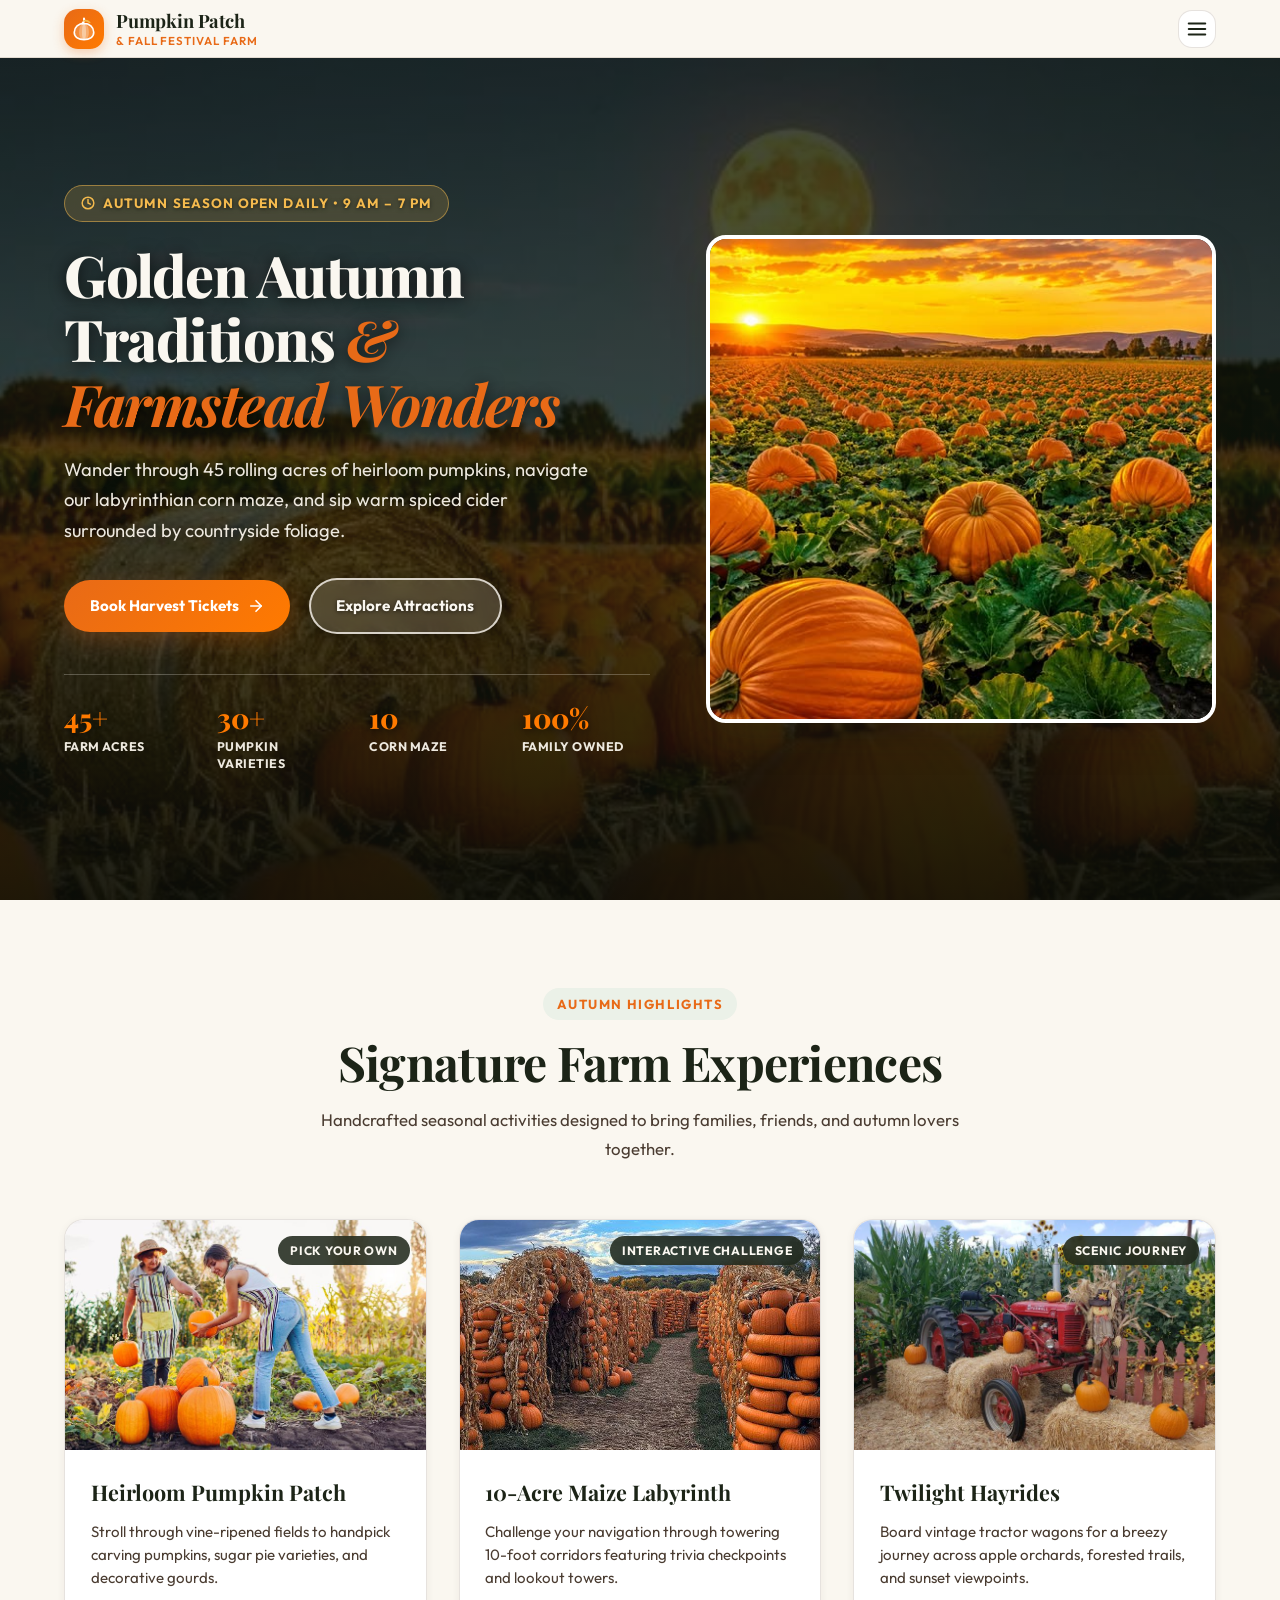
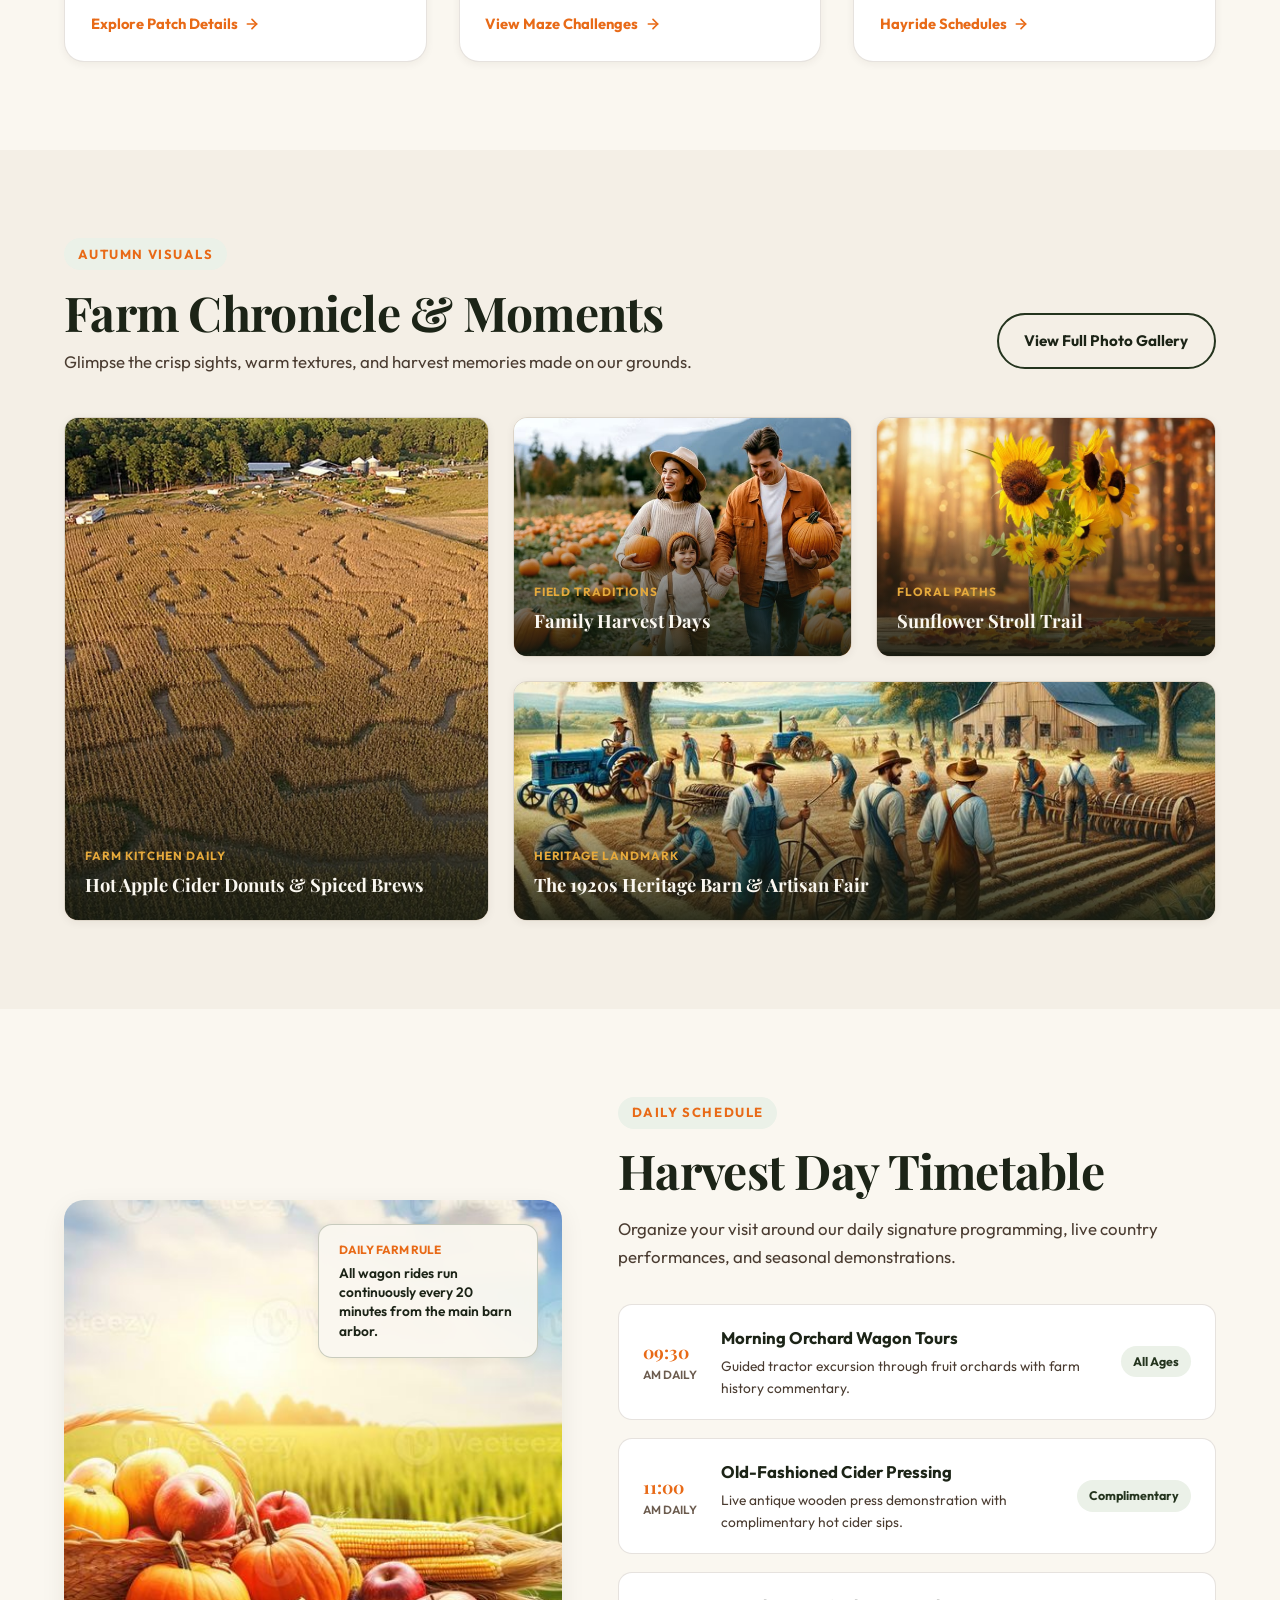
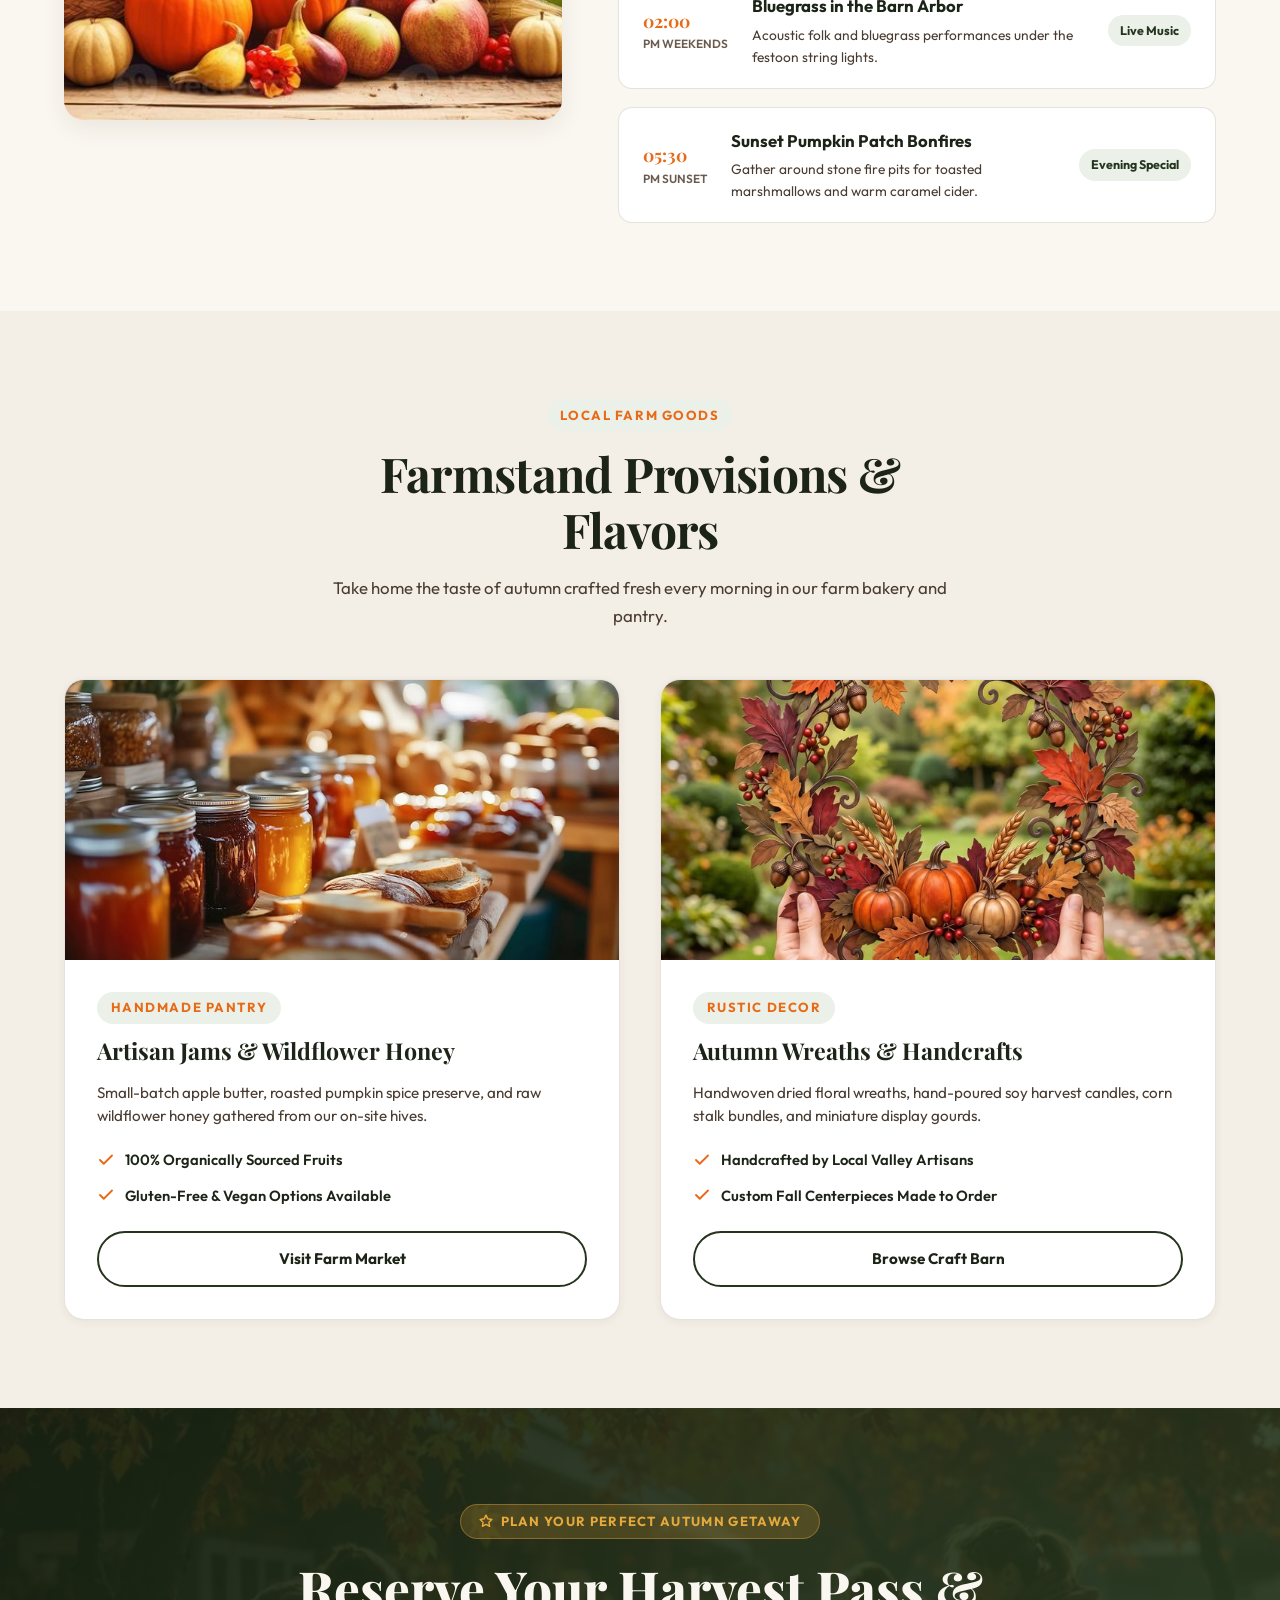
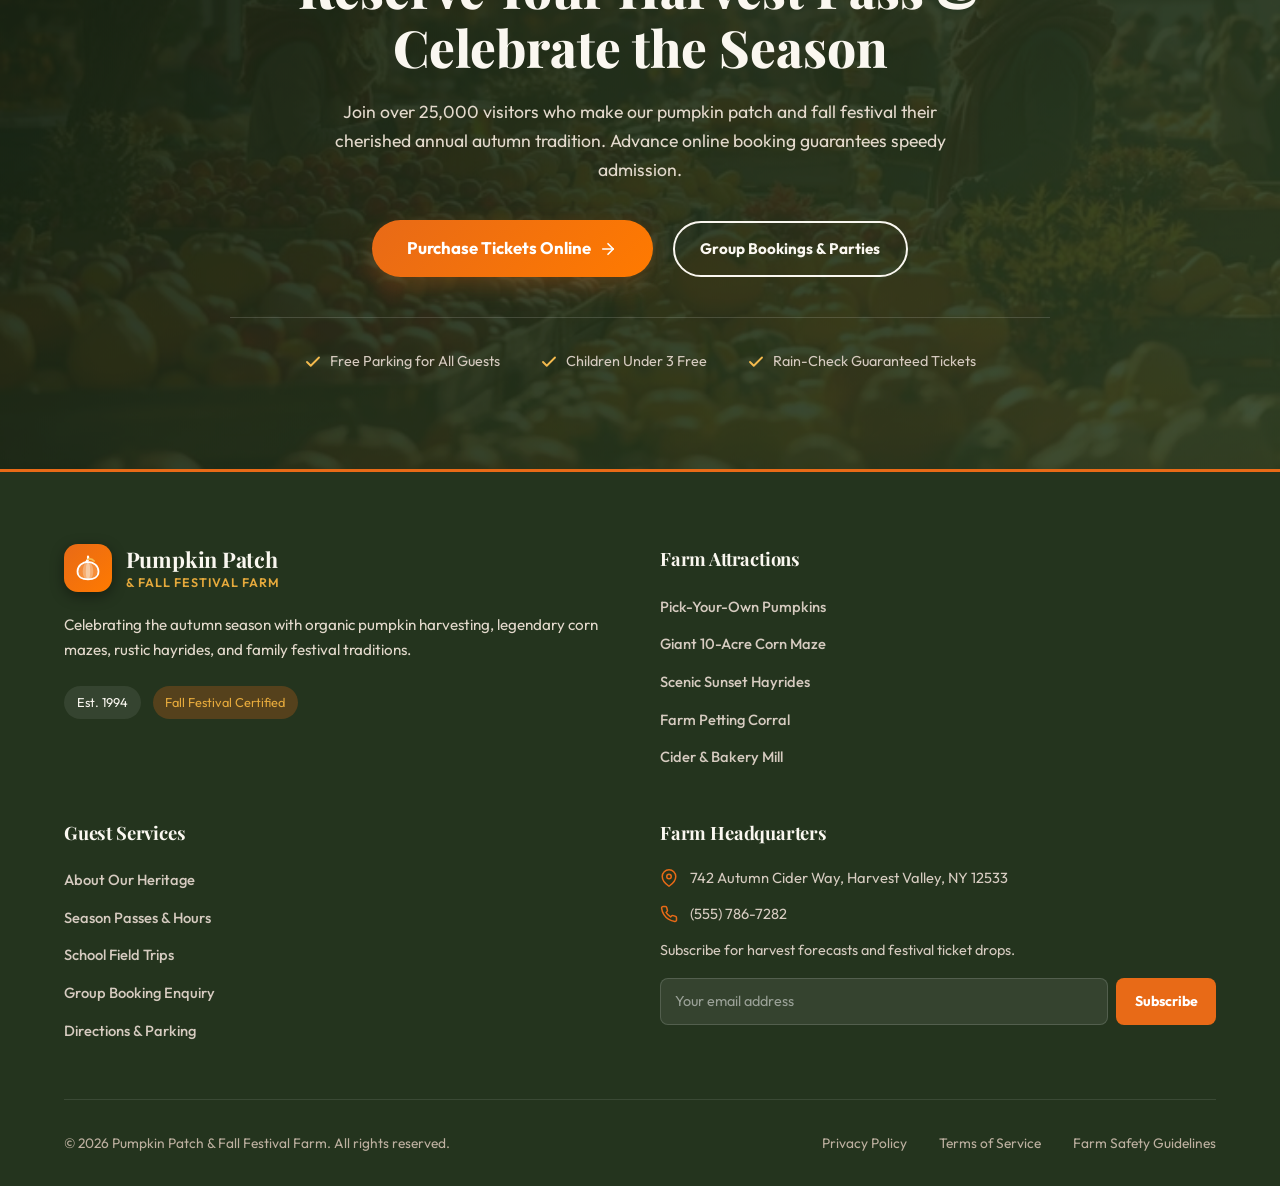
<file: index.html>
<!DOCTYPE html>
<html lang="en" dir="ltr">

<head>
  <meta charset="UTF-8">
  <meta name="viewport" content="width=device-width, initial-scale=1.0">
  <title>Pumpkin Patch &amp; Fall Festival Farm | Autumn Harvest &amp; Family Traditions</title>
  <meta name="description"
    content="Experience authentic autumn traditions with pick-your-own pumpkin fields, 10-acre corn maze, scenic sunset hayrides, and farmstand cider bakery.">

  <link rel="icon" type="image/svg+xml" href="assets/images/favicon.svg">
  <link rel="apple-touch-icon" href="assets/images/favicon.svg">

  <link rel="stylesheet" href="assets/css/style.css">
  <link rel="stylesheet" href="assets/css/responsive.css">
</head>

<body>

  <!-- Preloader -->
  <div class="page-loader" aria-hidden="true">
    <div class="loader-pumpkin-spinner">
      <svg viewBox="0 0 48 48" fill="none" xmlns="http://www.w3.org/2000/svg">
        <path d="M24 6V12" stroke="#34482B" stroke-width="3" stroke-linecap="round" />
        <path d="M28 8C31 7 34 8 36 10" stroke="#34482B" stroke-width="2.5" stroke-linecap="round" />
        <ellipse cx="24" cy="28" rx="18" ry="15" fill="#E86A17" />
        <ellipse cx="24" cy="28" rx="10" ry="15" fill="#FF7A00" />
        <ellipse cx="24" cy="28" rx="4" ry="15" fill="#F4BA4E" />
      </svg>
    </div>
    <div class="loader-text">Pumpkin Patch &amp; Fall Farm</div>
  </div>

  <!-- Fixed Header (Desktop Single-Line & Mobile System) -->
  <header class="site-header" id="main-header">
    <div class="container header-container">

      <a href="index.html" class="brand-logo-link" aria-label="Pumpkin Patch and Fall Festival Farm Home">
        <div class="brand-icon-wrapper" aria-hidden="true">
          <svg width="26" height="26" viewBox="0 0 32 32" fill="none" xmlns="http://www.w3.org/2000/svg">
            <path d="M16 3C16 3 17 7 14 9" stroke="#FFFFFF" stroke-width="2.5" stroke-linecap="round" />
            <path d="M16 6C19 5 22 7 23 8" stroke="#F4BA4E" stroke-width="2" stroke-linecap="round" />
            <path d="M16 9C9.37 9 4 13.92 4 20C4 26.08 9.37 29 16 29C22.63 29 28 26.08 28 20C28 13.92 22.63 9 16 9Z"
              fill="#FAF7F0" fill-opacity="0.2" />
            <path d="M16 9C12.5 9 10 13.92 10 20C10 26.08 12.5 29 16 29C19.5 29 22 26.08 22 20C22 13.92 19.5 9 16 9Z"
              fill="#FAF7F0" fill-opacity="0.3" />
            <path
              d="M16 9C14.5 9 13.5 13.92 13.5 20C13.5 26.08 14.5 29 16 29C17.5 29 18.5 26.08 18.5 20C18.5 13.92 17.5 9 16 9Z"
              fill="#FAF7F0" fill-opacity="0.4" />
            <path d="M16 9C9.37 9 4 13.92 4 20C4 26.08 9.37 29 16 29C22.63 29 28 26.08 28 20C28 13.92 22.63 9 16 9Z"
              stroke="#FFFFFF" stroke-width="2" />
          </svg>
        </div>
        <div class="brand-text-group">
          <span class="brand-name">Pumpkin Patch</span>
          <span class="brand-subtext">&amp; Fall Festival Farm</span>
        </div>
      </a>

      <!-- Exactly 6 Nav Items (Open Navigation Redesign) -->
      <nav class="desktop-nav" aria-label="Main Navigation">
        <ul class="nav-list">
          <li class="nav-item has-dropdown">
            <button type="button" class="dropdown-toggle active" aria-expanded="false" aria-haspopup="true"
              id="homeDropdownBtn">
              <span class="nav-active-dot"></span>
              <span>Home</span>
              <svg class="dropdown-arrow" viewBox="0 0 24 24" fill="none" stroke="currentColor" stroke-width="2.2"
                stroke-linecap="round" stroke-linejoin="round" aria-hidden="true">
                <polyline points="6 9 12 15 18 9"></polyline>
              </svg>
            </button>
            <div class="dropdown-menu" aria-labelledby="homeDropdownBtn">
              <a href="index.html" class="dropdown-item active">
                <span>Home 1 (Harvest Edition)</span>
              </a>
              <a href="home-2.html" class="dropdown-item">
                <span>Home 2 (Festival Fair)</span>
              </a>
            </div>
          </li>
          <li class="nav-item"><a href="about.html" class="nav-link"><span class="nav-active-dot"></span><span>About
                Us</span></a></li>
          <li class="nav-item"><a href="attractions.html" class="nav-link"><span
                class="nav-active-dot"></span><span>Attractions</span></a></li>
          <li class="nav-item"><a href="tickets.html" class="nav-link"><span class="nav-active-dot"></span><span>Tickets
                &amp; Hours</span></a></li>
          <li class="nav-item"><a href="field-trips.html" class="nav-link"><span
                class="nav-active-dot"></span><span>School Field Trips</span></a></li>
          <li class="nav-item"><a href="contact.html" class="nav-link"><span
                class="nav-active-dot"></span><span>Contact</span></a></li>
        </ul>
      </nav>

      <!-- Utilities -->
      <div class="header-actions">
        <button type="button" class="control-btn rtl-toggle-btn" aria-label="Toggle text direction"
          title="Toggle RTL / LTR">RTL</button>
        <button type="button" class="control-btn theme-toggle-btn" aria-label="Toggle dark mode" title="Toggle Theme">
          <svg width="18" height="18" viewBox="0 0 24 24" fill="none" stroke="currentColor" stroke-width="2"
            stroke-linecap="round" stroke-linejoin="round" aria-hidden="true">
            <path d="M21 12.79A9 9 0 1 1 11.21 3 7 7 0 0 0 21 12.79z"></path>
          </svg>
        </button>
        <!-- Primary Header CTA: Get Tickets -->
        <a href="tickets.html" class="btn-header-cta header-desktop-cta" aria-label="Get Festival Admission Tickets">
          <svg width="16" height="16" viewBox="0 0 24 24" fill="none" stroke="currentColor" stroke-width="2.2"
            stroke-linecap="round" stroke-linejoin="round" aria-hidden="true">
            <path
              d="M2 9a3 3 0 0 1 0 6v2a2 2 0 0 0 2 2h16a2 2 0 0 0 2-2v-2a3 3 0 0 1 0-6V7a2 2 0 0 0-2-2H4a2 2 0 0 0-2 2z">
            </path>
            <path d="M13 5v2"></path>
            <path d="M13 17v2"></path>
            <path d="M13 11v2"></path>
          </svg>
          <span>Get Tickets</span>
        </a>
        <button type="button" class="mobile-toggle-btn" aria-label="Open navigation menu" aria-expanded="false"
          aria-controls="mobileDrawer">
          <svg width="22" height="22" viewBox="0 0 24 24" fill="none" stroke="currentColor" stroke-width="2.2"
            stroke-linecap="round" stroke-linejoin="round" aria-hidden="true">
            <line x1="3" y1="6" x2="21" y2="6"></line>
            <line x1="3" y1="12" x2="21" y2="12"></line>
            <line x1="3" y1="18" x2="21" y2="18"></line>
          </svg>
        </button>
      </div>

    </div>
  </header>

  <!-- Mobile & Tablet Navigation Drawer -->
  <div class="mobile-nav-backdrop" aria-hidden="true"></div>
  <aside class="mobile-nav-drawer" id="mobileDrawer" aria-label="Mobile Navigation">
    <div>
      <div class="mobile-drawer-header">
        <a href="index.html" class="brand-logo-link" aria-label="Pumpkin Patch and Fall Festival Farm Home">
          <div class="brand-icon-wrapper" aria-hidden="true">
            <svg width="24" height="24" viewBox="0 0 32 32" fill="none" xmlns="http://www.w3.org/2000/svg">
              <path d="M16 3C16 3 17 7 14 9" stroke="#FFFFFF" stroke-width="2.5" stroke-linecap="round" />
              <path d="M16 6C19 5 22 7 23 8" stroke="#F4BA4E" stroke-width="2" stroke-linecap="round" />
              <path d="M16 9C9.37 9 4 13.92 4 20C4 26.08 9.37 29 16 29C22.63 29 28 26.08 28 20C28 13.92 22.63 9 16 9Z"
                fill="#FAF7F0" fill-opacity="0.2" />
              <path d="M16 9C12.5 9 10 13.92 10 20C10 26.08 12.5 29 16 29C19.5 29 22 26.08 22 20C22 13.92 19.5 9 16 9Z"
                fill="#FAF7F0" fill-opacity="0.3" />
              <path
                d="M16 9C14.5 9 13.5 13.92 13.5 20C13.5 26.08 14.5 29 16 29C17.5 29 18.5 26.08 18.5 20C18.5 13.92 17.5 9 16 9Z"
                fill="#FAF7F0" fill-opacity="0.4" />
              <path d="M16 9C9.37 9 4 13.92 4 20C4 26.08 9.37 29 16 29C22.63 29 28 26.08 28 20C28 13.92 22.63 9 16 9Z"
                stroke="#FFFFFF" stroke-width="2" />
            </svg>
          </div>
          <div class="brand-text-group">
            <span class="brand-name">Pumpkin Patch</span>
            <span class="brand-subtext">&amp; Fall Festival Farm</span>
          </div>
        </a>
        <button type="button" class="mobile-close-btn" aria-label="Close navigation menu">
          <svg width="20" height="20" viewBox="0 0 24 24" fill="none" stroke="currentColor" stroke-width="2.2"
            stroke-linecap="round" stroke-linejoin="round" aria-hidden="true">
            <line x1="18" y1="6" x2="6" y2="18"></line>
            <line x1="6" y1="6" x2="18" y2="18"></line>
          </svg>
        </button>
      </div>

      <nav class="mobile-nav-list">
        <div class="mobile-nav-item">
          <button type="button" class="mobile-accordion-btn active" aria-expanded="true">
            <span>Home</span>
            <svg width="18" height="18" viewBox="0 0 24 24" fill="none" stroke="currentColor" stroke-width="2.2"
              stroke-linecap="round" stroke-linejoin="round" aria-hidden="true" style="transform: rotate(180deg);">
              <polyline points="6 9 12 15 18 9"></polyline>
            </svg>
          </button>
          <div class="mobile-accordion-content show">
            <a href="index.html" class="mobile-sub-link active">Home 1 (Harvest Edition)</a>
            <a href="home-2.html" class="mobile-sub-link">Home 2 (Festival Fair)</a>
          </div>
        </div>
        <a href="about.html" class="mobile-nav-link">About Us</a>
        <a href="attractions.html" class="mobile-nav-link">Attractions</a>
        <a href="tickets.html" class="mobile-nav-link">Tickets &amp; Hours</a>
        <a href="field-trips.html" class="mobile-nav-link">School Field Trips</a>
        <a href="contact.html" class="mobile-nav-link">Contact</a>
      </nav>
    </div>

    <div class="mobile-drawer-footer">
      <div class="mobile-drawer-utilities">
        <span class="drawer-util-label">Settings &amp; Theme</span>
        <div class="drawer-util-buttons">
          <button type="button" class="control-btn rtl-toggle-btn" aria-label="Toggle text direction" title="Toggle RTL / LTR">RTL</button>
          <button type="button" class="control-btn theme-toggle-btn" aria-label="Toggle dark mode" title="Toggle Theme">
            <svg width="18" height="18" viewBox="0 0 24 24" fill="none" stroke="currentColor" stroke-width="2" stroke-linecap="round" stroke-linejoin="round" aria-hidden="true">
              <path d="M21 12.79A9 9 0 1 1 11.21 3 7 7 0 0 0 21 12.79z"></path>
            </svg>
          </button>
        </div>
      </div>
      <a href="tickets.html" class="mobile-drawer-cta" aria-label="Get Festival Admission Tickets">
        <svg width="18" height="18" viewBox="0 0 24 24" fill="none" stroke="currentColor" stroke-width="2.2"
          stroke-linecap="round" stroke-linejoin="round" aria-hidden="true">
          <path d="M2 9a3 3 0 0 1 0 6v2a2 2 0 0 0 2 2h16a2 2 0 0 0 2-2v-2a3 3 0 0 1 0-6V7a2 2 0 0 0-2-2H4a2 2 0 0 0-2 2z"></path>
          <path d="M13 5v2"></path>
          <path d="M13 17v2"></path>
          <path d="M13 11v2"></path>
        </svg>
        <span>Get Tickets</span>
      </a>
    </div>
  </aside>

  <!-- MAIN CONTENT: EXACTLY 6 MAIN CONTENT SECTIONS -->
  <main class="site-main">

    <!-- SECTION 1: EDITORIAL HERO EXPERIENCE (RELEVANT BACKGROUND IMAGE WITH OVERLAID TEXT) -->
    <section class="hero-section" id="hero">
      <div class="hero-bg-overlay" aria-hidden="true">
        <img src="assets/images/hero/p47.jpg" alt="Golden autumn pumpkin patch at harvest" class="hero-bg-img"
          width="1600" height="900" loading="eager">
      </div>
      <div class="container">
        <div class="hero-grid">

          <div class="hero-content">
            <div class="hero-eyebrow">
              <svg width="14" height="14" viewBox="0 0 24 24" fill="none" stroke="currentColor" stroke-width="2.5"
                stroke-linecap="round" stroke-linejoin="round" aria-hidden="true">
                <circle cx="12" cy="12" r="10"></circle>
                <polyline points="12 6 12 12 16 14"></polyline>
              </svg>
              <span>Autumn Season Open Daily &bull; 9 AM – 7 PM</span>
            </div>

            <h1 class="hero-title">
              Golden Autumn Traditions <span class="title-accent">&amp; Farmstead Wonders</span>
            </h1>

            <p class="hero-lead">
              Wander through 45 rolling acres of heirloom pumpkins, navigate our labyrinthian corn maze, and sip warm
              spiced cider surrounded by countryside foliage.
            </p>

            <div class="hero-actions">
              <a href="tickets.html" class="btn-primary">
                <span>Book Harvest Tickets</span>
                <svg width="18" height="18" viewBox="0 0 24 24" fill="none" stroke="currentColor" stroke-width="2.2"
                  stroke-linecap="round" stroke-linejoin="round" aria-hidden="true">
                  <line x1="5" y1="12" x2="19" y2="12"></line>
                  <polyline points="12 5 19 12 12 19"></polyline>
                </svg>
              </a>
              <a href="attractions.html" class="btn-secondary hero-btn-secondary">Explore Attractions</a>
            </div>

            <div class="hero-stats-row">
              <div class="hero-stat-item">
                <span class="hero-stat-number">45+</span>
                <span class="hero-stat-label">Farm Acres</span>
              </div>
              <div class="hero-stat-item">
                <span class="hero-stat-number">30+</span>
                <span class="hero-stat-label">Pumpkin Varieties</span>
              </div>
              <div class="hero-stat-item">
                <span class="hero-stat-number">10</span>
                <span class="hero-stat-label">Corn Maze</span>
              </div>
              <div class="hero-stat-item">
                <span class="hero-stat-number">100%</span>
                <span class="hero-stat-label">Family Owned</span>
              </div>
            </div>
          </div>

          <div class="hero-visual-wrapper">
            <div class="hero-main-img-box">
              <img src="assets/images/hero/p1.jpg"
                alt="Expansive sunlit autumn pumpkin patch with vivid orange pumpkins" class="hero-main-img"
                width="1200" height="800" loading="eager">
            </div>

          </div>

        </div>
      </div>
    </section>

    <!-- SECTION 2: SIGNATURE EXPERIENCES (STRICTLY EVEN CARDS) -->
    <section class="sig-section" id="experiences">
      <div class="container">

        <div class="section-header-centered">
          <span class="section-eyebrow">Autumn Highlights</span>
          <h2 class="section-heading">Signature Farm Experiences</h2>
          <p class="section-desc" style="margin: 0 auto;">
            Handcrafted seasonal activities designed to bring families, friends, and autumn lovers together.
          </p>
        </div>

        <div class="sig-cards-grid">

          <!-- Card 1 -->
          <article class="sig-card">
            <div>
              <div class="sig-img-box">
                <img src="assets/images/sections/p2.jpg" alt="Guest selecting carving pumpkins in the farm field"
                  class="sig-img" width="800" height="530" loading="lazy">
                <span class="sig-pill-badge">Pick Your Own</span>
              </div>
              <div class="sig-body">
                <div>
                  <h3 class="sig-title">Heirloom Pumpkin Patch</h3>
                  <p class="sig-text">
                    Stroll through vine-ripened fields to handpick carving pumpkins, sugar pie varieties, and decorative
                    gourds.
                  </p>
                </div>
                <a href="attractions.html" class="sig-link" aria-label="Learn more about Heirloom Pumpkin Patch">
                  <span>Explore Patch Details</span>
                  <svg width="16" height="16" viewBox="0 0 24 24" fill="none" stroke="currentColor" stroke-width="2.5"
                    stroke-linecap="round" stroke-linejoin="round" aria-hidden="true">
                    <line x1="5" y1="12" x2="19" y2="12"></line>
                    <polyline points="12 5 19 12 12 19"></polyline>
                  </svg>
                </a>
              </div>
            </div>
          </article>

          <!-- Card 2 -->
          <article class="sig-card">
            <div>
              <div class="sig-img-box">
                <img src="assets/images/sections/p3.jpg" alt="Aerial view of towering autumn corn maze pathways"
                  class="sig-img" width="800" height="530" loading="lazy">
                <span class="sig-pill-badge">Interactive Challenge</span>
              </div>
              <div class="sig-body">
                <div>
                  <h3 class="sig-title">10-Acre Maize Labyrinth</h3>
                  <p class="sig-text">
                    Challenge your navigation through towering 10-foot corridors featuring trivia checkpoints
                    and lookout towers.
                  </p>
                </div>
                <a href="attractions.html" class="sig-link" aria-label="Learn more about 10-Acre Maize Labyrinth">
                  <span>View Maze Challenges</span>
                  <svg width="16" height="16" viewBox="0 0 24 24" fill="none" stroke="currentColor" stroke-width="2.5"
                    stroke-linecap="round" stroke-linejoin="round" aria-hidden="true">
                    <line x1="5" y1="12" x2="19" y2="12"></line>
                    <polyline points="12 5 19 12 12 19"></polyline>
                  </svg>
                </a>
              </div>
            </div>
          </article>

          <!-- Card 3 -->
          <article class="sig-card">
            <div>
              <div class="sig-img-box">
                <img src="assets/images/sections/p4.jpg" alt="Rustic tractor wagon on scenic autumn country farm ride"
                  class="sig-img" width="800" height="530" loading="lazy">
                <span class="sig-pill-badge">Scenic Journey</span>
              </div>
              <div class="sig-body">
                <div>
                  <h3 class="sig-title">Twilight Hayrides</h3>
                  <p class="sig-text">
                    Board vintage tractor wagons for a breezy journey across apple orchards, forested trails, and sunset
                    viewpoints.
                  </p>
                </div>
                <a href="attractions.html" class="sig-link" aria-label="Learn more about Twilight Orchard Hayrides">
                  <span>Hayride Schedules</span>
                  <svg width="16" height="16" viewBox="0 0 24 24" fill="none" stroke="currentColor" stroke-width="2.5"
                    stroke-linecap="round" stroke-linejoin="round" aria-hidden="true">
                    <line x1="5" y1="12" x2="19" y2="12"></line>
                    <polyline points="12 5 19 12 12 19"></polyline>
                  </svg>
                </a>
              </div>
            </div>
          </article>

        </div>

      </div>
    </section>

    <!-- SECTION 3: VISUAL FARM CHRONICLE (EDITORIAL ASYMMETRIC MOSAIC) -->
    <section class="chronicle-section" id="chronicle">
      <div class="container">

        <div style="display:flex; justify-content:space-between; align-items:flex-end; flex-wrap:wrap; gap:1.5rem;">
          <div>
            <span class="section-eyebrow">Autumn Visuals</span>
            <h2 class="section-heading" style="margin-bottom:0.5rem;">Farm Chronicle &amp; Moments</h2>
            <p class="section-desc">Glimpse the crisp sights, warm textures, and harvest memories made on our grounds.
            </p>
          </div>
          <a href="attractions.html" class="btn-secondary" style="margin-bottom:0.5rem;">View Full Photo Gallery</a>
        </div>

        <div class="mosaic-grid">

          <div class="mosaic-box mosaic-box-large">
            <img src="assets/images/gallery/p5.jpg" alt="Freshly baked spiced apple cider donuts with sugar crystals"
              class="mosaic-img" width="800" height="800" loading="lazy">
            <div class="mosaic-overlay">
              <span class="mosaic-tag">Farm Kitchen Daily</span>
              <h3 class="mosaic-title">Hot Apple Cider Donuts &amp; Spiced Brews</h3>
            </div>
          </div>

          <div class="mosaic-box">
            <img src="assets/images/gallery/p6.jpg" alt="Family harvesting big heirloom pumpkins together"
              class="mosaic-img" width="800" height="530" loading="lazy">
            <div class="mosaic-overlay">
              <span class="mosaic-tag">Field Traditions</span>
              <h3 class="mosaic-title">Family Harvest Days</h3>
            </div>
          </div>

          <div class="mosaic-box">
            <img src="assets/images/gallery/p7.jpg" alt="Golden blooming sunflowers in autumn field" class="mosaic-img"
              width="800" height="530" loading="lazy">
            <div class="mosaic-overlay">
              <span class="mosaic-tag">Floral Paths</span>
              <h3 class="mosaic-title">Sunflower Stroll Trail</h3>
            </div>
          </div>

          <div class="mosaic-box" style="grid-column: 2 / 4;">
            <img src="assets/images/gallery/p8.jpg" alt="Historic red timber farm barn surrounded by fall foliage"
              class="mosaic-img" width="800" height="400" loading="lazy">
            <div class="mosaic-overlay">
              <span class="mosaic-tag">Heritage Landmark</span>
              <h3 class="mosaic-title">The 1920s Heritage Barn &amp; Artisan Fair</h3>
            </div>
          </div>

        </div>

      </div>
    </section>

    <!-- SECTION 4: HARVEST TIMETABLE & DAILY FARM HIGHLIGHTS -->
    <section class="timetable-section" id="timetable">
      <div class="container">

        <div class="timetable-grid">

          <div class="timetable-media">
            <img src="assets/images/sections/p9.jpg" alt="Orchard harvesting apples and preparing fresh cider"
              class="timetable-img" width="800" height="1000" loading="lazy">
            <div class="timetable-quote-badge">
              <span
                style="font-size:0.74rem; font-weight:700; text-transform:uppercase; color:var(--color-pumpkin); display:block; margin-bottom:0.25rem;">Daily
                Farm Rule</span>
              <p style="font-size:0.86rem; color:var(--text-primary); font-weight:600; line-height:1.4;">
                All wagon rides run continuously every 20 minutes from the main barn arbor.
              </p>
            </div>
          </div>

          <div>
            <span class="section-eyebrow">Daily Schedule</span>
            <h2 class="section-heading">Harvest Day Timetable</h2>
            <p class="section-desc">
              Organize your visit around our daily signature programming, live country performances, and seasonal
              demonstrations.
            </p>

            <div class="timetable-list">

              <div class="timetable-row">
                <div class="timetable-time-box">
                  <span class="timetable-time">09:30</span>
                  <span class="timetable-period">AM Daily</span>
                </div>
                <div class="timetable-details">
                  <h3 class="timetable-name">Morning Orchard Wagon Tours</h3>
                  <p class="timetable-sub">Guided tractor excursion through fruit orchards with farm history commentary.
                  </p>
                </div>
                <span class="timetable-badge">All Ages</span>
              </div>

              <div class="timetable-row">
                <div class="timetable-time-box">
                  <span class="timetable-time">11:00</span>
                  <span class="timetable-period">AM Daily</span>
                </div>
                <div class="timetable-details">
                  <h3 class="timetable-name">Old-Fashioned Cider Pressing</h3>
                  <p class="timetable-sub">Live antique wooden press demonstration with complimentary hot cider sips.
                  </p>
                </div>
                <span class="timetable-badge">Complimentary</span>
              </div>

              <div class="timetable-row">
                <div class="timetable-time-box">
                  <span class="timetable-time">02:00</span>
                  <span class="timetable-period">PM Weekends</span>
                </div>
                <div class="timetable-details">
                  <h3 class="timetable-name">Bluegrass in the Barn Arbor</h3>
                  <p class="timetable-sub">Acoustic folk and bluegrass performances under the festoon string lights.</p>
                </div>
                <span class="timetable-badge">Live Music</span>
              </div>

              <div class="timetable-row">
                <div class="timetable-time-box">
                  <span class="timetable-time">05:30</span>
                  <span class="timetable-period">PM Sunset</span>
                </div>
                <div class="timetable-details">
                  <h3 class="timetable-name">Sunset Pumpkin Patch Bonfires</h3>
                  <p class="timetable-sub">Gather around stone fire pits for toasted marshmallows and warm caramel
                    cider.</p>
                </div>
                <span class="timetable-badge">Evening Special</span>
              </div>

            </div>
          </div>

        </div>

      </div>
    </section>

    <!-- SECTION 5: FARMSTAND PROVISIONS & FALL FLAVORS -->
    <section class="provisions-section" id="provisions">
      <div class="container">

        <div class="section-header-centered" style="margin-bottom: 3rem;">
          <span class="section-eyebrow">Local Farm Goods</span>
          <h2 class="section-heading">Farmstand Provisions &amp; Flavors</h2>
          <p class="section-desc" style="margin: 0 auto;">
            Take home the taste of autumn crafted fresh every morning in our farm bakery and pantry.
          </p>
        </div>

        <div class="provisions-duo-grid">

          <div class="provisions-card">
            <div class="provisions-img-box">
              <img src="assets/images/sections/p10.jpg"
                alt="Artisan preserves, honey jars and harvest treats on rustic wooden display" class="provisions-img"
                width="800" height="530" loading="lazy">
            </div>
            <div class="provisions-body">
              <span class="section-eyebrow" style="margin-bottom:0.5rem;">Handmade Pantry</span>
              <h3
                style="font-family:var(--font-heading); font-size:1.45rem; color:var(--text-primary); margin-bottom:0.75rem;">
                Artisan Jams &amp; Wildflower Honey
              </h3>
              <p style="font-size:0.95rem; color:var(--text-secondary); line-height:1.55;">
                Small-batch apple butter, roasted pumpkin spice preserve, and raw wildflower honey gathered from our
                on-site hives.
              </p>
              <div class="provisions-checklist">
                <div class="provisions-item">
                  <svg class="provisions-check-icon" viewBox="0 0 24 24" fill="none" stroke="currentColor"
                    stroke-width="2.5" stroke-linecap="round" stroke-linejoin="round" aria-hidden="true">
                    <polyline points="20 6 9 17 4 12"></polyline>
                  </svg>
                  <span>100% Organically Sourced Fruits</span>
                </div>
                <div class="provisions-item">
                  <svg class="provisions-check-icon" viewBox="0 0 24 24" fill="none" stroke="currentColor"
                    stroke-width="2.5" stroke-linecap="round" stroke-linejoin="round" aria-hidden="true">
                    <polyline points="20 6 9 17 4 12"></polyline>
                  </svg>
                  <span>Gluten-Free &amp; Vegan Options Available</span>
                </div>
              </div>
              <a href="tickets.html" class="btn-secondary" style="width:100%; text-align:center;">Visit Farm Market</a>
            </div>
          </div>

          <div class="provisions-card">
            <div class="provisions-img-box">
              <img src="assets/images/sections/p11.jpg" alt="Handcrafted autumn wreaths and decorative gourds"
                class="provisions-img" width="800" height="530" loading="lazy">
            </div>
            <div class="provisions-body">
              <span class="section-eyebrow" style="margin-bottom:0.5rem;">Rustic Decor</span>
              <h3
                style="font-family:var(--font-heading); font-size:1.45rem; color:var(--text-primary); margin-bottom:0.75rem;">
                Autumn Wreaths &amp; Handcrafts
              </h3>
              <p style="font-size:0.95rem; color:var(--text-secondary); line-height:1.55;">
                Handwoven dried floral wreaths, hand-poured soy harvest candles, corn stalk bundles, and miniature
                display gourds.
              </p>
              <div class="provisions-checklist">
                <div class="provisions-item">
                  <svg class="provisions-check-icon" viewBox="0 0 24 24" fill="none" stroke="currentColor"
                    stroke-width="2.5" stroke-linecap="round" stroke-linejoin="round" aria-hidden="true">
                    <polyline points="20 6 9 17 4 12"></polyline>
                  </svg>
                  <span>Handcrafted by Local Valley Artisans</span>
                </div>
                <div class="provisions-item">
                  <svg class="provisions-check-icon" viewBox="0 0 24 24" fill="none" stroke="currentColor"
                    stroke-width="2.5" stroke-linecap="round" stroke-linejoin="round" aria-hidden="true">
                    <polyline points="20 6 9 17 4 12"></polyline>
                  </svg>
                  <span>Custom Fall Centerpieces Made to Order</span>
                </div>
              </div>
              <a href="tickets.html" class="btn-secondary" style="width:100%; text-align:center;">Browse Craft Barn</a>
            </div>
          </div>

        </div>

      </div>
    </section>

    <!-- SECTION 6: GRAND HARVEST CALL TO ACTION (MANDATORY FINAL CTA SECTION) -->
    <section class="grand-cta-section" id="booking-cta">
      <div class="grand-cta-bg-layer" aria-hidden="true"></div>
      <div class="container">
        <div class="grand-cta-inner">
          <div class="cta-eyebrow">
            <svg width="14" height="14" viewBox="0 0 24 24" fill="none" stroke="currentColor" stroke-width="2.5"
              stroke-linecap="round" stroke-linejoin="round" aria-hidden="true">
              <polygon
                points="12 2 15.09 8.26 22 9.27 17 14.14 18.18 21.02 12 17.77 5.82 21.02 7 14.14 2 9.27 8.91 8.26 12 2">
              </polygon>
            </svg>
            <span>Plan Your Perfect Autumn Getaway</span>
          </div>

          <h2 class="cta-headline">Reserve Your Harvest Pass &amp; Celebrate the Season</h2>
          <p class="cta-subtext">
            Join over 25,000 visitors who make our pumpkin patch and fall festival their cherished annual autumn
            tradition. Advance online booking guarantees speedy admission.
          </p>

          <div class="cta-actions">
            <a href="tickets.html" class="btn-primary" style="font-size:1.05rem; padding:0.95rem 2.2rem;">
              <span>Purchase Tickets Online</span>
              <svg width="18" height="18" viewBox="0 0 24 24" fill="none" stroke="currentColor" stroke-width="2.2"
                stroke-linecap="round" stroke-linejoin="round" aria-hidden="true">
                <line x1="5" y1="12" x2="19" y2="12"></line>
                <polyline points="12 5 19 12 12 19"></polyline>
              </svg>
            </a>
            <a href="contact.html" class="btn-secondary" style="color:#FAF7F0; border-color:#FAF7F0;">Group Bookings
              &amp; Parties</a>
          </div>

          <div class="cta-quick-perks">
            <div class="cta-perk-item">
              <svg width="18" height="18" viewBox="0 0 24 24" fill="none" stroke="#F4BA4E" stroke-width="2.5"
                stroke-linecap="round" stroke-linejoin="round" aria-hidden="true">
                <polyline points="20 6 9 17 4 12"></polyline>
              </svg>
              <span>Free Parking for All Guests</span>
            </div>
            <div class="cta-perk-item">
              <svg width="18" height="18" viewBox="0 0 24 24" fill="none" stroke="#F4BA4E" stroke-width="2.5"
                stroke-linecap="round" stroke-linejoin="round" aria-hidden="true">
                <polyline points="20 6 9 17 4 12"></polyline>
              </svg>
              <span>Children Under 3 Free</span>
            </div>
            <div class="cta-perk-item">
              <svg width="18" height="18" viewBox="0 0 24 24" fill="none" stroke="#F4BA4E" stroke-width="2.5"
                stroke-linecap="round" stroke-linejoin="round" aria-hidden="true">
                <polyline points="20 6 9 17 4 12"></polyline>
              </svg>
              <span>Rain-Check Guaranteed Tickets</span>
            </div>
          </div>

        </div>
      </div>
    </section>

  </main>

  <!-- Shared Autumn Footer -->
  <footer class="site-footer">
    <div class="container">
      <div class="footer-top-grid">

        <div>
          <a href="index.html" class="brand-logo-link" aria-label="Pumpkin Patch and Fall Festival Farm Home">
            <div class="brand-icon-wrapper" aria-hidden="true">
              <svg width="28" height="28" viewBox="0 0 32 32" fill="none" xmlns="http://www.w3.org/2000/svg">
                <path d="M16 3C16 3 17 7 14 9" stroke="#FFFFFF" stroke-width="2.5" stroke-linecap="round" />
                <path d="M16 6C19 5 22 7 23 8" stroke="#F4BA4E" stroke-width="2" stroke-linecap="round" />
                <path d="M16 9C9.37 9 4 13.92 4 20C4 26.08 9.37 29 16 29C22.63 29 28 26.08 28 20C28 13.92 22.63 9 16 9Z"
                  fill="#FAF7F0" fill-opacity="0.2" />
                <path
                  d="M16 9C12.5 9 10 13.92 10 20C10 26.08 12.5 29 16 29C19.5 29 22 26.08 22 20C22 13.92 19.5 9 16 9Z"
                  fill="#FAF7F0" fill-opacity="0.3" />
                <path
                  d="M16 9C14.5 9 13.5 13.92 13.5 20C13.5 26.08 14.5 29 16 29C17.5 29 18.5 26.08 18.5 20C18.5 13.92 17.5 9 16 9Z"
                  fill="#FAF7F0" fill-opacity="0.4" />
                <path d="M16 9C9.37 9 4 13.92 4 20C4 26.08 9.37 29 16 29C22.63 29 28 26.08 28 20C28 13.92 22.63 9 16 9Z"
                  stroke="#FFFFFF" stroke-width="2" />
              </svg>
            </div>
            <div class="brand-text-group">
              <span class="brand-name">Pumpkin Patch</span>
              <span class="brand-subtext">&amp; Fall Festival Farm</span>
            </div>
          </a>
          <p class="footer-brand-desc">
            Celebrating the autumn season with organic pumpkin harvesting, legendary corn mazes, rustic hayrides, and
            family festival traditions.
          </p>
          <div style="display:flex; gap:0.75rem;">
            <span
              style="padding:0.4rem 0.8rem; background:rgba(255,255,255,0.08); border-radius:9999px; font-size:0.8rem; color:#FAF7F0;">Est.
              1994</span>
            <span
              style="padding:0.4rem 0.8rem; background:rgba(232,106,23,0.25); border-radius:9999px; font-size:0.8rem; color:var(--color-mustard);">Fall
              Festival Certified</span>
          </div>
        </div>

        <div>
          <h2 class="footer-heading">Farm Attractions</h2>
          <ul class="footer-links-list">
            <li><a href="attractions.html" class="footer-link">Pick-Your-Own Pumpkins</a></li>
            <li><a href="attractions.html" class="footer-link">Giant 10-Acre Corn Maze</a></li>
            <li><a href="attractions.html" class="footer-link">Scenic Sunset Hayrides</a></li>
            <li><a href="attractions.html" class="footer-link">Farm Petting Corral</a></li>
            <li><a href="attractions.html" class="footer-link">Cider &amp; Bakery Mill</a></li>
          </ul>
        </div>

        <div>
          <h2 class="footer-heading">Guest Services</h2>
          <ul class="footer-links-list">
            <li><a href="about.html" class="footer-link">About Our Heritage</a></li>
            <li><a href="tickets.html" class="footer-link">Season Passes &amp; Hours</a></li>
            <li><a href="field-trips.html" class="footer-link">School Field Trips</a></li>
            <li><a href="contact.html" class="footer-link">Group Booking Enquiry</a></li>
            <li><a href="contact.html" class="footer-link">Directions &amp; Parking</a></li>
          </ul>
        </div>

        <div>
          <h2 class="footer-heading">Farm Headquarters</h2>
          <div class="footer-contact-item">
            <svg class="footer-contact-icon" viewBox="0 0 24 24" fill="none" stroke="currentColor" stroke-width="2"
              stroke-linecap="round" stroke-linejoin="round" aria-hidden="true">
              <path d="M21 10c0 7-9 13-9 13s-9-6-9-13a9 9 0 0 1 18 0z"></path>
              <circle cx="12" cy="10" r="3"></circle>
            </svg>
            <span>742 Autumn Cider Way, Harvest Valley, NY 12533</span>
          </div>
          <div class="footer-contact-item">
            <svg class="footer-contact-icon" viewBox="0 0 24 24" fill="none" stroke="currentColor" stroke-width="2"
              stroke-linecap="round" stroke-linejoin="round" aria-hidden="true">
              <path
                d="M22 16.92v3a2 2 0 0 1-2.18 2 19.79 19.79 0 0 1-8.63-3.07 19.5 19.5 0 0 1-6-6 19.79 19.79 0 0 1-3.07-8.67A2 2 0 0 1 4.11 2h3a2 2 0 0 1 2 1.72 12.84 12.84 0 0 0 .7 2.81 2 2 0 0 1-.45 2.11L8.09 9.91a16 16 0 0 0 6 6l1.27-1.27a2 2 0 0 1 2.11-.45 12.84 12.84 0 0 0 2.81.7A2 2 0 0 1 22 16.92z">
              </path>
            </svg>
            <span>(555) 786-7282</span>
          </div>
          <p class="footer-newsletter-text">Subscribe for harvest forecasts and festival ticket drops.</p>
          <form class="footer-newsletter-form"
            onsubmit="event.preventDefault(); alert('Subscribed to harvest alerts!');">
            <input type="email" class="footer-newsletter-input" placeholder="Your email address" required
              aria-label="Email for harvest newsletter">
            <button type="submit" class="footer-newsletter-btn">Subscribe</button>
          </form>
        </div>

      </div>

      <div class="footer-bottom">
        <div>
          &copy; 2026 Pumpkin Patch &amp; Fall Festival Farm. All rights reserved.
        </div>
        <div class="footer-bottom-links">
          <a href="#" class="footer-bottom-link">Privacy Policy</a>
          <a href="#" class="footer-bottom-link">Terms of Service</a>
          <a href="#" class="footer-bottom-link">Farm Safety Guidelines</a>
        </div>
      </div>
    </div>
  </footer>

  <!-- Scroll To Top -->
  <button type="button" class="scroll-top-btn" aria-label="Scroll back to top of page">
    <svg width="22" height="22" viewBox="0 0 24 24" fill="none" stroke="currentColor" stroke-width="2.5"
      stroke-linecap="round" stroke-linejoin="round" aria-hidden="true">
      <polyline points="18 15 12 9 6 15"></polyline>
    </svg>
  </button>

  <script src="assets/js/main.js"></script>
</body>

</html>
</file>
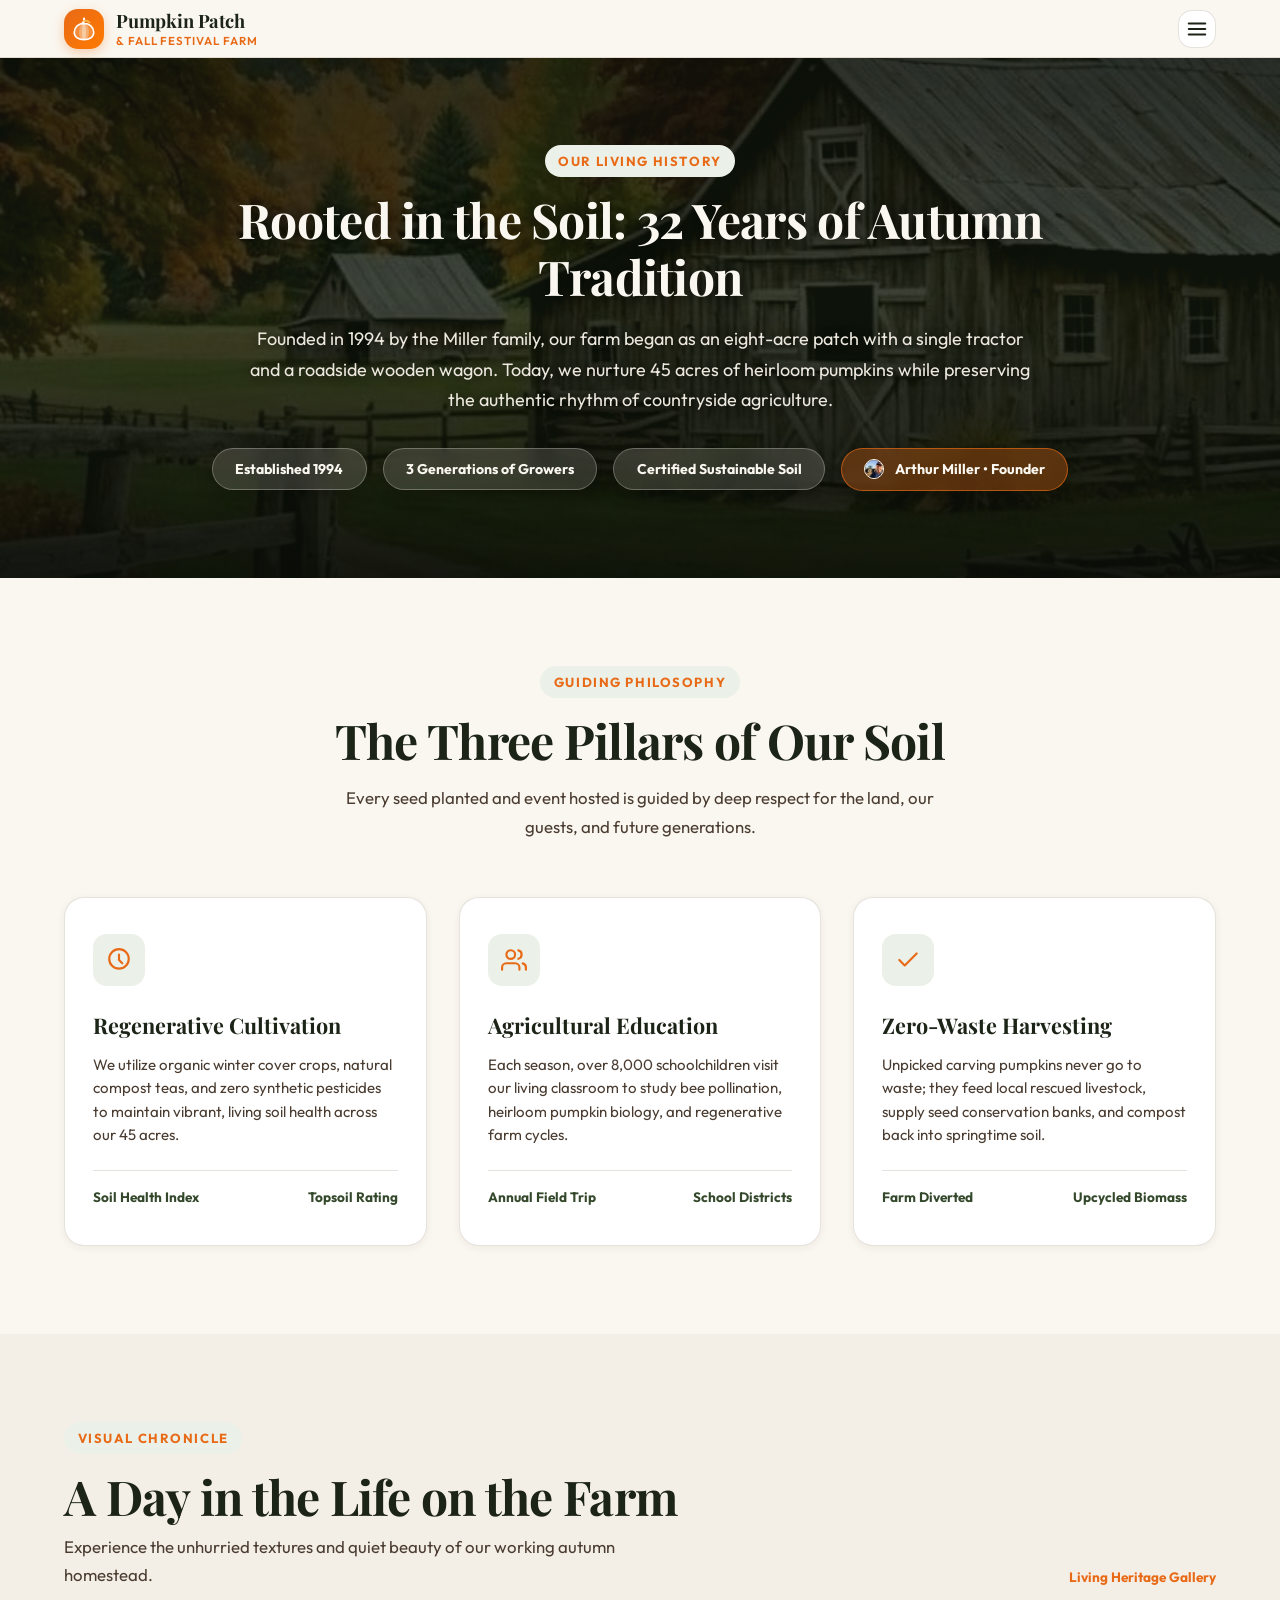
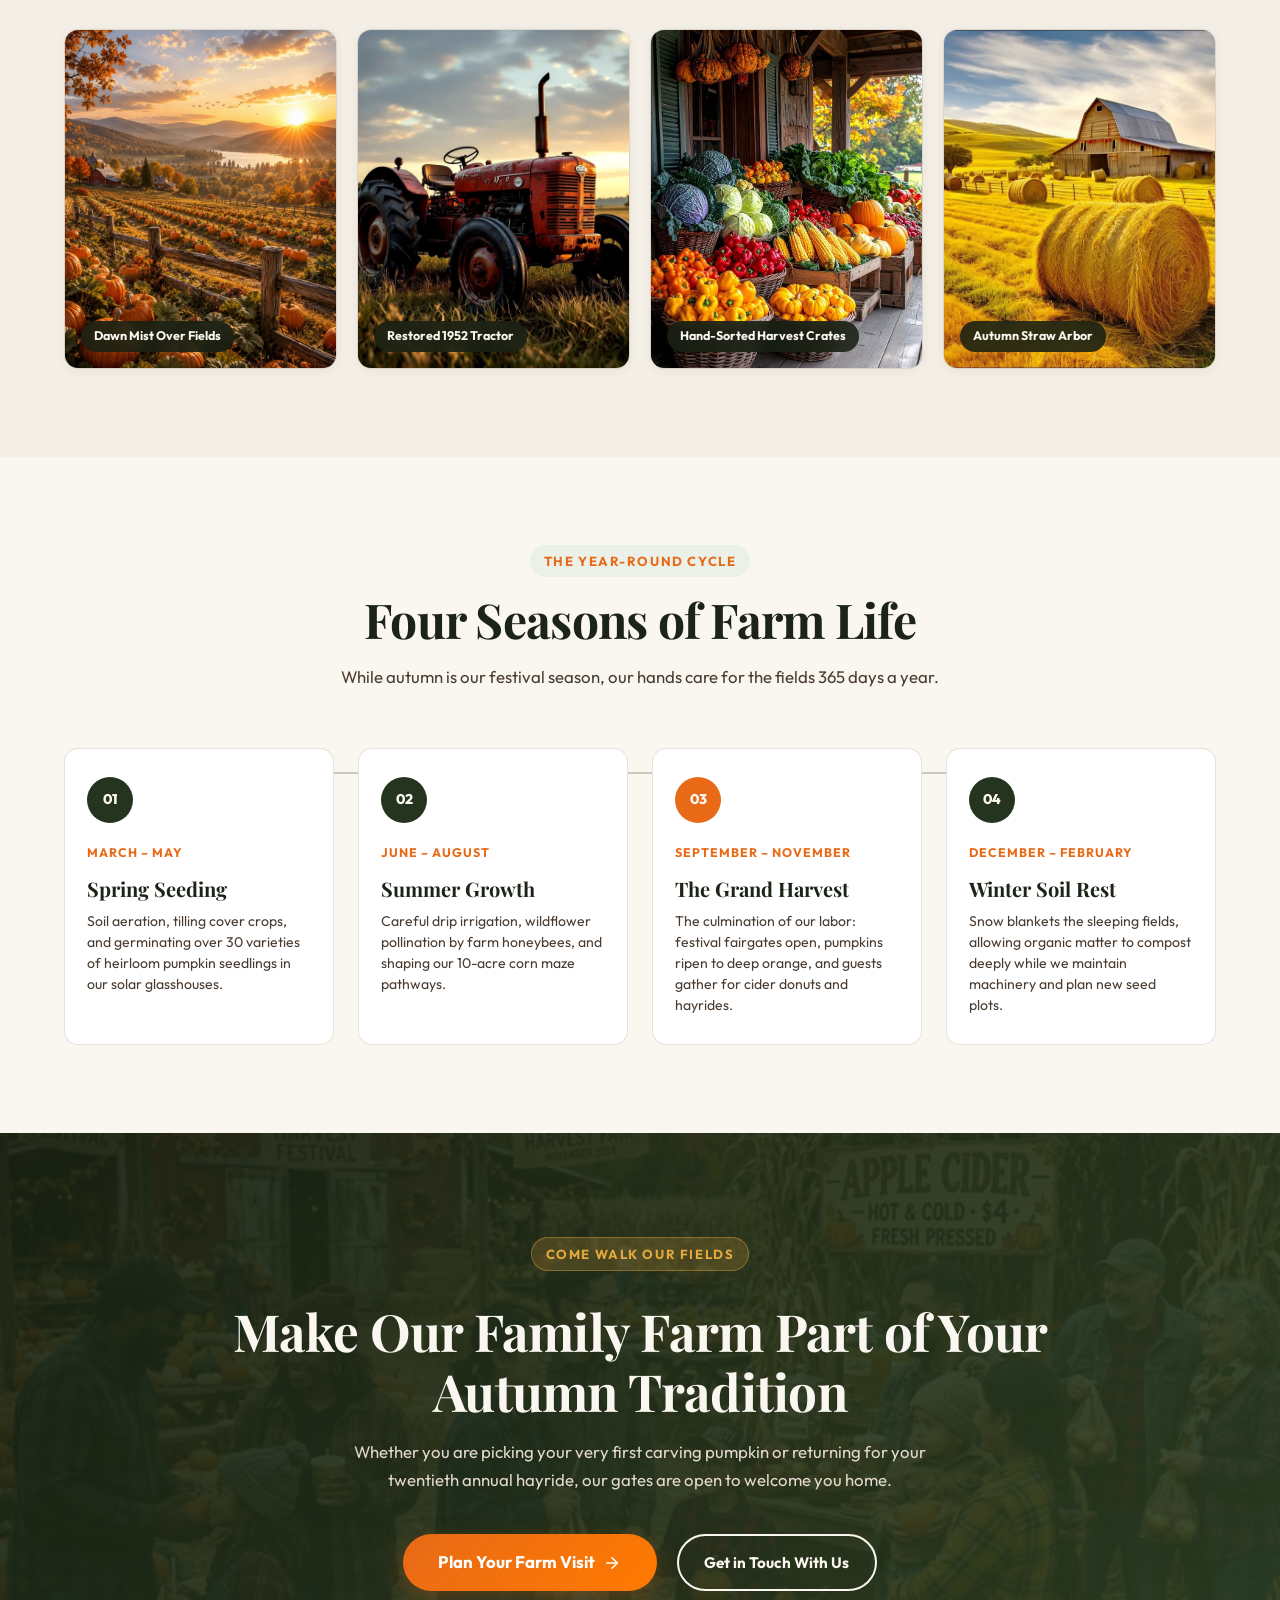
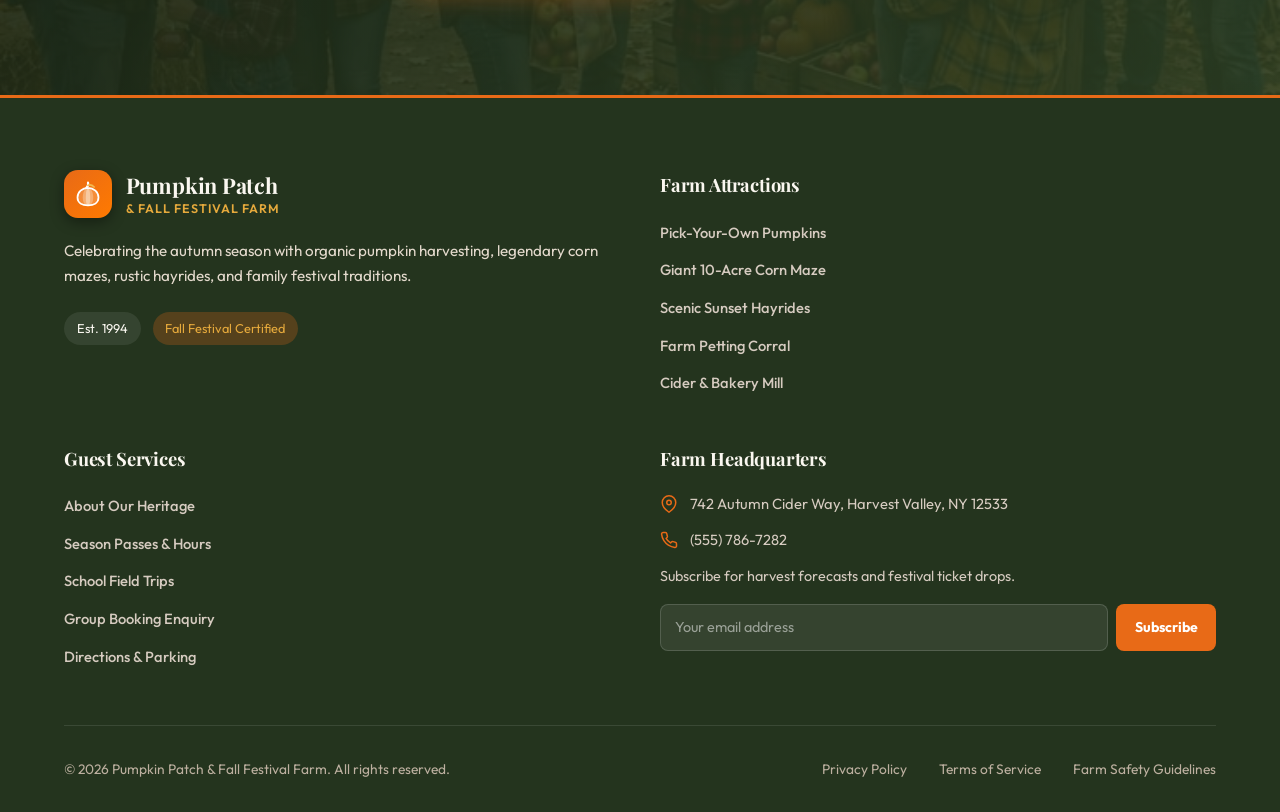
<file: about.html>
<!DOCTYPE html>
<html lang="en" dir="ltr">

<head>
  <meta charset="UTF-8">
  <meta name="viewport" content="width=device-width, initial-scale=1.0">
  <title>About Our Heritage &amp; Soil | Pumpkin Patch &amp; Fall Festival Farm</title>
  <meta name="description"
    content="Learn about our 32-year family farming heritage, organic soil stewardship, heirloom pumpkin varieties, and community educational traditions.">

  <link rel="icon" type="image/svg+xml" href="assets/images/favicon.svg">
  <link rel="apple-touch-icon" href="assets/images/favicon.svg">

  <link rel="stylesheet" href="assets/css/style.css">
  <link rel="stylesheet" href="assets/css/responsive.css">
</head>

<body>

  <!-- Preloader -->
  <div class="page-loader" aria-hidden="true">
    <div class="loader-pumpkin-spinner">
      <svg viewBox="0 0 48 48" fill="none" xmlns="http://www.w3.org/2000/svg">
        <path d="M24 6V12" stroke="#34482B" stroke-width="3" stroke-linecap="round" />
        <path d="M28 8C31 7 34 8 36 10" stroke="#34482B" stroke-width="2.5" stroke-linecap="round" />
        <ellipse cx="24" cy="28" rx="18" ry="15" fill="#E86A17" />
        <ellipse cx="24" cy="28" rx="10" ry="15" fill="#FF7A00" />
        <ellipse cx="24" cy="28" rx="4" ry="15" fill="#F4BA4E" />
      </svg>
    </div>
    <div class="loader-text">Farm Heritage</div>
  </div>

  <!-- Fixed Header (Desktop Single-Line & Mobile System) -->
  <header class="site-header" id="main-header">
    <div class="container header-container">

      <a href="index.html" class="brand-logo-link" aria-label="Pumpkin Patch and Fall Festival Farm Home">
        <div class="brand-icon-wrapper" aria-hidden="true">
          <svg width="26" height="26" viewBox="0 0 32 32" fill="none" xmlns="http://www.w3.org/2000/svg">
            <path d="M16 3C16 3 17 7 14 9" stroke="#FFFFFF" stroke-width="2.5" stroke-linecap="round" />
            <path d="M16 6C19 5 22 7 23 8" stroke="#F4BA4E" stroke-width="2" stroke-linecap="round" />
            <path d="M16 9C9.37 9 4 13.92 4 20C4 26.08 9.37 29 16 29C22.63 29 28 26.08 28 20C28 13.92 22.63 9 16 9Z"
              fill="#FAF7F0" fill-opacity="0.2" />
            <path d="M16 9C12.5 9 10 13.92 10 20C10 26.08 12.5 29 16 29C19.5 29 22 26.08 22 20C22 13.92 19.5 9 16 9Z"
              fill="#FAF7F0" fill-opacity="0.3" />
            <path
              d="M16 9C14.5 9 13.5 13.92 13.5 20C13.5 26.08 14.5 29 16 29C17.5 29 18.5 26.08 18.5 20C18.5 13.92 17.5 9 16 9Z"
              fill="#FAF7F0" fill-opacity="0.4" />
            <path d="M16 9C9.37 9 4 13.92 4 20C4 26.08 9.37 29 16 29C22.63 29 28 26.08 28 20C28 13.92 22.63 9 16 9Z"
              stroke="#FFFFFF" stroke-width="2" />
          </svg>
        </div>
        <div class="brand-text-group">
          <span class="brand-name">Pumpkin Patch</span>
          <span class="brand-subtext">&amp; Fall Festival Farm</span>
        </div>
      </a>

      <!-- Exactly 6 Nav Items (Open Navigation Redesign) -->
      <nav class="desktop-nav" aria-label="Main Navigation">
        <ul class="nav-list">
          <li class="nav-item has-dropdown">
            <button type="button" class="dropdown-toggle" aria-expanded="false" aria-haspopup="true"
              id="homeDropdownBtn">
              <span class="nav-active-dot"></span>
              <span>Home</span>
              <svg class="dropdown-arrow" viewBox="0 0 24 24" fill="none" stroke="currentColor" stroke-width="2.2"
                stroke-linecap="round" stroke-linejoin="round" aria-hidden="true">
                <polyline points="6 9 12 15 18 9"></polyline>
              </svg>
            </button>
            <div class="dropdown-menu" aria-labelledby="homeDropdownBtn">
              <a href="index.html" class="dropdown-item">
                <span>Home 1 (Harvest Edition)</span>
              </a>
              <a href="home-2.html" class="dropdown-item">
                <span>Home 2 (Festival Fair)</span>
              </a>
            </div>
          </li>
          <li class="nav-item"><a href="about.html" class="nav-link active"><span class="nav-active-dot"></span><span>About Us</span></a></li>
          <li class="nav-item"><a href="attractions.html" class="nav-link"><span class="nav-active-dot"></span><span>Attractions</span></a></li>
          <li class="nav-item"><a href="tickets.html" class="nav-link"><span class="nav-active-dot"></span><span>Tickets &amp; Hours</span></a></li>
          <li class="nav-item"><a href="field-trips.html" class="nav-link"><span class="nav-active-dot"></span><span>School Field Trips</span></a></li>
          <li class="nav-item"><a href="contact.html" class="nav-link"><span class="nav-active-dot"></span><span>Contact</span></a></li>
        </ul>
      </nav>

      <!-- Utilities -->
      <div class="header-actions">
        <button type="button" class="control-btn rtl-toggle-btn" aria-label="Toggle text direction"
          title="Toggle RTL / LTR">RTL</button>
        <button type="button" class="control-btn theme-toggle-btn" aria-label="Toggle dark mode" title="Toggle Theme">
          <svg width="18" height="18" viewBox="0 0 24 24" fill="none" stroke="currentColor" stroke-width="2"
            stroke-linecap="round" stroke-linejoin="round" aria-hidden="true">
            <path d="M21 12.79A9 9 0 1 1 11.21 3 7 7 0 0 0 21 12.79z"></path>
          </svg>
        </button>
        <!-- Primary Header CTA: Get Tickets -->
        <a href="tickets.html" class="btn-header-cta header-desktop-cta" aria-label="Get Festival Admission Tickets">
          <svg width="16" height="16" viewBox="0 0 24 24" fill="none" stroke="currentColor" stroke-width="2.2"
            stroke-linecap="round" stroke-linejoin="round" aria-hidden="true">
            <path d="M2 9a3 3 0 0 1 0 6v2a2 2 0 0 0 2 2h16a2 2 0 0 0 2-2v-2a3 3 0 0 1 0-6V7a2 2 0 0 0-2-2H4a2 2 0 0 0-2 2z"></path>
            <path d="M13 5v2"></path>
            <path d="M13 17v2"></path>
            <path d="M13 11v2"></path>
          </svg>
          <span>Get Tickets</span>
        </a>
        <button type="button" class="mobile-toggle-btn" aria-label="Open navigation menu" aria-expanded="false"
          aria-controls="mobileDrawer">
          <svg width="22" height="22" viewBox="0 0 24 24" fill="none" stroke="currentColor" stroke-width="2.2"
            stroke-linecap="round" stroke-linejoin="round" aria-hidden="true">
            <line x1="3" y1="6" x2="21" y2="6"></line>
            <line x1="3" y1="12" x2="21" y2="12"></line>
            <line x1="3" y1="18" x2="21" y2="18"></line>
          </svg>
        </button>
      </div>

    </div>
  </header>

  <!-- Mobile & Tablet Navigation Drawer -->
  <div class="mobile-nav-backdrop" aria-hidden="true"></div>
  <aside class="mobile-nav-drawer" id="mobileDrawer" aria-label="Mobile Navigation">
    <div>
      <div class="mobile-drawer-header">
        <a href="index.html" class="brand-logo-link" aria-label="Pumpkin Patch and Fall Festival Farm Home">
          <div class="brand-icon-wrapper" aria-hidden="true">
            <svg width="24" height="24" viewBox="0 0 32 32" fill="none" xmlns="http://www.w3.org/2000/svg">
              <path d="M16 3C16 3 17 7 14 9" stroke="#FFFFFF" stroke-width="2.5" stroke-linecap="round" />
              <path d="M16 6C19 5 22 7 23 8" stroke="#F4BA4E" stroke-width="2" stroke-linecap="round" />
              <path d="M16 9C9.37 9 4 13.92 4 20C4 26.08 9.37 29 16 29C22.63 29 28 26.08 28 20C28 13.92 22.63 9 16 9Z"
                fill="#FAF7F0" fill-opacity="0.2" />
              <path d="M16 9C12.5 9 10 13.92 10 20C10 26.08 12.5 29 16 29C19.5 29 22 26.08 22 20C22 13.92 19.5 9 16 9Z"
                fill="#FAF7F0" fill-opacity="0.3" />
              <path
                d="M16 9C14.5 9 13.5 13.92 13.5 20C13.5 26.08 14.5 29 16 29C17.5 29 18.5 26.08 18.5 20C18.5 13.92 17.5 9 16 9Z"
                fill="#FAF7F0" fill-opacity="0.4" />
              <path d="M16 9C9.37 9 4 13.92 4 20C4 26.08 9.37 29 16 29C22.63 29 28 26.08 28 20C28 13.92 22.63 9 16 9Z"
                stroke="#FFFFFF" stroke-width="2" />
            </svg>
          </div>
          <div class="brand-text-group">
            <span class="brand-name">Pumpkin Patch</span>
            <span class="brand-subtext">&amp; Fall Festival Farm</span>
          </div>
        </a>
        <button type="button" class="mobile-close-btn" aria-label="Close navigation menu">
          <svg width="20" height="20" viewBox="0 0 24 24" fill="none" stroke="currentColor" stroke-width="2.2"
            stroke-linecap="round" stroke-linejoin="round" aria-hidden="true">
            <line x1="18" y1="6" x2="6" y2="18"></line>
            <line x1="6" y1="6" x2="18" y2="18"></line>
          </svg>
        </button>
      </div>

      <nav class="mobile-nav-list">
        <div class="mobile-nav-item">
          <button type="button" class="mobile-accordion-btn" aria-expanded="false">
            <span>Home</span>
            <svg width="18" height="18" viewBox="0 0 24 24" fill="none" stroke="currentColor" stroke-width="2.2"
              stroke-linecap="round" stroke-linejoin="round" aria-hidden="true">
              <polyline points="6 9 12 15 18 9"></polyline>
            </svg>
          </button>
          <div class="mobile-accordion-content">
            <a href="index.html" class="mobile-sub-link">Home 1 (Harvest Edition)</a>
            <a href="home-2.html" class="mobile-sub-link">Home 2 (Festival Fair)</a>
          </div>
        </div>
        <a href="about.html" class="mobile-nav-link active">About Us</a>
        <a href="attractions.html" class="mobile-nav-link">Attractions</a>
        <a href="tickets.html" class="mobile-nav-link">Tickets &amp; Hours</a>
        <a href="field-trips.html" class="mobile-nav-link">School Field Trips</a>
        <a href="contact.html" class="mobile-nav-link">Contact</a>
      </nav>
    </div>

    <div class="mobile-drawer-footer">
      <div class="mobile-drawer-utilities">
        <span class="drawer-util-label">Settings &amp; Theme</span>
        <div class="drawer-util-buttons">
          <button type="button" class="control-btn rtl-toggle-btn" aria-label="Toggle text direction" title="Toggle RTL / LTR">RTL</button>
          <button type="button" class="control-btn theme-toggle-btn" aria-label="Toggle dark mode" title="Toggle Theme">
            <svg width="18" height="18" viewBox="0 0 24 24" fill="none" stroke="currentColor" stroke-width="2" stroke-linecap="round" stroke-linejoin="round" aria-hidden="true">
              <path d="M21 12.79A9 9 0 1 1 11.21 3 7 7 0 0 0 21 12.79z"></path>
            </svg>
          </button>
        </div>
      </div>
      <a href="tickets.html" class="mobile-drawer-cta" aria-label="Get Festival Admission Tickets">
        <svg width="18" height="18" viewBox="0 0 24 24" fill="none" stroke="currentColor" stroke-width="2.2"
          stroke-linecap="round" stroke-linejoin="round" aria-hidden="true">
          <path d="M2 9a3 3 0 0 1 0 6v2a2 2 0 0 0 2 2h16a2 2 0 0 0 2-2v-2a3 3 0 0 1 0-6V7a2 2 0 0 0-2-2H4a2 2 0 0 0-2 2z"></path>
          <path d="M13 5v2"></path>
          <path d="M13 17v2"></path>
          <path d="M13 11v2"></path>
        </svg>
        <span>Get Tickets</span>
      </a>
    </div>
  </aside>

  <!-- MAIN CONTENT: EXACTLY 5 MAIN CONTENT SECTIONS -->
  <main class="site-main">

    <!-- SECTION 1: HERITAGE & FOUNDER NARRATIVE (IMMERSIVE BACKGROUND IMAGE WITH OVERLAID TEXT) -->
    <section class="about-hero-section" id="heritage">
      <div class="about-hero-bg-overlay" aria-hidden="true">
        <img src="assets/images/about/p23.jpg" alt="Rolling autumn fields of the historic Miller family farm"
          class="about-hero-bg-img" width="1600" height="900" loading="eager">
      </div>
      <div class="container about-hero-container">

        <div class="about-hero-content">
          <span class="section-eyebrow">Our Living History</span>
          <h1 class="section-heading about-hero-title">
            Rooted in the Soil: <span class="highlight-autumn">32 Years</span> of Autumn Tradition
          </h1>
          <p class="section-desc about-hero-desc">
            Founded in 1994 by the Miller family, our farm began as an eight-acre patch with a single tractor and a
            roadside wooden wagon. Today, we nurture 45 acres of heirloom pumpkins while preserving the authentic rhythm
            of countryside agriculture.
          </p>

          <div class="about-heritage-pills">
            <span class="heritage-pill">Established 1994</span>
            <span class="heritage-pill">3 Generations of Growers</span>
            <span class="heritage-pill">Certified Sustainable Soil</span>
            <span class="heritage-pill founder-pill">
              <img src="assets/images/about/p24.jpg" alt="Arthur Miller, Founder" class="founder-mini-thumb" width="28"
                height="28">
              <span>Arthur Miller &bull; Founder</span>
            </span>
          </div>
        </div>

      </div>
    </section>

    <!-- SECTION 2: THREE PILLARS OF OUR SOIL (ARCHITECTURAL COLUMNS) -->
    <section class="pillars-section" id="pillars">
      <div class="container">

        <div class="section-header-centered">
          <span class="section-eyebrow">Guiding Philosophy</span>
          <h2 class="section-heading">The Three Pillars of Our Soil</h2>
          <p class="section-desc" style="margin: 0 auto;">
            Every seed planted and event hosted is guided by deep respect for the land, our guests, and future
            generations.
          </p>
        </div>

        <div class="pillars-grid">

          <div class="pillar-col">
            <div>
              <div class="pillar-icon-box">
                <svg width="26" height="26" viewBox="0 0 24 24" fill="none" stroke="currentColor" stroke-width="2"
                  stroke-linecap="round" stroke-linejoin="round" aria-hidden="true">
                  <path d="M12 2a9 9 0 0 1 9 9c0 4.97-4.03 9-9 9A9 9 0 0 1 3 11a9 9 0 0 1 9-9z"></path>
                  <path d="M12 7v5l3 3"></path>
                </svg>
              </div>
              <h3 class="pillar-title">Regenerative Cultivation</h3>
              <p class="pillar-desc">
                We utilize organic winter cover crops, natural compost teas, and zero synthetic pesticides to maintain
                vibrant, living soil health across our 45 acres.
              </p>
            </div>
            <div class="pillar-metric">
              <span>Soil Health Index</span>
              <strong> Topsoil Rating</strong>
            </div>
          </div>

          <div class="pillar-col">
            <div>
              <div class="pillar-icon-box">
                <svg width="26" height="26" viewBox="0 0 24 24" fill="none" stroke="currentColor" stroke-width="2"
                  stroke-linecap="round" stroke-linejoin="round" aria-hidden="true">
                  <path d="M17 21v-2a4 4 0 0 0-4-4H5a4 4 0 0 0-4 4v2"></path>
                  <circle cx="9" cy="7" r="4"></circle>
                  <path d="M23 21v-2a4 4 0 0 0-3-3.87"></path>
                  <path d="M16 3.13a4 4 0 0 1 0 7.75"></path>
                </svg>
              </div>
              <h3 class="pillar-title">Agricultural Education</h3>
              <p class="pillar-desc">
                Each season, over 8,000 schoolchildren visit our living classroom to study bee pollination, heirloom
                pumpkin biology, and regenerative farm cycles.
              </p>
            </div>
            <div class="pillar-metric">
              <span>Annual Field Trip</span>
              <strong> School Districts</strong>
            </div>
          </div>

          <div class="pillar-col">
            <div>
              <div class="pillar-icon-box">
                <svg width="26" height="26" viewBox="0 0 24 24" fill="none" stroke="currentColor" stroke-width="2"
                  stroke-linecap="round" stroke-linejoin="round" aria-hidden="true">
                  <polyline points="20 6 9 17 4 12"></polyline>
                </svg>
              </div>
              <h3 class="pillar-title">Zero-Waste Harvesting</h3>
              <p class="pillar-desc">
                Unpicked carving pumpkins never go to waste; they feed local rescued livestock, supply seed conservation
                banks, and compost back into springtime soil.
              </p>
            </div>
            <div class="pillar-metric">
              <span>Farm Diverted</span>
              <strong>Upcycled Biomass</strong>
            </div>
          </div>

        </div>

      </div>
    </section>

    <!-- SECTION 3: PURE VISUAL FARMSTEAD LIFE ("ONLY IMAGE" RIBBON PANORAMA) -->
    <section class="farm-ribbon-section" id="pure-visuals">
      <div class="container">

        <div style="display:flex; justify-content:space-between; align-items:flex-end; flex-wrap:wrap; gap:1.5rem;">
          <div>
            <span class="section-eyebrow">Visual Chronicle</span>
            <h2 class="section-heading" style="margin-bottom:0.5rem;">A Day in the Life on the Farm</h2>
            <p class="section-desc">Experience the unhurried textures and quiet beauty of our working autumn homestead.
            </p>
          </div>
          <span style="font-size:0.85rem; font-weight:700; color:var(--color-pumpkin);">Living Heritage Gallery</span>
        </div>

        <div class="farm-ribbon-grid">

          <div class="ribbon-img-box">
            <img src="assets/images/about/p25.jpg"
              alt="Autumn mist rising above golden morning trees and pumpkin fields" class="ribbon-img" width="800"
              height="530" loading="lazy">
            <span class="ribbon-caption-pill">Dawn Mist Over Fields</span>
          </div>

          <div class="ribbon-img-box">
            <img src="assets/images/about/p26.jpg" alt="Vintage classic farm tractor resting in the autumn fields"
              class="ribbon-img" width="800" height="530" loading="lazy">
            <span class="ribbon-caption-pill">Restored 1952 Tractor</span>
          </div>

          <div class="ribbon-img-box">
            <img src="assets/images/about/p27.jpg"
              alt="Rustic wooden crates brimming with freshly picked gourds and squash" class="ribbon-img" width="800"
              height="530" loading="lazy">
            <span class="ribbon-caption-pill">Hand-Sorted Harvest Crates</span>
          </div>

          <div class="ribbon-img-box">
            <img src="assets/images/about/p28.jpg"
              alt="Golden straw bales and rustic wooden barns under afternoon sunlight" class="ribbon-img" width="800"
              height="530" loading="lazy">
            <span class="ribbon-caption-pill">Autumn Straw Arbor</span>
          </div>

        </div>

      </div>
    </section>

    <!-- SECTION 4: FOUR SEASONS ON THE FARM (HORIZONTAL TIMELINE) -->
    <section class="seasons-section" id="seasons">
      <div class="container">

        <div class="section-header-centered">
          <span class="section-eyebrow">The Year-Round Cycle</span>
          <h2 class="section-heading">Four Seasons of Farm Life</h2>
          <p class="section-desc" style="margin: 0 auto;">
            While autumn is our festival season, our hands care for the fields 365 days a year.
          </p>
        </div>

        <div class="seasons-timeline-row">

          <!-- Spring -->
          <div class="season-step-card">
            <div class="season-badge-circle">01</div>
            <span class="season-months">March &ndash; May</span>
            <h3 class="season-name">Spring Seeding</h3>
            <p class="season-notes">Soil aeration, tilling cover crops, and germinating over 30 varieties of heirloom
              pumpkin seedlings in our solar glasshouses.</p>
          </div>

          <!-- Summer -->
          <div class="season-step-card">
            <div class="season-badge-circle">02</div>
            <span class="season-months">June &ndash; August</span>
            <h3 class="season-name">Summer Growth</h3>
            <p class="season-notes">Careful drip irrigation, wildflower pollination by farm honeybees, and shaping our
              10-acre corn maze pathways.</p>
          </div>

          <!-- Autumn -->
          <div class="season-step-card active-season">
            <div class="season-badge-circle">03</div>
            <span class="season-months">September &ndash; November</span>
            <h3 class="season-name">The Grand Harvest</h3>
            <p class="season-notes">The culmination of our labor: festival fairgates open, pumpkins ripen to deep
              orange, and guests gather for cider donuts and hayrides.</p>
          </div>

          <!-- Winter -->
          <div class="season-step-card">
            <div class="season-badge-circle">04</div>
            <span class="season-months">December &ndash; February</span>
            <h3 class="season-name">Winter Soil Rest</h3>
            <p class="season-notes">Snow blankets the sleeping fields, allowing organic matter to compost deeply while
              we maintain machinery and plan new seed plots.</p>
          </div>

        </div>

      </div>
    </section>

    <!-- SECTION 5: FARM HERITAGE FINAL CTA (MANDATORY FINAL CTA SECTION) -->
    <section class="heritage-cta-section" id="visit-cta">
      <div class="heritage-cta-bg" aria-hidden="true"></div>
      <div class="container">
        <div class="heritage-cta-inner">
          <span class="section-eyebrow"
            style="background-color:rgba(229,169,60,0.2); color:var(--color-mustard); border:1px solid rgba(229,169,60,0.4);">
            Come Walk Our Fields
          </span>
          <h2 class="section-heading" style="color:#FAF7F0; font-size:clamp(2.2rem, 4vw, 3.4rem); margin-top:1rem;">
            Make Our Family Farm Part of Your Autumn Tradition
          </h2>
          <p class="section-desc" style="color:#E3D9CC; margin: 0 auto 2.5rem; max-width:640px;">
            Whether you are picking your very first carving pumpkin or returning for your twentieth annual hayride, our
            gates are open to welcome you home.
          </p>

          <div style="display:flex; justify-content:center; gap:1.25rem; flex-wrap:wrap;">
            <a href="tickets.html" class="btn-primary" style="font-size:1.05rem; padding:0.95rem 2.2rem;">
              <span>Plan Your Farm Visit</span>
              <svg width="18" height="18" viewBox="0 0 24 24" fill="none" stroke="currentColor" stroke-width="2.2"
                stroke-linecap="round" stroke-linejoin="round" aria-hidden="true">
                <line x1="5" y1="12" x2="19" y2="12"></line>
                <polyline points="12 5 19 12 12 19"></polyline>
              </svg>
            </a>
            <a href="contact.html" class="btn-secondary" style="color:#FAF7F0; border-color:#FAF7F0;">Get in Touch With
              Us</a>
          </div>
        </div>
      </div>
    </section>

  </main>

  <!-- Shared Autumn Footer -->
  <footer class="site-footer">
    <div class="container">
      <div class="footer-top-grid">

        <div>
          <a href="index.html" class="brand-logo-link" aria-label="Pumpkin Patch and Fall Festival Farm Home">
            <div class="brand-icon-wrapper" aria-hidden="true">
              <svg width="28" height="28" viewBox="0 0 32 32" fill="none" xmlns="http://www.w3.org/2000/svg">
                <path d="M16 3C16 3 17 7 14 9" stroke="#FFFFFF" stroke-width="2.5" stroke-linecap="round" />
                <path d="M16 6C19 5 22 7 23 8" stroke="#F4BA4E" stroke-width="2" stroke-linecap="round" />
                <path d="M16 9C9.37 9 4 13.92 4 20C4 26.08 9.37 29 16 29C22.63 29 28 26.08 28 20C28 13.92 22.63 9 16 9Z"
                  fill="#FAF7F0" fill-opacity="0.2" />
                <path
                  d="M16 9C12.5 9 10 13.92 10 20C10 26.08 12.5 29 16 29C19.5 29 22 26.08 22 20C22 13.92 19.5 9 16 9Z"
                  fill="#FAF7F0" fill-opacity="0.3" />
                <path
                  d="M16 9C14.5 9 13.5 13.92 13.5 20C13.5 26.08 14.5 29 16 29C17.5 29 18.5 26.08 18.5 20C18.5 13.92 17.5 9 16 9Z"
                  fill="#FAF7F0" fill-opacity="0.4" />
                <path d="M16 9C9.37 9 4 13.92 4 20C4 26.08 9.37 29 16 29C22.63 29 28 26.08 28 20C28 13.92 22.63 9 16 9Z"
                  stroke="#FFFFFF" stroke-width="2" />
              </svg>
            </div>
            <div class="brand-text-group">
              <span class="brand-name">Pumpkin Patch</span>
              <span class="brand-subtext">&amp; Fall Festival Farm</span>
            </div>
          </a>
          <p class="footer-brand-desc">
            Celebrating the autumn season with organic pumpkin harvesting, legendary corn mazes, rustic hayrides, and
            family festival traditions.
          </p>
          <div style="display:flex; gap:0.75rem;">
            <span
              style="padding:0.4rem 0.8rem; background:rgba(255,255,255,0.08); border-radius:9999px; font-size:0.8rem; color:#FAF7F0;">Est.
              1994</span>
            <span
              style="padding:0.4rem 0.8rem; background:rgba(232,106,23,0.25); border-radius:9999px; font-size:0.8rem; color:var(--color-mustard);">Fall
              Festival Certified</span>
          </div>
        </div>

        <div>
          <h2 class="footer-heading">Farm Attractions</h2>
          <ul class="footer-links-list">
            <li><a href="attractions.html" class="footer-link">Pick-Your-Own Pumpkins</a></li>
            <li><a href="attractions.html" class="footer-link">Giant 10-Acre Corn Maze</a></li>
            <li><a href="attractions.html" class="footer-link">Scenic Sunset Hayrides</a></li>
            <li><a href="attractions.html" class="footer-link">Farm Petting Corral</a></li>
            <li><a href="attractions.html" class="footer-link">Cider &amp; Bakery Mill</a></li>
          </ul>
        </div>

        <div>
          <h2 class="footer-heading">Guest Services</h2>
          <ul class="footer-links-list">
            <li><a href="about.html" class="footer-link">About Our Heritage</a></li>
            <li><a href="tickets.html" class="footer-link">Season Passes &amp; Hours</a></li>
            <li><a href="field-trips.html" class="footer-link">School Field Trips</a></li>
            <li><a href="contact.html" class="footer-link">Group Booking Enquiry</a></li>
            <li><a href="contact.html" class="footer-link">Directions &amp; Parking</a></li>
          </ul>
        </div>

        <div>
          <h2 class="footer-heading">Farm Headquarters</h2>
          <div class="footer-contact-item">
            <svg class="footer-contact-icon" viewBox="0 0 24 24" fill="none" stroke="currentColor" stroke-width="2"
              stroke-linecap="round" stroke-linejoin="round" aria-hidden="true">
              <path d="M21 10c0 7-9 13-9 13s-9-6-9-13a9 9 0 0 1 18 0z"></path>
              <circle cx="12" cy="10" r="3"></circle>
            </svg>
            <span>742 Autumn Cider Way, Harvest Valley, NY 12533</span>
          </div>
          <div class="footer-contact-item">
            <svg class="footer-contact-icon" viewBox="0 0 24 24" fill="none" stroke="currentColor" stroke-width="2"
              stroke-linecap="round" stroke-linejoin="round" aria-hidden="true">
              <path
                d="M22 16.92v3a2 2 0 0 1-2.18 2 19.79 19.79 0 0 1-8.63-3.07 19.5 19.5 0 0 1-6-6 19.79 19.79 0 0 1-3.07-8.67A2 2 0 0 1 4.11 2h3a2 2 0 0 1 2 1.72 12.84 12.84 0 0 0 .7 2.81 2 2 0 0 1-.45 2.11L8.09 9.91a16 16 0 0 0 6 6l1.27-1.27a2 2 0 0 1 2.11-.45 12.84 12.84 0 0 0 2.81.7A2 2 0 0 1 22 16.92z">
              </path>
            </svg>
            <span>(555) 786-7282</span>
          </div>
          <p class="footer-newsletter-text">Subscribe for harvest forecasts and festival ticket drops.</p>
          <form class="footer-newsletter-form"
            onsubmit="event.preventDefault(); alert('Subscribed to harvest alerts!');">
            <input type="email" class="footer-newsletter-input" placeholder="Your email address" required
              aria-label="Email for harvest newsletter">
            <button type="submit" class="footer-newsletter-btn">Subscribe</button>
          </form>
        </div>

      </div>

      <div class="footer-bottom">
        <div>
          &copy; 2026 Pumpkin Patch &amp; Fall Festival Farm. All rights reserved.
        </div>
        <div class="footer-bottom-links">
          <a href="#" class="footer-bottom-link">Privacy Policy</a>
          <a href="#" class="footer-bottom-link">Terms of Service</a>
          <a href="#" class="footer-bottom-link">Farm Safety Guidelines</a>
        </div>
      </div>
    </div>
  </footer>

  <!-- Scroll To Top -->
  <button type="button" class="scroll-top-btn" aria-label="Scroll back to top of page">
    <svg width="22" height="22" viewBox="0 0 24 24" fill="none" stroke="currentColor" stroke-width="2.5"
      stroke-linecap="round" stroke-linejoin="round" aria-hidden="true">
      <polyline points="18 15 12 9 6 15"></polyline>
    </svg>
  </button>

  <script src="assets/js/main.js"></script>
</body>

</html>
</file>
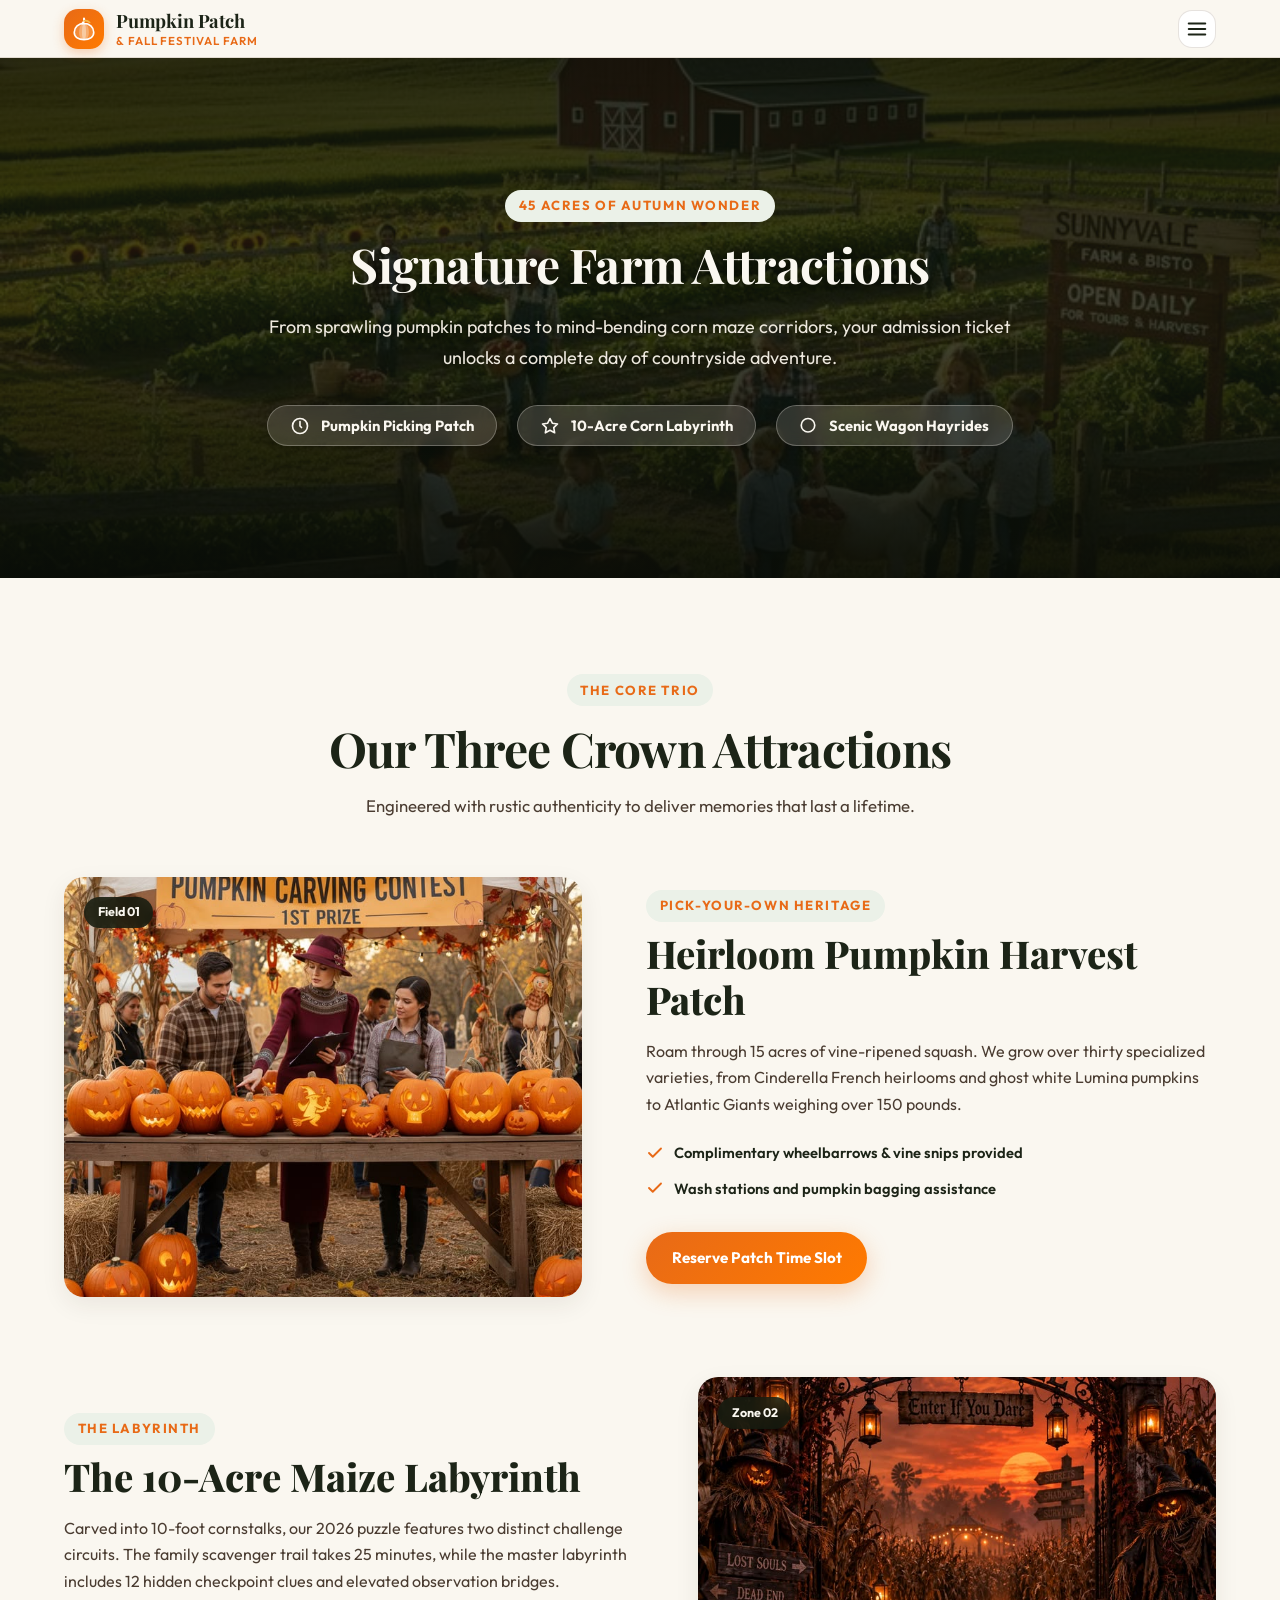
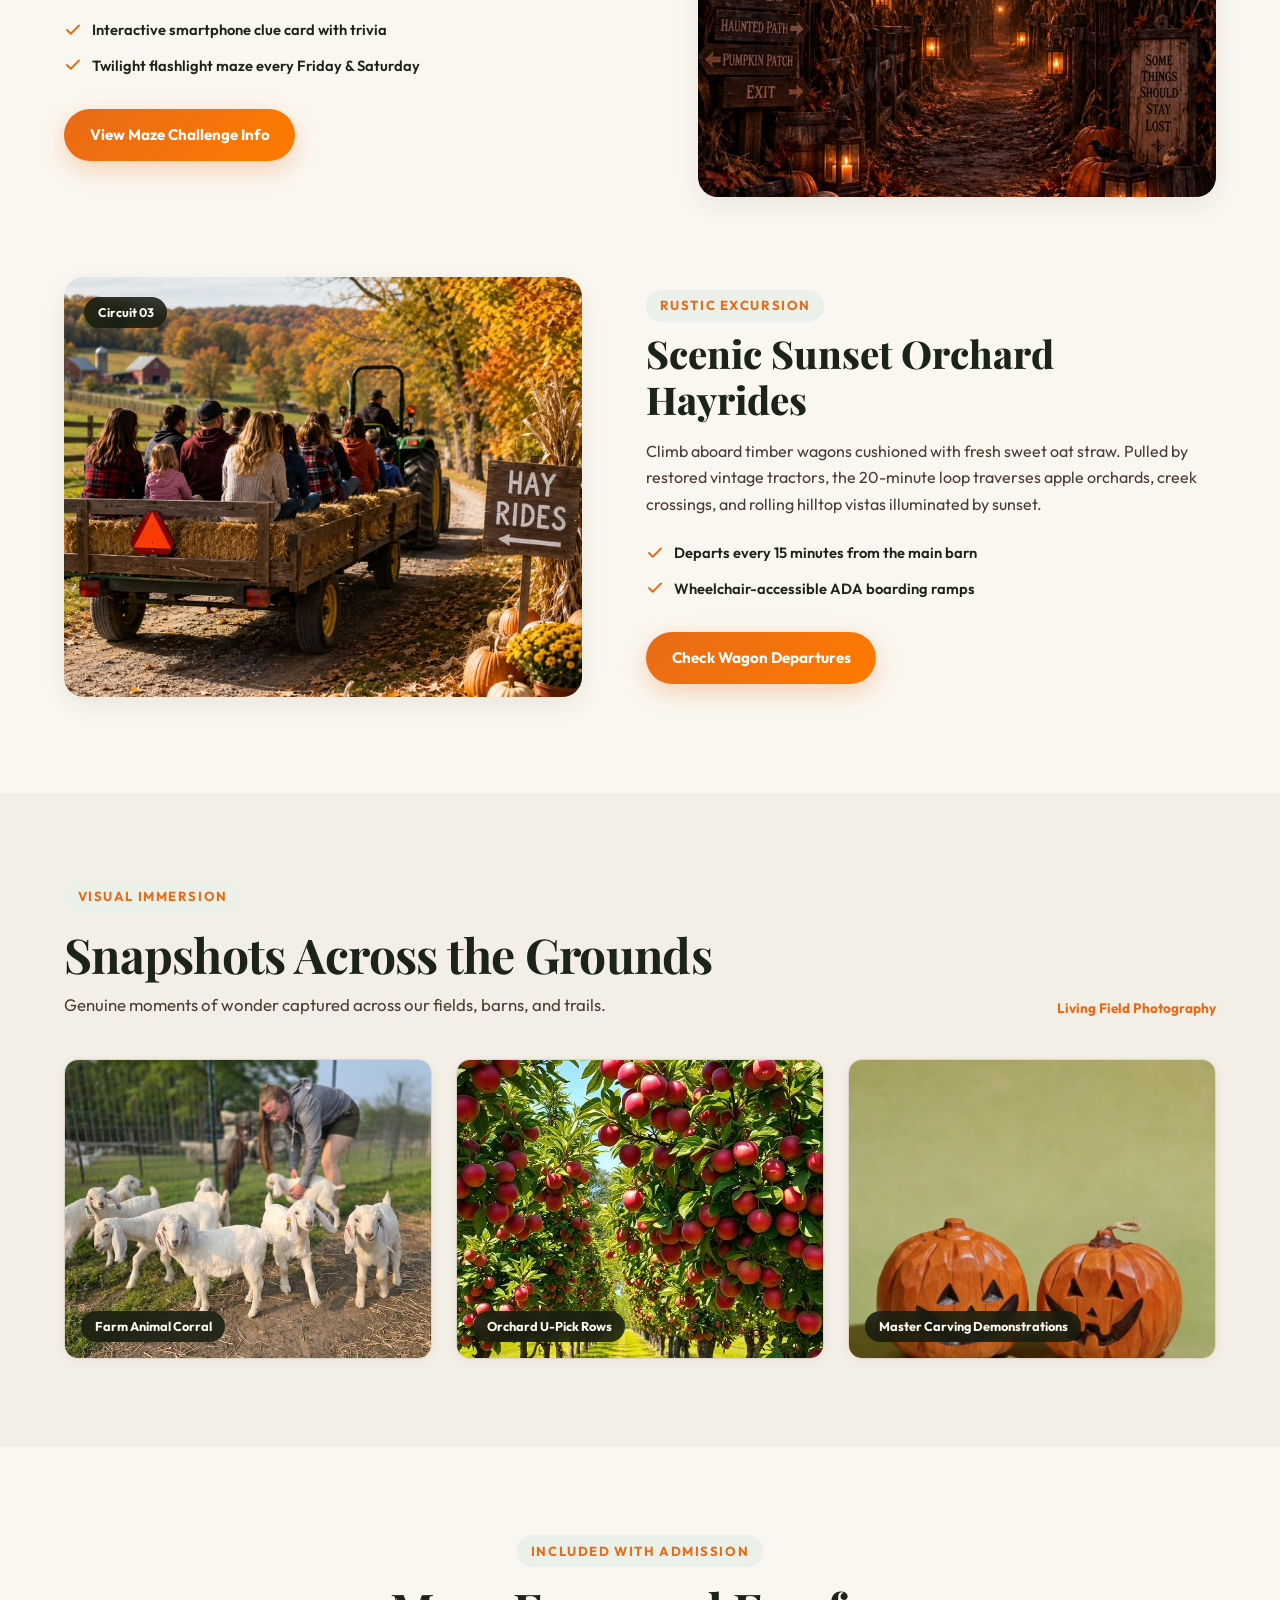
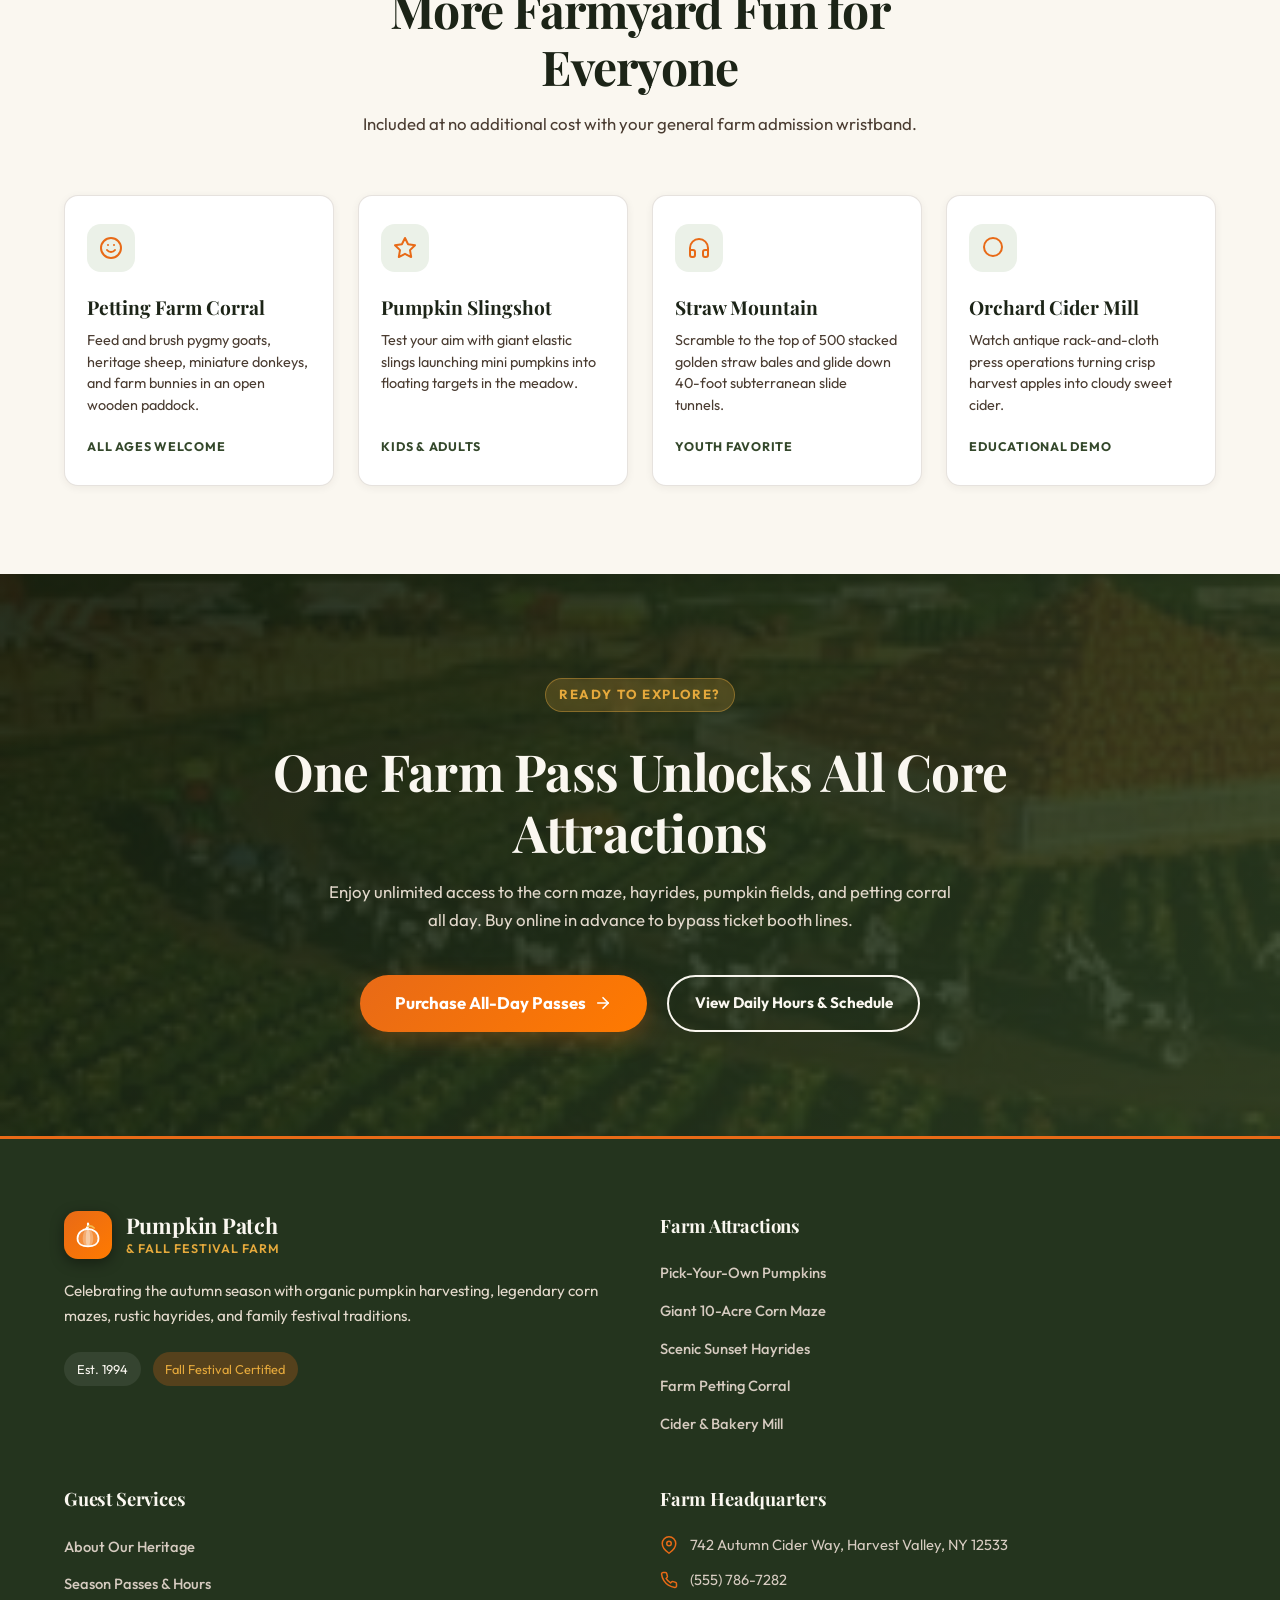
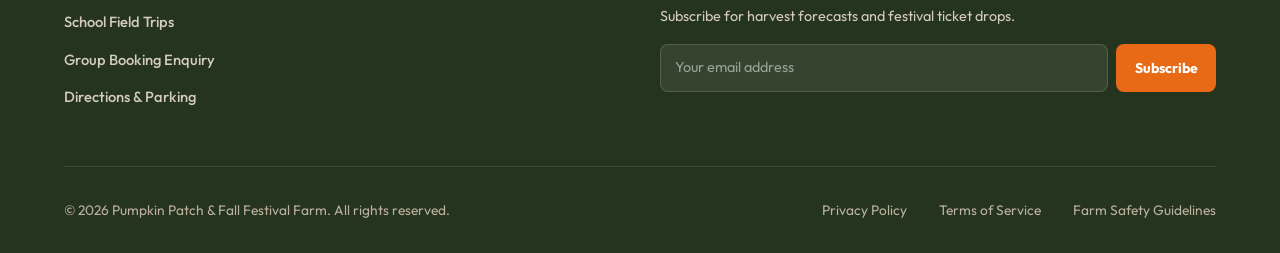
<file: attractions.html>
<!DOCTYPE html>
<html lang="en" dir="ltr">

<head>
  <meta charset="UTF-8">
  <meta name="viewport" content="width=device-width, initial-scale=1.0">
  <title>Farm Attractions &amp; Activities | Pumpkin Patch &amp; Fall Festival Farm</title>
  <meta name="description"
    content="Discover our signature autumn attractions: pick-your-own pumpkin patch, 10-acre corn maze, scenic sunset hayrides, and family animal corral.">

  <link rel="icon" type="image/svg+xml" href="assets/images/favicon.svg">
  <link rel="apple-touch-icon" href="assets/images/favicon.svg">

  <link rel="stylesheet" href="assets/css/style.css">
  <link rel="stylesheet" href="assets/css/responsive.css">
</head>

<body>

  <!-- Preloader -->
  <div class="page-loader" aria-hidden="true">
    <div class="loader-pumpkin-spinner">
      <svg viewBox="0 0 48 48" fill="none" xmlns="http://www.w3.org/2000/svg">
        <path d="M24 6V12" stroke="#34482B" stroke-width="3" stroke-linecap="round" />
        <path d="M28 8C31 7 34 8 36 10" stroke="#34482B" stroke-width="2.5" stroke-linecap="round" />
        <ellipse cx="24" cy="28" rx="18" ry="15" fill="#E86A17" />
        <ellipse cx="24" cy="28" rx="10" ry="15" fill="#FF7A00" />
        <ellipse cx="24" cy="28" rx="4" ry="15" fill="#F4BA4E" />
      </svg>
    </div>
    <div class="loader-text">Farm Attractions</div>
  </div>

  <!-- Fixed Header (Desktop Single-Line & Mobile System) -->
  <header class="site-header" id="main-header">
    <div class="container header-container">

      <a href="index.html" class="brand-logo-link" aria-label="Pumpkin Patch and Fall Festival Farm Home">
        <div class="brand-icon-wrapper" aria-hidden="true">
          <svg width="26" height="26" viewBox="0 0 32 32" fill="none" xmlns="http://www.w3.org/2000/svg">
            <path d="M16 3C16 3 17 7 14 9" stroke="#FFFFFF" stroke-width="2.5" stroke-linecap="round" />
            <path d="M16 6C19 5 22 7 23 8" stroke="#F4BA4E" stroke-width="2" stroke-linecap="round" />
            <path d="M16 9C9.37 9 4 13.92 4 20C4 26.08 9.37 29 16 29C22.63 29 28 26.08 28 20C28 13.92 22.63 9 16 9Z"
              fill="#FAF7F0" fill-opacity="0.2" />
            <path d="M16 9C12.5 9 10 13.92 10 20C10 26.08 12.5 29 16 29C19.5 29 22 26.08 22 20C22 13.92 19.5 9 16 9Z"
              fill="#FAF7F0" fill-opacity="0.3" />
            <path
              d="M16 9C14.5 9 13.5 13.92 13.5 20C13.5 26.08 14.5 29 16 29C17.5 29 18.5 26.08 18.5 20C18.5 13.92 17.5 9 16 9Z"
              fill="#FAF7F0" fill-opacity="0.4" />
            <path d="M16 9C9.37 9 4 13.92 4 20C4 26.08 9.37 29 16 29C22.63 29 28 26.08 28 20C28 13.92 22.63 9 16 9Z"
              stroke="#FFFFFF" stroke-width="2" />
          </svg>
        </div>
        <div class="brand-text-group">
          <span class="brand-name">Pumpkin Patch</span>
          <span class="brand-subtext">&amp; Fall Festival Farm</span>
        </div>
      </a>

      <!-- Exactly 6 Nav Items (Open Navigation Redesign) -->
      <nav class="desktop-nav" aria-label="Main Navigation">
        <ul class="nav-list">
          <li class="nav-item has-dropdown">
            <button type="button" class="dropdown-toggle" aria-expanded="false" aria-haspopup="true"
              id="homeDropdownBtn">
              <span class="nav-active-dot"></span>
              <span>Home</span>
              <svg class="dropdown-arrow" viewBox="0 0 24 24" fill="none" stroke="currentColor" stroke-width="2.2"
                stroke-linecap="round" stroke-linejoin="round" aria-hidden="true">
                <polyline points="6 9 12 15 18 9"></polyline>
              </svg>
            </button>
            <div class="dropdown-menu" aria-labelledby="homeDropdownBtn">
              <a href="index.html" class="dropdown-item">
                <span>Home 1 (Harvest Edition)</span>
              </a>
              <a href="home-2.html" class="dropdown-item">
                <span>Home 2 (Festival Fair)</span>
              </a>
            </div>
          </li>
          <li class="nav-item"><a href="about.html" class="nav-link"><span class="nav-active-dot"></span><span>About Us</span></a></li>
          <li class="nav-item"><a href="attractions.html" class="nav-link active"><span class="nav-active-dot"></span><span>Attractions</span></a></li>
          <li class="nav-item"><a href="tickets.html" class="nav-link"><span class="nav-active-dot"></span><span>Tickets &amp; Hours</span></a></li>
          <li class="nav-item"><a href="field-trips.html" class="nav-link"><span class="nav-active-dot"></span><span>School Field Trips</span></a></li>
          <li class="nav-item"><a href="contact.html" class="nav-link"><span class="nav-active-dot"></span><span>Contact</span></a></li>
        </ul>
      </nav>

      <!-- Utilities -->
      <div class="header-actions">
        <button type="button" class="control-btn rtl-toggle-btn" aria-label="Toggle text direction"
          title="Toggle RTL / LTR">RTL</button>
        <button type="button" class="control-btn theme-toggle-btn" aria-label="Toggle dark mode" title="Toggle Theme">
          <svg width="18" height="18" viewBox="0 0 24 24" fill="none" stroke="currentColor" stroke-width="2"
            stroke-linecap="round" stroke-linejoin="round" aria-hidden="true">
            <path d="M21 12.79A9 9 0 1 1 11.21 3 7 7 0 0 0 21 12.79z"></path>
          </svg>
        </button>
        <!-- Primary Header CTA: Get Tickets -->
        <a href="tickets.html" class="btn-header-cta header-desktop-cta" aria-label="Get Festival Admission Tickets">
          <svg width="16" height="16" viewBox="0 0 24 24" fill="none" stroke="currentColor" stroke-width="2.2"
            stroke-linecap="round" stroke-linejoin="round" aria-hidden="true">
            <path d="M2 9a3 3 0 0 1 0 6v2a2 2 0 0 0 2 2h16a2 2 0 0 0 2-2v-2a3 3 0 0 1 0-6V7a2 2 0 0 0-2-2H4a2 2 0 0 0-2 2z"></path>
            <path d="M13 5v2"></path>
            <path d="M13 17v2"></path>
            <path d="M13 11v2"></path>
          </svg>
          <span>Get Tickets</span>
        </a>
        <button type="button" class="mobile-toggle-btn" aria-label="Open navigation menu" aria-expanded="false"
          aria-controls="mobileDrawer">
          <svg width="22" height="22" viewBox="0 0 24 24" fill="none" stroke="currentColor" stroke-width="2.2"
            stroke-linecap="round" stroke-linejoin="round" aria-hidden="true">
            <line x1="3" y1="6" x2="21" y2="6"></line>
            <line x1="3" y1="12" x2="21" y2="12"></line>
            <line x1="3" y1="18" x2="21" y2="18"></line>
          </svg>
        </button>
      </div>

    </div>
  </header>

  <!-- Mobile & Tablet Navigation Drawer -->
  <div class="mobile-nav-backdrop" aria-hidden="true"></div>
  <aside class="mobile-nav-drawer" id="mobileDrawer" aria-label="Mobile Navigation">
    <div>
      <div class="mobile-drawer-header">
        <a href="index.html" class="brand-logo-link" aria-label="Pumpkin Patch and Fall Festival Farm Home">
          <div class="brand-icon-wrapper" aria-hidden="true">
            <svg width="24" height="24" viewBox="0 0 32 32" fill="none" xmlns="http://www.w3.org/2000/svg">
              <path d="M16 3C16 3 17 7 14 9" stroke="#FFFFFF" stroke-width="2.5" stroke-linecap="round" />
              <path d="M16 6C19 5 22 7 23 8" stroke="#F4BA4E" stroke-width="2" stroke-linecap="round" />
              <path d="M16 9C9.37 9 4 13.92 4 20C4 26.08 9.37 29 16 29C22.63 29 28 26.08 28 20C28 13.92 22.63 9 16 9Z"
                fill="#FAF7F0" fill-opacity="0.2" />
              <path d="M16 9C12.5 9 10 13.92 10 20C10 26.08 12.5 29 16 29C19.5 29 22 26.08 22 20C22 13.92 19.5 9 16 9Z"
                fill="#FAF7F0" fill-opacity="0.3" />
              <path
                d="M16 9C14.5 9 13.5 13.92 13.5 20C13.5 26.08 14.5 29 16 29C17.5 29 18.5 26.08 18.5 20C18.5 13.92 17.5 9 16 9Z"
                fill="#FAF7F0" fill-opacity="0.4" />
              <path d="M16 9C9.37 9 4 13.92 4 20C4 26.08 9.37 29 16 29C22.63 29 28 26.08 28 20C28 13.92 22.63 9 16 9Z"
                stroke="#FFFFFF" stroke-width="2" />
            </svg>
          </div>
          <div class="brand-text-group">
            <span class="brand-name">Pumpkin Patch</span>
            <span class="brand-subtext">&amp; Fall Festival Farm</span>
          </div>
        </a>
        <button type="button" class="mobile-close-btn" aria-label="Close navigation menu">
          <svg width="20" height="20" viewBox="0 0 24 24" fill="none" stroke="currentColor" stroke-width="2.2"
            stroke-linecap="round" stroke-linejoin="round" aria-hidden="true">
            <line x1="18" y1="6" x2="6" y2="18"></line>
            <line x1="6" y1="6" x2="18" y2="18"></line>
          </svg>
        </button>
      </div>

      <nav class="mobile-nav-list">
        <div class="mobile-nav-item">
          <button type="button" class="mobile-accordion-btn" aria-expanded="false">
            <span>Home</span>
            <svg width="18" height="18" viewBox="0 0 24 24" fill="none" stroke="currentColor" stroke-width="2.2"
              stroke-linecap="round" stroke-linejoin="round" aria-hidden="true">
              <polyline points="6 9 12 15 18 9"></polyline>
            </svg>
          </button>
          <div class="mobile-accordion-content">
            <a href="index.html" class="mobile-sub-link">Home 1 (Harvest Edition)</a>
            <a href="home-2.html" class="mobile-sub-link">Home 2 (Festival Fair)</a>
          </div>
        </div>
        <a href="about.html" class="mobile-nav-link">About Us</a>
        <a href="attractions.html" class="mobile-nav-link active">Attractions</a>
        <a href="tickets.html" class="mobile-nav-link">Tickets &amp; Hours</a>
        <a href="field-trips.html" class="mobile-nav-link">School Field Trips</a>
        <a href="contact.html" class="mobile-nav-link">Contact</a>
      </nav>
    </div>

    <div class="mobile-drawer-footer">
      <div class="mobile-drawer-utilities">
        <span class="drawer-util-label">Settings &amp; Theme</span>
        <div class="drawer-util-buttons">
          <button type="button" class="control-btn rtl-toggle-btn" aria-label="Toggle text direction" title="Toggle RTL / LTR">RTL</button>
          <button type="button" class="control-btn theme-toggle-btn" aria-label="Toggle dark mode" title="Toggle Theme">
            <svg width="18" height="18" viewBox="0 0 24 24" fill="none" stroke="currentColor" stroke-width="2" stroke-linecap="round" stroke-linejoin="round" aria-hidden="true">
              <path d="M21 12.79A9 9 0 1 1 11.21 3 7 7 0 0 0 21 12.79z"></path>
            </svg>
          </button>
        </div>
      </div>
      <a href="tickets.html" class="mobile-drawer-cta" aria-label="Get Festival Admission Tickets">
        <svg width="18" height="18" viewBox="0 0 24 24" fill="none" stroke="currentColor" stroke-width="2.2"
          stroke-linecap="round" stroke-linejoin="round" aria-hidden="true">
          <path d="M2 9a3 3 0 0 1 0 6v2a2 2 0 0 0 2 2h16a2 2 0 0 0 2-2v-2a3 3 0 0 1 0-6V7a2 2 0 0 0-2-2H4a2 2 0 0 0-2 2z"></path>
          <path d="M13 5v2"></path>
          <path d="M13 17v2"></path>
          <path d="M13 11v2"></path>
        </svg>
        <span>Get Tickets</span>
      </a>
    </div>
  </aside>

  <!-- MAIN CONTENT: EXACTLY 5 MAIN CONTENT SECTIONS -->
  <main class="site-main">

    <!-- SECTION 1: HERO ATTRACTIONS DIRECTORY (IMMERSIVE BACKGROUND IMAGE WITH OVERLAID TEXT) -->
    <section class="attract-hero-section" id="hero-dir">
      <div class="attract-hero-bg-overlay" aria-hidden="true">
        <img src="assets/images/attractions/p29.jpg" alt="Aerial panorama of the entire 45-acre farm attractions ground"
          class="attract-hero-bg-img" width="1600" height="900" loading="eager">
      </div>
      <div class="container attract-hero-container">

        <div class="attract-hero-content">
          <span class="section-eyebrow">45 Acres of Autumn Wonder</span>
          <h1 class="section-heading attract-hero-title">Signature Farm Attractions</h1>
          <p class="section-desc attract-hero-desc">
            From sprawling pumpkin patches to mind-bending corn maze corridors, your admission ticket unlocks a complete
            day of countryside adventure.
          </p>

          <div class="attract-anchor-strip">
            <a href="#pumpkin-deep" class="anchor-pill">
              <svg width="18" height="18" viewBox="0 0 24 24" fill="none" stroke="currentColor" stroke-width="2.2"
                stroke-linecap="round" stroke-linejoin="round" aria-hidden="true">
                <circle cx="12" cy="12" r="10"></circle>
                <polyline points="12 6 12 12 14 14"></polyline>
              </svg>
              <span>Pumpkin Picking Patch</span>
            </a>
            <a href="#maze-deep" class="anchor-pill">
              <svg width="18" height="18" viewBox="0 0 24 24" fill="none" stroke="currentColor" stroke-width="2.2"
                stroke-linecap="round" stroke-linejoin="round" aria-hidden="true">
                <polygon
                  points="12 2 15.09 8.26 22 9.27 17 14.14 18.18 21.02 12 17.77 5.82 21.02 7 14.14 2 9.27 8.91 8.26 12 2">
                </polygon>
              </svg>
              <span>10-Acre Corn Labyrinth</span>
            </a>
            <a href="#hayride-deep" class="anchor-pill">
              <svg width="18" height="18" viewBox="0 0 24 24" fill="none" stroke="currentColor" stroke-width="2.2"
                stroke-linecap="round" stroke-linejoin="round" aria-hidden="true">
                <path d="M12 2a9 9 0 0 1 9 9c0 4.97-4.03 9-9 9A9 9 0 0 1 3 11a9 9 0 0 1 9-9z"></path>
              </svg>
              <span>Scenic Wagon Hayrides</span>
            </a>
          </div>
        </div>

      </div>
    </section>

    <!-- SECTION 2: THE BIG THREE ATTRACTIONS DEEP-DIVE (ALTERNATING STORYBLOCKS) -->
    <section class="deepdive-section" id="big-three">
      <div class="container">

        <div class="section-header-centered">
          <span class="section-eyebrow">The Core Trio</span>
          <h2 class="section-heading">Our Three Crown Attractions</h2>
          <p class="section-desc" style="margin: 0 auto;">
            Engineered with rustic authenticity to deliver memories that last a lifetime.
          </p>
        </div>

        <div class="deepdive-list">

          <!-- Story 1: Pumpkin Patch -->
          <div class="deepdive-row" id="pumpkin-deep">
            <div class="deepdive-media">
              <img src="assets/images/attractions/p30.jpg"
                alt="Guest selecting carving pumpkins in the sprawling pumpkin fields" class="deepdive-img" width="800"
                height="530" loading="lazy">
              <span class="deepdive-pill-badge">Field 01</span>
            </div>
            <div class="deepdive-body">
              <span class="section-eyebrow" style="margin-bottom:0.5rem;">Pick-Your-Own Heritage</span>
              <h3 class="deepdive-title">Heirloom Pumpkin Harvest Patch</h3>
              <p class="deepdive-desc">
                Roam through 15 acres of vine-ripened squash. We grow over thirty specialized varieties, from Cinderella
                French heirlooms and ghost white Lumina pumpkins to Atlantic Giants weighing over 150 pounds.
              </p>
              <div class="deepdive-perks">
                <div class="deepdive-perk-item">
                  <svg viewBox="0 0 24 24" fill="none" stroke="currentColor" stroke-width="2.5" stroke-linecap="round"
                    stroke-linejoin="round" aria-hidden="true">
                    <polyline points="20 6 9 17 4 12"></polyline>
                  </svg>
                  <span>Complimentary wheelbarrows &amp; vine snips provided</span>
                </div>
                <div class="deepdive-perk-item">
                  <svg viewBox="0 0 24 24" fill="none" stroke="currentColor" stroke-width="2.5" stroke-linecap="round"
                    stroke-linejoin="round" aria-hidden="true">
                    <polyline points="20 6 9 17 4 12"></polyline>
                  </svg>
                  <span>Wash stations and pumpkin bagging assistance</span>
                </div>
              </div>
              <div>
                <a href="tickets.html" class="btn-primary">Reserve Patch Time Slot</a>
              </div>
            </div>
          </div>

          <!-- Story 2: Corn Maze (Reverse Layout) -->
          <div class="deepdive-row deepdive-row-reverse" id="maze-deep">
            <div class="deepdive-media">
              <img src="assets/images/attractions/p31.jpg"
                alt="Towering golden corn maze paths on a crisp autumn afternoon" class="deepdive-img" width="800"
                height="530" loading="lazy">
              <span class="deepdive-pill-badge">Zone 02</span>
            </div>
            <div class="deepdive-body">
              <span class="section-eyebrow" style="margin-bottom:0.5rem;">The Labyrinth</span>
              <h3 class="deepdive-title">The 10-Acre Maize Labyrinth</h3>
              <p class="deepdive-desc">
                Carved into 10-foot cornstalks, our 2026 puzzle features two distinct challenge circuits. The family
                scavenger trail takes 25 minutes, while the master labyrinth includes 12 hidden checkpoint clues and
                elevated observation bridges.
              </p>
              <div class="deepdive-perks">
                <div class="deepdive-perk-item">
                  <svg viewBox="0 0 24 24" fill="none" stroke="currentColor" stroke-width="2.5" stroke-linecap="round"
                    stroke-linejoin="round" aria-hidden="true">
                    <polyline points="20 6 9 17 4 12"></polyline>
                  </svg>
                  <span>Interactive smartphone clue card with trivia</span>
                </div>
                <div class="deepdive-perk-item">
                  <svg viewBox="0 0 24 24" fill="none" stroke="currentColor" stroke-width="2.5" stroke-linecap="round"
                    stroke-linejoin="round" aria-hidden="true">
                    <polyline points="20 6 9 17 4 12"></polyline>
                  </svg>
                  <span>Twilight flashlight maze every Friday &amp; Saturday</span>
                </div>
              </div>
              <div>
                <a href="tickets.html" class="btn-primary">View Maze Challenge Info</a>
              </div>
            </div>
          </div>

          <!-- Story 3: Hayrides -->
          <div class="deepdive-row" id="hayride-deep">
            <div class="deepdive-media">
              <img src="assets/images/attractions/p32.jpg"
                alt="Vintage farm tractor pulling passengers on a scenic country hayride" class="deepdive-img"
                width="800" height="530" loading="lazy">
              <span class="deepdive-pill-badge">Circuit 03</span>
            </div>
            <div class="deepdive-body">
              <span class="section-eyebrow" style="margin-bottom:0.5rem;">Rustic Excursion</span>
              <h3 class="deepdive-title">Scenic Sunset Orchard Hayrides</h3>
              <p class="deepdive-desc">
                Climb aboard timber wagons cushioned with fresh sweet oat straw. Pulled by restored vintage tractors,
                the 20-minute loop traverses apple orchards, creek crossings, and rolling hilltop vistas illuminated by
                sunset.
              </p>
              <div class="deepdive-perks">
                <div class="deepdive-perk-item">
                  <svg viewBox="0 0 24 24" fill="none" stroke="currentColor" stroke-width="2.5" stroke-linecap="round"
                    stroke-linejoin="round" aria-hidden="true">
                    <polyline points="20 6 9 17 4 12"></polyline>
                  </svg>
                  <span>Departs every 15 minutes from the main barn</span>
                </div>
                <div class="deepdive-perk-item">
                  <svg viewBox="0 0 24 24" fill="none" stroke="currentColor" stroke-width="2.5" stroke-linecap="round"
                    stroke-linejoin="round" aria-hidden="true">
                    <polyline points="20 6 9 17 4 12"></polyline>
                  </svg>
                  <span>Wheelchair-accessible ADA boarding ramps</span>
                </div>
              </div>
              <div>
                <a href="tickets.html" class="btn-primary">Check Wagon Departures</a>
              </div>
            </div>
          </div>

        </div>

      </div>
    </section>

    <!-- SECTION 3: PURE VISUAL ATTRACTION GALLERY ("ONLY IMAGE" IMMERSION) -->
    <section class="attract-gallery-section" id="pure-attractions">
      <div class="container">

        <div style="display:flex; justify-content:space-between; align-items:flex-end; flex-wrap:wrap; gap:1.5rem;">
          <div>
            <span class="section-eyebrow">Visual Immersion</span>
            <h2 class="section-heading" style="margin-bottom:0.5rem;">Snapshots Across the Grounds</h2>
            <p class="section-desc">Genuine moments of wonder captured across our fields, barns, and trails.</p>
          </div>
          <span style="font-size:0.85rem; font-weight:700; color:var(--color-pumpkin);">Living Field Photography</span>
        </div>

        <div class="attract-gallery-grid">

          <div class="attract-gallery-item">
            <img src="assets/images/attractions/p33.jpg"
              alt="Gentle baby goat greeting guests at the farm petting corral" class="attract-gallery-img" width="800"
              height="530" loading="lazy">
            <span class="attract-gallery-label">Farm Animal Corral</span>
          </div>

          <div class="attract-gallery-item">
            <img src="assets/images/attractions/p34.jpg" alt="Ruby red crisp apples ripening on orchard branches"
              class="attract-gallery-img" width="800" height="530" loading="lazy">
            <span class="attract-gallery-label">Orchard U-Pick Rows</span>
          </div>

          <div class="attract-gallery-item">
            <img src="assets/images/attractions/p35.jpg" alt="Artisan hand-carving miniature decorative jack-o'-lantern"
              class="attract-gallery-img" width="800" height="530" loading="lazy">
            <span class="attract-gallery-label">Master Carving Demonstrations</span>
          </div>

        </div>

      </div>
    </section>

    <!-- SECTION 4: FAMILYYARD & CORRAL HIGHLIGHTS (4 STRICTLY EVEN CARDS) -->
    <section class="farmyard-section" id="family-farmyard">
      <div class="container">

        <div class="section-header-centered">
          <span class="section-eyebrow">Included with Admission</span>
          <h2 class="section-heading">More Farmyard Fun for Everyone</h2>
          <p class="section-desc" style="margin: 0 auto;">
            Included at no additional cost with your general farm admission wristband.
          </p>
        </div>

        <div class="farmyard-grid">

          <!-- Card 1 -->
          <div class="farmyard-card">
            <div>
              <div class="farmyard-icon">
                <svg width="24" height="24" viewBox="0 0 24 24" fill="none" stroke="currentColor" stroke-width="2"
                  stroke-linecap="round" stroke-linejoin="round" aria-hidden="true">
                  <circle cx="12" cy="12" r="10"></circle>
                  <path d="M8 14s1.5 2 4 2 4-2 4-2"></path>
                  <line x1="9" y1="9" x2="9.01" y2="9"></line>
                  <line x1="15" y1="9" x2="15.01" y2="9"></line>
                </svg>
              </div>
              <h3 class="farmyard-title">Petting Farm Corral</h3>
              <p class="farmyard-desc">Feed and brush pygmy goats, heritage sheep, miniature donkeys, and farm bunnies
                in an open wooden paddock.</p>
            </div>
            <span class="farmyard-tag">All Ages Welcome</span>
          </div>

          <!-- Card 2 -->
          <div class="farmyard-card">
            <div>
              <div class="farmyard-icon">
                <svg width="24" height="24" viewBox="0 0 24 24" fill="none" stroke="currentColor" stroke-width="2"
                  stroke-linecap="round" stroke-linejoin="round" aria-hidden="true">
                  <polygon
                    points="12 2 15.09 8.26 22 9.27 17 14.14 18.18 21.02 12 17.77 5.82 21.02 7 14.14 2 9.27 8.91 8.26 12 2">
                  </polygon>
                </svg>
              </div>
              <h3 class="farmyard-title">Pumpkin Slingshot</h3>
              <p class="farmyard-desc">Test your aim with giant elastic slings launching mini pumpkins into floating
                targets in the meadow.</p>
            </div>
            <span class="farmyard-tag">Kids &amp; Adults</span>
          </div>

          <!-- Card 3 -->
          <div class="farmyard-card">
            <div>
              <div class="farmyard-icon">
                <svg width="24" height="24" viewBox="0 0 24 24" fill="none" stroke="currentColor" stroke-width="2"
                  stroke-linecap="round" stroke-linejoin="round" aria-hidden="true">
                  <path d="M3 18v-6a9 9 0 0 1 18 0v6"></path>
                  <path
                    d="M21 19a2 2 0 0 1-2 2h-1a2 2 0 0 1-2-2v-3a2 2 0 0 1 2-2h3zM3 19a2 2 0 0 0 2 2h1a2 2 0 0 0 2-2v-3a2 2 0 0 0-2-2H3z">
                  </path>
                </svg>
              </div>
              <h3 class="farmyard-title">Straw Mountain</h3>
              <p class="farmyard-desc">Scramble to the top of 500 stacked golden straw bales and glide down 40-foot
                subterranean slide tunnels.</p>
            </div>
            <span class="farmyard-tag">Youth Favorite</span>
          </div>

          <!-- Card 4 -->
          <div class="farmyard-card">
            <div>
              <div class="farmyard-icon">
                <svg width="24" height="24" viewBox="0 0 24 24" fill="none" stroke="currentColor" stroke-width="2"
                  stroke-linecap="round" stroke-linejoin="round" aria-hidden="true">
                  <path d="M12 2a9 9 0 0 1 9 9c0 4.97-4.03 9-9 9A9 9 0 0 1 3 11a9 9 0 0 1 9-9z"></path>
                </svg>
              </div>
              <h3 class="farmyard-title">Orchard Cider Mill</h3>
              <p class="farmyard-desc">Watch antique rack-and-cloth press operations turning crisp harvest apples into
                cloudy sweet cider.</p>
            </div>
            <span class="farmyard-tag">Educational Demo</span>
          </div>

        </div>

      </div>
    </section>

    <!-- SECTION 5: ATTRACTION ACCESS FINAL CTA (MANDATORY FINAL CTA SECTION) -->
    <section class="attract-cta-section" id="attract-cta">
      <div class="attract-cta-bg" aria-hidden="true"></div>
      <div class="container">
        <div class="attract-cta-inner">
          <span class="section-eyebrow"
            style="background-color:rgba(229,169,60,0.2); color:var(--color-mustard); border:1px solid rgba(229,169,60,0.4);">
            Ready to Explore?
          </span>
          <h2 class="section-heading" style="color:#FAF7F0; font-size:clamp(2.2rem, 4vw, 3.4rem); margin-top:1rem;">
            One Farm Pass Unlocks All Core Attractions
          </h2>
          <p class="section-desc" style="color:#E3D9CC; margin: 0 auto 2.5rem; max-width:640px;">
            Enjoy unlimited access to the corn maze, hayrides, pumpkin fields, and petting corral all day. Buy online in
            advance to bypass ticket booth lines.
          </p>

          <div style="display:flex; justify-content:center; gap:1.25rem; flex-wrap:wrap;">
            <a href="tickets.html" class="btn-primary" style="font-size:1.05rem; padding:0.95rem 2.2rem;">
              <span>Purchase All-Day Passes</span>
              <svg width="18" height="18" viewBox="0 0 24 24" fill="none" stroke="currentColor" stroke-width="2.2"
                stroke-linecap="round" stroke-linejoin="round" aria-hidden="true">
                <line x1="5" y1="12" x2="19" y2="12"></line>
                <polyline points="12 5 19 12 12 19"></polyline>
              </svg>
            </a>
            <a href="tickets.html#hours" class="btn-secondary" style="color:#FAF7F0; border-color:#FAF7F0;">View Daily
              Hours &amp; Schedule</a>
          </div>
        </div>
      </div>
    </section>

  </main>

  <!-- Shared Autumn Footer -->
  <footer class="site-footer">
    <div class="container">
      <div class="footer-top-grid">

        <div>
          <a href="index.html" class="brand-logo-link" aria-label="Pumpkin Patch and Fall Festival Farm Home">
            <div class="brand-icon-wrapper" aria-hidden="true">
              <svg width="28" height="28" viewBox="0 0 32 32" fill="none" xmlns="http://www.w3.org/2000/svg">
                <path d="M16 3C16 3 17 7 14 9" stroke="#FFFFFF" stroke-width="2.5" stroke-linecap="round" />
                <path d="M16 6C19 5 22 7 23 8" stroke="#F4BA4E" stroke-width="2" stroke-linecap="round" />
                <path d="M16 9C9.37 9 4 13.92 4 20C4 26.08 9.37 29 16 29C22.63 29 28 26.08 28 20C28 13.92 22.63 9 16 9Z"
                  fill="#FAF7F0" fill-opacity="0.2" />
                <path
                  d="M16 9C12.5 9 10 13.92 10 20C10 26.08 12.5 29 16 29C19.5 29 22 26.08 22 20C22 13.92 19.5 9 16 9Z"
                  fill="#FAF7F0" fill-opacity="0.3" />
                <path
                  d="M16 9C14.5 9 13.5 13.92 13.5 20C13.5 26.08 14.5 29 16 29C17.5 29 18.5 26.08 18.5 20C18.5 13.92 17.5 9 16 9Z"
                  fill="#FAF7F0" fill-opacity="0.4" />
                <path d="M16 9C9.37 9 4 13.92 4 20C4 26.08 9.37 29 16 29C22.63 29 28 26.08 28 20C28 13.92 22.63 9 16 9Z"
                  stroke="#FFFFFF" stroke-width="2" />
              </svg>
            </div>
            <div class="brand-text-group">
              <span class="brand-name">Pumpkin Patch</span>
              <span class="brand-subtext">&amp; Fall Festival Farm</span>
            </div>
          </a>
          <p class="footer-brand-desc">
            Celebrating the autumn season with organic pumpkin harvesting, legendary corn mazes, rustic hayrides, and
            family festival traditions.
          </p>
          <div style="display:flex; gap:0.75rem;">
            <span
              style="padding:0.4rem 0.8rem; background:rgba(255,255,255,0.08); border-radius:9999px; font-size:0.8rem; color:#FAF7F0;">Est.
              1994</span>
            <span
              style="padding:0.4rem 0.8rem; background:rgba(232,106,23,0.25); border-radius:9999px; font-size:0.8rem; color:var(--color-mustard);">Fall
              Festival Certified</span>
          </div>
        </div>

        <div>
          <h2 class="footer-heading">Farm Attractions</h2>
          <ul class="footer-links-list">
            <li><a href="attractions.html" class="footer-link">Pick-Your-Own Pumpkins</a></li>
            <li><a href="attractions.html" class="footer-link">Giant 10-Acre Corn Maze</a></li>
            <li><a href="attractions.html" class="footer-link">Scenic Sunset Hayrides</a></li>
            <li><a href="attractions.html" class="footer-link">Farm Petting Corral</a></li>
            <li><a href="attractions.html" class="footer-link">Cider &amp; Bakery Mill</a></li>
          </ul>
        </div>

        <div>
          <h2 class="footer-heading">Guest Services</h2>
          <ul class="footer-links-list">
            <li><a href="about.html" class="footer-link">About Our Heritage</a></li>
            <li><a href="tickets.html" class="footer-link">Season Passes &amp; Hours</a></li>
            <li><a href="field-trips.html" class="footer-link">School Field Trips</a></li>
            <li><a href="contact.html" class="footer-link">Group Booking Enquiry</a></li>
            <li><a href="contact.html" class="footer-link">Directions &amp; Parking</a></li>
          </ul>
        </div>

        <div>
          <h2 class="footer-heading">Farm Headquarters</h2>
          <div class="footer-contact-item">
            <svg class="footer-contact-icon" viewBox="0 0 24 24" fill="none" stroke="currentColor" stroke-width="2"
              stroke-linecap="round" stroke-linejoin="round" aria-hidden="true">
              <path d="M21 10c0 7-9 13-9 13s-9-6-9-13a9 9 0 0 1 18 0z"></path>
              <circle cx="12" cy="10" r="3"></circle>
            </svg>
            <span>742 Autumn Cider Way, Harvest Valley, NY 12533</span>
          </div>
          <div class="footer-contact-item">
            <svg class="footer-contact-icon" viewBox="0 0 24 24" fill="none" stroke="currentColor" stroke-width="2"
              stroke-linecap="round" stroke-linejoin="round" aria-hidden="true">
              <path
                d="M22 16.92v3a2 2 0 0 1-2.18 2 19.79 19.79 0 0 1-8.63-3.07 19.5 19.5 0 0 1-6-6 19.79 19.79 0 0 1-3.07-8.67A2 2 0 0 1 4.11 2h3a2 2 0 0 1 2 1.72 12.84 12.84 0 0 0 .7 2.81 2 2 0 0 1-.45 2.11L8.09 9.91a16 16 0 0 0 6 6l1.27-1.27a2 2 0 0 1 2.11-.45 12.84 12.84 0 0 0 2.81.7A2 2 0 0 1 22 16.92z">
              </path>
            </svg>
            <span>(555) 786-7282</span>
          </div>
          <p class="footer-newsletter-text">Subscribe for harvest forecasts and festival ticket drops.</p>
          <form class="footer-newsletter-form"
            onsubmit="event.preventDefault(); alert('Subscribed to harvest alerts!');">
            <input type="email" class="footer-newsletter-input" placeholder="Your email address" required
              aria-label="Email for harvest newsletter">
            <button type="submit" class="footer-newsletter-btn">Subscribe</button>
          </form>
        </div>

      </div>

      <div class="footer-bottom">
        <div>
          &copy; 2026 Pumpkin Patch &amp; Fall Festival Farm. All rights reserved.
        </div>
        <div class="footer-bottom-links">
          <a href="#" class="footer-bottom-link">Privacy Policy</a>
          <a href="#" class="footer-bottom-link">Terms of Service</a>
          <a href="#" class="footer-bottom-link">Farm Safety Guidelines</a>
        </div>
      </div>
    </div>
  </footer>

  <!-- Scroll To Top -->
  <button type="button" class="scroll-top-btn" aria-label="Scroll back to top of page">
    <svg width="22" height="22" viewBox="0 0 24 24" fill="none" stroke="currentColor" stroke-width="2.5"
      stroke-linecap="round" stroke-linejoin="round" aria-hidden="true">
      <polyline points="18 15 12 9 6 15"></polyline>
    </svg>
  </button>

  <script src="assets/js/main.js"></script>
</body>

</html>
</file>
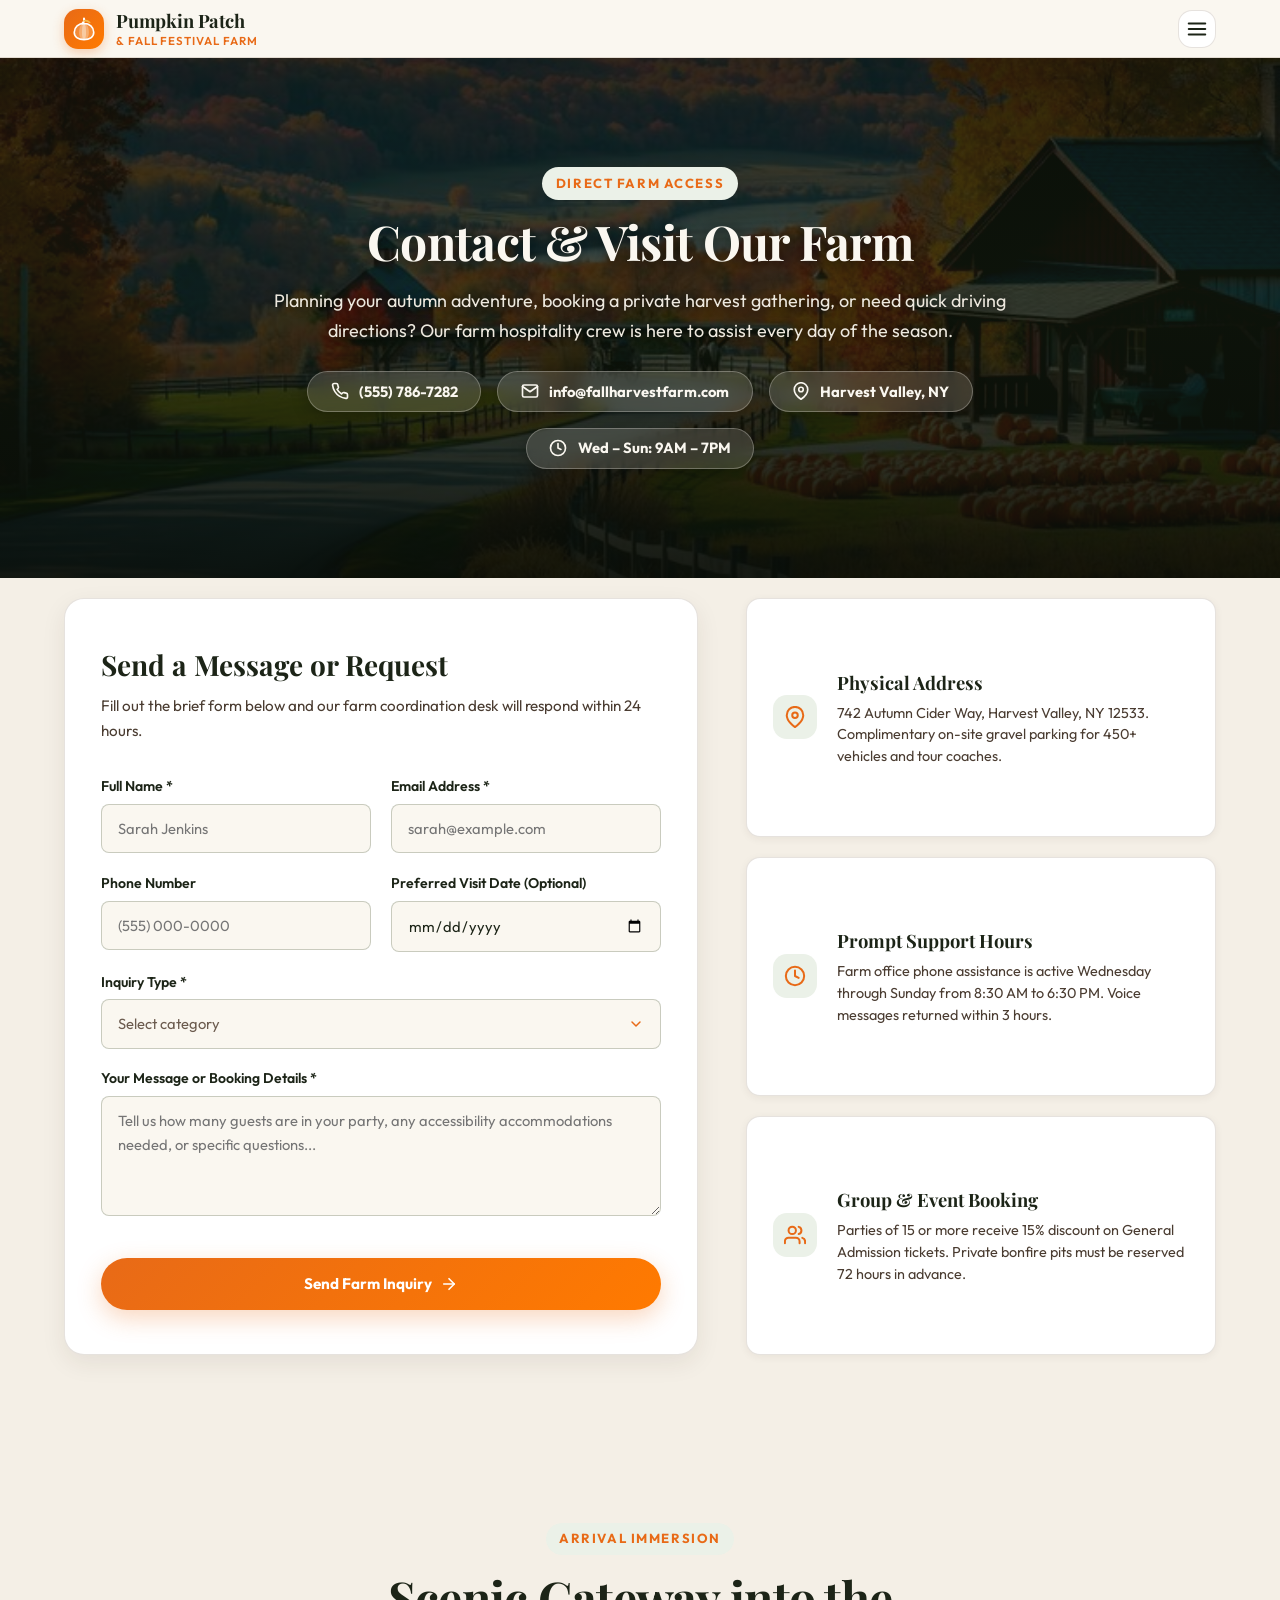
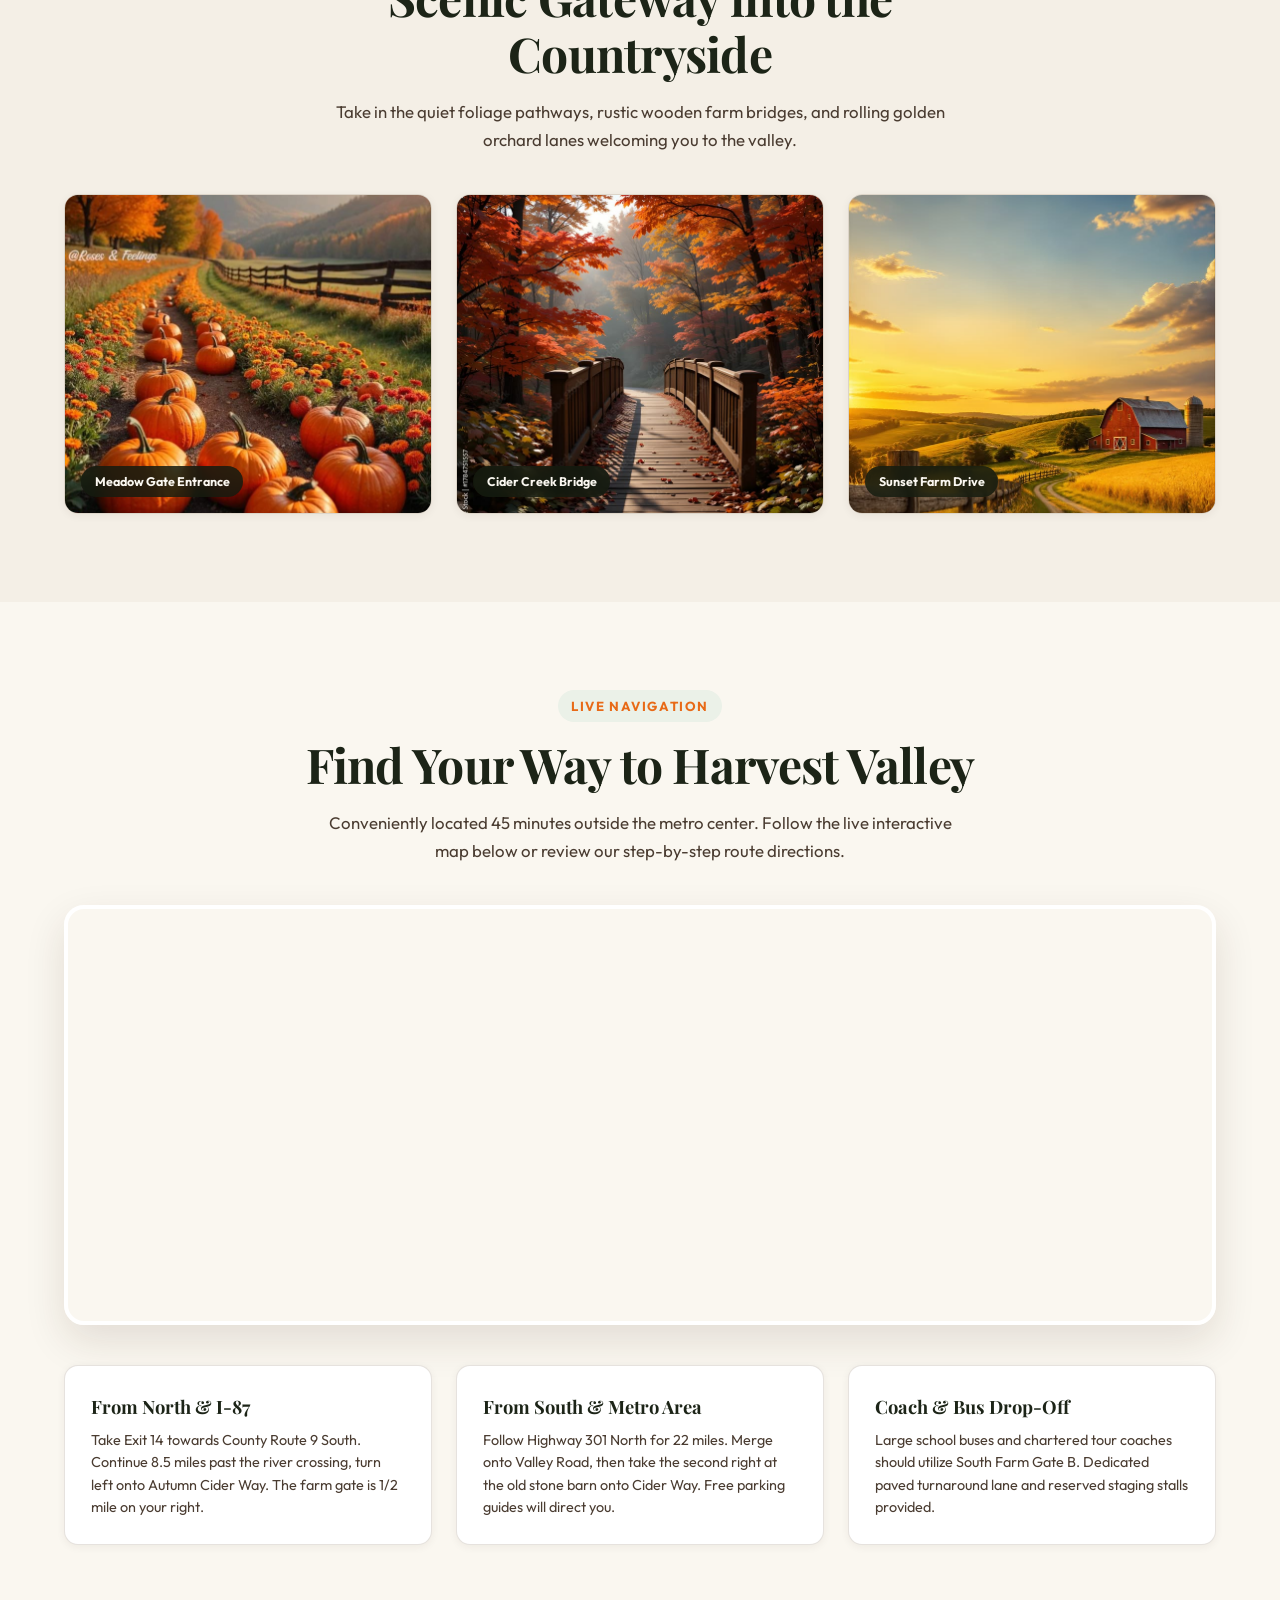
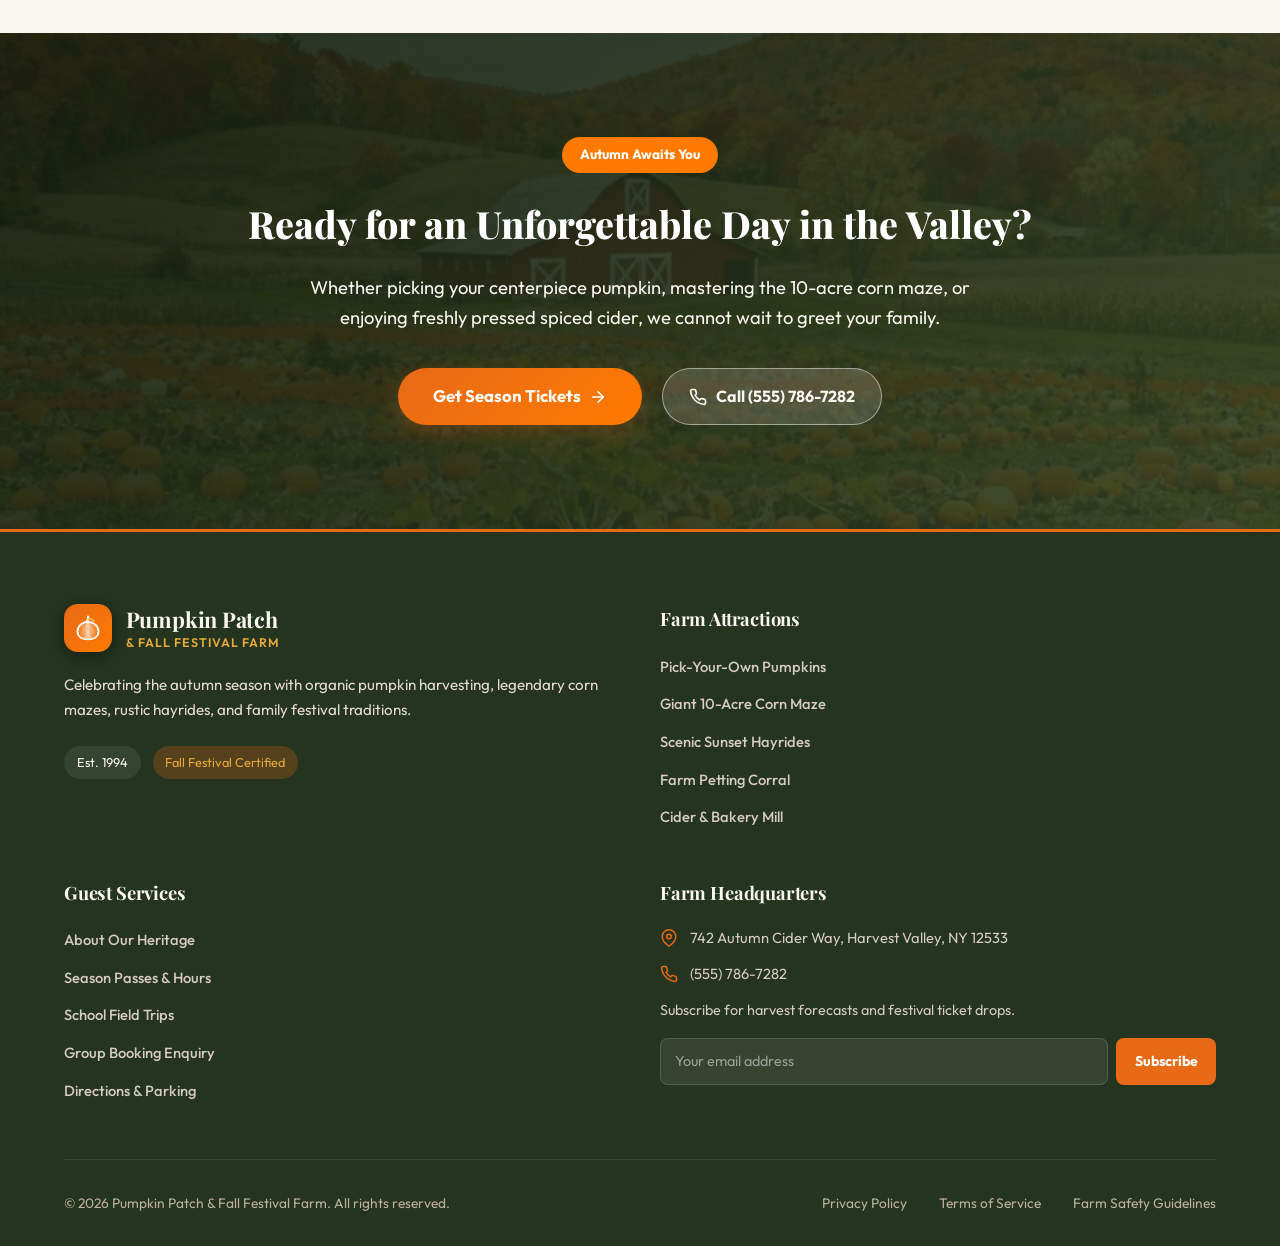
<file: contact.html>
<!DOCTYPE html>
<html lang="en" dir="ltr">

<head>
  <meta charset="UTF-8">
  <meta name="viewport" content="width=device-width, initial-scale=1.0">
  <title>Contact &amp; Directions | Pumpkin Patch &amp; Fall Festival Farm</title>
  <meta name="description"
    content="Plan your visit to Pumpkin Patch &amp; Fall Festival Farm. Find driving directions, live farm maps, contact details, and group booking inquiries.">

  <link rel="icon" type="image/svg+xml" href="assets/images/favicon.svg">
  <link rel="apple-touch-icon" href="assets/images/favicon.svg">

  <link rel="stylesheet" href="assets/css/style.css">
  <link rel="stylesheet" href="assets/css/responsive.css">
</head>

<body>

  <!-- Preloader -->
  <div class="page-loader" aria-hidden="true">
    <div class="loader-pumpkin-spinner">
      <svg viewBox="0 0 48 48" fill="none" xmlns="http://www.w3.org/2000/svg">
        <path d="M24 6V12" stroke="#34482B" stroke-width="3" stroke-linecap="round" />
        <path d="M28 8C31 7 34 8 36 10" stroke="#34482B" stroke-width="2.5" stroke-linecap="round" />
        <ellipse cx="24" cy="28" rx="18" ry="15" fill="#E86A17" />
        <ellipse cx="24" cy="28" rx="10" ry="15" fill="#FF7A00" />
        <ellipse cx="24" cy="28" rx="4" ry="15" fill="#F4BA4E" />
      </svg>
    </div>
    <div class="loader-text">Farm Contact &amp; Directions</div>
  </div>

  <!-- Fixed Header (Desktop Single-Line & Mobile System) -->
  <header class="site-header" id="main-header">
    <div class="container header-container">

      <a href="index.html" class="brand-logo-link" aria-label="Pumpkin Patch and Fall Festival Farm Home">
        <div class="brand-icon-wrapper" aria-hidden="true">
          <svg width="26" height="26" viewBox="0 0 32 32" fill="none" xmlns="http://www.w3.org/2000/svg">
            <path d="M16 3C16 3 17 7 14 9" stroke="#FFFFFF" stroke-width="2.5" stroke-linecap="round" />
            <path d="M16 6C19 5 22 7 23 8" stroke="#F4BA4E" stroke-width="2" stroke-linecap="round" />
            <path d="M16 9C9.37 9 4 13.92 4 20C4 26.08 9.37 29 16 29C22.63 29 28 26.08 28 20C28 13.92 22.63 9 16 9Z"
              fill="#FAF7F0" fill-opacity="0.2" />
            <path d="M16 9C12.5 9 10 13.92 10 20C10 26.08 12.5 29 16 29C19.5 29 22 26.08 22 20C22 13.92 19.5 9 16 9Z"
              fill="#FAF7F0" fill-opacity="0.3" />
            <path
              d="M16 9C14.5 9 13.5 13.92 13.5 20C13.5 26.08 14.5 29 16 29C17.5 29 18.5 26.08 18.5 20C18.5 13.92 17.5 9 16 9Z"
              fill="#FAF7F0" fill-opacity="0.4" />
            <path d="M16 9C9.37 9 4 13.92 4 20C4 26.08 9.37 29 16 29C22.63 29 28 26.08 28 20C28 13.92 22.63 9 16 9Z"
              stroke="#FFFFFF" stroke-width="2" />
          </svg>
        </div>
        <div class="brand-text-group">
          <span class="brand-name">Pumpkin Patch</span>
          <span class="brand-subtext">&amp; Fall Festival Farm</span>
        </div>
      </a>

      <!-- Exactly 6 Nav Items (Open Navigation Redesign) -->
      <nav class="desktop-nav" aria-label="Main Navigation">
        <ul class="nav-list">
          <li class="nav-item has-dropdown">
            <button type="button" class="dropdown-toggle" aria-expanded="false" aria-haspopup="true"
              id="homeDropdownBtn">
              <span class="nav-active-dot"></span>
              <span>Home</span>
              <svg class="dropdown-arrow" viewBox="0 0 24 24" fill="none" stroke="currentColor" stroke-width="2.2"
                stroke-linecap="round" stroke-linejoin="round" aria-hidden="true">
                <polyline points="6 9 12 15 18 9"></polyline>
              </svg>
            </button>
            <div class="dropdown-menu" aria-labelledby="homeDropdownBtn">
              <a href="index.html" class="dropdown-item">
                <span>Home 1 (Harvest Edition)</span>
              </a>
              <a href="home-2.html" class="dropdown-item">
                <span>Home 2 (Festival Fair)</span>
              </a>
            </div>
          </li>
          <li class="nav-item"><a href="about.html" class="nav-link"><span class="nav-active-dot"></span><span>About
                Us</span></a></li>
          <li class="nav-item"><a href="attractions.html" class="nav-link"><span
                class="nav-active-dot"></span><span>Attractions</span></a></li>
          <li class="nav-item"><a href="tickets.html" class="nav-link"><span class="nav-active-dot"></span><span>Tickets
                &amp; Hours</span></a></li>
          <li class="nav-item"><a href="field-trips.html" class="nav-link"><span
                class="nav-active-dot"></span><span>School Field Trips</span></a></li>
          <li class="nav-item"><a href="contact.html" class="nav-link active"><span
                class="nav-active-dot"></span><span>Contact</span></a></li>
        </ul>
      </nav>

      <!-- Utilities -->
      <div class="header-actions">
        <button type="button" class="control-btn rtl-toggle-btn" aria-label="Toggle text direction"
          title="Toggle RTL / LTR">RTL</button>
        <button type="button" class="control-btn theme-toggle-btn" aria-label="Toggle dark mode" title="Toggle Theme">
          <svg width="18" height="18" viewBox="0 0 24 24" fill="none" stroke="currentColor" stroke-width="2"
            stroke-linecap="round" stroke-linejoin="round" aria-hidden="true">
            <path d="M21 12.79A9 9 0 1 1 11.21 3 7 7 0 0 0 21 12.79z"></path>
          </svg>
        </button>
        <!-- Primary Header CTA: Get Tickets -->
        <a href="tickets.html" class="btn-header-cta header-desktop-cta" aria-label="Get Festival Admission Tickets">
          <svg width="16" height="16" viewBox="0 0 24 24" fill="none" stroke="currentColor" stroke-width="2.2"
            stroke-linecap="round" stroke-linejoin="round" aria-hidden="true">
            <path
              d="M2 9a3 3 0 0 1 0 6v2a2 2 0 0 0 2 2h16a2 2 0 0 0 2-2v-2a3 3 0 0 1 0-6V7a2 2 0 0 0-2-2H4a2 2 0 0 0-2 2z">
            </path>
            <path d="M13 5v2"></path>
            <path d="M13 17v2"></path>
            <path d="M13 11v2"></path>
          </svg>
          <span>Get Tickets</span>
        </a>
        <button type="button" class="mobile-toggle-btn" aria-label="Open navigation menu" aria-expanded="false"
          aria-controls="mobileDrawer">
          <svg width="22" height="22" viewBox="0 0 24 24" fill="none" stroke="currentColor" stroke-width="2.2"
            stroke-linecap="round" stroke-linejoin="round" aria-hidden="true">
            <line x1="3" y1="6" x2="21" y2="6"></line>
            <line x1="3" y1="12" x2="21" y2="12"></line>
            <line x1="3" y1="18" x2="21" y2="18"></line>
          </svg>
        </button>
      </div>

    </div>
  </header>

  <!-- Mobile & Tablet Navigation Drawer -->
  <div class="mobile-nav-backdrop" aria-hidden="true"></div>
  <aside class="mobile-nav-drawer" id="mobileDrawer" aria-label="Mobile Navigation">
    <div>
      <div class="mobile-drawer-header">
        <a href="index.html" class="brand-logo-link" aria-label="Pumpkin Patch and Fall Festival Farm Home">
          <div class="brand-icon-wrapper" aria-hidden="true">
            <svg width="24" height="24" viewBox="0 0 32 32" fill="none" xmlns="http://www.w3.org/2000/svg">
              <path d="M16 3C16 3 17 7 14 9" stroke="#FFFFFF" stroke-width="2.5" stroke-linecap="round" />
              <path d="M16 6C19 5 22 7 23 8" stroke="#F4BA4E" stroke-width="2" stroke-linecap="round" />
              <path d="M16 9C9.37 9 4 13.92 4 20C4 26.08 9.37 29 16 29C22.63 29 28 26.08 28 20C28 13.92 22.63 9 16 9Z"
                fill="#FAF7F0" fill-opacity="0.2" />
              <path d="M16 9C12.5 9 10 13.92 10 20C10 26.08 12.5 29 16 29C19.5 29 22 26.08 22 20C22 13.92 19.5 9 16 9Z"
                fill="#FAF7F0" fill-opacity="0.3" />
              <path
                d="M16 9C14.5 9 13.5 13.92 13.5 20C13.5 26.08 14.5 29 16 29C17.5 29 18.5 26.08 18.5 20C18.5 13.92 17.5 9 16 9Z"
                fill="#FAF7F0" fill-opacity="0.4" />
              <path d="M16 9C9.37 9 4 13.92 4 20C4 26.08 9.37 29 16 29C22.63 29 28 26.08 28 20C28 13.92 22.63 9 16 9Z"
                stroke="#FFFFFF" stroke-width="2" />
            </svg>
          </div>
          <div class="brand-text-group">
            <span class="brand-name">Pumpkin Patch</span>
            <span class="brand-subtext">&amp; Fall Festival Farm</span>
          </div>
        </a>
        <button type="button" class="mobile-close-btn" aria-label="Close navigation menu">
          <svg width="20" height="20" viewBox="0 0 24 24" fill="none" stroke="currentColor" stroke-width="2.2"
            stroke-linecap="round" stroke-linejoin="round" aria-hidden="true">
            <line x1="18" y1="6" x2="6" y2="18"></line>
            <line x1="6" y1="6" x2="18" y2="18"></line>
          </svg>
        </button>
      </div>

      <nav class="mobile-nav-list">
        <div class="mobile-nav-item">
          <button type="button" class="mobile-accordion-btn" aria-expanded="false">
            <span>Home</span>
            <svg width="18" height="18" viewBox="0 0 24 24" fill="none" stroke="currentColor" stroke-width="2.2"
              stroke-linecap="round" stroke-linejoin="round" aria-hidden="true">
              <polyline points="6 9 12 15 18 9"></polyline>
            </svg>
          </button>
          <div class="mobile-accordion-content">
            <a href="index.html" class="mobile-sub-link">Home 1 (Harvest Edition)</a>
            <a href="home-2.html" class="mobile-sub-link">Home 2 (Festival Fair)</a>
          </div>
        </div>
        <a href="about.html" class="mobile-nav-link">About Us</a>
        <a href="attractions.html" class="mobile-nav-link">Attractions</a>
        <a href="tickets.html" class="mobile-nav-link">Tickets &amp; Hours</a>
        <a href="field-trips.html" class="mobile-nav-link">School Field Trips</a>
        <a href="contact.html" class="mobile-nav-link active">Contact</a>
      </nav>
    </div>

    <div class="mobile-drawer-footer">
      <div class="mobile-drawer-utilities">
        <span class="drawer-util-label">Settings &amp; Theme</span>
        <div class="drawer-util-buttons">
          <button type="button" class="control-btn rtl-toggle-btn" aria-label="Toggle text direction" title="Toggle RTL / LTR">RTL</button>
          <button type="button" class="control-btn theme-toggle-btn" aria-label="Toggle dark mode" title="Toggle Theme">
            <svg width="18" height="18" viewBox="0 0 24 24" fill="none" stroke="currentColor" stroke-width="2" stroke-linecap="round" stroke-linejoin="round" aria-hidden="true">
              <path d="M21 12.79A9 9 0 1 1 11.21 3 7 7 0 0 0 21 12.79z"></path>
            </svg>
          </button>
        </div>
      </div>
      <a href="tickets.html" class="mobile-drawer-cta" aria-label="Get Festival Admission Tickets">
        <svg width="18" height="18" viewBox="0 0 24 24" fill="none" stroke="currentColor" stroke-width="2.2"
          stroke-linecap="round" stroke-linejoin="round" aria-hidden="true">
          <path d="M2 9a3 3 0 0 1 0 6v2a2 2 0 0 0 2 2h16a2 2 0 0 0 2-2v-2a3 3 0 0 1 0-6V7a2 2 0 0 0-2-2H4a2 2 0 0 0-2 2z"></path>
          <path d="M13 5v2"></path>
          <path d="M13 17v2"></path>
          <path d="M13 11v2"></path>
        </svg>
        <span>Get Tickets</span>
      </a>
    </div>
  </aside>

  <!-- MAIN CONTENT: EXACTLY 5 SECTIONS -->
  <main class="site-main" id="main-content">

    <!-- ==========================================================================
         SECTION 1: HERO DIRECTORY & QUICK CHANNELS (RELEVANT BACKGROUND IMAGE WITH OVERLAID TEXT)
         ========================================================================== -->
    <section class="contact-hero-section" id="contact-hero">
      <div class="contact-hero-bg-overlay" aria-hidden="true">
        <img src="assets/images/hero/p49.jpg" alt="Scenic autumn country road leading to the farm visitor center"
          class="contact-hero-bg-img" width="1600" height="900" loading="eager">
      </div>
      <div class="container contact-hero-container">
        <div class="contact-hero-content">
          <span class="section-eyebrow">Direct Farm Access</span>
          <h1 class="section-heading contact-hero-title">Contact &amp; Visit Our Farm</h1>
          <p class="section-desc contact-hero-desc">
            Planning your autumn adventure, booking a private harvest gathering, or need quick driving directions? Our
            farm hospitality crew is here to assist every day of the season.
          </p>

          <!-- Quick Channel Navigation Pills -->
          <div class="channel-pill-row">
            <a href="tel:5557867282" class="channel-pill">
              <svg width="18" height="18" viewBox="0 0 24 24" fill="none" stroke="currentColor" stroke-width="2.2"
                stroke-linecap="round" stroke-linejoin="round" aria-hidden="true">
                <path
                  d="M22 16.92v3a2 2 0 0 1-2.18 2 19.79 19.79 0 0 1-8.63-3.07 19.5 19.5 0 0 1-6-6 19.79 19.79 0 0 1-3.07-8.67A2 2 0 0 1 4.11 2h3a2 2 0 0 1 2 1.72 12.84 12.84 0 0 0 .7 2.81 2 2 0 0 1-.45 2.11L8.09 9.91a16 16 0 0 0 6 6l1.27-1.27a2 2 0 0 1 2.11-.45 12.84 12.84 0 0 0 2.81.7A2 2 0 0 1 22 16.92z">
                </path>
              </svg>
              <span>(555) 786-7282</span>
            </a>
            <a href="mailto:info@fallharvestfarm.com" class="channel-pill">
              <svg width="18" height="18" viewBox="0 0 24 24" fill="none" stroke="currentColor" stroke-width="2.2"
                stroke-linecap="round" stroke-linejoin="round" aria-hidden="true">
                <path d="M4 4h16c1.1 0 2 .9 2 2v12c0 1.1-.9 2-2 2H4c-1.1 0-2-.9-2-2V6c0-1.1.9-2 2-2z"></path>
                <polyline points="22,6 12,13 2,6"></polyline>
              </svg>
              <span>info@fallharvestfarm.com</span>
            </a>
            <a href="#live-map" class="channel-pill">
              <svg width="18" height="18" viewBox="0 0 24 24" fill="none" stroke="currentColor" stroke-width="2.2"
                stroke-linecap="round" stroke-linejoin="round" aria-hidden="true">
                <path d="M21 10c0 7-9 13-9 13s-9-6-9-13a9 9 0 0 1 18 0z"></path>
                <circle cx="12" cy="10" r="3"></circle>
              </svg>
              <span>Harvest Valley, NY</span>
            </a>
            <a href="tickets.html" class="channel-pill">
              <svg width="18" height="18" viewBox="0 0 24 24" fill="none" stroke="currentColor" stroke-width="2.2"
                stroke-linecap="round" stroke-linejoin="round" aria-hidden="true">
                <circle cx="12" cy="12" r="10"></circle>
                <polyline points="12 6 12 12 16 14"></polyline>
              </svg>
              <span>Wed – Sun: 9AM – 7PM</span>
            </a>
          </div>
        </div>
      </div>
    </section>

    <!-- ==========================================================================
         SECTION 2: GROUP BOOKING ENQUIRY & CONTACT FORM
         ========================================================================== -->
    <section class="contact-form-section" id="contact-form">
      <div class="container">
        <div class="contact-form-grid">

          <!-- Left Column: Inquiry Form -->
          <div class="contact-form-box">
            <h2 class="contact-form-title">Send a Message or Request</h2>
            <p class="contact-form-sub">Fill out the brief form below and our farm coordination desk will respond within
              24 hours.</p>

            <form class="auth-form" id="contactForm"
              onsubmit="event.preventDefault(); const cat = document.getElementById('contactCategory'); if(!cat || !cat.value){ alert('Please select an Inquiry Type.'); const btn = document.getElementById('contactCategoryBtn'); if(btn){ btn.focus(); btn.style.borderColor='var(--color-autumn-red)'; } return false; } alert('Thank you! Your inquiry has been submitted. A farm host will contact you shortly.'); this.reset(); const valSpan = document.querySelector('#contactCategoryWrapper .custom-select-value'); if(valSpan){ valSpan.textContent = 'Select category'; valSpan.classList.add('placeholder'); } const opts = document.querySelectorAll('.custom-select-option'); opts.forEach(o => o.classList.remove('selected'));">
              <div class="contact-form-row">
                <div class="form-group">
                  <label class="form-label" for="contactFullName">Full Name *</label>
                  <input type="text" id="contactFullName" class="form-input" placeholder="Sarah Jenkins" required>
                </div>
                <div class="form-group">
                  <label class="form-label" for="contactEmail">Email Address *</label>
                  <input type="email" id="contactEmail" class="form-input" placeholder="sarah@example.com" required>
                </div>
              </div>

              <div class="contact-form-row">
                <div class="form-group">
                  <label class="form-label" for="contactPhone">Phone Number</label>
                  <input type="tel" id="contactPhone" class="form-input" placeholder="(555) 000-0000">
                </div>
                <div class="form-group">
                  <label class="form-label" for="contactDate">Preferred Visit Date (Optional)</label>
                  <input type="date" id="contactDate" class="form-input">
                </div>
              </div>

              <div class="form-group">
                <label class="form-label" id="contactCategoryLabel" for="contactCategoryBtn">Inquiry Type *</label>
                <div class="custom-select-wrapper" id="contactCategoryWrapper">
                  <button type="button" class="custom-select-trigger" aria-haspopup="listbox" aria-expanded="false"
                    id="contactCategoryBtn" aria-labelledby="contactCategoryLabel contactCategoryBtn">
                    <span class="custom-select-value placeholder">Select category</span>
                    <svg class="custom-select-arrow" width="16" height="16" viewBox="0 0 24 24" fill="none"
                      stroke="currentColor" stroke-width="2.2" stroke-linecap="round" stroke-linejoin="round"
                      aria-hidden="true">
                      <polyline points="6 9 12 15 18 9"></polyline>
                    </svg>
                  </button>
                  <ul class="custom-select-dropdown" role="listbox" aria-labelledby="contactCategoryBtn">
                    <li class="custom-select-option" role="option" data-value="general">General Visiting Questions</li>
                    <li class="custom-select-option" role="option" data-value="group">Group &amp; Tour Booking (15+
                      guests)</li>
                    <li class="custom-select-option" role="option" data-value="school">School &amp; Educational Trips
                    </li>
                    <li class="custom-select-option" role="option" data-value="private">Private Bonfire &amp; Pavilion
                      Rentals</li>
                    <li class="custom-select-option" role="option" data-value="media">Commercial Photography &amp; Media
                    </li>
                  </ul>
                  <select id="contactCategory" name="category" class="custom-select-hidden" tabindex="-1"
                    aria-hidden="true">
                    <option value="" disabled selected>Select category</option>
                    <option value="general">General Visiting Questions</option>
                    <option value="group">Group &amp; Tour Booking (15+ guests)</option>
                    <option value="school">School &amp; Educational Trips</option>
                    <option value="private">Private Bonfire &amp; Pavilion Rentals</option>
                    <option value="media">Commercial Photography &amp; Media</option>
                  </select>
                </div>
              </div>

              <div class="form-group">
                <label class="form-label" for="contactMessage">Your Message or Booking Details *</label>
                <textarea id="contactMessage" class="contact-textarea"
                  placeholder="Tell us how many guests are in your party, any accessibility accommodations needed, or specific questions..."
                  required></textarea>
              </div>

              <button type="submit" class="btn btn-primary" style="margin-top: 1rem;">
                <span>Send Farm Inquiry</span>
                <svg width="18" height="18" viewBox="0 0 24 24" fill="none" stroke="currentColor" stroke-width="2.2"
                  stroke-linecap="round" stroke-linejoin="round" aria-hidden="true">
                  <line x1="5" y1="12" x2="19" y2="12"></line>
                  <polyline points="12 5 19 12 12 19"></polyline>
                </svg>
              </button>
            </form>
          </div>

          <!-- Right Column: 3 Balanced Information Cards -->
          <div class="contact-info-cards-col">

            <div class="contact-info-card">
              <div class="contact-card-icon" aria-hidden="true">
                <svg width="22" height="22" viewBox="0 0 24 24" fill="none" stroke="currentColor" stroke-width="2.2"
                  stroke-linecap="round" stroke-linejoin="round">
                  <path d="M21 10c0 7-9 13-9 13s-9-6-9-13a9 9 0 0 1 18 0z"></path>
                  <circle cx="12" cy="10" r="3"></circle>
                </svg>
              </div>
              <div>
                <h3 class="contact-card-title">Physical Address</h3>
                <p class="contact-card-desc">742 Autumn Cider Way, Harvest Valley, NY 12533. Complimentary on-site
                  gravel parking for 450+ vehicles and tour coaches.</p>
              </div>
            </div>

            <div class="contact-info-card">
              <div class="contact-card-icon" aria-hidden="true">
                <svg width="22" height="22" viewBox="0 0 24 24" fill="none" stroke="currentColor" stroke-width="2.2"
                  stroke-linecap="round" stroke-linejoin="round">
                  <circle cx="12" cy="12" r="10"></circle>
                  <polyline points="12 6 12 12 16 14"></polyline>
                </svg>
              </div>
              <div>
                <h3 class="contact-card-title">Prompt Support Hours</h3>
                <p class="contact-card-desc">Farm office phone assistance is active Wednesday through Sunday from 8:30
                  AM to 6:30 PM. Voice messages returned within 3 hours.</p>
              </div>
            </div>

            <div class="contact-info-card">
              <div class="contact-card-icon" aria-hidden="true">
                <svg width="22" height="22" viewBox="0 0 24 24" fill="none" stroke="currentColor" stroke-width="2.2"
                  stroke-linecap="round" stroke-linejoin="round">
                  <path d="M17 21v-2a4 4 0 0 0-4-4H5a4 4 0 0 0-4 4v2"></path>
                  <circle cx="9" cy="7" r="4"></circle>
                  <path d="M23 21v-2a4 4 0 0 0-3-3.87"></path>
                  <path d="M16 3.13a4 4 0 0 1 0 7.75"></path>
                </svg>
              </div>
              <div>
                <h3 class="contact-card-title">Group &amp; Event Booking</h3>
                <p class="contact-card-desc">Parties of 15 or more receive 15% discount on General Admission tickets.
                  Private bonfire pits must be reserved 72 hours in advance.</p>
              </div>
            </div>

          </div>

        </div>
      </div>
    </section>

    <!-- ==========================================================================
         SECTION 3: PURE VISUAL FARM ARRIVAL ("ONLY IMAGE" IMMERSION)
         User Explicit Requirement: "only image irukura section athu mari la kudu"
         ========================================================================== -->
    <section class="arrival-gallery-section" id="pure-contact-gallery">
      <div class="container">
        <div class="section-header-centered" style="margin-bottom: 2.5rem;">
          <span class="section-eyebrow">Arrival Immersion</span>
          <h2 class="section-heading">Scenic Gateway into the Countryside</h2>
          <p class="section-desc">
            Take in the quiet foliage pathways, rustic wooden farm bridges, and rolling golden orchard lanes welcoming
            you
            to the valley.
          </p>
        </div>

        <!-- Pure Visual 3-Column Image Showcase -->
        <div class="arrival-gallery-grid">
          <div class="arrival-gallery-item">
            <img src="assets/images/gallery/p44.jpg" alt="Scenic autumn country meadow lane entering the pumpkin farm"
              class="arrival-gallery-img" loading="lazy">
            <div class="arrival-gallery-label">Meadow Gate Entrance</div>
          </div>
          <div class="arrival-gallery-item">
            <img src="assets/images/gallery/p45.jpg" alt="Rustic wooden bridge surrounded by vibrant autumn foliage"
              class="arrival-gallery-img" loading="lazy">
            <div class="arrival-gallery-label">Cider Creek Bridge</div>
          </div>
          <div class="arrival-gallery-item">
            <img src="assets/images/gallery/p46.jpg" alt="Golden sunset illuminating the main farmstead driveway"
              class="arrival-gallery-img" loading="lazy">
            <div class="arrival-gallery-label">Sunset Farm Drive</div>
          </div>
        </div>
      </div>
    </section>

    <!-- ==========================================================================
         SECTION 4: GOOGLE LIVE MAP & DRIVING DIRECTIONS
         ========================================================================== -->
    <section class="map-section" id="live-map">
      <div class="container">
        <div class="section-header-centered" style="margin-bottom: 2.5rem;">
          <span class="section-eyebrow">Live Navigation</span>
          <h2 class="section-heading">Find Your Way to Harvest Valley</h2>
          <p class="section-desc">
            Conveniently located 45 minutes outside the metro center. Follow the live interactive map below or review
            our step-by-step route directions.
          </p>
        </div>

        <!-- Google Live Map Embed -->
        <div class="map-container-box">
          <iframe src="https://maps.google.com/maps?q=41.5273,-73.8911&amp;hl=en&amp;z=13&amp;output=embed"
            class="map-iframe" allowfullscreen="" loading="lazy" referrerpolicy="no-referrer-when-downgrade"
            title="Google Live Map - Pumpkin Patch &amp; Fall Festival Farm Location">
          </iframe>
        </div>

        <!-- 3 Balanced Directions Cards -->
        <div class="directions-cards-grid">

          <div class="direction-card">
            <h3 class="direction-title">From North &amp; I-87</h3>
            <p class="direction-desc">
              Take Exit 14 towards County Route 9 South. Continue 8.5 miles past the river crossing, turn left onto
              Autumn Cider Way. The farm gate is 1/2 mile on your right.
            </p>
          </div>

          <div class="direction-card">
            <h3 class="direction-title">From South &amp; Metro Area</h3>
            <p class="direction-desc">
              Follow Highway 301 North for 22 miles. Merge onto Valley Road, then take the second right at the old stone
              barn onto Cider Way. Free parking guides will direct you.
            </p>
          </div>

          <div class="direction-card">
            <h3 class="direction-title">Coach &amp; Bus Drop-Off</h3>
            <p class="direction-desc">
              Large school buses and chartered tour coaches should utilize South Farm Gate B. Dedicated paved turnaround
              lane and reserved staging stalls provided.
            </p>
          </div>

        </div>
      </div>
    </section>

    <!-- ==========================================================================
         SECTION 5: FARM WELCOME FINAL CTA
         ========================================================================== -->
    <section class="contact-cta-section" id="contact-cta">
      <div class="contact-cta-bg" aria-hidden="true"></div>
      <div class="container">
        <div class="contact-cta-inner">
          <span class="contact-cta-badge">Autumn Awaits You</span>
          <h2 class="contact-cta-title">Ready for an Unforgettable Day in the Valley?</h2>
          <p class="contact-cta-lead">
            Whether picking your centerpiece pumpkin, mastering the 10-acre corn maze, or enjoying freshly pressed
            spiced
            cider, we cannot wait to greet your family.
          </p>
          <div class="contact-cta-actions">
            <a href="tickets.html" class="btn-primary" style="font-size: 1.05rem; padding: 0.95rem 2.2rem;">
              <span>Get Season Tickets</span>
              <svg width="18" height="18" viewBox="0 0 24 24" fill="none" stroke="currentColor" stroke-width="2.2"
                stroke-linecap="round" stroke-linejoin="round" aria-hidden="true">
                <line x1="5" y1="12" x2="19" y2="12"></line>
                <polyline points="12 5 19 12 12 19"></polyline>
              </svg>
            </a>
            <a href="tel:5557867282" class="btn btn-outline-cta">
              <svg width="18" height="18" viewBox="0 0 24 24" fill="none" stroke="currentColor" stroke-width="2.2"
                stroke-linecap="round" stroke-linejoin="round" aria-hidden="true">
                <path
                  d="M22 16.92v3a2 2 0 0 1-2.18 2 19.79 19.79 0 0 1-8.63-3.07 19.5 19.5 0 0 1-6-6 19.79 19.79 0 0 1-3.07-8.67A2 2 0 0 1 4.11 2h3a2 2 0 0 1 2 1.72 12.84 12.84 0 0 0 .7 2.81 2 2 0 0 1-.45 2.11L8.09 9.91a16 16 0 0 0 6 6l1.27-1.27a2 2 0 0 1 2.11-.45 12.84 12.84 0 0 0 2.81.7A2 2 0 0 1 22 16.92z">
                </path>
              </svg>
              <span>Call (555) 786-7282</span>
            </a>
          </div>
        </div>
      </div>
    </section>

  </main>

  <!-- Shared Autumn Footer -->
  <footer class="site-footer">
    <div class="container">
      <div class="footer-top-grid">

        <div>
          <a href="index.html" class="brand-logo-link" aria-label="Pumpkin Patch and Fall Festival Farm Home">
            <div class="brand-icon-wrapper" aria-hidden="true">
              <svg width="28" height="28" viewBox="0 0 32 32" fill="none" xmlns="http://www.w3.org/2000/svg">
                <path d="M16 3C16 3 17 7 14 9" stroke="#FFFFFF" stroke-width="2.5" stroke-linecap="round" />
                <path d="M16 6C19 5 22 7 23 8" stroke="#F4BA4E" stroke-width="2" stroke-linecap="round" />
                <path d="M16 9C9.37 9 4 13.92 4 20C4 26.08 9.37 29 16 29C22.63 29 28 26.08 28 20C28 13.92 22.63 9 16 9Z"
                  fill="#FAF7F0" fill-opacity="0.2" />
                <path
                  d="M16 9C12.5 9 10 13.92 10 20C10 26.08 12.5 29 16 29C19.5 29 22 26.08 22 20C22 13.92 19.5 9 16 9Z"
                  fill="#FAF7F0" fill-opacity="0.3" />
                <path
                  d="M16 9C14.5 9 13.5 13.92 13.5 20C13.5 26.08 14.5 29 16 29C17.5 29 18.5 26.08 18.5 20C18.5 13.92 17.5 9 16 9Z"
                  fill="#FAF7F0" fill-opacity="0.4" />
                <path d="M16 9C9.37 9 4 13.92 4 20C4 26.08 9.37 29 16 29C22.63 29 28 26.08 28 20C28 13.92 22.63 9 16 9Z"
                  stroke="#FFFFFF" stroke-width="2" />
              </svg>
            </div>
            <div class="brand-text-group">
              <span class="brand-name">Pumpkin Patch</span>
              <span class="brand-subtext">&amp; Fall Festival Farm</span>
            </div>
          </a>
          <p class="footer-brand-desc">
            Celebrating the autumn season with organic pumpkin harvesting, legendary corn mazes, rustic hayrides, and
            family festival traditions.
          </p>
          <div style="display:flex; gap:0.75rem;">
            <span
              style="padding:0.4rem 0.8rem; background:rgba(255,255,255,0.08); border-radius:9999px; font-size:0.8rem; color:#FAF7F0;">Est.
              1994</span>
            <span
              style="padding:0.4rem 0.8rem; background:rgba(232,106,23,0.25); border-radius:9999px; font-size:0.8rem; color:var(--color-mustard);">Fall
              Festival Certified</span>
          </div>
        </div>

        <div>
          <h2 class="footer-heading">Farm Attractions</h2>
          <ul class="footer-links-list">
            <li><a href="attractions.html" class="footer-link">Pick-Your-Own Pumpkins</a></li>
            <li><a href="attractions.html" class="footer-link">Giant 10-Acre Corn Maze</a></li>
            <li><a href="attractions.html" class="footer-link">Scenic Sunset Hayrides</a></li>
            <li><a href="attractions.html" class="footer-link">Farm Petting Corral</a></li>
            <li><a href="attractions.html" class="footer-link">Cider &amp; Bakery Mill</a></li>
          </ul>
        </div>

        <div>
          <h2 class="footer-heading">Guest Services</h2>
          <ul class="footer-links-list">
            <li><a href="about.html" class="footer-link">About Our Heritage</a></li>
            <li><a href="tickets.html" class="footer-link">Season Passes &amp; Hours</a></li>
            <li><a href="field-trips.html" class="footer-link">School Field Trips</a></li>
            <li><a href="contact.html" class="footer-link">Group Booking Enquiry</a></li>
            <li><a href="contact.html" class="footer-link">Directions &amp; Parking</a></li>
          </ul>
        </div>

        <div>
          <h2 class="footer-heading">Farm Headquarters</h2>
          <div class="footer-contact-item">
            <svg class="footer-contact-icon" viewBox="0 0 24 24" fill="none" stroke="currentColor" stroke-width="2"
              stroke-linecap="round" stroke-linejoin="round" aria-hidden="true">
              <path d="M21 10c0 7-9 13-9 13s-9-6-9-13a9 9 0 0 1 18 0z"></path>
              <circle cx="12" cy="10" r="3"></circle>
            </svg>
            <span>742 Autumn Cider Way, Harvest Valley, NY 12533</span>
          </div>
          <div class="footer-contact-item">
            <svg class="footer-contact-icon" viewBox="0 0 24 24" fill="none" stroke="currentColor" stroke-width="2"
              stroke-linecap="round" stroke-linejoin="round" aria-hidden="true">
              <path
                d="M22 16.92v3a2 2 0 0 1-2.18 2 19.79 19.79 0 0 1-8.63-3.07 19.5 19.5 0 0 1-6-6 19.79 19.79 0 0 1-3.07-8.67A2 2 0 0 1 4.11 2h3a2 2 0 0 1 2 1.72 12.84 12.84 0 0 0 .7 2.81 2 2 0 0 1-.45 2.11L8.09 9.91a16 16 0 0 0 6 6l1.27-1.27a2 2 0 0 1 2.11-.45 12.84 12.84 0 0 0 2.81.7A2 2 0 0 1 22 16.92z">
              </path>
            </svg>
            <span>(555) 786-7282</span>
          </div>
          <p class="footer-newsletter-text">Subscribe for harvest forecasts and festival ticket drops.</p>
          <form class="footer-newsletter-form"
            onsubmit="event.preventDefault(); alert('Subscribed to harvest alerts!');">
            <input type="email" class="footer-newsletter-input" placeholder="Your email address" required
              aria-label="Email for harvest newsletter">
            <button type="submit" class="footer-newsletter-btn">Subscribe</button>
          </form>
        </div>

      </div>

      <div class="footer-bottom">
        <div>
          &copy; 2026 Pumpkin Patch &amp; Fall Festival Farm. All rights reserved.
        </div>
        <div class="footer-bottom-links">
          <a href="#" class="footer-bottom-link">Privacy Policy</a>
          <a href="#" class="footer-bottom-link">Terms of Service</a>
          <a href="#" class="footer-bottom-link">Farm Safety Guidelines</a>
        </div>
      </div>
    </div>
  </footer>

  <!-- Scroll To Top -->
  <button type="button" class="scroll-top-btn" aria-label="Scroll back to top of page">
    <svg width="22" height="22" viewBox="0 0 24 24" fill="none" stroke="currentColor" stroke-width="2.5"
      stroke-linecap="round" stroke-linejoin="round" aria-hidden="true">
      <polyline points="18 15 12 9 6 15"></polyline>
    </svg>
  </button>

  <script src="assets/js/main.js"></script>
</body>

</html>
</file>
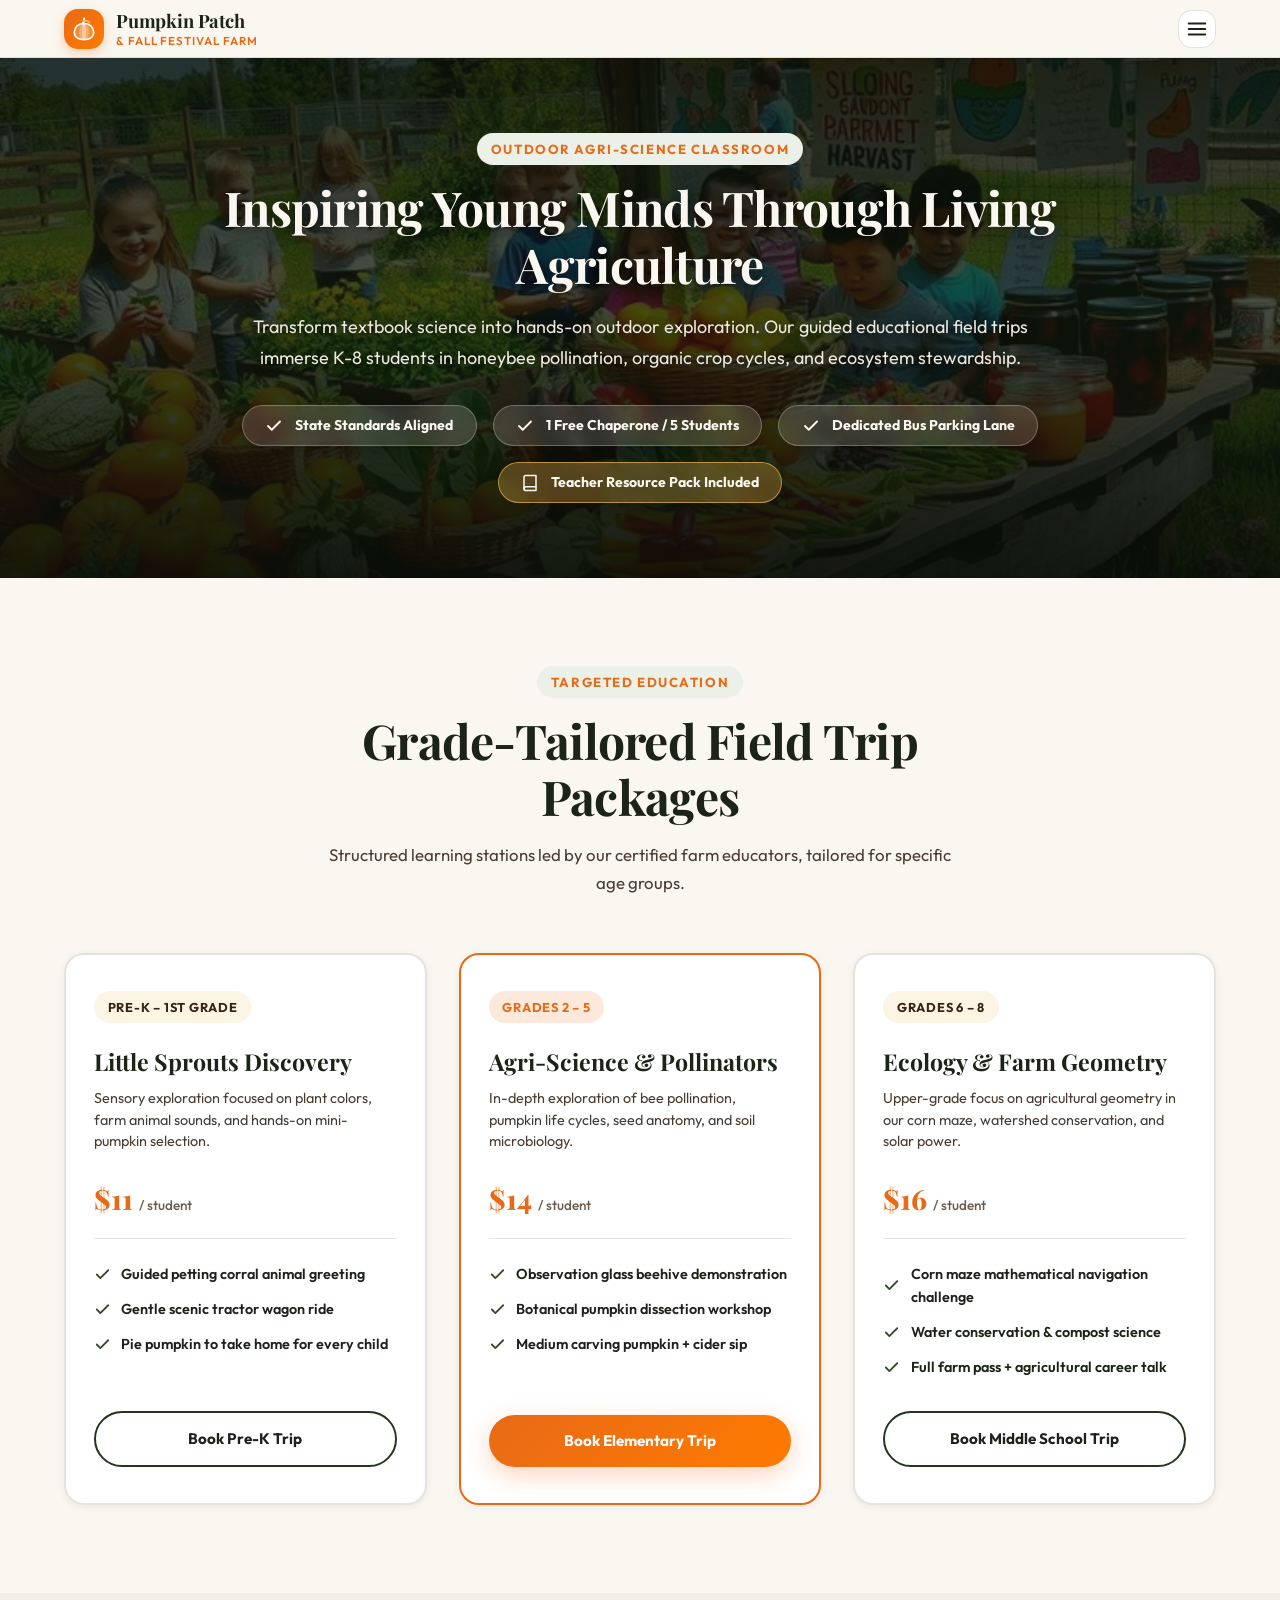
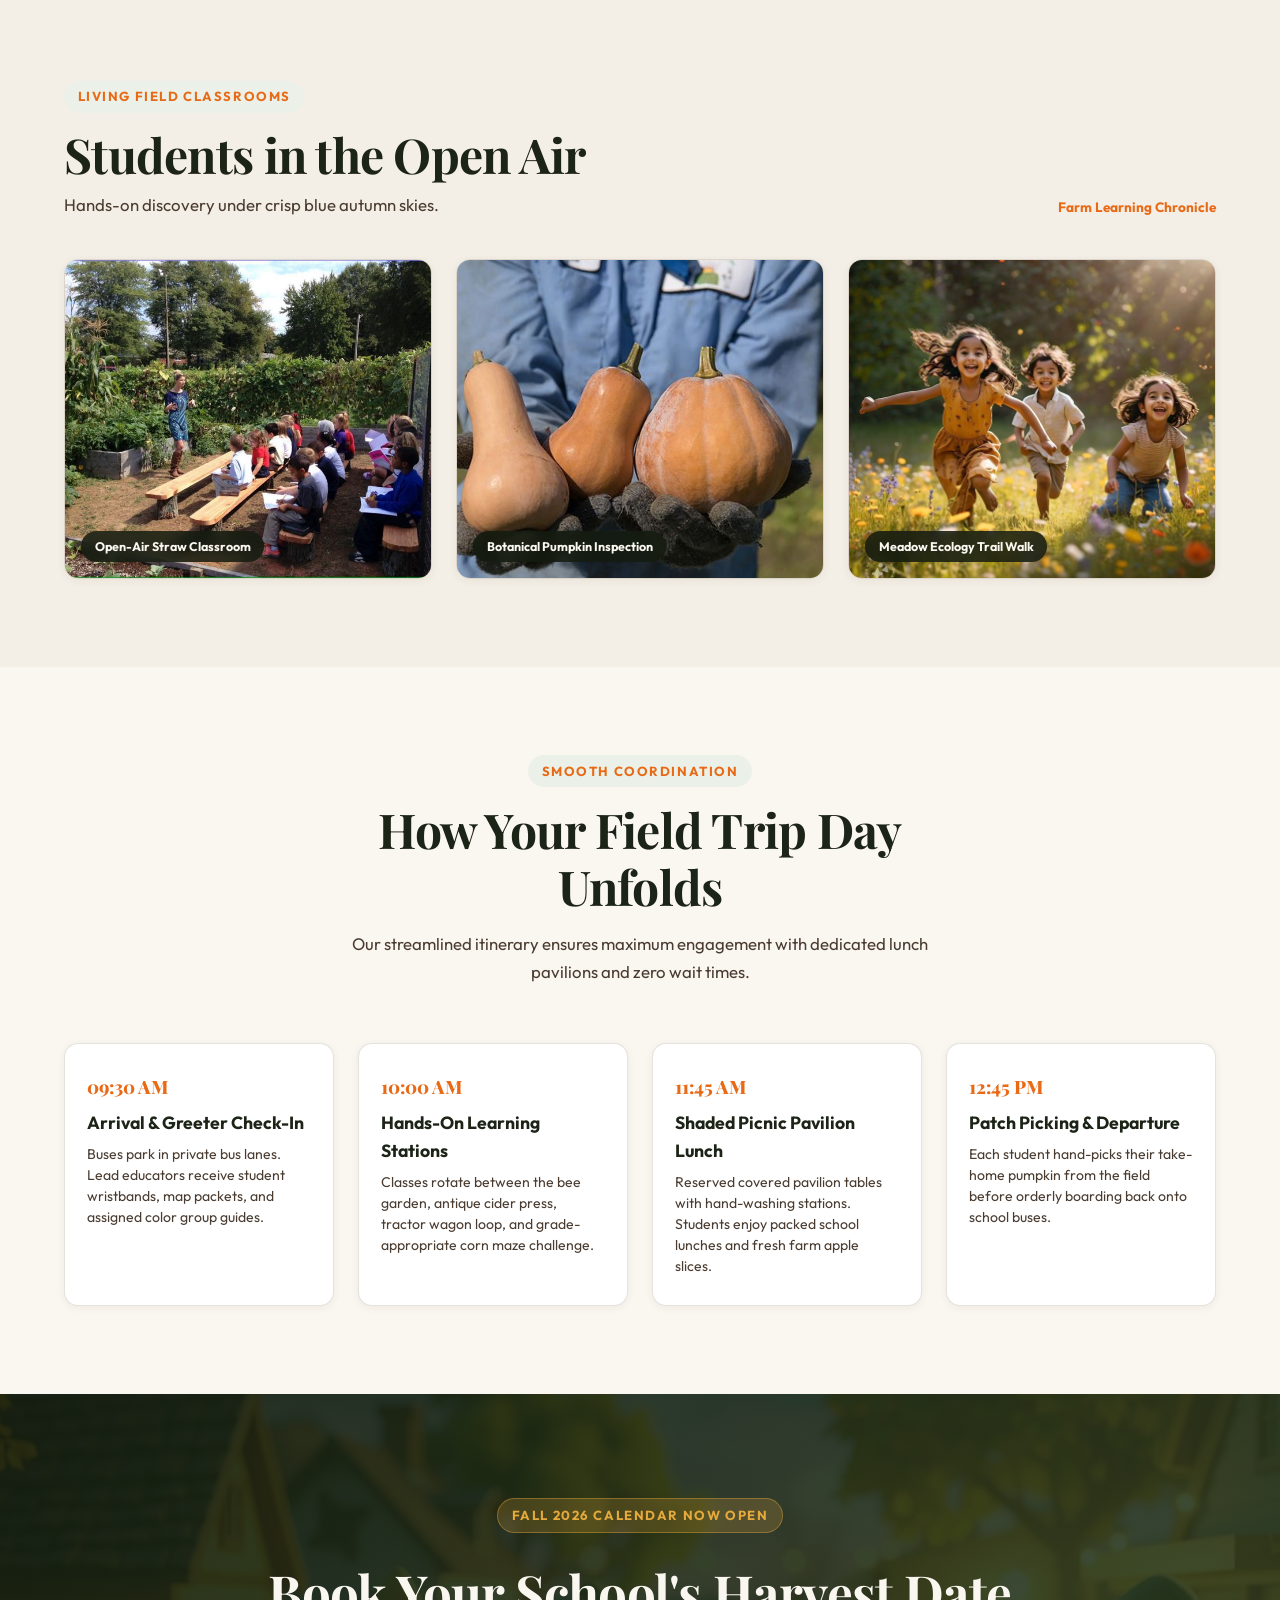
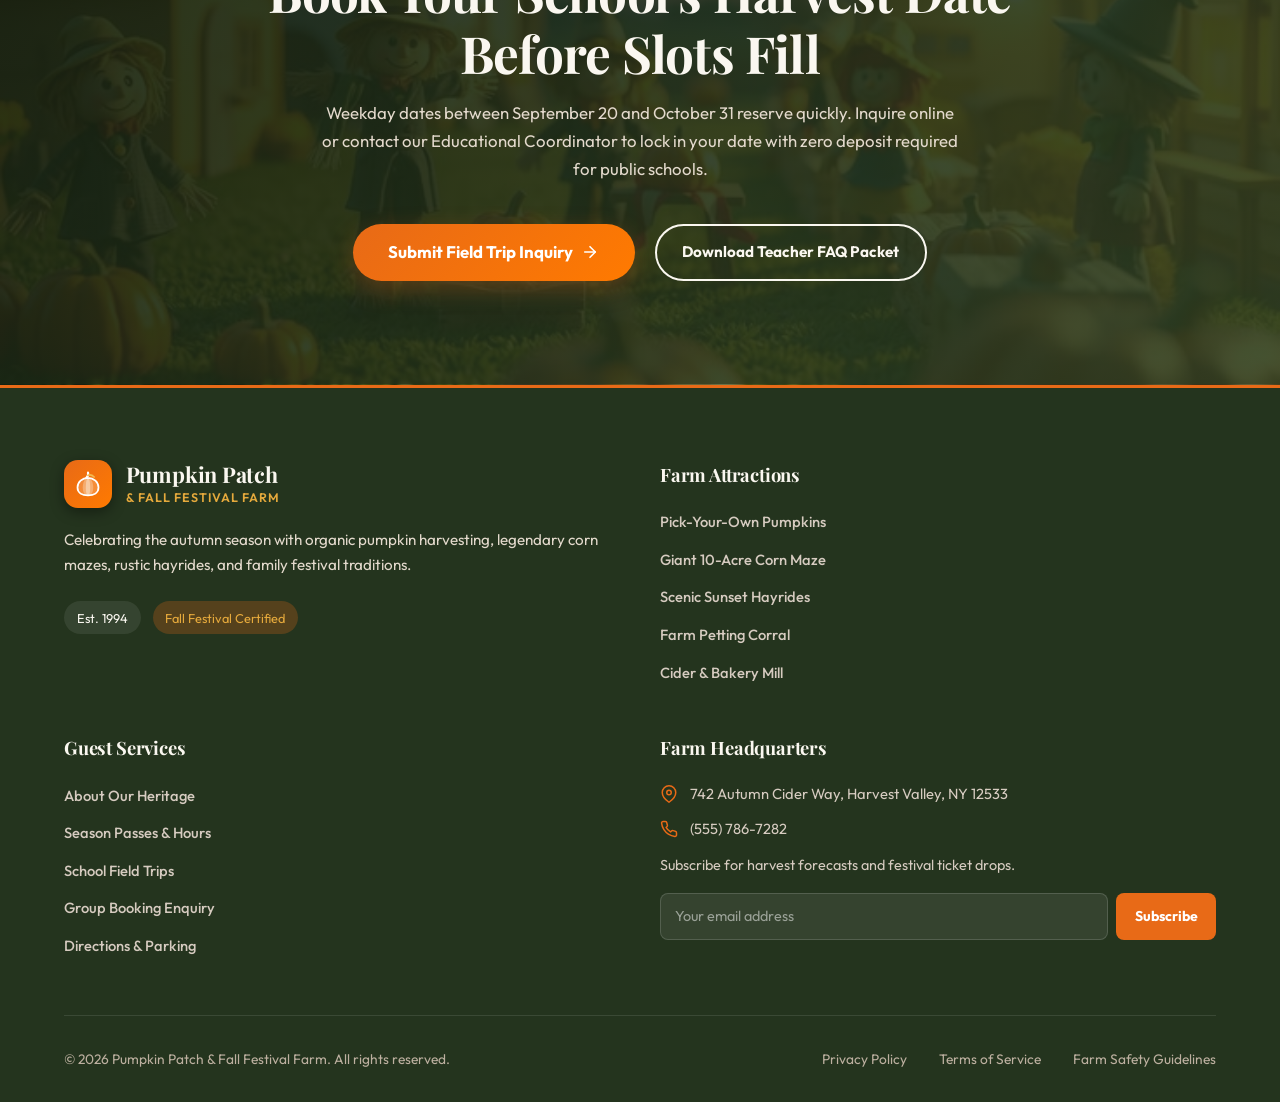
<file: field-trips.html>
<!DOCTYPE html>
<html lang="en" dir="ltr">

<head>
  <meta charset="UTF-8">
  <meta name="viewport" content="width=device-width, initial-scale=1.0">
  <title>School Field Trips &amp; Farm Education | Pumpkin Patch &amp; Fall Festival Farm</title>
  <meta name="description"
    content="Engaging agricultural education for Pre-K to 8th Grade: hands-on pollination science, pumpkin biology, corn maze geometry, and outdoor learning adventures.">

  <link rel="icon" type="image/svg+xml" href="assets/images/favicon.svg">
  <link rel="apple-touch-icon" href="assets/images/favicon.svg">

  <link rel="stylesheet" href="assets/css/style.css">
  <link rel="stylesheet" href="assets/css/responsive.css">
</head>

<body>

  <!-- Preloader -->
  <div class="page-loader" aria-hidden="true">
    <div class="loader-pumpkin-spinner">
      <svg viewBox="0 0 48 48" fill="none" xmlns="http://www.w3.org/2000/svg">
        <path d="M24 6V12" stroke="#34482B" stroke-width="3" stroke-linecap="round" />
        <path d="M28 8C31 7 34 8 36 10" stroke="#34482B" stroke-width="2.5" stroke-linecap="round" />
        <ellipse cx="24" cy="28" rx="18" ry="15" fill="#E86A17" />
        <ellipse cx="24" cy="28" rx="10" ry="15" fill="#FF7A00" />
        <ellipse cx="24" cy="28" rx="4" ry="15" fill="#F4BA4E" />
      </svg>
    </div>
    <div class="loader-text">School Field Trips</div>
  </div>

  <!-- Fixed Header (Desktop Single-Line & Mobile System) -->
  <header class="site-header" id="main-header">
    <div class="container header-container">

      <a href="index.html" class="brand-logo-link" aria-label="Pumpkin Patch and Fall Festival Farm Home">
        <div class="brand-icon-wrapper" aria-hidden="true">
          <svg width="26" height="26" viewBox="0 0 32 32" fill="none" xmlns="http://www.w3.org/2000/svg">
            <path d="M16 3C16 3 17 7 14 9" stroke="#FFFFFF" stroke-width="2.5" stroke-linecap="round" />
            <path d="M16 6C19 5 22 7 23 8" stroke="#F4BA4E" stroke-width="2" stroke-linecap="round" />
            <path d="M16 9C9.37 9 4 13.92 4 20C4 26.08 9.37 29 16 29C22.63 29 28 26.08 28 20C28 13.92 22.63 9 16 9Z"
              fill="#FAF7F0" fill-opacity="0.2" />
            <path d="M16 9C12.5 9 10 13.92 10 20C10 26.08 12.5 29 16 29C19.5 29 22 26.08 22 20C22 13.92 19.5 9 16 9Z"
              fill="#FAF7F0" fill-opacity="0.3" />
            <path
              d="M16 9C14.5 9 13.5 13.92 13.5 20C13.5 26.08 14.5 29 16 29C17.5 29 18.5 26.08 18.5 20C18.5 13.92 17.5 9 16 9Z"
              fill="#FAF7F0" fill-opacity="0.4" />
            <path d="M16 9C9.37 9 4 13.92 4 20C4 26.08 9.37 29 16 29C22.63 29 28 26.08 28 20C28 13.92 22.63 9 16 9Z"
              stroke="#FFFFFF" stroke-width="2" />
          </svg>
        </div>
        <div class="brand-text-group">
          <span class="brand-name">Pumpkin Patch</span>
          <span class="brand-subtext">&amp; Fall Festival Farm</span>
        </div>
      </a>

      <!-- Exactly 6 Nav Items -->
      <nav class="desktop-nav" aria-label="Main Navigation">
        <ul class="nav-list">
          <li class="nav-item has-dropdown">
            <button type="button" class="dropdown-toggle" aria-expanded="false" aria-haspopup="true"
              id="homeDropdownBtn">
              <span>Home</span>
              <svg class="dropdown-arrow" viewBox="0 0 24 24" fill="none" stroke="currentColor" stroke-width="2.2"
                stroke-linecap="round" stroke-linejoin="round" aria-hidden="true">
                <polyline points="6 9 12 15 18 9"></polyline>
              </svg>
            </button>
            <div class="dropdown-menu" aria-labelledby="homeDropdownBtn">
              <a href="index.html" class="dropdown-item">
                <span>Home 1 (Harvest Edition)</span>
              </a>
              <a href="home-2.html" class="dropdown-item">
                <span>Home 2 (Festival Fair)</span>
              </a>
            </div>
          </li>
          <li class="nav-item"><a href="about.html" class="nav-link"><span class="nav-active-dot"></span><span>About Us</span></a></li>
          <li class="nav-item"><a href="attractions.html" class="nav-link"><span class="nav-active-dot"></span><span>Attractions</span></a></li>
          <li class="nav-item"><a href="tickets.html" class="nav-link"><span class="nav-active-dot"></span><span>Tickets &amp; Hours</span></a></li>
          <li class="nav-item"><a href="field-trips.html" class="nav-link active"><span class="nav-active-dot"></span><span>School Field Trips</span></a></li>
          <li class="nav-item"><a href="contact.html" class="nav-link"><span class="nav-active-dot"></span><span>Contact</span></a></li>
        </ul>
      </nav>

      <!-- Utilities -->
      <div class="header-actions">
        <button type="button" class="control-btn rtl-toggle-btn" aria-label="Toggle text direction"
          title="Toggle RTL / LTR">RTL</button>
        <button type="button" class="control-btn theme-toggle-btn" aria-label="Toggle dark mode" title="Toggle Theme">
          <svg width="18" height="18" viewBox="0 0 24 24" fill="none" stroke="currentColor" stroke-width="2"
            stroke-linecap="round" stroke-linejoin="round" aria-hidden="true">
            <path d="M21 12.79A9 9 0 1 1 11.21 3 7 7 0 0 0 21 12.79z"></path>
          </svg>
        </button>
        <!-- Primary Header CTA: Get Tickets -->
        <a href="tickets.html" class="btn-header-cta header-desktop-cta" aria-label="Get Festival Admission Tickets">
          <svg width="16" height="16" viewBox="0 0 24 24" fill="none" stroke="currentColor" stroke-width="2.2"
            stroke-linecap="round" stroke-linejoin="round" aria-hidden="true">
            <path d="M2 9a3 3 0 0 1 0 6v2a2 2 0 0 0 2 2h16a2 2 0 0 0 2-2v-2a3 3 0 0 1 0-6V7a2 2 0 0 0-2-2H4a2 2 0 0 0-2 2z"></path>
            <path d="M13 5v2"></path>
            <path d="M13 17v2"></path>
            <path d="M13 11v2"></path>
          </svg>
          <span>Get Tickets</span>
        </a>
        <button type="button" class="mobile-toggle-btn" aria-label="Open navigation menu" aria-expanded="false"
          aria-controls="mobileDrawer">
          <svg width="22" height="22" viewBox="0 0 24 24" fill="none" stroke="currentColor" stroke-width="2.2"
            stroke-linecap="round" stroke-linejoin="round" aria-hidden="true">
            <line x1="3" y1="6" x2="21" y2="6"></line>
            <line x1="3" y1="12" x2="21" y2="12"></line>
            <line x1="3" y1="18" x2="21" y2="18"></line>
          </svg>
        </button>
      </div>

    </div>
  </header>

  <!-- Mobile & Tablet Navigation Drawer -->
  <div class="mobile-nav-backdrop" aria-hidden="true"></div>
  <aside class="mobile-nav-drawer" id="mobileDrawer" aria-label="Mobile Navigation">
    <div>
      <div class="mobile-drawer-header">
        <a href="index.html" class="brand-logo-link" aria-label="Pumpkin Patch and Fall Festival Farm Home">
          <div class="brand-icon-wrapper" aria-hidden="true">
            <svg width="24" height="24" viewBox="0 0 32 32" fill="none" xmlns="http://www.w3.org/2000/svg">
              <path d="M16 3C16 3 17 7 14 9" stroke="#FFFFFF" stroke-width="2.5" stroke-linecap="round" />
              <path d="M16 6C19 5 22 7 23 8" stroke="#F4BA4E" stroke-width="2" stroke-linecap="round" />
              <path d="M16 9C9.37 9 4 13.92 4 20C4 26.08 9.37 29 16 29C22.63 29 28 26.08 28 20C28 13.92 22.63 9 16 9Z"
                fill="#FAF7F0" fill-opacity="0.2" />
              <path d="M16 9C12.5 9 10 13.92 10 20C10 26.08 12.5 29 16 29C19.5 29 22 26.08 22 20C22 13.92 19.5 9 16 9Z"
                fill="#FAF7F0" fill-opacity="0.3" />
              <path
                d="M16 9C14.5 9 13.5 13.92 13.5 20C13.5 26.08 14.5 29 16 29C17.5 29 18.5 26.08 18.5 20C18.5 13.92 17.5 9 16 9Z"
                fill="#FAF7F0" fill-opacity="0.4" />
              <path d="M16 9C9.37 9 4 13.92 4 20C4 26.08 9.37 29 16 29C22.63 29 28 26.08 28 20C28 13.92 22.63 9 16 9Z"
                stroke="#FFFFFF" stroke-width="2" />
            </svg>
          </div>
          <div class="brand-text-group">
            <span class="brand-name">Pumpkin Patch</span>
            <span class="brand-subtext">&amp; Fall Festival Farm</span>
          </div>
        </a>
        <button type="button" class="mobile-close-btn" aria-label="Close navigation menu">
          <svg width="20" height="20" viewBox="0 0 24 24" fill="none" stroke="currentColor" stroke-width="2.2"
            stroke-linecap="round" stroke-linejoin="round" aria-hidden="true">
            <line x1="18" y1="6" x2="6" y2="18"></line>
            <line x1="6" y1="6" x2="18" y2="18"></line>
          </svg>
        </button>
      </div>

      <nav class="mobile-nav-list">
        <div class="mobile-nav-item">
          <button type="button" class="mobile-accordion-btn" aria-expanded="false">
            <span>Home</span>
            <svg width="18" height="18" viewBox="0 0 24 24" fill="none" stroke="currentColor" stroke-width="2.2"
              stroke-linecap="round" stroke-linejoin="round" aria-hidden="true">
              <polyline points="6 9 12 15 18 9"></polyline>
            </svg>
          </button>
          <div class="mobile-accordion-content">
            <a href="index.html" class="mobile-sub-link">Home 1 (Harvest Edition)</a>
            <a href="home-2.html" class="mobile-sub-link">Home 2 (Festival Fair)</a>
          </div>
        </div>
        <a href="about.html" class="mobile-nav-link">About Us</a>
        <a href="attractions.html" class="mobile-nav-link">Attractions</a>
        <a href="tickets.html" class="mobile-nav-link">Tickets &amp; Hours</a>
        <a href="field-trips.html" class="mobile-nav-link active">School Field Trips</a>
        <a href="contact.html" class="mobile-nav-link">Contact</a>
      </nav>
    </div>

    <div class="mobile-drawer-footer">
      <div class="mobile-drawer-utilities">
        <span class="drawer-util-label">Settings &amp; Theme</span>
        <div class="drawer-util-buttons">
          <button type="button" class="control-btn rtl-toggle-btn" aria-label="Toggle text direction" title="Toggle RTL / LTR">RTL</button>
          <button type="button" class="control-btn theme-toggle-btn" aria-label="Toggle dark mode" title="Toggle Theme">
            <svg width="18" height="18" viewBox="0 0 24 24" fill="none" stroke="currentColor" stroke-width="2" stroke-linecap="round" stroke-linejoin="round" aria-hidden="true">
              <path d="M21 12.79A9 9 0 1 1 11.21 3 7 7 0 0 0 21 12.79z"></path>
            </svg>
          </button>
        </div>
      </div>
      <a href="tickets.html" class="mobile-drawer-cta" aria-label="Get Festival Admission Tickets">
        <svg width="18" height="18" viewBox="0 0 24 24" fill="none" stroke="currentColor" stroke-width="2.2"
          stroke-linecap="round" stroke-linejoin="round" aria-hidden="true">
          <path d="M2 9a3 3 0 0 1 0 6v2a2 2 0 0 0 2 2h16a2 2 0 0 0 2-2v-2a3 3 0 0 1 0-6V7a2 2 0 0 0-2-2H4a2 2 0 0 0-2 2z"></path>
          <path d="M13 5v2"></path>
          <path d="M13 17v2"></path>
          <path d="M13 11v2"></path>
        </svg>
        <span>Get Tickets</span>
      </a>
    </div>
  </aside>

  <!-- MAIN CONTENT: EXACTLY 5 MAIN CONTENT SECTIONS -->
  <main class="site-main">

    <!-- SECTION 1: HERO EDUCATIONAL WELCOME (IMMERSIVE BACKGROUND IMAGE WITH OVERLAID TEXT) -->
    <section class="trips-hero-section" id="trips-hero">
      <div class="trips-hero-bg-overlay" aria-hidden="true">
        <img src="assets/images/sections/p40.jpg" alt="Students engaged in outdoor harvest learning on the farm"
          class="trips-hero-bg-img" width="1600" height="900" loading="eager">
      </div>
      <div class="container trips-hero-container">

        <div class="trips-hero-content">
          <span class="section-eyebrow">Outdoor Agri-Science Classroom</span>
          <h1 class="section-heading trips-hero-title">
            Inspiring Young Minds Through <span class="highlight-autumn">Living Agriculture</span>
          </h1>
          <p class="section-desc trips-hero-desc">
            Transform textbook science into hands-on outdoor exploration. Our guided educational field trips immerse K-8
            students in honeybee pollination, organic crop cycles, and ecosystem stewardship.
          </p>

          <div class="trips-stats-strip">
            <div class="trip-stat-badge">
              <svg width="18" height="18" viewBox="0 0 24 24" fill="none" stroke="currentColor" stroke-width="2.5"
                stroke-linecap="round" stroke-linejoin="round" aria-hidden="true">
                <polyline points="20 6 9 17 4 12"></polyline>
              </svg>
              <span>State Standards Aligned</span>
            </div>
            <div class="trip-stat-badge">
              <svg width="18" height="18" viewBox="0 0 24 24" fill="none" stroke="currentColor" stroke-width="2.5"
                stroke-linecap="round" stroke-linejoin="round" aria-hidden="true">
                <polyline points="20 6 9 17 4 12"></polyline>
              </svg>
              <span>1 Free Chaperone / 5 Students</span>
            </div>
            <div class="trip-stat-badge">
              <svg width="18" height="18" viewBox="0 0 24 24" fill="none" stroke="currentColor" stroke-width="2.5"
                stroke-linecap="round" stroke-linejoin="round" aria-hidden="true">
                <polyline points="20 6 9 17 4 12"></polyline>
              </svg>
              <span>Dedicated Bus Parking Lane</span>
            </div>
            <div class="trip-stat-badge teacher-badge-pill">
              <svg width="18" height="18" viewBox="0 0 24 24" fill="none" stroke="currentColor" stroke-width="2"
                stroke-linecap="round" stroke-linejoin="round" aria-hidden="true">
                <path d="M4 19.5A2.5 2.5 0 0 1 6.5 17H20"></path>
                <path d="M6.5 2H20v20H6.5A2.5 2.5 0 0 1 4 19.5v-15A2.5 2.5 0 0 1 6.5 2z"></path>
              </svg>
              <span>Teacher Resource Pack Included</span>
            </div>
          </div>
        </div>

      </div>
    </section>

    <!-- SECTION 2: GRADE-LEVEL CURRICULUM PACKAGES (3 STRICTLY EVEN CARDS) -->
    <section class="curriculum-section" id="curriculum-tiers">
      <div class="container">

        <div class="section-header-centered">
          <span class="section-eyebrow">Targeted Education</span>
          <h2 class="section-heading">Grade-Tailored Field Trip Packages</h2>
          <p class="section-desc" style="margin: 0 auto;">
            Structured learning stations led by our certified farm educators, tailored for specific age groups.
          </p>
        </div>

        <div class="curriculum-grid">

          <!-- Package 1 -->
          <div class="curriculum-card">
            <div>
              <span class="curriculum-grade-tag">Pre-K &ndash; 1st Grade</span>
              <h3 class="curriculum-title">Little Sprouts Discovery</h3>
              <p class="curriculum-sub">Sensory exploration focused on plant colors, farm animal sounds, and hands-on
                mini-pumpkin selection.</p>

              <div class="curriculum-price">
                $11 <span>/ student</span>
              </div>

              <div class="curriculum-topics">
                <div class="curriculum-topic-item">
                  <svg viewBox="0 0 24 24" fill="none" stroke="currentColor" stroke-width="2.5" stroke-linecap="round"
                    stroke-linejoin="round" aria-hidden="true">
                    <polyline points="20 6 9 17 4 12"></polyline>
                  </svg>
                  <span>Guided petting corral animal greeting</span>
                </div>
                <div class="curriculum-topic-item">
                  <svg viewBox="0 0 24 24" fill="none" stroke="currentColor" stroke-width="2.5" stroke-linecap="round"
                    stroke-linejoin="round" aria-hidden="true">
                    <polyline points="20 6 9 17 4 12"></polyline>
                  </svg>
                  <span>Gentle scenic tractor wagon ride</span>
                </div>
                <div class="curriculum-topic-item">
                  <svg viewBox="0 0 24 24" fill="none" stroke="currentColor" stroke-width="2.5" stroke-linecap="round"
                    stroke-linejoin="round" aria-hidden="true">
                    <polyline points="20 6 9 17 4 12"></polyline>
                  </svg>
                  <span>Pie pumpkin to take home for every child</span>
                </div>
              </div>
            </div>

            <a href="contact.html" class="btn-secondary" style="width:100%; text-align:center;">Book Pre-K Trip</a>
          </div>

          <!-- Package 2 -->
          <div class="curriculum-card" style="border-color:var(--color-pumpkin);">
            <div>
              <span class="curriculum-grade-tag"
                style="background-color:rgba(232,106,23,0.15); color:var(--color-pumpkin);">Grades 2 &ndash; 5</span>
              <h3 class="curriculum-title">Agri-Science &amp; Pollinators</h3>
              <p class="curriculum-sub">In-depth exploration of bee pollination, pumpkin life cycles, seed anatomy, and
                soil microbiology.</p>

              <div class="curriculum-price">
                $14 <span>/ student</span>
              </div>

              <div class="curriculum-topics">
                <div class="curriculum-topic-item">
                  <svg viewBox="0 0 24 24" fill="none" stroke="currentColor" stroke-width="2.5" stroke-linecap="round"
                    stroke-linejoin="round" aria-hidden="true">
                    <polyline points="20 6 9 17 4 12"></polyline>
                  </svg>
                  <span>Observation glass beehive demonstration</span>
                </div>
                <div class="curriculum-topic-item">
                  <svg viewBox="0 0 24 24" fill="none" stroke="currentColor" stroke-width="2.5" stroke-linecap="round"
                    stroke-linejoin="round" aria-hidden="true">
                    <polyline points="20 6 9 17 4 12"></polyline>
                  </svg>
                  <span>Botanical pumpkin dissection workshop</span>
                </div>
                <div class="curriculum-topic-item">
                  <svg viewBox="0 0 24 24" fill="none" stroke="currentColor" stroke-width="2.5" stroke-linecap="round"
                    stroke-linejoin="round" aria-hidden="true">
                    <polyline points="20 6 9 17 4 12"></polyline>
                  </svg>
                  <span>Medium carving pumpkin + cider sip</span>
                </div>
              </div>
            </div>

            <a href="contact.html" class="btn-primary" style="width:100%; text-align:center;">Book Elementary Trip</a>
          </div>

          <!-- Package 3 -->
          <div class="curriculum-card">
            <div>
              <span class="curriculum-grade-tag">Grades 6 &ndash; 8</span>
              <h3 class="curriculum-title">Ecology &amp; Farm Geometry</h3>
              <p class="curriculum-sub">Upper-grade focus on agricultural geometry in our corn maze, watershed
                conservation, and solar power.</p>

              <div class="curriculum-price">
                $16 <span>/ student</span>
              </div>

              <div class="curriculum-topics">
                <div class="curriculum-topic-item">
                  <svg viewBox="0 0 24 24" fill="none" stroke="currentColor" stroke-width="2.5" stroke-linecap="round"
                    stroke-linejoin="round" aria-hidden="true">
                    <polyline points="20 6 9 17 4 12"></polyline>
                  </svg>
                  <span>Corn maze mathematical navigation challenge</span>
                </div>
                <div class="curriculum-topic-item">
                  <svg viewBox="0 0 24 24" fill="none" stroke="currentColor" stroke-width="2.5" stroke-linecap="round"
                    stroke-linejoin="round" aria-hidden="true">
                    <polyline points="20 6 9 17 4 12"></polyline>
                  </svg>
                  <span>Water conservation &amp; compost science</span>
                </div>
                <div class="curriculum-topic-item">
                  <svg viewBox="0 0 24 24" fill="none" stroke="currentColor" stroke-width="2.5" stroke-linecap="round"
                    stroke-linejoin="round" aria-hidden="true">
                    <polyline points="20 6 9 17 4 12"></polyline>
                  </svg>
                  <span>Full farm pass + agricultural career talk</span>
                </div>
              </div>
            </div>

            <a href="contact.html" class="btn-secondary" style="width:100%; text-align:center;">Book Middle School
              Trip</a>
          </div>

        </div>

      </div>
    </section>

    <!-- SECTION 3: PURE VISUAL STUDENT EXPLORATION GALLERY ("ONLY IMAGE" IMMERSION) -->
    <section class="students-gallery-section" id="pure-students-gallery">
      <div class="container">

        <div style="display:flex; justify-content:space-between; align-items:flex-end; flex-wrap:wrap; gap:1.5rem;">
          <div>
            <span class="section-eyebrow">Living Field Classrooms</span>
            <h2 class="section-heading" style="margin-bottom:0.5rem;">Students in the Open Air</h2>
            <p class="section-desc">Hands-on discovery under crisp blue autumn skies.</p>
          </div>
          <span style="font-size:0.85rem; font-weight:700; color:var(--color-pumpkin);">Farm Learning Chronicle</span>
        </div>

        <div class="students-gallery-grid">

          <div class="students-gallery-item">
            <img src="assets/images/gallery/p41.jpg" alt="Students sitting attentively in open-air straw classroom"
              class="students-gallery-img" width="800" height="530" loading="lazy">
            <span class="students-gallery-label">Open-Air Straw Classroom</span>
          </div>

          <div class="students-gallery-item">
            <img src="assets/images/gallery/p42.jpg" alt="Hands examining autumn squash botany specimens"
              class="students-gallery-img" width="800" height="530" loading="lazy">
            <span class="students-gallery-label">Botanical Pumpkin Inspection</span>
          </div>

          <div class="students-gallery-item">
            <img src="assets/images/gallery/p43.jpg" alt="Children joyfully exploring the golden meadow trail"
              class="students-gallery-img" width="800" height="530" loading="lazy">
            <span class="students-gallery-label">Meadow Ecology Trail Walk</span>
          </div>

        </div>

      </div>
    </section>

    <!-- SECTION 4: FIELD TRIP DAY FLOW & LOGISTICS -->
    <section class="logistics-section" id="trip-logistics">
      <div class="container">

        <div class="section-header-centered">
          <span class="section-eyebrow">Smooth Coordination</span>
          <h2 class="section-heading">How Your Field Trip Day Unfolds</h2>
          <p class="section-desc" style="margin: 0 auto;">
            Our streamlined itinerary ensures maximum engagement with dedicated lunch pavilions and zero wait times.
          </p>
        </div>

        <div class="logistics-timeline">

          <div class="logistics-card">
            <span class="logistics-time-pill">09:30 AM</span>
            <h3 class="logistics-title">Arrival &amp; Greeter Check-In</h3>
            <p class="logistics-desc">Buses park in private bus lanes. Lead educators receive student wristbands, map
              packets, and assigned color group guides.</p>
          </div>

          <div class="logistics-card">
            <span class="logistics-time-pill">10:00 AM</span>
            <h3 class="logistics-title">Hands-On Learning Stations</h3>
            <p class="logistics-desc">Classes rotate between the bee garden, antique cider press, tractor wagon loop,
              and grade-appropriate corn maze challenge.</p>
          </div>

          <div class="logistics-card">
            <span class="logistics-time-pill">11:45 AM</span>
            <h3 class="logistics-title">Shaded Picnic Pavilion Lunch</h3>
            <p class="logistics-desc">Reserved covered pavilion tables with hand-washing stations. Students enjoy packed
              school lunches and fresh farm apple slices.</p>
          </div>

          <div class="logistics-card">
            <span class="logistics-time-pill">12:45 PM</span>
            <h3 class="logistics-title">Patch Picking &amp; Departure</h3>
            <p class="logistics-desc">Each student hand-picks their take-home pumpkin from the field before orderly
              boarding back onto school buses.</p>
          </div>

        </div>

      </div>
    </section>

    <!-- SECTION 5: SCHOOL RESERVATION FINAL CTA (MANDATORY FINAL CTA SECTION) -->
    <section class="trips-cta-section" id="trips-cta">
      <div class="trips-cta-bg" aria-hidden="true"></div>
      <div class="container">
        <div class="trips-cta-inner">
          <span class="section-eyebrow"
            style="background-color:rgba(229,169,60,0.2); color:var(--color-mustard); border:1px solid rgba(229,169,60,0.4);">
            Fall 2026 Calendar Now Open
          </span>
          <h2 class="section-heading" style="color:#FAF7F0; font-size:clamp(2.2rem, 4vw, 3.4rem); margin-top:1rem;">
            Book Your School's Harvest Date Before Slots Fill
          </h2>
          <p class="section-desc" style="color:#E3D9CC; margin: 0 auto 2.5rem; max-width:640px;">
            Weekday dates between September 20 and October 31 reserve quickly. Inquire online or contact our Educational
            Coordinator to lock in your date with zero deposit required for public schools.
          </p>

          <div style="display:flex; justify-content:center; gap:1.25rem; flex-wrap:wrap;">
            <a href="contact.html" class="btn-primary" style="font-size:1.05rem; padding:0.95rem 2.2rem;">
              <span>Submit Field Trip Inquiry</span>
              <svg width="18" height="18" viewBox="0 0 24 24" fill="none" stroke="currentColor" stroke-width="2.2"
                stroke-linecap="round" stroke-linejoin="round" aria-hidden="true">
                <line x1="5" y1="12" x2="19" y2="12"></line>
                <polyline points="12 5 19 12 12 19"></polyline>
              </svg>
            </a>
            <a href="contact.html" class="btn-secondary" style="color:#FAF7F0; border-color:#FAF7F0;">Download Teacher
              FAQ Packet</a>
          </div>
        </div>
      </div>
    </section>

  </main>

  <!-- Shared Autumn Footer -->
  <footer class="site-footer">
    <div class="container">
      <div class="footer-top-grid">

        <div>
          <a href="index.html" class="brand-logo-link" aria-label="Pumpkin Patch and Fall Festival Farm Home">
            <div class="brand-icon-wrapper" aria-hidden="true">
              <svg width="28" height="28" viewBox="0 0 32 32" fill="none" xmlns="http://www.w3.org/2000/svg">
                <path d="M16 3C16 3 17 7 14 9" stroke="#FFFFFF" stroke-width="2.5" stroke-linecap="round" />
                <path d="M16 6C19 5 22 7 23 8" stroke="#F4BA4E" stroke-width="2" stroke-linecap="round" />
                <path d="M16 9C9.37 9 4 13.92 4 20C4 26.08 9.37 29 16 29C22.63 29 28 26.08 28 20C28 13.92 22.63 9 16 9Z"
                  fill="#FAF7F0" fill-opacity="0.2" />
                <path d="M16 9C12.5 9 10 13.92 10 20C10 26.08 12.5 29 16 29C19.5 29 22 26.08 22 20C22 13.92 19.5 9 16 9Z"
                  fill="#FAF7F0" fill-opacity="0.3" />
                <path
                  d="M16 9C14.5 9 13.5 13.92 13.5 20C13.5 26.08 14.5 29 16 29C17.5 29 18.5 26.08 18.5 20C18.5 13.92 17.5 9 16 9Z"
                  fill="#FAF7F0" fill-opacity="0.4" />
                <path d="M16 9C9.37 9 4 13.92 4 20C4 26.08 9.37 29 16 29C22.63 29 28 26.08 28 20C28 13.92 22.63 9 16 9Z"
                  stroke="#FFFFFF" stroke-width="2" />
              </svg>
            </div>
            <div class="brand-text-group">
              <span class="brand-name">Pumpkin Patch</span>
              <span class="brand-subtext">&amp; Fall Festival Farm</span>
            </div>
          </a>
          <p class="footer-brand-desc">
            Celebrating the autumn season with organic pumpkin harvesting, legendary corn mazes, rustic hayrides, and
            family festival traditions.
          </p>
          <div style="display:flex; gap:0.75rem;">
            <span
              style="padding:0.4rem 0.8rem; background:rgba(255,255,255,0.08); border-radius:9999px; font-size:0.8rem; color:#FAF7F0;">Est.
              1994</span>
            <span
              style="padding:0.4rem 0.8rem; background:rgba(232,106,23,0.25); border-radius:9999px; font-size:0.8rem; color:var(--color-mustard);">Fall
              Festival Certified</span>
          </div>
        </div>

        <div>
          <h2 class="footer-heading">Farm Attractions</h2>
          <ul class="footer-links-list">
            <li><a href="attractions.html" class="footer-link">Pick-Your-Own Pumpkins</a></li>
            <li><a href="attractions.html" class="footer-link">Giant 10-Acre Corn Maze</a></li>
            <li><a href="attractions.html" class="footer-link">Scenic Sunset Hayrides</a></li>
            <li><a href="attractions.html" class="footer-link">Farm Petting Corral</a></li>
            <li><a href="attractions.html" class="footer-link">Cider &amp; Bakery Mill</a></li>
          </ul>
        </div>

        <div>
          <h2 class="footer-heading">Guest Services</h2>
          <ul class="footer-links-list">
            <li><a href="about.html" class="footer-link">About Our Heritage</a></li>
            <li><a href="tickets.html" class="footer-link">Season Passes &amp; Hours</a></li>
            <li><a href="field-trips.html" class="footer-link">School Field Trips</a></li>
            <li><a href="contact.html" class="footer-link">Group Booking Enquiry</a></li>
            <li><a href="contact.html" class="footer-link">Directions &amp; Parking</a></li>
          </ul>
        </div>

        <div>
          <h2 class="footer-heading">Farm Headquarters</h2>
          <div class="footer-contact-item">
            <svg class="footer-contact-icon" viewBox="0 0 24 24" fill="none" stroke="currentColor" stroke-width="2"
              stroke-linecap="round" stroke-linejoin="round" aria-hidden="true">
              <path d="M21 10c0 7-9 13-9 13s-9-6-9-13a9 9 0 0 1 18 0z"></path>
              <circle cx="12" cy="10" r="3"></circle>
            </svg>
            <span>742 Autumn Cider Way, Harvest Valley, NY 12533</span>
          </div>
          <div class="footer-contact-item">
            <svg class="footer-contact-icon" viewBox="0 0 24 24" fill="none" stroke="currentColor" stroke-width="2"
              stroke-linecap="round" stroke-linejoin="round" aria-hidden="true">
              <path
                d="M22 16.92v3a2 2 0 0 1-2.18 2 19.79 19.79 0 0 1-8.63-3.07 19.5 19.5 0 0 1-6-6 19.79 19.79 0 0 1-3.07-8.67A2 2 0 0 1 4.11 2h3a2 2 0 0 1 2 1.72 12.84 12.84 0 0 0 .7 2.81 2 2 0 0 1-.45 2.11L8.09 9.91a16 16 0 0 0 6 6l1.27-1.27a2 2 0 0 1 2.11-.45 12.84 12.84 0 0 0 2.81.7A2 2 0 0 1 22 16.92z">
              </path>
            </svg>
            <span>(555) 786-7282</span>
          </div>
          <p class="footer-newsletter-text">Subscribe for harvest forecasts and festival ticket drops.</p>
          <form class="footer-newsletter-form"
            onsubmit="event.preventDefault(); alert('Subscribed to harvest alerts!');">
            <input type="email" class="footer-newsletter-input" placeholder="Your email address" required
              aria-label="Email for harvest newsletter">
            <button type="submit" class="footer-newsletter-btn">Subscribe</button>
          </form>
        </div>

      </div>

      <div class="footer-bottom">
        <div>
          &copy; 2026 Pumpkin Patch &amp; Fall Festival Farm. All rights reserved.
        </div>
        <div class="footer-bottom-links">
          <a href="#" class="footer-bottom-link">Privacy Policy</a>
          <a href="#" class="footer-bottom-link">Terms of Service</a>
          <a href="#" class="footer-bottom-link">Farm Safety Guidelines</a>
        </div>
      </div>
    </div>
  </footer>

  <!-- Scroll To Top -->
  <button type="button" class="scroll-top-btn" aria-label="Scroll back to top of page">
    <svg width="22" height="22" viewBox="0 0 24 24" fill="none" stroke="currentColor" stroke-width="2.5"
      stroke-linecap="round" stroke-linejoin="round" aria-hidden="true">
      <polyline points="18 15 12 9 6 15"></polyline>
    </svg>
  </button>

  <script src="assets/js/main.js"></script>
</body>

</html>
</file>
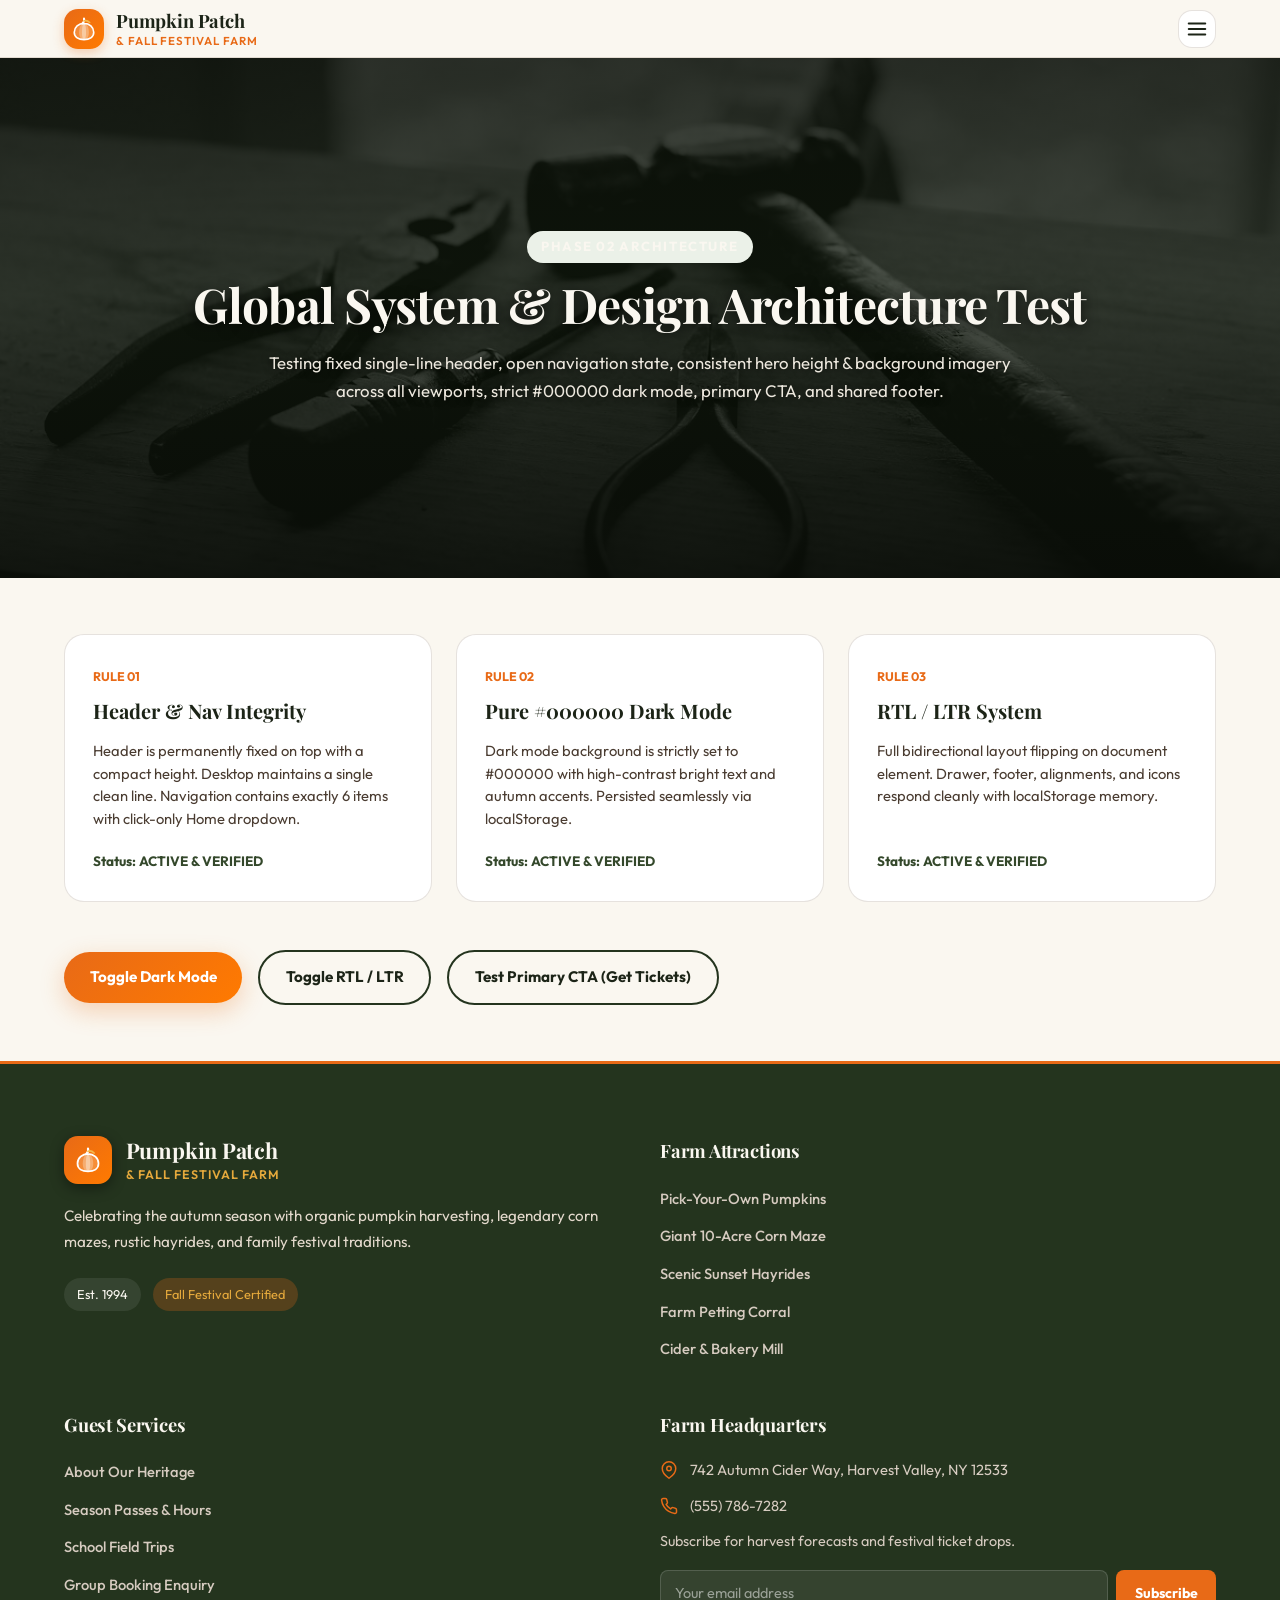
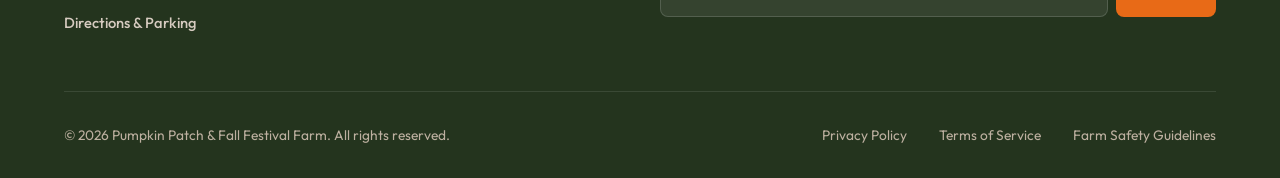
<file: global-qa.html>
<!DOCTYPE html>
<html lang="en" dir="ltr">
<head>
  <meta charset="UTF-8">
  <meta name="viewport" content="width=device-width, initial-scale=1.0">
  <title>Global System Verification | Pumpkin Patch & Fall Festival Farm</title>
  <meta name="description" content="Global design system test harness for header, fixed navigation, 6 nav items, dark mode, RTL, primary Get Tickets CTA, and shared footer.">
  
  <link rel="icon" type="image/svg+xml" href="assets/images/favicon.svg">
  <link rel="apple-touch-icon" href="assets/images/favicon.svg">
  
  <!-- External CSS Assets (No internal CSS allowed in HTML) -->
  <link rel="stylesheet" href="assets/css/style.css">
  <link rel="stylesheet" href="assets/css/responsive.css">
</head>
<body>

  <!-- 1. Branded Autumn Page Loader -->
  <div class="page-loader" aria-hidden="true">
    <div class="loader-pumpkin-spinner">
      <svg viewBox="0 0 48 48" fill="none" xmlns="http://www.w3.org/2000/svg">
        <path d="M24 6V12" stroke="#34482B" stroke-width="3" stroke-linecap="round"/>
        <path d="M28 8C31 7 34 8 36 10" stroke="#34482B" stroke-width="2.5" stroke-linecap="round"/>
        <ellipse cx="24" cy="28" rx="18" ry="15" fill="#E86A17"/>
        <ellipse cx="24" cy="28" rx="10" ry="15" fill="#FF7A00"/>
        <ellipse cx="24" cy="28" rx="4" ry="15" fill="#F4BA4E"/>
      </svg>
    </div>
    <div class="loader-text">Pumpkin Patch & Fall Farm</div>
  </div>

  <!-- 2. Fixed Single-Line Desktop Header & Mobile System -->
  <header class="site-header" id="main-header">
    <div class="container header-container">
      
      <!-- Unique Brand Identity -->
      <a href="index.html" class="brand-logo-link" aria-label="Pumpkin Patch and Fall Festival Farm Home">
        <div class="brand-icon-wrapper" aria-hidden="true">
          <svg width="26" height="26" viewBox="0 0 32 32" fill="none" xmlns="http://www.w3.org/2000/svg">
            <path d="M16 3C16 3 17 7 14 9" stroke="#FFFFFF" stroke-width="2.5" stroke-linecap="round"/>
            <path d="M16 6C19 5 22 7 23 8" stroke="#F4BA4E" stroke-width="2" stroke-linecap="round"/>
            <path d="M16 9C9.37 9 4 13.92 4 20C4 26.08 9.37 29 16 29C22.63 29 28 26.08 28 20C28 13.92 22.63 9 16 9Z" fill="#FAF7F0" fill-opacity="0.2"/>
            <path d="M16 9C12.5 9 10 13.92 10 20C10 26.08 12.5 29 16 29C19.5 29 22 26.08 22 20C22 13.92 19.5 9 16 9Z" fill="#FAF7F0" fill-opacity="0.3"/>
            <path d="M16 9C14.5 9 13.5 13.92 13.5 20C13.5 26.08 14.5 29 16 29C17.5 29 18.5 26.08 18.5 20C18.5 13.92 17.5 9 16 9Z" fill="#FAF7F0" fill-opacity="0.4"/>
            <path d="M16 9C9.37 9 4 13.92 4 20C4 26.08 9.37 29 16 29C22.63 29 28 26.08 28 20C28 13.92 22.63 9 16 9Z" stroke="#FFFFFF" stroke-width="2"/>
          </svg>
        </div>
        <div class="brand-text-group">
          <span class="brand-name">Pumpkin Patch</span>
          <span class="brand-subtext">&amp; Fall Festival Farm</span>
        </div>
      </a>

      <!-- Exactly 6 Primary Navigation Items (Contact is directly visible) -->
      <nav class="desktop-nav" aria-label="Main Navigation">
        <ul class="nav-list">
          
          <!-- Item 1: Home Dropdown (Click-Only) -->
          <li class="nav-item has-dropdown">
            <button type="button" class="dropdown-toggle" aria-expanded="false" aria-haspopup="true" id="homeDropdownBtn">
              <span class="nav-active-dot"></span>
              <span>Home</span>
              <svg class="dropdown-arrow" viewBox="0 0 24 24" fill="none" stroke="currentColor" stroke-width="2.2" stroke-linecap="round" stroke-linejoin="round" aria-hidden="true">
                <polyline points="6 9 12 15 18 9"></polyline>
              </svg>
            </button>
            <div class="dropdown-menu" aria-labelledby="homeDropdownBtn">
              <a href="index.html" class="dropdown-item">
                <span>Home 1 (Harvest Edition)</span>
              </a>
              <a href="home-2.html" class="dropdown-item">
                <span>Home 2 (Festival Fair)</span>
              </a>
            </div>
          </li>

          <!-- Item 2: About Us -->
          <li class="nav-item">
            <a href="about.html" class="nav-link"><span class="nav-active-dot"></span><span>About Us</span></a>
          </li>

          <!-- Item 3: Attractions -->
          <li class="nav-item">
            <a href="attractions.html" class="nav-link"><span class="nav-active-dot"></span><span>Attractions</span></a>
          </li>

          <!-- Item 4: Tickets &amp; Hours -->
          <li class="nav-item">
            <a href="tickets.html" class="nav-link"><span class="nav-active-dot"></span><span>Tickets &amp; Hours</span></a>
          </li>

          <!-- Item 5: School Field Trips -->
          <li class="nav-item">
            <a href="field-trips.html" class="nav-link"><span class="nav-active-dot"></span><span>School Field Trips</span></a>
          </li>

          <!-- Item 6: Contact -->
          <li class="nav-item">
            <a href="contact.html" class="nav-link"><span class="nav-active-dot"></span><span>Contact</span></a>
          </li>

        </ul>
      </nav>

      <!-- Header Utilities (RTL, Dark Mode, Primary CTA) -->
      <div class="header-actions">
        <!-- RTL Toggle -->
        <button type="button" class="control-btn rtl-toggle-btn" aria-label="Toggle text direction" title="Toggle RTL / LTR">
          RTL
        </button>

        <!-- Dark Mode Toggle (#000000 Strict Background) -->
        <button type="button" class="control-btn theme-toggle-btn" aria-label="Toggle dark mode" title="Toggle Theme">
          <svg width="18" height="18" viewBox="0 0 24 24" fill="none" stroke="currentColor" stroke-width="2" stroke-linecap="round" stroke-linejoin="round" aria-hidden="true">
            <path d="M21 12.79A9 9 0 1 1 11.21 3 7 7 0 0 0 21 12.79z"></path>
          </svg>
        </button>

        <!-- Primary Header CTA: Get Tickets -->
        <a href="tickets.html" class="btn-header-cta header-desktop-cta" aria-label="Get Festival Admission Tickets">
          <svg width="16" height="16" viewBox="0 0 24 24" fill="none" stroke="currentColor" stroke-width="2.2" stroke-linecap="round" stroke-linejoin="round" aria-hidden="true">
            <path d="M2 9a3 3 0 0 1 0 6v2a2 2 0 0 0 2 2h16a2 2 0 0 0 2-2v-2a3 3 0 0 1 0-6V7a2 2 0 0 0-2-2H4a2 2 0 0 0-2 2z"></path>
            <path d="M13 5v2"></path>
            <path d="M13 17v2"></path>
            <path d="M13 11v2"></path>
          </svg>
          <span>Get Tickets</span>
        </a>

        <!-- Mobile Menu Trigger -->
        <button type="button" class="mobile-toggle-btn" aria-label="Open navigation menu" aria-expanded="false" aria-controls="mobileDrawer">
          <svg width="22" height="22" viewBox="0 0 24 24" fill="none" stroke="currentColor" stroke-width="2.2" stroke-linecap="round" stroke-linejoin="round" aria-hidden="true">
            <line x1="3" y1="6" x2="21" y2="6"></line>
            <line x1="3" y1="12" x2="21" y2="12"></line>
            <line x1="3" y1="18" x2="21" y2="18"></line>
          </svg>
        </button>

      </div>

    </div>
  </header>

  <!-- Mobile Navigation Drawer & Backdrop -->
  <div class="mobile-nav-backdrop" aria-hidden="true"></div>
  <aside class="mobile-nav-drawer" id="mobileDrawer" aria-label="Mobile Navigation">
    <div>
      <div class="mobile-drawer-header">
        <a href="index.html" class="brand-logo-link" aria-label="Pumpkin Patch and Fall Festival Farm Home">
          <div class="brand-icon-wrapper" aria-hidden="true">
            <svg width="24" height="24" viewBox="0 0 32 32" fill="none" xmlns="http://www.w3.org/2000/svg">
              <path d="M16 3C16 3 17 7 14 9" stroke="#FFFFFF" stroke-width="2.5" stroke-linecap="round" />
              <path d="M16 6C19 5 22 7 23 8" stroke="#F4BA4E" stroke-width="2" stroke-linecap="round" />
              <path d="M16 9C9.37 9 4 13.92 4 20C4 26.08 9.37 29 16 29C22.63 29 28 26.08 28 20C28 13.92 22.63 9 16 9Z"
                fill="#FAF7F0" fill-opacity="0.2" />
              <path d="M16 9C12.5 9 10 13.92 10 20C10 26.08 12.5 29 16 29C19.5 29 22 26.08 22 20C22 13.92 19.5 9 16 9Z"
                fill="#FAF7F0" fill-opacity="0.3" />
              <path
                d="M16 9C14.5 9 13.5 13.92 13.5 20C13.5 26.08 14.5 29 16 29C17.5 29 18.5 26.08 18.5 20C18.5 13.92 17.5 9 16 9Z"
                fill="#FAF7F0" fill-opacity="0.4" />
              <path d="M16 9C9.37 9 4 13.92 4 20C4 26.08 9.37 29 16 29C22.63 29 28 26.08 28 20C28 13.92 22.63 9 16 9Z"
                stroke="#FFFFFF" stroke-width="2" />
            </svg>
          </div>
          <div class="brand-text-group">
            <span class="brand-name">Pumpkin Patch</span>
            <span class="brand-subtext">&amp; Fall Festival Farm</span>
          </div>
        </a>
        <button type="button" class="mobile-close-btn" aria-label="Close navigation menu">
          <svg width="20" height="20" viewBox="0 0 24 24" fill="none" stroke="currentColor" stroke-width="2.2" stroke-linecap="round" stroke-linejoin="round" aria-hidden="true">
            <line x1="18" y1="6" x2="6" y2="18"></line>
            <line x1="6" y1="6" x2="18" y2="18"></line>
          </svg>
        </button>
      </div>

      <nav class="mobile-nav-list">
        <div class="mobile-nav-item">
          <button type="button" class="mobile-accordion-btn" aria-expanded="false">
            <span>Home</span>
            <svg width="18" height="18" viewBox="0 0 24 24" fill="none" stroke="currentColor" stroke-width="2" stroke-linecap="round" stroke-linejoin="round" aria-hidden="true">
              <polyline points="6 9 12 15 18 9"></polyline>
            </svg>
          </button>
          <div class="mobile-accordion-content">
            <a href="index.html" class="mobile-sub-link">Home 1 (Harvest Edition)</a>
            <a href="home-2.html" class="mobile-sub-link">Home 2 (Festival Fair)</a>
          </div>
        </div>

        <a href="about.html" class="mobile-nav-link">About Us</a>
        <a href="attractions.html" class="mobile-nav-link">Attractions</a>
        <a href="tickets.html" class="mobile-nav-link">Tickets &amp; Hours</a>
        <a href="field-trips.html" class="mobile-nav-link">School Field Trips</a>
        <a href="contact.html" class="mobile-nav-link">Contact</a>
      </nav>
    </div>

    <div class="mobile-drawer-footer">
      <div class="mobile-drawer-utilities">
        <span class="drawer-util-label">Settings &amp; Theme</span>
        <div class="drawer-util-buttons">
          <button type="button" class="control-btn rtl-toggle-btn" aria-label="Toggle text direction" title="Toggle RTL / LTR">RTL</button>
          <button type="button" class="control-btn theme-toggle-btn" aria-label="Toggle dark mode" title="Toggle Theme">
            <svg width="18" height="18" viewBox="0 0 24 24" fill="none" stroke="currentColor" stroke-width="2" stroke-linecap="round" stroke-linejoin="round" aria-hidden="true">
              <path d="M21 12.79A9 9 0 1 1 11.21 3 7 7 0 0 0 21 12.79z"></path>
            </svg>
          </button>
        </div>
      </div>
      <a href="tickets.html" class="mobile-drawer-cta" aria-label="Get Festival Admission Tickets">
        <svg width="18" height="18" viewBox="0 0 24 24" fill="none" stroke="currentColor" stroke-width="2.2"
          stroke-linecap="round" stroke-linejoin="round" aria-hidden="true">
          <path d="M2 9a3 3 0 0 1 0 6v2a2 2 0 0 0 2 2h16a2 2 0 0 0 2-2v-2a3 3 0 0 1 0-6V7a2 2 0 0 0-2-2H4a2 2 0 0 0-2 2z"></path>
          <path d="M13 5v2"></path>
          <path d="M13 17v2"></path>
          <path d="M13 11v2"></path>
        </svg>
        <span>Get Tickets</span>
      </a>
    </div>
  </aside>

  <!-- Main System Demonstration Content -->
  <main class="site-main">
    <!-- HERO SECTION WITH CONSISTENT MIN-HEIGHT AND BACKGROUND IMAGE -->
    <section class="qa-hero-section">
      <div class="qa-hero-bg-overlay" aria-hidden="true">
        <img src="assets/images/hero/hero-pumpkin-patch.jpg" alt="Pumpkin Patch farm scenic view" class="qa-hero-bg-img" width="1600" height="900" loading="eager">
      </div>
      <div class="container qa-hero-container">
        <span class="section-eyebrow" style="color:var(--color-sunflower);">Phase 02 Architecture</span>
        <h1 class="section-heading" style="color:#FAF7F0; text-shadow:0 2px 14px rgba(0,0,0,0.7);">Global System &amp; Design Architecture Test</h1>
        <p class="section-desc" style="color:#EDE8DE; margin-bottom: 0; text-shadow:0 1px 8px rgba(0,0,0,0.6); max-width:760px; margin-inline:auto;">
          Testing fixed single-line header, open navigation state, consistent hero height &amp; background imagery across all viewports, strict #000000 dark mode, primary CTA, and shared footer.
        </p>
      </div>
    </section>

    <section style="padding: 3.5rem 0;">
      <div class="container">

        <!-- Diagnostic Verification Matrix -->
        <div style="display:grid; grid-template-columns:repeat(auto-fit, minmax(280px, 1fr)); gap:1.5rem; margin-bottom: 3rem;">
          
          <div class="uniform-card" style="padding:1.75rem;">
            <div>
              <span style="font-size:0.78rem; font-weight:700; color:var(--color-pumpkin); text-transform:uppercase;">Rule 01</span>
              <h2 style="font-family:var(--font-heading); font-size:1.25rem; margin:0.4rem 0 0.8rem; color:var(--text-primary);">Header &amp; Nav Integrity</h2>
              <p style="font-size:0.92rem; color:var(--text-secondary); line-height:1.55;">
                Header is permanently fixed on top with a compact height. Desktop maintains a single clean line. Navigation contains exactly 6 items with click-only Home dropdown.
              </p>
            </div>
            <div style="margin-top:1.25rem; font-weight:700; color:var(--color-moss-green); font-size:0.85rem;">Status: ACTIVE &amp; VERIFIED</div>
          </div>

          <div class="uniform-card" style="padding:1.75rem;">
            <div>
              <span style="font-size:0.78rem; font-weight:700; color:var(--color-pumpkin); text-transform:uppercase;">Rule 02</span>
              <h2 style="font-family:var(--font-heading); font-size:1.25rem; margin:0.4rem 0 0.8rem; color:var(--text-primary);">Pure #000000 Dark Mode</h2>
              <p style="font-size:0.92rem; color:var(--text-secondary); line-height:1.55;">
                Dark mode background is strictly set to #000000 with high-contrast bright text and autumn accents. Persisted seamlessly via localStorage.
              </p>
            </div>
            <div style="margin-top:1.25rem; font-weight:700; color:var(--color-moss-green); font-size:0.85rem;">Status: ACTIVE &amp; VERIFIED</div>
          </div>

          <div class="uniform-card" style="padding:1.75rem;">
            <div>
              <span style="font-size:0.78rem; font-weight:700; color:var(--color-pumpkin); text-transform:uppercase;">Rule 03</span>
              <h2 style="font-family:var(--font-heading); font-size:1.25rem; margin:0.4rem 0 0.8rem; color:var(--text-primary);">RTL / LTR System</h2>
              <p style="font-size:0.92rem; color:var(--text-secondary); line-height:1.55;">
                Full bidirectional layout flipping on document element. Drawer, footer, alignments, and icons respond cleanly with localStorage memory.
              </p>
            </div>
            <div style="margin-top:1.25rem; font-weight:700; color:var(--color-moss-green); font-size:0.85rem;">Status: ACTIVE &amp; VERIFIED</div>
          </div>

        </div>

        <!-- Interactive Testing Triggers -->
        <div style="display:flex; flex-wrap:wrap; gap:1rem; align-items:center;">
          <button type="button" class="btn-primary" onclick="document.querySelector('.theme-toggle-btn').click();">
            Toggle Dark Mode
          </button>
          <button type="button" class="btn-secondary" onclick="document.querySelector('.rtl-toggle-btn').click();">
            Toggle RTL / LTR
          </button>
          <button type="button" class="btn-secondary" onclick="window.location.href='tickets.html';">
            Test Primary CTA (Get Tickets)
          </button>
        </div>

      </div>
    </section>
  </main>

  <!-- 5. Shared Autumn Footer -->
  <footer class="site-footer">
    <div class="container">
      <div class="footer-top-grid">
        
        <!-- Column 1: Brand & Story -->
        <div>
          <a href="index.html" class="brand-logo-link" aria-label="Pumpkin Patch and Fall Festival Farm Home">
            <div class="brand-icon-wrapper" aria-hidden="true">
              <svg width="28" height="28" viewBox="0 0 32 32" fill="none" xmlns="http://www.w3.org/2000/svg">
                <path d="M16 3C16 3 17 7 14 9" stroke="#FFFFFF" stroke-width="2.5" stroke-linecap="round" />
                <path d="M16 6C19 5 22 7 23 8" stroke="#F4BA4E" stroke-width="2" stroke-linecap="round" />
                <path d="M16 9C9.37 9 4 13.92 4 20C4 26.08 9.37 29 16 29C22.63 29 28 26.08 28 20C28 13.92 22.63 9 16 9Z"
                  fill="#FAF7F0" fill-opacity="0.2" />
                <path d="M16 9C12.5 9 10 13.92 10 20C10 26.08 12.5 29 16 29C19.5 29 22 26.08 22 20C22 13.92 19.5 9 16 9Z"
                  fill="#FAF7F0" fill-opacity="0.3" />
                <path
                  d="M16 9C14.5 9 13.5 13.92 13.5 20C13.5 26.08 14.5 29 16 29C17.5 29 18.5 26.08 18.5 20C18.5 13.92 17.5 9 16 9Z"
                  fill="#FAF7F0" fill-opacity="0.4" />
                <path d="M16 9C9.37 9 4 13.92 4 20C4 26.08 9.37 29 16 29C22.63 29 28 26.08 28 20C28 13.92 22.63 9 16 9Z"
                  stroke="#FFFFFF" stroke-width="2" />
              </svg>
            </div>
            <div class="brand-text-group">
              <span class="brand-name">Pumpkin Patch</span>
              <span class="brand-subtext">&amp; Fall Festival Farm</span>
            </div>
          </a>
          <p class="footer-brand-desc">
            Celebrating the autumn season with organic pumpkin harvesting, legendary corn mazes, rustic hayrides, and family festival traditions.
          </p>
          <div style="display:flex; gap:0.75rem;">
            <span style="padding:0.4rem 0.8rem; background:rgba(255,255,255,0.08); border-radius:9999px; font-size:0.8rem; color:#FAF7F0;">Est. 1994</span>
            <span style="padding:0.4rem 0.8rem; background:rgba(232,106,23,0.25); border-radius:9999px; font-size:0.8rem; color:var(--color-mustard);">Fall Festival Certified</span>
          </div>
        </div>

        <!-- Column 2: Seasonal Exploration -->
        <div>
          <h2 class="footer-heading">Farm Attractions</h2>
          <ul class="footer-links-list">
            <li><a href="attractions.html" class="footer-link">Pick-Your-Own Pumpkins</a></li>
            <li><a href="attractions.html" class="footer-link">Giant 10-Acre Corn Maze</a></li>
            <li><a href="attractions.html" class="footer-link">Scenic Sunset Hayrides</a></li>
            <li><a href="attractions.html" class="footer-link">Farm Petting Corral</a></li>
            <li><a href="attractions.html" class="footer-link">Cider &amp; Bakery Mill</a></li>
          </ul>
        </div>

        <!-- Column 3: Guest Information -->
        <div>
          <h2 class="footer-heading">Guest Services</h2>
          <ul class="footer-links-list">
            <li><a href="about.html" class="footer-link">About Our Heritage</a></li>
            <li><a href="tickets.html" class="footer-link">Season Passes &amp; Hours</a></li>
            <li><a href="field-trips.html" class="footer-link">School Field Trips</a></li>
            <li><a href="contact.html" class="footer-link">Group Booking Enquiry</a></li>
            <li><a href="contact.html" class="footer-link">Directions &amp; Parking</a></li>
          </ul>
        </div>

        <!-- Column 4: Contact & Newsletter -->
        <div>
          <h2 class="footer-heading">Farm Headquarters</h2>
          <div class="footer-contact-item">
            <svg class="footer-contact-icon" viewBox="0 0 24 24" fill="none" stroke="currentColor" stroke-width="2" stroke-linecap="round" stroke-linejoin="round" aria-hidden="true">
              <path d="M21 10c0 7-9 13-9 13s-9-6-9-13a9 9 0 0 1 18 0z"></path>
              <circle cx="12" cy="10" r="3"></circle>
            </svg>
            <span>742 Autumn Cider Way, Harvest Valley, NY 12533</span>
          </div>
          <div class="footer-contact-item">
            <svg class="footer-contact-icon" viewBox="0 0 24 24" fill="none" stroke="currentColor" stroke-width="2" stroke-linecap="round" stroke-linejoin="round" aria-hidden="true">
              <path d="M22 16.92v3a2 2 0 0 1-2.18 2 19.79 19.79 0 0 1-8.63-3.07 19.5 19.5 0 0 1-6-6 19.79 19.79 0 0 1-3.07-8.67A2 2 0 0 1 4.11 2h3a2 2 0 0 1 2 1.72 12.84 12.84 0 0 0 .7 2.81 2 2 0 0 1-.45 2.11L8.09 9.91a16 16 0 0 0 6 6l1.27-1.27a2 2 0 0 1 2.11-.45 12.84 12.84 0 0 0 2.81.7A2 2 0 0 1 22 16.92z"></path>
            </svg>
            <span>(555) 786-7282</span>
          </div>
          <p class="footer-newsletter-text">Subscribe for harvest forecasts and festival ticket drops.</p>
          <form class="footer-newsletter-form" onsubmit="event.preventDefault(); alert('Subscribed to harvest alerts!');">
            <input type="email" class="footer-newsletter-input" placeholder="Your email address" required aria-label="Email for harvest newsletter">
            <button type="submit" class="footer-newsletter-btn">Subscribe</button>
          </form>
        </div>

      </div>

      <!-- Footer Bottom -->
      <div class="footer-bottom">
        <div>
          &copy; 2026 Pumpkin Patch &amp; Fall Festival Farm. All rights reserved.
        </div>
        <div class="footer-bottom-links">
          <a href="#" class="footer-bottom-link">Privacy Policy</a>
          <a href="#" class="footer-bottom-link">Terms of Service</a>
          <a href="#" class="footer-bottom-link">Farm Safety Guidelines</a>
        </div>
      </div>
    </div>
  </footer>

  <!-- 6. Scroll-To-Top Button -->
  <button type="button" class="scroll-top-btn" aria-label="Scroll back to top of page">
    <svg width="22" height="22" viewBox="0 0 24 24" fill="none" stroke="currentColor" stroke-width="2.5" stroke-linecap="round" stroke-linejoin="round" aria-hidden="true">
      <polyline points="18 15 12 9 6 15"></polyline>
    </svg>
  </button>

  <!-- External JS Assets (No internal JS allowed in HTML) -->
  <script src="assets/js/main.js"></script>
</body>
</html>
</file>
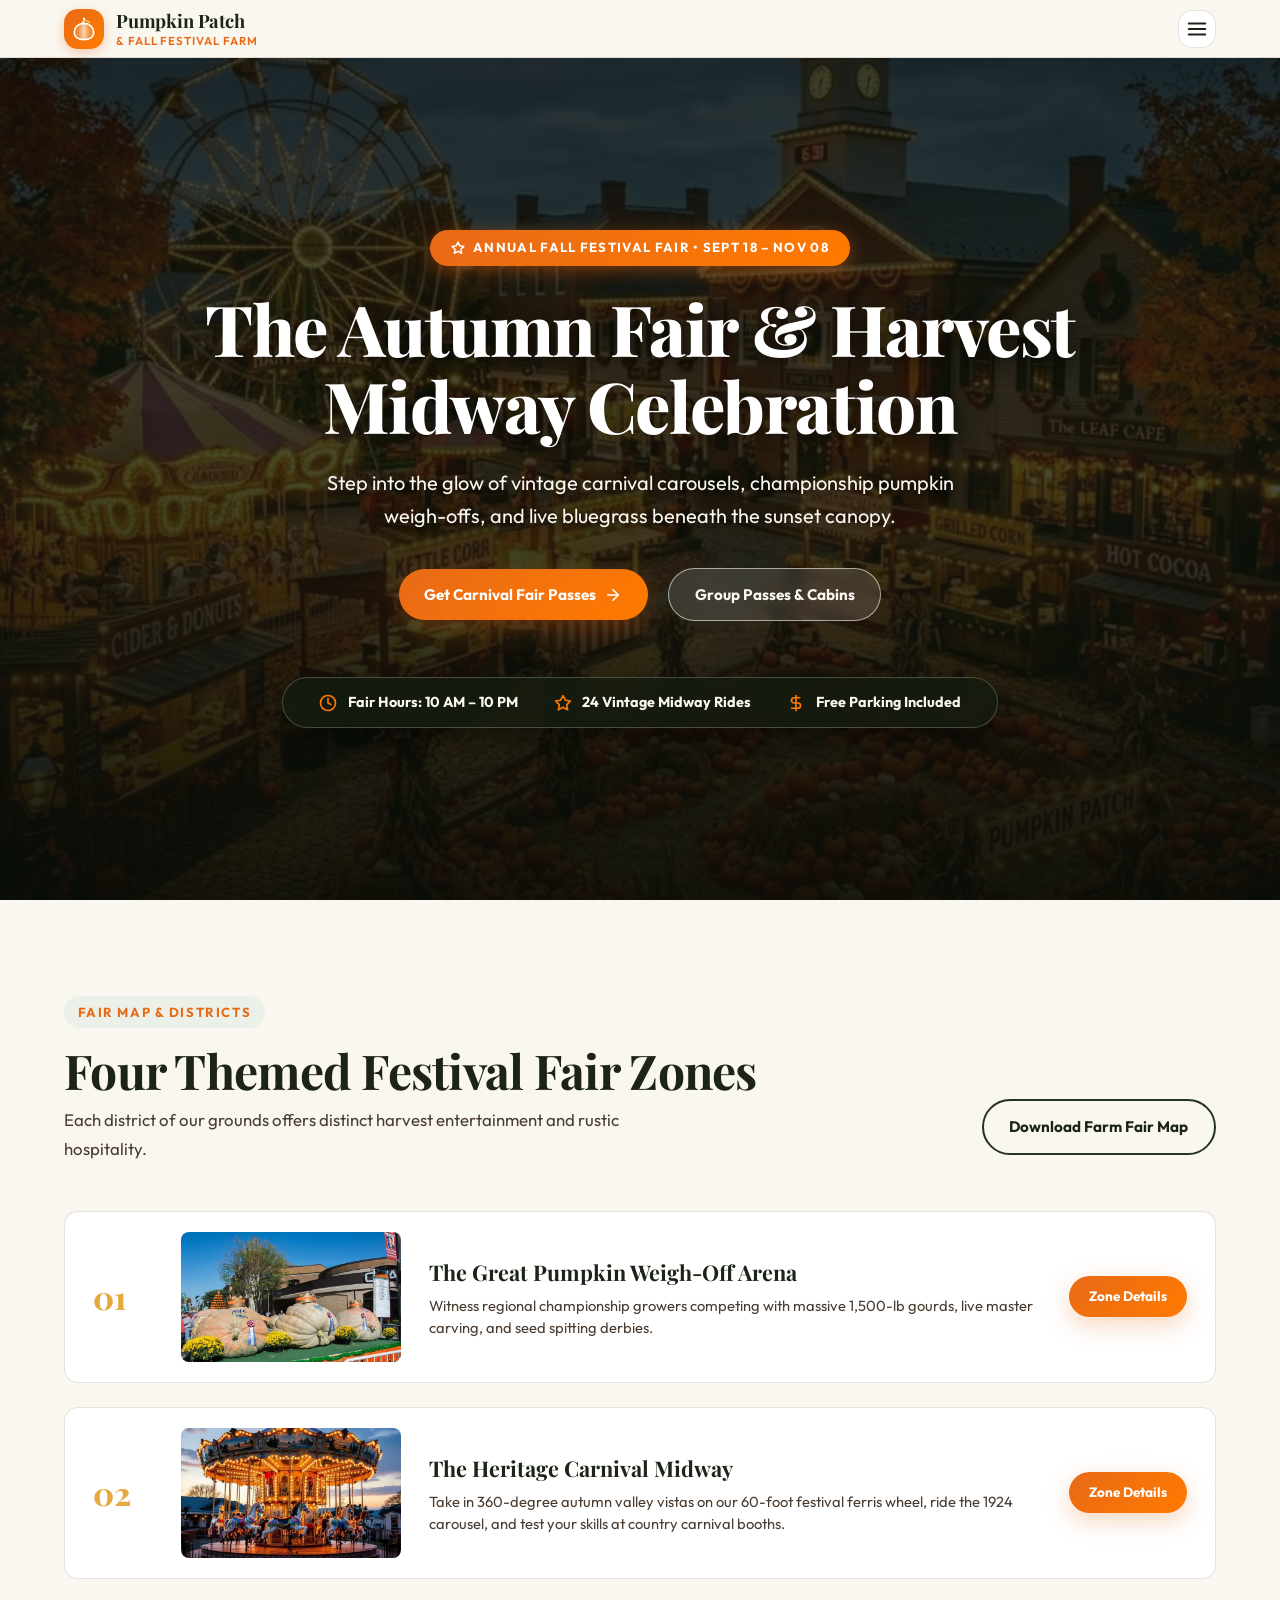
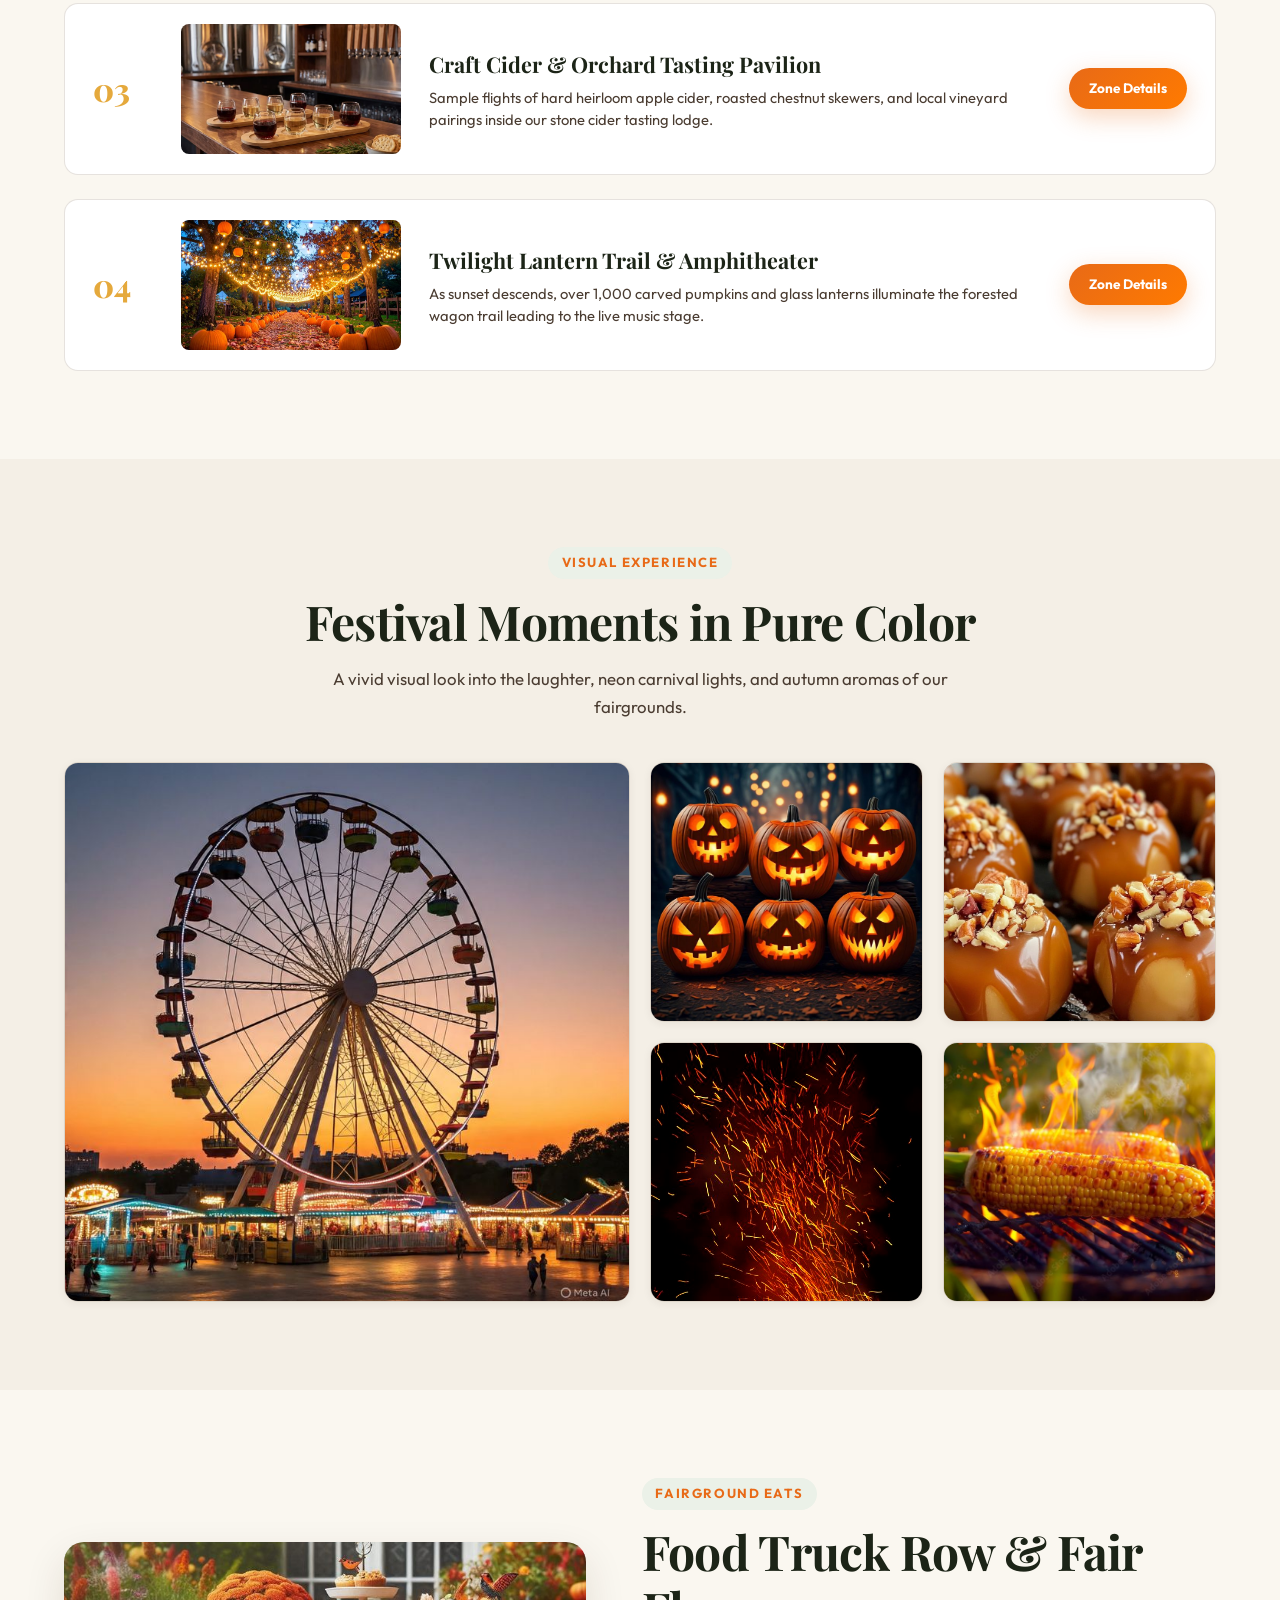
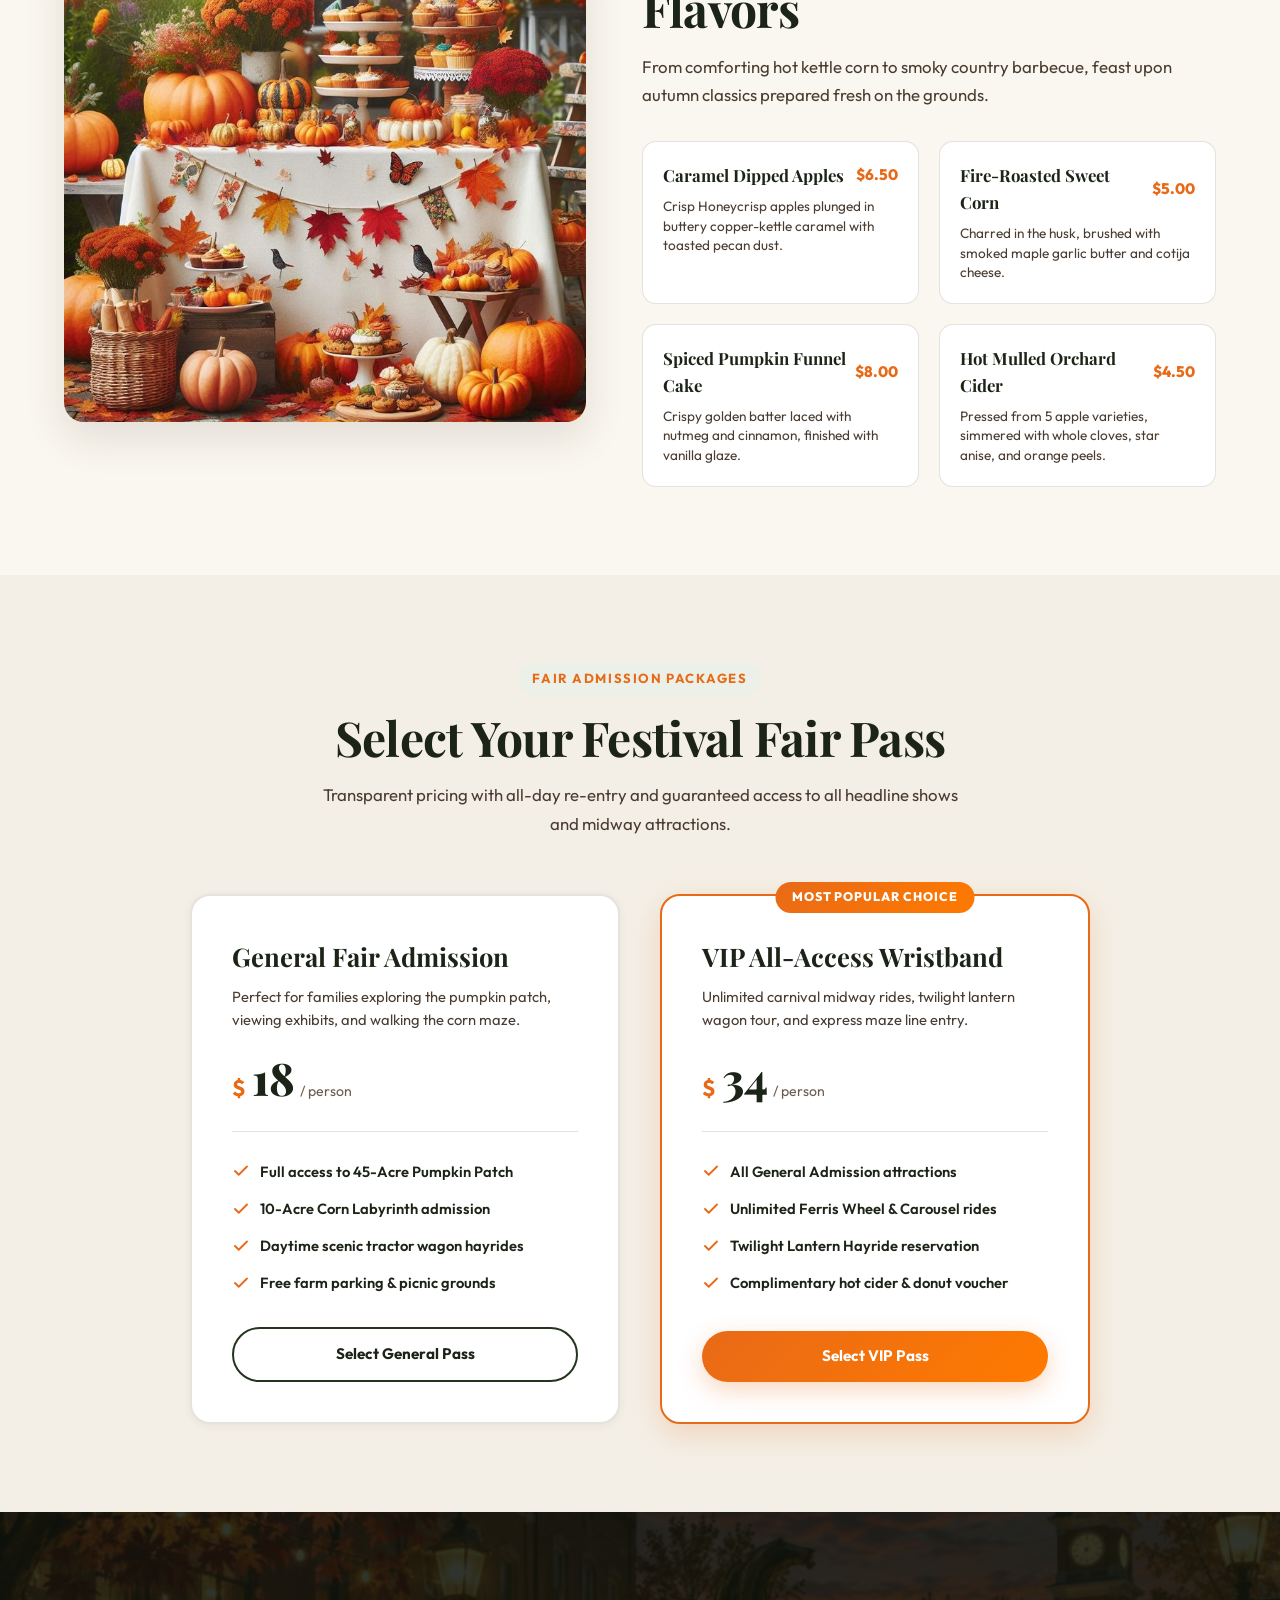
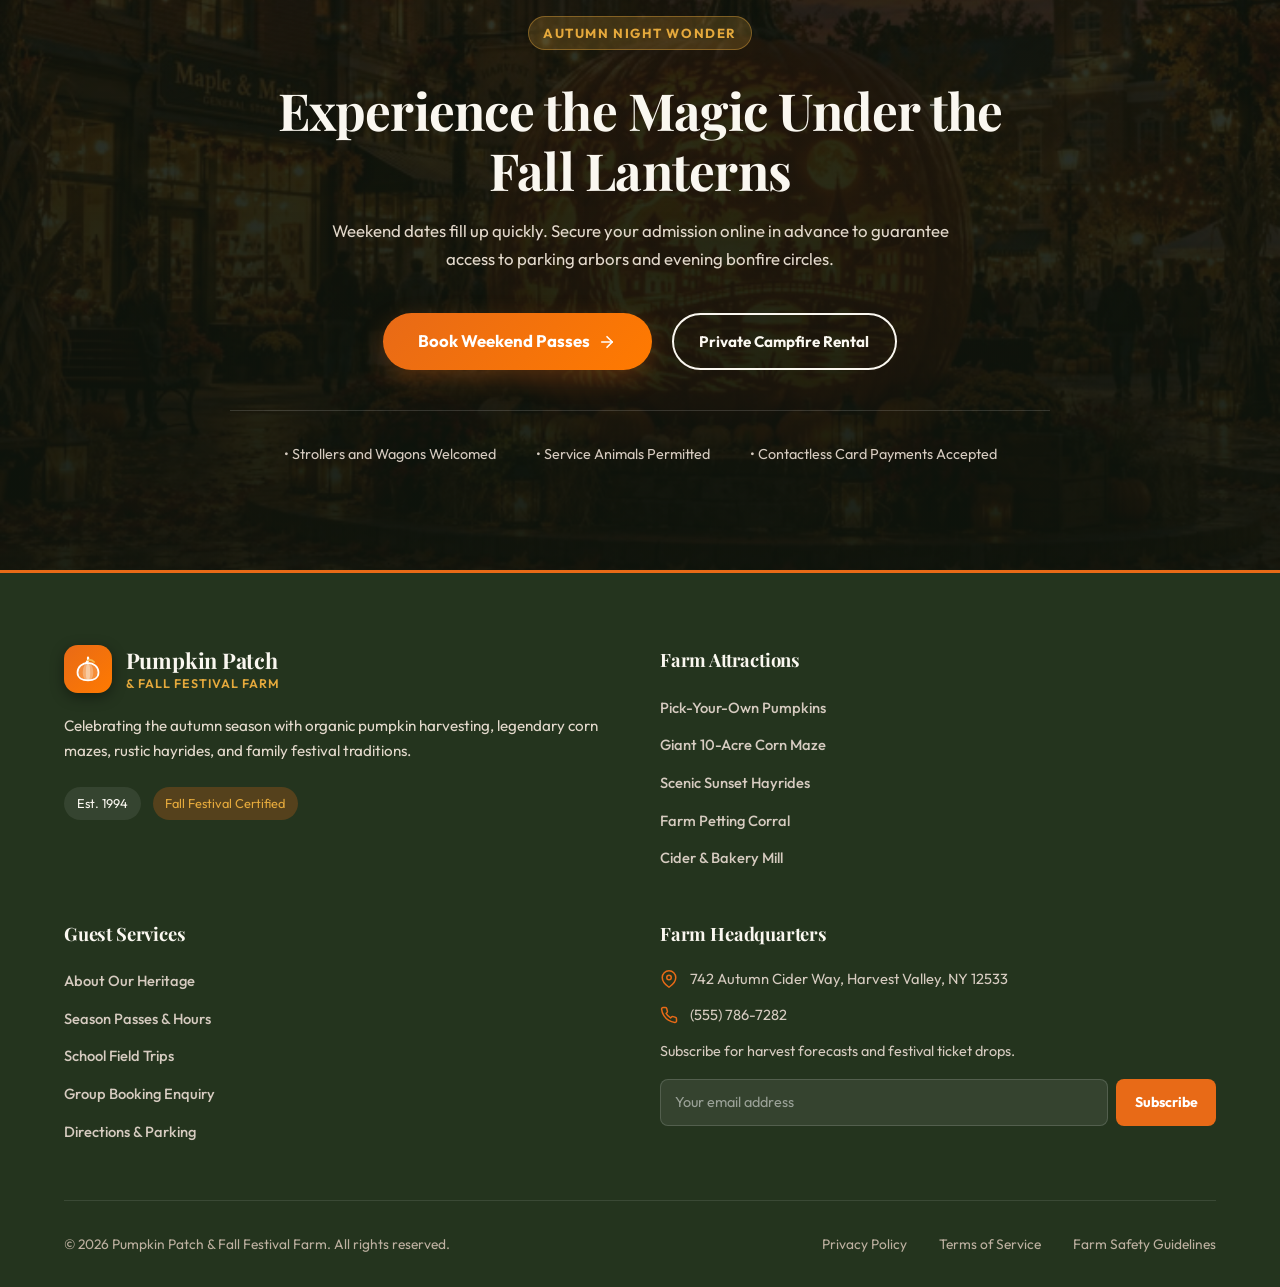
<file: home-2.html>
<!DOCTYPE html>
<html lang="en" dir="ltr">

<head>
  <meta charset="UTF-8">
  <meta name="viewport" content="width=device-width, initial-scale=1.0">
  <title>Annual Fall Festival Fair 2026 | Pumpkin Patch &amp; Farm</title>
  <meta name="description"
    content="Join our annual autumn festival fair featuring the Great Pumpkin Weigh-off, vintage carnival rides, cider tasting pavilions, and night lantern celebrations.">

  <link rel="icon" type="image/svg+xml" href="assets/images/favicon.svg">
  <link rel="apple-touch-icon" href="assets/images/favicon.svg">

  <link rel="stylesheet" href="assets/css/style.css">
  <link rel="stylesheet" href="assets/css/responsive.css">
</head>

<body>

  <!-- Preloader -->
  <div class="page-loader" aria-hidden="true">
    <div class="loader-pumpkin-spinner">
      <svg viewBox="0 0 48 48" fill="none" xmlns="http://www.w3.org/2000/svg">
        <path d="M24 6V12" stroke="#34482B" stroke-width="3" stroke-linecap="round" />
        <path d="M28 8C31 7 34 8 36 10" stroke="#34482B" stroke-width="2.5" stroke-linecap="round" />
        <ellipse cx="24" cy="28" rx="18" ry="15" fill="#E86A17" />
        <ellipse cx="24" cy="28" rx="10" ry="15" fill="#FF7A00" />
        <ellipse cx="24" cy="28" rx="4" ry="15" fill="#F4BA4E" />
      </svg>
    </div>
    <div class="loader-text">Festival Fair Edition</div>
  </div>

  <!-- Fixed Header (Desktop Single-Line & Mobile System) -->
  <header class="site-header" id="main-header">
    <div class="container header-container">

      <a href="index.html" class="brand-logo-link" aria-label="Pumpkin Patch and Fall Festival Farm Home">
        <div class="brand-icon-wrapper" aria-hidden="true">
          <svg width="26" height="26" viewBox="0 0 32 32" fill="none" xmlns="http://www.w3.org/2000/svg">
            <path d="M16 3C16 3 17 7 14 9" stroke="#FFFFFF" stroke-width="2.5" stroke-linecap="round" />
            <path d="M16 6C19 5 22 7 23 8" stroke="#F4BA4E" stroke-width="2" stroke-linecap="round" />
            <path d="M16 9C9.37 9 4 13.92 4 20C4 26.08 9.37 29 16 29C22.63 29 28 26.08 28 20C28 13.92 22.63 9 16 9Z"
              fill="#FAF7F0" fill-opacity="0.2" />
            <path d="M16 9C12.5 9 10 13.92 10 20C10 26.08 12.5 29 16 29C19.5 29 22 26.08 22 20C22 13.92 19.5 9 16 9Z"
              fill="#FAF7F0" fill-opacity="0.3" />
            <path
              d="M16 9C14.5 9 13.5 13.92 13.5 20C13.5 26.08 14.5 29 16 29C17.5 29 18.5 26.08 18.5 20C18.5 13.92 17.5 9 16 9Z"
              fill="#FAF7F0" fill-opacity="0.4" />
            <path d="M16 9C9.37 9 4 13.92 4 20C4 26.08 9.37 29 16 29C22.63 29 28 26.08 28 20C28 13.92 22.63 9 16 9Z"
              stroke="#FFFFFF" stroke-width="2" />
          </svg>
        </div>
        <div class="brand-text-group">
          <span class="brand-name">Pumpkin Patch</span>
          <span class="brand-subtext">&amp; Fall Festival Farm</span>
        </div>
      </a>

      <!-- Exactly 6 Nav Items (Open Navigation Redesign) -->
      <nav class="desktop-nav" aria-label="Main Navigation">
        <ul class="nav-list">
          <li class="nav-item has-dropdown">
            <button type="button" class="dropdown-toggle active" aria-expanded="false" aria-haspopup="true"
              id="homeDropdownBtn">
              <span class="nav-active-dot"></span>
              <span>Home</span>
              <svg class="dropdown-arrow" viewBox="0 0 24 24" fill="none" stroke="currentColor" stroke-width="2.2"
                stroke-linecap="round" stroke-linejoin="round" aria-hidden="true">
                <polyline points="6 9 12 15 18 9"></polyline>
              </svg>
            </button>
            <div class="dropdown-menu" aria-labelledby="homeDropdownBtn">
              <a href="index.html" class="dropdown-item">
                <span>Home 1 (Harvest Edition)</span>
              </a>
              <a href="home-2.html" class="dropdown-item active">
                <span>Home 2 (Festival Fair)</span>
              </a>
            </div>
          </li>
          <li class="nav-item"><a href="about.html" class="nav-link"><span class="nav-active-dot"></span><span>About Us</span></a></li>
          <li class="nav-item"><a href="attractions.html" class="nav-link"><span class="nav-active-dot"></span><span>Attractions</span></a></li>
          <li class="nav-item"><a href="tickets.html" class="nav-link"><span class="nav-active-dot"></span><span>Tickets &amp; Hours</span></a></li>
          <li class="nav-item"><a href="field-trips.html" class="nav-link"><span class="nav-active-dot"></span><span>School Field Trips</span></a></li>
          <li class="nav-item"><a href="contact.html" class="nav-link"><span class="nav-active-dot"></span><span>Contact</span></a></li>
        </ul>
      </nav>

      <!-- Utilities -->
      <div class="header-actions">
        <button type="button" class="control-btn rtl-toggle-btn" aria-label="Toggle text direction"
          title="Toggle RTL / LTR">RTL</button>
        <button type="button" class="control-btn theme-toggle-btn" aria-label="Toggle dark mode" title="Toggle Theme">
          <svg width="18" height="18" viewBox="0 0 24 24" fill="none" stroke="currentColor" stroke-width="2"
            stroke-linecap="round" stroke-linejoin="round" aria-hidden="true">
            <path d="M21 12.79A9 9 0 1 1 11.21 3 7 7 0 0 0 21 12.79z"></path>
          </svg>
        </button>
        <!-- Primary Header CTA: Get Tickets -->
        <a href="tickets.html" class="btn-header-cta header-desktop-cta" aria-label="Get Festival Admission Tickets">
          <svg width="16" height="16" viewBox="0 0 24 24" fill="none" stroke="currentColor" stroke-width="2.2"
            stroke-linecap="round" stroke-linejoin="round" aria-hidden="true">
            <path d="M2 9a3 3 0 0 1 0 6v2a2 2 0 0 0 2 2h16a2 2 0 0 0 2-2v-2a3 3 0 0 1 0-6V7a2 2 0 0 0-2-2H4a2 2 0 0 0-2 2z"></path>
            <path d="M13 5v2"></path>
            <path d="M13 17v2"></path>
            <path d="M13 11v2"></path>
          </svg>
          <span>Get Tickets</span>
        </a>
        <button type="button" class="mobile-toggle-btn" aria-label="Open navigation menu" aria-expanded="false"
          aria-controls="mobileDrawer">
          <svg width="22" height="22" viewBox="0 0 24 24" fill="none" stroke="currentColor" stroke-width="2.2"
            stroke-linecap="round" stroke-linejoin="round" aria-hidden="true">
            <line x1="3" y1="6" x2="21" y2="6"></line>
            <line x1="3" y1="12" x2="21" y2="12"></line>
            <line x1="3" y1="18" x2="21" y2="18"></line>
          </svg>
        </button>
      </div>

    </div>
  </header>

  <!-- Mobile & Tablet Navigation Drawer -->
  <div class="mobile-nav-backdrop" aria-hidden="true"></div>
  <aside class="mobile-nav-drawer" id="mobileDrawer" aria-label="Mobile Navigation">
    <div>
      <div class="mobile-drawer-header">
        <a href="index.html" class="brand-logo-link" aria-label="Pumpkin Patch and Fall Festival Farm Home">
          <div class="brand-icon-wrapper" aria-hidden="true">
            <svg width="24" height="24" viewBox="0 0 32 32" fill="none" xmlns="http://www.w3.org/2000/svg">
              <path d="M16 3C16 3 17 7 14 9" stroke="#FFFFFF" stroke-width="2.5" stroke-linecap="round" />
              <path d="M16 6C19 5 22 7 23 8" stroke="#F4BA4E" stroke-width="2" stroke-linecap="round" />
              <path d="M16 9C9.37 9 4 13.92 4 20C4 26.08 9.37 29 16 29C22.63 29 28 26.08 28 20C28 13.92 22.63 9 16 9Z"
                fill="#FAF7F0" fill-opacity="0.2" />
              <path d="M16 9C12.5 9 10 13.92 10 20C10 26.08 12.5 29 16 29C19.5 29 22 26.08 22 20C22 13.92 19.5 9 16 9Z"
                fill="#FAF7F0" fill-opacity="0.3" />
              <path
                d="M16 9C14.5 9 13.5 13.92 13.5 20C13.5 26.08 14.5 29 16 29C17.5 29 18.5 26.08 18.5 20C18.5 13.92 17.5 9 16 9Z"
                fill="#FAF7F0" fill-opacity="0.4" />
              <path d="M16 9C9.37 9 4 13.92 4 20C4 26.08 9.37 29 16 29C22.63 29 28 26.08 28 20C28 13.92 22.63 9 16 9Z"
                stroke="#FFFFFF" stroke-width="2" />
            </svg>
          </div>
          <div class="brand-text-group">
            <span class="brand-name">Pumpkin Patch</span>
            <span class="brand-subtext">&amp; Fall Festival Farm</span>
          </div>
        </a>
        <button type="button" class="mobile-close-btn" aria-label="Close navigation menu">
          <svg width="20" height="20" viewBox="0 0 24 24" fill="none" stroke="currentColor" stroke-width="2.2"
            stroke-linecap="round" stroke-linejoin="round" aria-hidden="true">
            <line x1="18" y1="6" x2="6" y2="18"></line>
            <line x1="6" y1="6" x2="18" y2="18"></line>
          </svg>
        </button>
      </div>

      <nav class="mobile-nav-list">
        <div class="mobile-nav-item">
          <button type="button" class="mobile-accordion-btn active" aria-expanded="true">
            <span>Home</span>
            <svg width="18" height="18" viewBox="0 0 24 24" fill="none" stroke="currentColor" stroke-width="2.2"
              stroke-linecap="round" stroke-linejoin="round" aria-hidden="true" style="transform: rotate(180deg);">
              <polyline points="6 9 12 15 18 9"></polyline>
            </svg>
          </button>
          <div class="mobile-accordion-content show">
            <a href="index.html" class="mobile-sub-link">Home 1 (Harvest Edition)</a>
            <a href="home-2.html" class="mobile-sub-link active">Home 2 (Festival Fair)</a>
          </div>
        </div>
        <a href="about.html" class="mobile-nav-link">About Us</a>
        <a href="attractions.html" class="mobile-nav-link">Attractions</a>
        <a href="tickets.html" class="mobile-nav-link">Tickets &amp; Hours</a>
        <a href="field-trips.html" class="mobile-nav-link">School Field Trips</a>
        <a href="contact.html" class="mobile-nav-link">Contact</a>
      </nav>
    </div>

    <div class="mobile-drawer-footer">
      <div class="mobile-drawer-utilities">
        <span class="drawer-util-label">Settings &amp; Theme</span>
        <div class="drawer-util-buttons">
          <button type="button" class="control-btn rtl-toggle-btn" aria-label="Toggle text direction" title="Toggle RTL / LTR">RTL</button>
          <button type="button" class="control-btn theme-toggle-btn" aria-label="Toggle dark mode" title="Toggle Theme">
            <svg width="18" height="18" viewBox="0 0 24 24" fill="none" stroke="currentColor" stroke-width="2" stroke-linecap="round" stroke-linejoin="round" aria-hidden="true">
              <path d="M21 12.79A9 9 0 1 1 11.21 3 7 7 0 0 0 21 12.79z"></path>
            </svg>
          </button>
        </div>
      </div>
      <a href="tickets.html" class="mobile-drawer-cta" aria-label="Get Festival Admission Tickets">
        <svg width="18" height="18" viewBox="0 0 24 24" fill="none" stroke="currentColor" stroke-width="2.2"
          stroke-linecap="round" stroke-linejoin="round" aria-hidden="true">
          <path d="M2 9a3 3 0 0 1 0 6v2a2 2 0 0 0 2 2h16a2 2 0 0 0 2-2v-2a3 3 0 0 1 0-6V7a2 2 0 0 0-2-2H4a2 2 0 0 0-2 2z"></path>
          <path d="M13 5v2"></path>
          <path d="M13 17v2"></path>
          <path d="M13 11v2"></path>
        </svg>
        <span>Get Tickets</span>
      </a>
    </div>
  </aside>

  <!-- MAIN CONTENT: EXACTLY 6 MAIN CONTENT SECTIONS -->
  <main class="site-main">

    <!-- SECTION 1: HERO FESTIVAL FAIR (IMMERSIVE BACKGROUND IMAGE WITH OVERLAID TEXT) -->
    <section class="fair-hero-section" id="fair-hero">
      <div class="fair-hero-bg-overlay" aria-hidden="true">
        <img src="assets/images/hero/p12.jpg" alt="Vibrant autumn festival fairground and carnival lights at dusk"
          class="fair-hero-bg-img" width="1600" height="900" loading="eager">
      </div>
      <div class="container fair-hero-container">

        <div class="fair-hero-content">
          <div class="fair-hero-badge">
            <svg width="14" height="14" viewBox="0 0 24 24" fill="none" stroke="currentColor" stroke-width="2.5"
              stroke-linecap="round" stroke-linejoin="round" aria-hidden="true">
              <polygon
                points="12 2 15.09 8.26 22 9.27 17 14.14 18.18 21.02 12 17.77 5.82 21.02 7 14.14 2 9.27 8.91 8.26 12 2">
              </polygon>
            </svg>
            <span>Annual Fall Festival Fair &bull; Sept 18 – Nov 08</span>
          </div>

          <h1 class="fair-hero-title">
            The Autumn Fair &amp; Harvest Midway Celebration
          </h1>

          <p class="fair-hero-lead">
            Step into the glow of vintage carnival carousels, championship pumpkin weigh-offs, and live bluegrass
            beneath the sunset canopy.
          </p>

          <div class="fair-hero-actions">
            <a href="tickets.html" class="btn-primary">
              <span>Get Carnival Fair Passes</span>
              <svg width="18" height="18" viewBox="0 0 24 24" fill="none" stroke="currentColor" stroke-width="2.2"
                stroke-linecap="round" stroke-linejoin="round" aria-hidden="true">
                <line x1="5" y1="12" x2="19" y2="12"></line>
                <polyline points="12 5 19 12 12 19"></polyline>
              </svg>
            </a>
            <a href="contact.html" class="btn-secondary fair-btn-secondary">Group Passes &amp; Cabins</a>
          </div>

          <!-- Feature floating strip placed directly on top of the background -->
          <div class="fair-hero-floating-strip">
            <div class="strip-item">
              <svg width="18" height="18" viewBox="0 0 24 24" fill="none" stroke="currentColor" stroke-width="2.2"
                stroke-linecap="round" stroke-linejoin="round" aria-hidden="true">
                <circle cx="12" cy="12" r="10"></circle>
                <polyline points="12 6 12 12 16 14"></polyline>
              </svg>
              <span>Fair Hours: 10 AM – 10 PM</span>
            </div>
            <div class="strip-item">
              <svg width="18" height="18" viewBox="0 0 24 24" fill="none" stroke="currentColor" stroke-width="2.2"
                stroke-linecap="round" stroke-linejoin="round" aria-hidden="true">
                <polygon
                  points="12 2 15.09 8.26 22 9.27 17 14.14 18.18 21.02 12 17.77 5.82 21.02 7 14.14 2 9.27 8.91 8.26 12 2">
                </polygon>
              </svg>
              <span>24 Vintage Midway Rides</span>
            </div>
            <div class="strip-item">
              <svg width="18" height="18" viewBox="0 0 24 24" fill="none" stroke="currentColor" stroke-width="2.2"
                stroke-linecap="round" stroke-linejoin="round" aria-hidden="true">
                <path d="M12 2v20M17 5H9.5a3.5 3.5 0 0 0 0 7h5a3.5 3.5 0 0 1 0 7H6"></path>
              </svg>
              <span>Free Parking Included</span>
            </div>
          </div>

        </div>

      </div>
    </section>

    <!-- SECTION 2: INTERACTIVE FESTIVAL FAIR ZONES (HORIZONTAL 4-STRIP FLOW) -->
    <section class="zones-section" id="fair-zones">
      <div class="container">

        <div style="display:flex; justify-content:space-between; align-items:flex-end; flex-wrap:wrap; gap:1.5rem;">
          <div>
            <span class="section-eyebrow">Fair Map &amp; Districts</span>
            <h2 class="section-heading" style="margin-bottom:0.5rem;">Four Themed Festival Fair Zones</h2>
            <p class="section-desc">Each district of our grounds offers distinct harvest entertainment and rustic
              hospitality.</p>
          </div>
          <a href="attractions.html" class="btn-secondary" style="margin-bottom:0.5rem;">Download Farm Fair Map</a>
        </div>

        <div class="zones-flow">

          <!-- Strip 01 -->
          <div class="zone-row">
            <span class="zone-num">01</span>
            <div class="zone-img-box">
              <img src="assets/images/sections/p13.jpg"
                alt="Giant prize-winning pumpkins on display at the festival weigh-off" class="zone-img" width="800"
                height="430" loading="lazy">
            </div>
            <div class="zone-details">
              <h3 class="zone-title">The Great Pumpkin Weigh-Off Arena</h3>
              <p class="zone-desc">Witness regional championship growers competing with massive 1,500-lb gourds, live
                master carving, and seed spitting derbies.</p>
            </div>
            <div class="zone-action">
              <a href="attractions.html" class="btn-primary" style="padding:0.6rem 1.25rem; font-size:0.85rem;">Zone
                Details</a>
            </div>
          </div>

          <!-- Strip 02 -->
          <div class="zone-row">
            <span class="zone-num">02</span>
            <div class="zone-img-box">
              <img src="assets/images/sections/p14.jpg"
                alt="Illuminated vintage carnival carousel spinning with handcrafted wooden horses" class="zone-img"
                width="800" height="430" loading="lazy">
            </div>
            <div class="zone-details">
              <h3 class="zone-title">The Heritage Carnival Midway</h3>
              <p class="zone-desc">Take in 360-degree autumn valley vistas on our 60-foot festival ferris wheel, ride
                the 1924 carousel, and test your skills at country carnival booths.</p>
            </div>
            <div class="zone-action">
              <a href="attractions.html" class="btn-primary" style="padding:0.6rem 1.25rem; font-size:0.85rem;">Zone
                Details</a>
            </div>
          </div>

          <!-- Strip 03 -->
          <div class="zone-row">
            <span class="zone-num">03</span>
            <div class="zone-img-box">
              <img src="assets/images/sections/p15.jpg"
                alt="Artisan cider flight tasting glasses served on wooden barrel tabletop" class="zone-img" width="800"
                height="430" loading="lazy">
            </div>
            <div class="zone-details">
              <h3 class="zone-title">Craft Cider &amp; Orchard Tasting Pavilion</h3>
              <p class="zone-desc">Sample flights of hard heirloom apple cider, roasted chestnut skewers, and local
                vineyard pairings inside our stone cider tasting lodge.</p>
            </div>
            <div class="zone-action">
              <a href="attractions.html" class="btn-primary" style="padding:0.6rem 1.25rem; font-size:0.85rem;">Zone
                Details</a>
            </div>
          </div>

          <!-- Strip 04 -->
          <div class="zone-row">
            <span class="zone-num">04</span>
            <div class="zone-img-box">
              <img src="assets/images/sections/p16.jpg"
                alt="Twilight autumn lanterns lighting the tractor path through apple trees" class="zone-img"
                width="800" height="430" loading="lazy">
            </div>
            <div class="zone-details">
              <h3 class="zone-title">Twilight Lantern Trail &amp; Amphitheater</h3>
              <p class="zone-desc">As sunset descends, over 1,000 carved pumpkins and glass lanterns illuminate the
                forested wagon trail leading to the live music stage.</p>
            </div>
            <div class="zone-action">
              <a href="attractions.html" class="btn-primary" style="padding:0.6rem 1.25rem; font-size:0.85rem;">Zone
                Details</a>
            </div>
          </div>

        </div>

      </div>
    </section>

    <!-- SECTION 3: PURE VISUAL FESTIVAL GALLERY ("ONLY IMAGE" IMMERSION) -->
    <section class="pure-gallery-section" id="pure-gallery">
      <div class="container">

        <div class="section-header-centered" style="margin-bottom: 2rem;">
          <span class="section-eyebrow">Visual Experience</span>
          <h2 class="section-heading">Festival Moments in Pure Color</h2>
          <p class="section-desc" style="margin: 0 auto;">
            A vivid visual look into the laughter, neon carnival lights, and autumn aromas of our fairgrounds.
          </p>
        </div>

        <div class="pure-gallery-grid">

          <div class="pure-gallery-item pure-gallery-item-span2 pure-gallery-item-row2">
            <img src="assets/images/gallery/p17.jpg" alt="Grand glowing carnival ferris wheel spinning at sunset"
              class="pure-gallery-img" width="800" height="600" loading="lazy">
            <div class="pure-gallery-badge">Midway Ferris Wheel at Dusk</div>
          </div>

          <div class="pure-gallery-item">
            <img src="assets/images/gallery/p18.jpg" alt="Hand-carved glowing jack-o-lanterns shining at night"
              class="pure-gallery-img" width="800" height="530" loading="lazy">
            <div class="pure-gallery-badge">Hand-Carved Lantern Walk</div>
          </div>

          <div class="pure-gallery-item">
            <img src="assets/images/gallery/p19.jpg" alt="Glossy caramel apples coated in crushed roasted nuts"
              class="pure-gallery-img" width="800" height="530" loading="lazy">
            <div class="pure-gallery-badge">Artisan Caramel Apples</div>
          </div>

          <div class="pure-gallery-item">
            <img src="assets/images/gallery/p20.jpg" alt="Golden sparks leaping from an evening autumn bonfire pit"
              class="pure-gallery-img" width="800" height="530" loading="lazy">
            <div class="pure-gallery-badge">Twilight Farm Bonfire</div>
          </div>

          <div class="pure-gallery-item">
            <img src="assets/images/gallery/p21.jpg" alt="Freshly grilled sweet harvest corn on the cob"
              class="pure-gallery-img" width="800" height="530" loading="lazy">
            <div class="pure-gallery-badge">Roasted Sweet Corn Stand</div>
          </div>

        </div>

      </div>
    </section>

    <!-- SECTION 4: FOOD TRUCK ROW & CULINARY SHOWCASE -->
    <section class="culinary-section" id="food-row">
      <div class="container">

        <div class="culinary-split">

          <div class="culinary-media">
            <img src="assets/images/sections/p22.jpg" alt="Autumn festival culinary table loaded with farm fresh treats"
              class="culinary-img" width="800" height="900" loading="lazy">
          </div>

          <div>
            <span class="section-eyebrow">Fairground Eats</span>
            <h2 class="section-heading">Food Truck Row &amp; Fair Flavors</h2>
            <p class="section-desc">
              From comforting hot kettle corn to smoky country barbecue, feast upon autumn classics prepared fresh on
              the grounds.
            </p>

            <div class="culinary-menu-grid">

              <div class="culinary-card">
                <div>
                  <div class="culinary-card-header">
                    <h3 class="culinary-title">Caramel Dipped Apples</h3>
                    <span class="culinary-price">$6.50</span>
                  </div>
                  <p class="culinary-desc">Crisp Honeycrisp apples plunged in buttery copper-kettle caramel with toasted
                    pecan dust.</p>
                </div>
              </div>

              <div class="culinary-card">
                <div>
                  <div class="culinary-card-header">
                    <h3 class="culinary-title">Fire-Roasted Sweet Corn</h3>
                    <span class="culinary-price">$5.00</span>
                  </div>
                  <p class="culinary-desc">Charred in the husk, brushed with smoked maple garlic butter and cotija
                    cheese.</p>
                </div>
              </div>

              <div class="culinary-card">
                <div>
                  <div class="culinary-card-header">
                    <h3 class="culinary-title">Spiced Pumpkin Funnel Cake</h3>
                    <span class="culinary-price">$8.00</span>
                  </div>
                  <p class="culinary-desc">Crispy golden batter laced with nutmeg and cinnamon, finished with vanilla
                    glaze.</p>
                </div>
              </div>

              <div class="culinary-card">
                <div>
                  <div class="culinary-card-header">
                    <h3 class="culinary-title">Hot Mulled Orchard Cider</h3>
                    <span class="culinary-price">$4.50</span>
                  </div>
                  <p class="culinary-desc">Pressed from 5 apple varieties, simmered with whole cloves, star anise, and
                    orange peels.</p>
                </div>
              </div>

            </div>
          </div>

        </div>

      </div>
    </section>

    <!-- SECTION 5: FAMILY CARNIVAL PASSES (2 STRICTLY EVEN BALANCED CARDS) -->
    <section class="passes-section" id="admission">
      <div class="container">

        <div class="section-header-centered">
          <span class="section-eyebrow">Fair Admission Packages</span>
          <h2 class="section-heading">Select Your Festival Fair Pass</h2>
          <p class="section-desc" style="margin: 0 auto;">
            Transparent pricing with all-day re-entry and guaranteed access to all headline shows and midway
            attractions.
          </p>
        </div>

        <div class="passes-grid">

          <!-- Pass 1 -->
          <div class="pass-card">
            <div>
              <h3 class="pass-name">General Fair Admission</h3>
              <p class="pass-sub">Perfect for families exploring the pumpkin patch, viewing exhibits, and walking the
                corn maze.</p>

              <div class="pass-price-box">
                <span class="pass-currency">$</span>
                <span class="pass-amount">18</span>
                <span class="pass-unit">/ person</span>
              </div>

              <div class="pass-features-list">
                <div class="pass-feature-item">
                  <svg viewBox="0 0 24 24" fill="none" stroke="currentColor" stroke-width="2.5" stroke-linecap="round"
                    stroke-linejoin="round" aria-hidden="true">
                    <polyline points="20 6 9 17 4 12"></polyline>
                  </svg>
                  <span>Full access to 45-Acre Pumpkin Patch</span>
                </div>
                <div class="pass-feature-item">
                  <svg viewBox="0 0 24 24" fill="none" stroke="currentColor" stroke-width="2.5" stroke-linecap="round"
                    stroke-linejoin="round" aria-hidden="true">
                    <polyline points="20 6 9 17 4 12"></polyline>
                  </svg>
                  <span>10-Acre Corn Labyrinth admission</span>
                </div>
                <div class="pass-feature-item">
                  <svg viewBox="0 0 24 24" fill="none" stroke="currentColor" stroke-width="2.5" stroke-linecap="round"
                    stroke-linejoin="round" aria-hidden="true">
                    <polyline points="20 6 9 17 4 12"></polyline>
                  </svg>
                  <span>Daytime scenic tractor wagon hayrides</span>
                </div>
                <div class="pass-feature-item">
                  <svg viewBox="0 0 24 24" fill="none" stroke="currentColor" stroke-width="2.5" stroke-linecap="round"
                    stroke-linejoin="round" aria-hidden="true">
                    <polyline points="20 6 9 17 4 12"></polyline>
                  </svg>
                  <span>Free farm parking &amp; picnic grounds</span>
                </div>
              </div>
            </div>

            <a href="tickets.html" class="btn-secondary" style="width:100%; text-align:center;">Select General Pass</a>
          </div>

          <!-- Pass 2 -->
          <div class="pass-card featured">
            <span class="pass-popular-badge">Most Popular Choice</span>
            <div>
              <h3 class="pass-name">VIP All-Access Wristband</h3>
              <p class="pass-sub">Unlimited carnival midway rides, twilight lantern wagon tour, and express maze line
                entry.</p>

              <div class="pass-price-box">
                <span class="pass-currency">$</span>
                <span class="pass-amount">34</span>
                <span class="pass-unit">/ person</span>
              </div>

              <div class="pass-features-list">
                <div class="pass-feature-item">
                  <svg viewBox="0 0 24 24" fill="none" stroke="currentColor" stroke-width="2.5" stroke-linecap="round"
                    stroke-linejoin="round" aria-hidden="true">
                    <polyline points="20 6 9 17 4 12"></polyline>
                  </svg>
                  <span>All General Admission attractions</span>
                </div>
                <div class="pass-feature-item">
                  <svg viewBox="0 0 24 24" fill="none" stroke="currentColor" stroke-width="2.5" stroke-linecap="round"
                    stroke-linejoin="round" aria-hidden="true">
                    <polyline points="20 6 9 17 4 12"></polyline>
                  </svg>
                  <span>Unlimited Ferris Wheel &amp; Carousel rides</span>
                </div>
                <div class="pass-feature-item">
                  <svg viewBox="0 0 24 24" fill="none" stroke="currentColor" stroke-width="2.5" stroke-linecap="round"
                    stroke-linejoin="round" aria-hidden="true">
                    <polyline points="20 6 9 17 4 12"></polyline>
                  </svg>
                  <span>Twilight Lantern Hayride reservation</span>
                </div>
                <div class="pass-feature-item">
                  <svg viewBox="0 0 24 24" fill="none" stroke="currentColor" stroke-width="2.5" stroke-linecap="round"
                    stroke-linejoin="round" aria-hidden="true">
                    <polyline points="20 6 9 17 4 12"></polyline>
                  </svg>
                  <span>Complimentary hot cider &amp; donut voucher</span>
                </div>
              </div>
            </div>

            <a href="tickets.html" class="btn-primary" style="width:100%; text-align:center;">Select VIP Pass</a>
          </div>

        </div>

      </div>
    </section>

    <!-- SECTION 6: TWILIGHT FESTIVAL FINAL CTA (MANDATORY FINAL CTA SECTION) -->
    <section class="twilight-cta-section" id="festival-cta">
      <div class="twilight-cta-bg" aria-hidden="true"></div>
      <div class="container">
        <div class="twilight-cta-inner">
          <span class="section-eyebrow"
            style="background-color:rgba(229,169,60,0.2); color:var(--color-mustard); border:1px solid rgba(229,169,60,0.4);">
            Autumn Night Wonder
          </span>
          <h2 class="section-heading" style="color:#FAF7F0; font-size:clamp(2.2rem, 4vw, 3.4rem); margin-top:1rem;">
            Experience the Magic Under the Fall Lanterns
          </h2>
          <p class="section-desc" style="color:#E3D9CC; margin: 0 auto 2.5rem; max-width:640px;">
            Weekend dates fill up quickly. Secure your admission online in advance to guarantee access to parking arbors
            and evening bonfire circles.
          </p>

          <div style="display:flex; justify-content:center; gap:1.25rem; flex-wrap:wrap;">
            <a href="tickets.html" class="btn-primary" style="font-size:1.05rem; padding:0.95rem 2.2rem;">
              <span>Book Weekend Passes</span>
              <svg width="18" height="18" viewBox="0 0 24 24" fill="none" stroke="currentColor" stroke-width="2.2"
                stroke-linecap="round" stroke-linejoin="round" aria-hidden="true">
                <line x1="5" y1="12" x2="19" y2="12"></line>
                <polyline points="12 5 19 12 12 19"></polyline>
              </svg>
            </a>
            <a href="contact.html" class="btn-secondary" style="color:#FAF7F0; border-color:#FAF7F0;">Private Campfire
              Rental</a>
          </div>

          <div class="twilight-faq-strip">
            <div>&bull; Strollers and Wagons Welcomed</div>
            <div>&bull; Service Animals Permitted</div>
            <div>&bull; Contactless Card Payments Accepted</div>

          </div>
        </div>
      </div>
    </section>

  </main>

  <!-- Shared Autumn Footer -->
  <footer class="site-footer">
    <div class="container">
      <div class="footer-top-grid">

        <div>
          <a href="index.html" class="brand-logo-link" aria-label="Pumpkin Patch and Fall Festival Farm Home">
            <div class="brand-icon-wrapper" aria-hidden="true">
              <svg width="28" height="28" viewBox="0 0 32 32" fill="none" xmlns="http://www.w3.org/2000/svg">
                <path d="M16 3C16 3 17 7 14 9" stroke="#FFFFFF" stroke-width="2.5" stroke-linecap="round" />
                <path d="M16 6C19 5 22 7 23 8" stroke="#F4BA4E" stroke-width="2" stroke-linecap="round" />
                <path d="M16 9C9.37 9 4 13.92 4 20C4 26.08 9.37 29 16 29C22.63 29 28 26.08 28 20C28 13.92 22.63 9 16 9Z"
                  fill="#FAF7F0" fill-opacity="0.2" />
                <path d="M16 9C12.5 9 10 13.92 10 20C10 26.08 12.5 29 16 29C19.5 29 22 26.08 22 20C22 13.92 19.5 9 16 9Z"
                  fill="#FAF7F0" fill-opacity="0.3" />
                <path
                  d="M16 9C14.5 9 13.5 13.92 13.5 20C13.5 26.08 14.5 29 16 29C17.5 29 18.5 26.08 18.5 20C18.5 13.92 17.5 9 16 9Z"
                  fill="#FAF7F0" fill-opacity="0.4" />
                <path d="M16 9C9.37 9 4 13.92 4 20C4 26.08 9.37 29 16 29C22.63 29 28 26.08 28 20C28 13.92 22.63 9 16 9Z"
                  stroke="#FFFFFF" stroke-width="2" />
              </svg>
            </div>
            <div class="brand-text-group">
              <span class="brand-name">Pumpkin Patch</span>
              <span class="brand-subtext">&amp; Fall Festival Farm</span>
            </div>
          </a>
          <p class="footer-brand-desc">
            Celebrating the autumn season with organic pumpkin harvesting, legendary corn mazes, rustic hayrides, and
            family festival traditions.
          </p>
          <div style="display:flex; gap:0.75rem;">
            <span
              style="padding:0.4rem 0.8rem; background:rgba(255,255,255,0.08); border-radius:9999px; font-size:0.8rem; color:#FAF7F0;">Est.
              1994</span>
            <span
              style="padding:0.4rem 0.8rem; background:rgba(232,106,23,0.25); border-radius:9999px; font-size:0.8rem; color:var(--color-mustard);">Fall
              Festival Certified</span>
          </div>
        </div>

        <div>
          <h2 class="footer-heading">Farm Attractions</h2>
          <ul class="footer-links-list">
            <li><a href="attractions.html" class="footer-link">Pick-Your-Own Pumpkins</a></li>
            <li><a href="attractions.html" class="footer-link">Giant 10-Acre Corn Maze</a></li>
            <li><a href="attractions.html" class="footer-link">Scenic Sunset Hayrides</a></li>
            <li><a href="attractions.html" class="footer-link">Farm Petting Corral</a></li>
            <li><a href="attractions.html" class="footer-link">Cider &amp; Bakery Mill</a></li>
          </ul>
        </div>

        <div>
          <h2 class="footer-heading">Guest Services</h2>
          <ul class="footer-links-list">
            <li><a href="about.html" class="footer-link">About Our Heritage</a></li>
            <li><a href="tickets.html" class="footer-link">Season Passes &amp; Hours</a></li>
            <li><a href="field-trips.html" class="footer-link">School Field Trips</a></li>
            <li><a href="contact.html" class="footer-link">Group Booking Enquiry</a></li>
            <li><a href="contact.html" class="footer-link">Directions &amp; Parking</a></li>
          </ul>
        </div>

        <div>
          <h2 class="footer-heading">Farm Headquarters</h2>
          <div class="footer-contact-item">
            <svg class="footer-contact-icon" viewBox="0 0 24 24" fill="none" stroke="currentColor" stroke-width="2"
              stroke-linecap="round" stroke-linejoin="round" aria-hidden="true">
              <path d="M21 10c0 7-9 13-9 13s-9-6-9-13a9 9 0 0 1 18 0z"></path>
              <circle cx="12" cy="10" r="3"></circle>
            </svg>
            <span>742 Autumn Cider Way, Harvest Valley, NY 12533</span>
          </div>
          <div class="footer-contact-item">
            <svg class="footer-contact-icon" viewBox="0 0 24 24" fill="none" stroke="currentColor" stroke-width="2"
              stroke-linecap="round" stroke-linejoin="round" aria-hidden="true">
              <path
                d="M22 16.92v3a2 2 0 0 1-2.18 2 19.79 19.79 0 0 1-8.63-3.07 19.5 19.5 0 0 1-6-6 19.79 19.79 0 0 1-3.07-8.67A2 2 0 0 1 4.11 2h3a2 2 0 0 1 2 1.72 12.84 12.84 0 0 0 .7 2.81 2 2 0 0 1-.45 2.11L8.09 9.91a16 16 0 0 0 6 6l1.27-1.27a2 2 0 0 1 2.11-.45 12.84 12.84 0 0 0 2.81.7A2 2 0 0 1 22 16.92z">
              </path>
            </svg>
            <span>(555) 786-7282</span>
          </div>
          <p class="footer-newsletter-text">Subscribe for harvest forecasts and festival ticket drops.</p>
          <form class="footer-newsletter-form"
            onsubmit="event.preventDefault(); alert('Subscribed to harvest alerts!');">
            <input type="email" class="footer-newsletter-input" placeholder="Your email address" required
              aria-label="Email for harvest newsletter">
            <button type="submit" class="footer-newsletter-btn">Subscribe</button>
          </form>
        </div>

      </div>

      <div class="footer-bottom">
        <div>
          &copy; 2026 Pumpkin Patch &amp; Fall Festival Farm. All rights reserved.
        </div>
        <div class="footer-bottom-links">
          <a href="#" class="footer-bottom-link">Privacy Policy</a>
          <a href="#" class="footer-bottom-link">Terms of Service</a>
          <a href="#" class="footer-bottom-link">Farm Safety Guidelines</a>
        </div>
      </div>
    </div>
  </footer>

  <!-- Scroll To Top -->
  <button type="button" class="scroll-top-btn" aria-label="Scroll back to top of page">
    <svg width="22" height="22" viewBox="0 0 24 24" fill="none" stroke="currentColor" stroke-width="2.5"
      stroke-linecap="round" stroke-linejoin="round" aria-hidden="true">
      <polyline points="18 15 12 9 6 15"></polyline>
    </svg>
  </button>

  <script src="assets/js/main.js"></script>
</body>

</html>
</file>
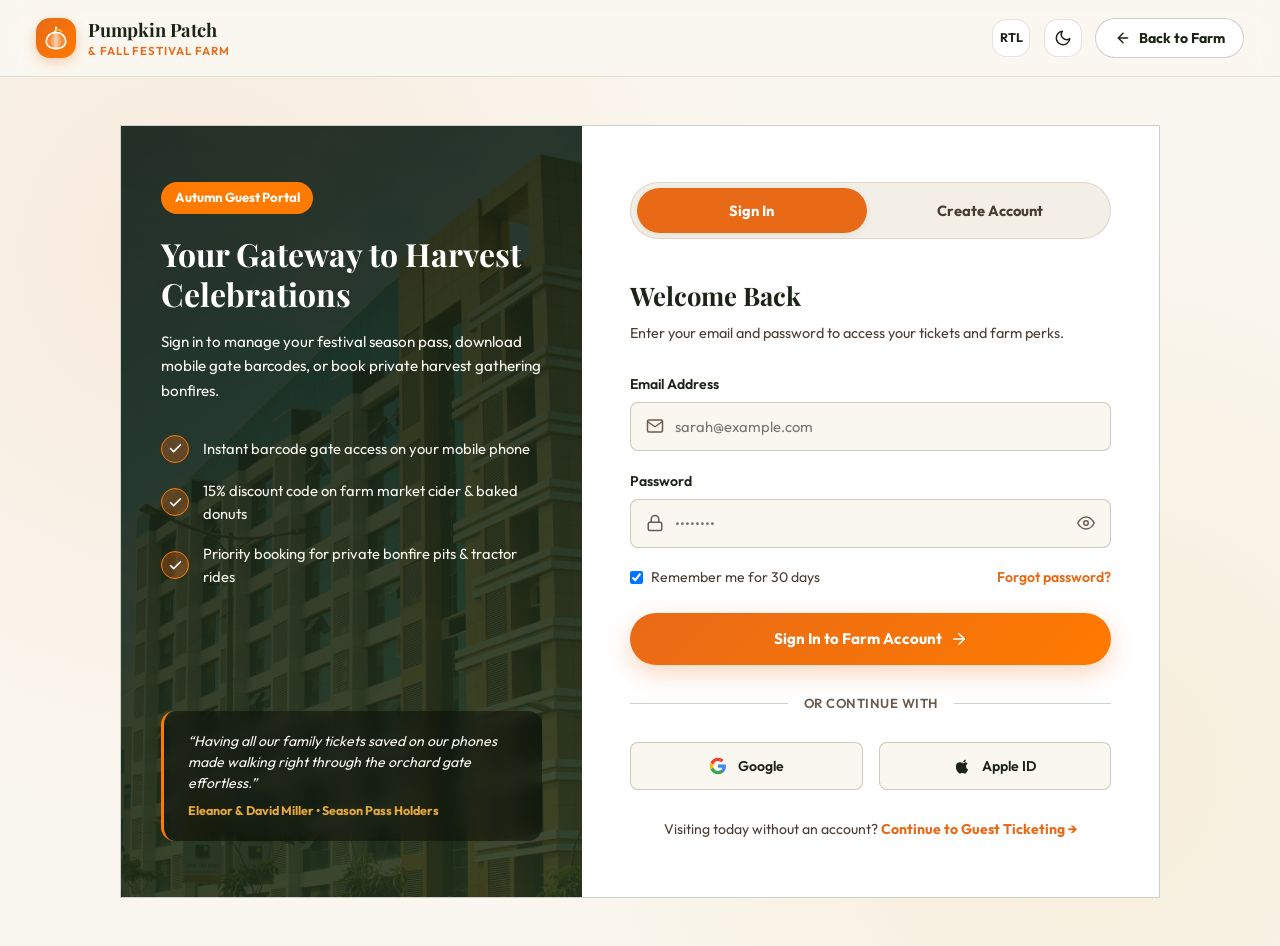
<file: login.html>
<!DOCTYPE html>
<html lang="en" dir="ltr">
<head>
  <meta charset="UTF-8">
  <meta name="viewport" content="width=device-width, initial-scale=1.0">
  <title>Farm Portal Login &amp; Join | Pumpkin Patch &amp; Fall Festival Farm</title>
  <meta name="description" content="Sign in or create your farm guest account. Manage festival tickets, season passes, private bonfire bookings, and receive exclusive harvest updates.">
  
  <link rel="icon" type="image/svg+xml" href="assets/images/favicon.svg">
  <link rel="apple-touch-icon" href="assets/images/favicon.svg">

  <link rel="stylesheet" href="assets/css/style.css">
  <link rel="stylesheet" href="assets/css/responsive.css">
</head>
<body class="login-page-body">

  <!-- Preloader -->
  <div class="page-loader" aria-hidden="true">
    <div class="loader-pumpkin-spinner">
      <svg viewBox="0 0 48 48" fill="none" xmlns="http://www.w3.org/2000/svg">
        <path d="M24 6V12" stroke="#34482B" stroke-width="3" stroke-linecap="round"/>
        <path d="M28 8C31 7 34 8 36 10" stroke="#34482B" stroke-width="2.5" stroke-linecap="round"/>
        <ellipse cx="24" cy="28" rx="18" ry="15" fill="#E86A17"/>
        <ellipse cx="24" cy="28" rx="10" ry="15" fill="#FF7A00"/>
        <ellipse cx="24" cy="28" rx="4" ry="15" fill="#F4BA4E"/>
      </svg>
    </div>
    <div class="loader-text">Farm Guest Portal</div>
  </div>

  <div class="login-page-wrapper">

    <!-- Dedicated Clean Topbar: Brand Identity, RTL, Dark Mode, Back Home -->
    <header class="login-topbar">
      <!-- Brand Logo, Name, and Small Text (No Nav Links) -->
      <a href="index.html" class="brand-logo-link" aria-label="Pumpkin Patch and Fall Festival Farm Home">
        <div class="brand-icon-wrapper" aria-hidden="true">
          <svg width="26" height="26" viewBox="0 0 32 32" fill="none" xmlns="http://www.w3.org/2000/svg">
            <path d="M16 3C16 3 17 7 14 9" stroke="#FFFFFF" stroke-width="2.5" stroke-linecap="round"/>
            <path d="M16 6C19 5 22 7 23 8" stroke="#F4BA4E" stroke-width="2" stroke-linecap="round"/>
            <path d="M16 9C9.37 9 4 13.92 4 20C4 26.08 9.37 29 16 29C22.63 29 28 26.08 28 20C28 13.92 22.63 9 16 9Z" fill="#FAF7F0" fill-opacity="0.2"/>
            <path d="M16 9C12.5 9 10 13.92 10 20C10 26.08 12.5 29 16 29C19.5 29 22 26.08 22 20C22 13.92 19.5 9 16 9Z" fill="#FAF7F0" fill-opacity="0.3"/>
            <path d="M16 9C14.5 9 13.5 13.92 13.5 20C13.5 26.08 14.5 29 16 29C17.5 29 18.5 26.08 18.5 20C18.5 13.92 17.5 9 16 9Z" fill="#FAF7F0" fill-opacity="0.4"/>
            <path d="M16 9C9.37 9 4 13.92 4 20C4 26.08 9.37 29 16 29C22.63 29 28 26.08 28 20C28 13.92 22.63 9 16 9Z" stroke="#FFFFFF" stroke-width="2"/>
          </svg>
        </div>
        <div class="brand-text-group">
          <span class="brand-name">Pumpkin Patch</span>
          <span class="brand-subtext">&amp; Fall Festival Farm</span>
        </div>
      </a>

      <!-- Controls: RTL Button, Dark Mode Button, Back Link -->
      <div class="login-topbar-controls">
        <button type="button" class="control-btn rtl-toggle-btn" aria-label="Toggle text direction" title="Toggle RTL / LTR">RTL</button>
        <button type="button" class="control-btn theme-toggle-btn" aria-label="Toggle dark mode" title="Toggle Theme">
          <svg width="18" height="18" viewBox="0 0 24 24" fill="none" stroke="currentColor" stroke-width="2" stroke-linecap="round" stroke-linejoin="round" aria-hidden="true">
            <path d="M21 12.79A9 9 0 1 1 11.21 3 7 7 0 0 0 21 12.79z"></path>
          </svg>
        </button>
        <a href="index.html" class="btn-back-home" title="Return to Farm Homepage">
          <svg width="16" height="16" viewBox="0 0 24 24" fill="none" stroke="currentColor" stroke-width="2.2" stroke-linecap="round" stroke-linejoin="round" aria-hidden="true">
            <line x1="19" y1="12" x2="5" y2="12"></line>
            <polyline points="12 19 5 12 12 5"></polyline>
          </svg>
          <span>Back to Farm</span>
        </a>
      </div>
    </header>

    <!-- Main Auth Experience: Split Editorial Architecture -->
    <main class="login-body-content">
      <div class="login-split-card">

        <!-- Left Visual Editorial Panel -->
        <div class="login-visual-panel">
          <div>
            <span class="badge" style="background-color: var(--color-bright-orange); color: #FFFFFF;">Autumn Guest Portal</span>
            <h1 class="login-visual-heading">Your Gateway to Harvest Celebrations</h1>
            <p class="login-visual-lead">
              Sign in to manage your festival season pass, download mobile gate barcodes, or book private harvest gathering bonfires.
            </p>

            <div class="login-benefits-list">
              <div class="login-benefit-item">
                <div class="login-benefit-icon" aria-hidden="true">
                  <svg width="15" height="15" viewBox="0 0 24 24" fill="none" stroke="currentColor" stroke-width="2.5" stroke-linecap="round" stroke-linejoin="round">
                    <polyline points="20 6 9 17 4 12"></polyline>
                  </svg>
                </div>
                <span>Instant barcode gate access on your mobile phone</span>
              </div>
              <div class="login-benefit-item">
                <div class="login-benefit-icon" aria-hidden="true">
                  <svg width="15" height="15" viewBox="0 0 24 24" fill="none" stroke="currentColor" stroke-width="2.5" stroke-linecap="round" stroke-linejoin="round">
                    <polyline points="20 6 9 17 4 12"></polyline>
                  </svg>
                </div>
                <span>15% discount code on farm market cider &amp; baked donuts</span>
              </div>
              <div class="login-benefit-item">
                <div class="login-benefit-icon" aria-hidden="true">
                  <svg width="15" height="15" viewBox="0 0 24 24" fill="none" stroke="currentColor" stroke-width="2.5" stroke-linecap="round" stroke-linejoin="round">
                    <polyline points="20 6 9 17 4 12"></polyline>
                  </svg>
                </div>
                <span>Priority booking for private bonfire pits &amp; tractor rides</span>
              </div>
            </div>
          </div>

          <div class="login-quote-box">
            <p class="login-quote-text">
              &ldquo;Having all our family tickets saved on our phones made walking right through the orchard gate effortless.&rdquo;
            </p>
            <div class="login-quote-author">Eleanor &amp; David Miller &bull; Season Pass Holders</div>
          </div>
        </div>

        <!-- Right Form Panel -->
        <div class="login-form-panel">

          <!-- Tab Selection (Sign In vs Create Account) -->
          <div class="login-tabs-nav" role="tablist" aria-label="Account Access Options">
            <button type="button" class="login-tab-btn active" data-target="tabSignIn" role="tab" aria-selected="true" aria-controls="tabSignIn">
              Sign In
            </button>
            <button type="button" class="login-tab-btn" data-target="tabRegister" role="tab" aria-selected="false" aria-controls="tabRegister">
              Create Account
            </button>
          </div>

          <!-- PANE 1: SIGN IN -->
          <div class="login-tab-pane active" id="tabSignIn" role="tabpanel" aria-label="Sign In to Farm Account">
            <h2 class="login-pane-title">Welcome Back</h2>
            <p class="login-pane-sub">Enter your email and password to access your tickets and farm perks.</p>

            <form class="auth-form" onsubmit="event.preventDefault(); alert('Welcome back! You have successfully signed in.'); window.location.href='tickets.html';">
              <div class="form-group">
                <label class="form-label" for="signinEmail">Email Address</label>
                <div class="login-input-wrapper">
                  <span class="login-input-icon" aria-hidden="true">
                    <svg width="18" height="18" viewBox="0 0 24 24" fill="none" stroke="currentColor" stroke-width="2" stroke-linecap="round" stroke-linejoin="round">
                      <path d="M4 4h16c1.1 0 2 .9 2 2v12c0 1.1-.9 2-2 2H4c-1.1 0-2-.9-2-2V6c0-1.1.9-2 2-2z"></path>
                      <polyline points="22,6 12,13 2,6"></polyline>
                    </svg>
                  </span>
                  <input type="email" id="signinEmail" class="form-input" placeholder="sarah@example.com" required autocomplete="email">
                </div>
              </div>

              <div class="form-group">
                <label class="form-label" for="signinPassword">Password</label>
                <div class="login-input-wrapper">
                  <span class="login-input-icon" aria-hidden="true">
                    <svg width="18" height="18" viewBox="0 0 24 24" fill="none" stroke="currentColor" stroke-width="2" stroke-linecap="round" stroke-linejoin="round">
                      <rect x="3" y="11" width="18" height="11" rx="2" ry="2"></rect>
                      <path d="M7 11V7a5 5 0 0 1 10 0v4"></path>
                    </svg>
                  </span>
                  <input type="password" id="signinPassword" class="form-input" placeholder="••••••••" required autocomplete="current-password">
                  <button type="button" class="password-toggle-btn" data-input="signinPassword" aria-label="Show password">
                    <svg width="18" height="18" viewBox="0 0 24 24" fill="none" stroke="currentColor" stroke-width="2" stroke-linecap="round" stroke-linejoin="round">
                      <path d="M1 12s4-8 11-8 11 8 11 8-4 8-11 8-11-8-11-8z"></path>
                      <circle cx="12" cy="12" r="3"></circle>
                    </svg>
                  </button>
                </div>
              </div>

              <div class="login-helpers-row">
                <label class="login-checkbox-label">
                  <input type="checkbox" id="rememberMe" checked>
                  <span>Remember me for 30 days</span>
                </label>
                <a href="#" class="login-forgot-link" onclick="event.preventDefault(); alert('Password reset instructions sent to your email.');">Forgot password?</a>
              </div>

              <button type="submit" class="btn btn-primary" style="width: 100%; justify-content: center; margin-top: 1.5rem;">
                <span>Sign In to Farm Account</span>
                <svg width="18" height="18" viewBox="0 0 24 24" fill="none" stroke="currentColor" stroke-width="2.2" stroke-linecap="round" stroke-linejoin="round" aria-hidden="true">
                  <line x1="5" y1="12" x2="19" y2="12"></line>
                  <polyline points="12 5 19 12 12 19"></polyline>
                </svg>
              </button>
            </form>

            <div class="login-divider">
              <span>Or Continue With</span>
            </div>

            <div class="social-auth-grid">
              <button type="button" class="social-auth-btn" onclick="alert('Google authentication connected.');">
                <svg width="18" height="18" viewBox="0 0 24 24" fill="currentColor">
                  <path d="M22.56 12.25c0-.78-.07-1.53-.2-2.25H12v4.26h5.92c-.26 1.37-1.04 2.53-2.21 3.31v2.77h3.57c2.08-1.92 3.28-4.74 3.28-8.09z" fill="#4285F4"/>
                  <path d="M12 23c2.97 0 5.46-.98 7.28-2.66l-3.57-2.77c-.98.66-2.23 1.06-3.71 1.06-2.86 0-5.29-1.93-6.16-4.53H2.18v2.84C3.99 20.53 7.7 23 12 23z" fill="#34A853"/>
                  <path d="M5.84 14.09c-.22-.66-.35-1.36-.35-2.09s.13-1.43.35-2.09V7.06H2.18C1.43 8.55 1 10.22 1 12s.43 3.45 1.18 4.94l2.85-2.22.81-.63z" fill="#FBBC05"/>
                  <path d="M12 5.38c1.62 0 3.06.56 4.21 1.64l3.15-3.15C17.45 2.09 14.97 1 12 1 7.7 1 3.99 3.47 2.18 7.06l3.66 2.84c.87-2.6 3.3-4.52 6.16-4.52z" fill="#EA4335"/>
                </svg>
                <span>Google</span>
              </button>
              <button type="button" class="social-auth-btn" onclick="alert('Apple ID connected.');">
                <svg width="18" height="18" viewBox="0 0 24 24" fill="currentColor">
                  <path d="M18.71 19.5c-.83 1.24-1.71 2.45-3.05 2.47-1.34.03-1.77-.79-3.29-.79-1.53 0-2 .77-3.27.82-1.31.05-2.3-1.32-3.14-2.53C4.25 17 2.94 12.45 4.7 9.39c.87-1.52 2.43-2.48 4.12-2.51 1.28-.02 2.5.87 3.29.87.78 0 2.26-1.07 3.81-.91.65.03 2.47.26 3.64 1.98-.09.06-2.17 1.28-2.15 3.81.03 3.02 2.65 4.03 2.68 4.04-.03.07-.42 1.44-1.38 2.83M15.97 6.89c.66-.82 1.11-1.96.99-3.1-.96.04-2.18.66-2.87 1.48-.61.71-1.15 1.87-1.01 2.98 1.09.08 2.23-.55 2.89-1.36z"/>
                </svg>
                <span>Apple ID</span>
              </button>
            </div>

            <div class="login-guest-cta">
              Visiting today without an account? 
              <a href="tickets.html" class="login-guest-link">Continue to Guest Ticketing &rarr;</a>
            </div>
          </div>

          <!-- PANE 2: CREATE ACCOUNT -->
          <div class="login-tab-pane" id="tabRegister" role="tabpanel" aria-label="Create New Farm Guest Account">
            <h2 class="login-pane-title">Join Farm Guests</h2>
            <p class="login-pane-sub">Create your free account to unlock discounts, track bookings, and save favorites.</p>

            <form class="auth-form" onsubmit="event.preventDefault(); alert('Account created! Welcome to Pumpkin Patch Farm.'); window.location.href='tickets.html';">
              <div class="form-group">
                <label class="form-label" for="regFullName">Full Name *</label>
                <div class="login-input-wrapper">
                  <span class="login-input-icon" aria-hidden="true">
                    <svg width="18" height="18" viewBox="0 0 24 24" fill="none" stroke="currentColor" stroke-width="2" stroke-linecap="round" stroke-linejoin="round">
                      <path d="M20 21v-2a4 4 0 0 0-4-4H8a4 4 0 0 0-4 4v2"></path>
                      <circle cx="12" cy="7" r="4"></circle>
                    </svg>
                  </span>
                  <input type="text" id="regFullName" class="form-input" placeholder="Sarah Jenkins" required autocomplete="name">
                </div>
              </div>

              <div class="form-group">
                <label class="form-label" for="regEmail">Email Address *</label>
                <div class="login-input-wrapper">
                  <span class="login-input-icon" aria-hidden="true">
                    <svg width="18" height="18" viewBox="0 0 24 24" fill="none" stroke="currentColor" stroke-width="2" stroke-linecap="round" stroke-linejoin="round">
                      <path d="M4 4h16c1.1 0 2 .9 2 2v12c0 1.1-.9 2-2 2H4c-1.1 0-2-.9-2-2V6c0-1.1.9-2 2-2z"></path>
                      <polyline points="22,6 12,13 2,6"></polyline>
                    </svg>
                  </span>
                  <input type="email" id="regEmail" class="form-input" placeholder="sarah@example.com" required autocomplete="email">
                </div>
              </div>

              <div class="form-group">
                <label class="form-label" for="regPassword">Create Password *</label>
                <div class="login-input-wrapper">
                  <span class="login-input-icon" aria-hidden="true">
                    <svg width="18" height="18" viewBox="0 0 24 24" fill="none" stroke="currentColor" stroke-width="2" stroke-linecap="round" stroke-linejoin="round">
                      <rect x="3" y="11" width="18" height="11" rx="2" ry="2"></rect>
                      <path d="M7 11V7a5 5 0 0 1 10 0v4"></path>
                    </svg>
                  </span>
                  <input type="password" id="regPassword" class="form-input" placeholder="Minimum 8 characters" required autocomplete="new-password">
                  <button type="button" class="password-toggle-btn" data-input="regPassword" aria-label="Show password">
                    <svg width="18" height="18" viewBox="0 0 24 24" fill="none" stroke="currentColor" stroke-width="2" stroke-linecap="round" stroke-linejoin="round">
                      <path d="M1 12s4-8 11-8 11 8 11 8-4 8-11 8-11-8-11-8z"></path>
                      <circle cx="12" cy="12" r="3"></circle>
                    </svg>
                  </button>
                </div>
              </div>

              <div class="form-group">
                <label class="login-checkbox-label" style="align-items: flex-start; gap: 0.65rem;">
                  <input type="checkbox" id="regNewsletter" checked style="margin-top: 0.2rem;">
                  <span>Send me harvest festival alerts, weekend weather notices, and season pass discount codes.</span>
                </label>
              </div>

              <button type="submit" class="btn btn-primary" style="width: 100%; justify-content: center; margin-top: 1.25rem;">
                <span>Create Free Farm Account</span>
                <svg width="18" height="18" viewBox="0 0 24 24" fill="none" stroke="currentColor" stroke-width="2.2" stroke-linecap="round" stroke-linejoin="round" aria-hidden="true">
                  <line x1="5" y1="12" x2="19" y2="12"></line>
                  <polyline points="12 5 19 12 12 19"></polyline>
                </svg>
              </button>
            </form>

            <div class="login-guest-cta">
              Already have an account? 
              <a href="#" class="login-guest-link" onclick="event.preventDefault(); document.querySelector('[data-target=\'tabSignIn\']').click();">Sign In instead &rarr;</a>
            </div>
          </div>

        </div>

      </div>
    </main>

  </div>

  <script src="assets/js/main.js"></script>
</body>
</html>
</file>
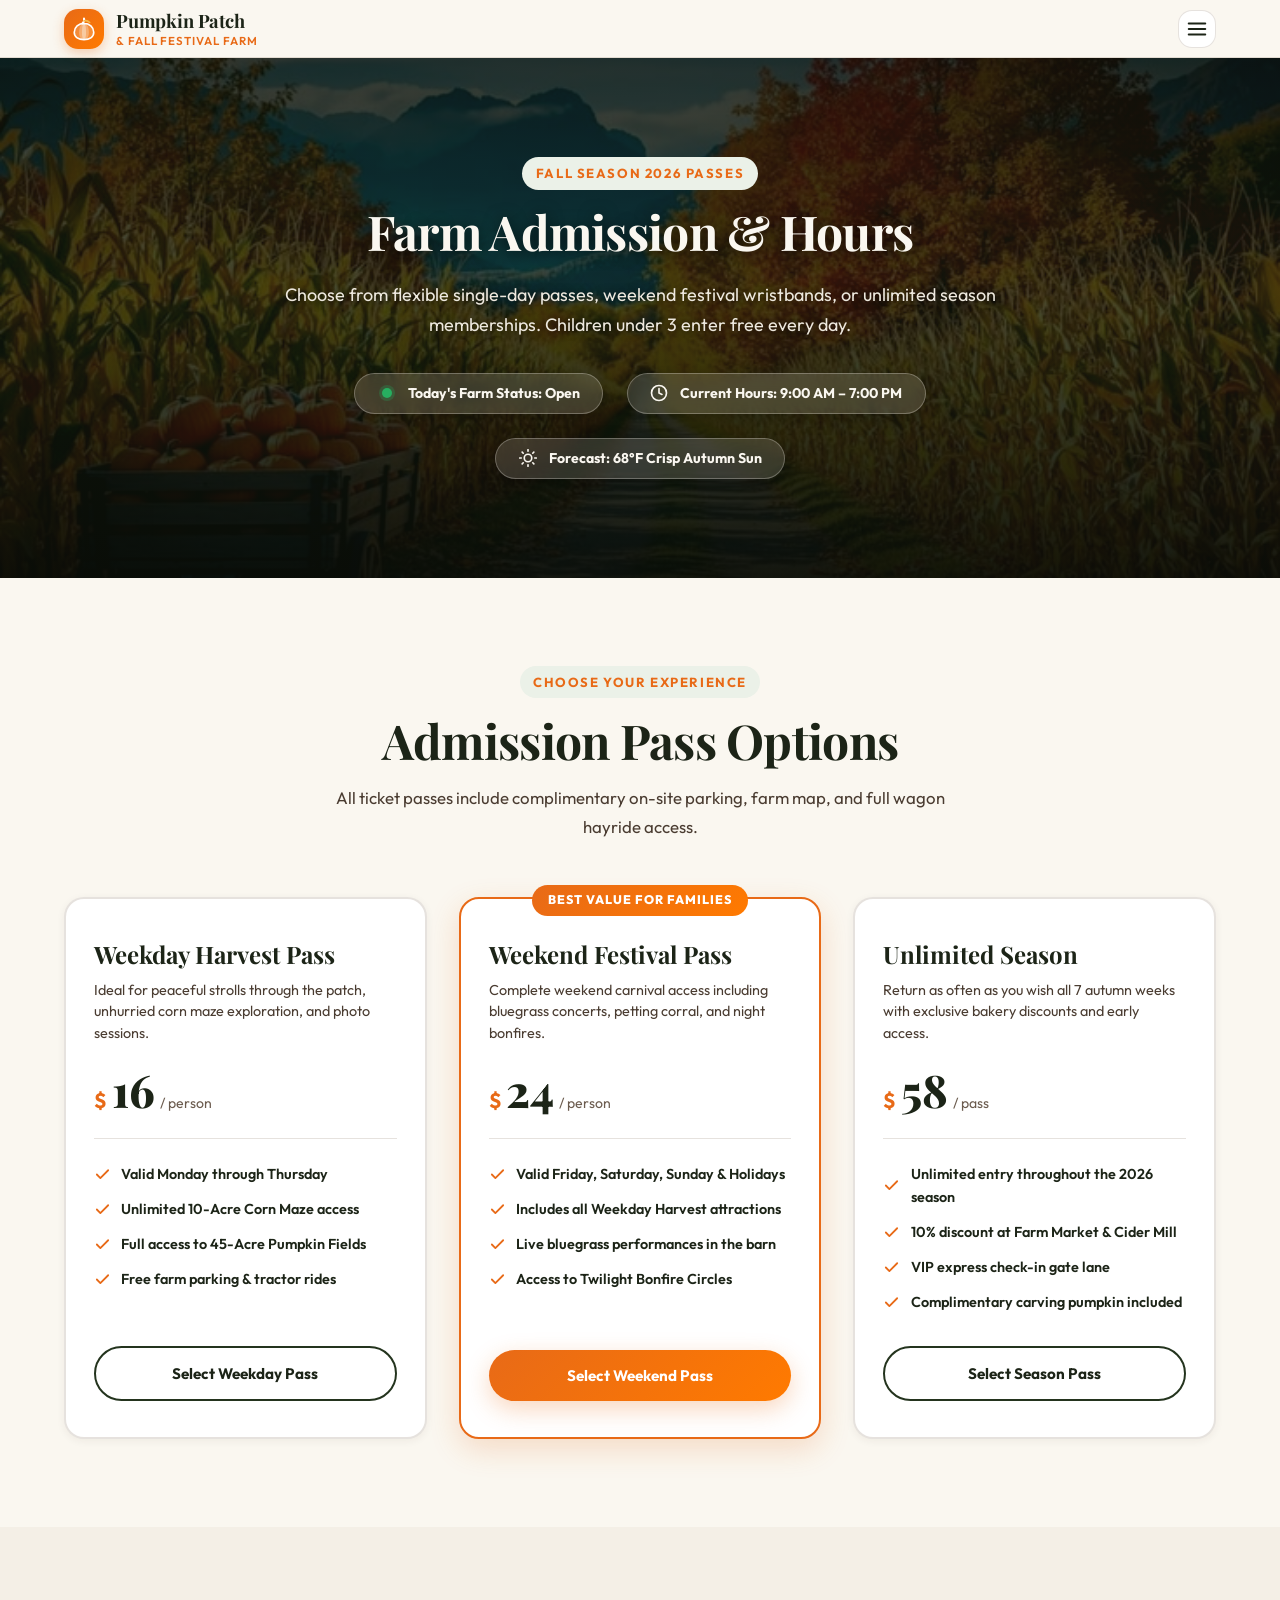
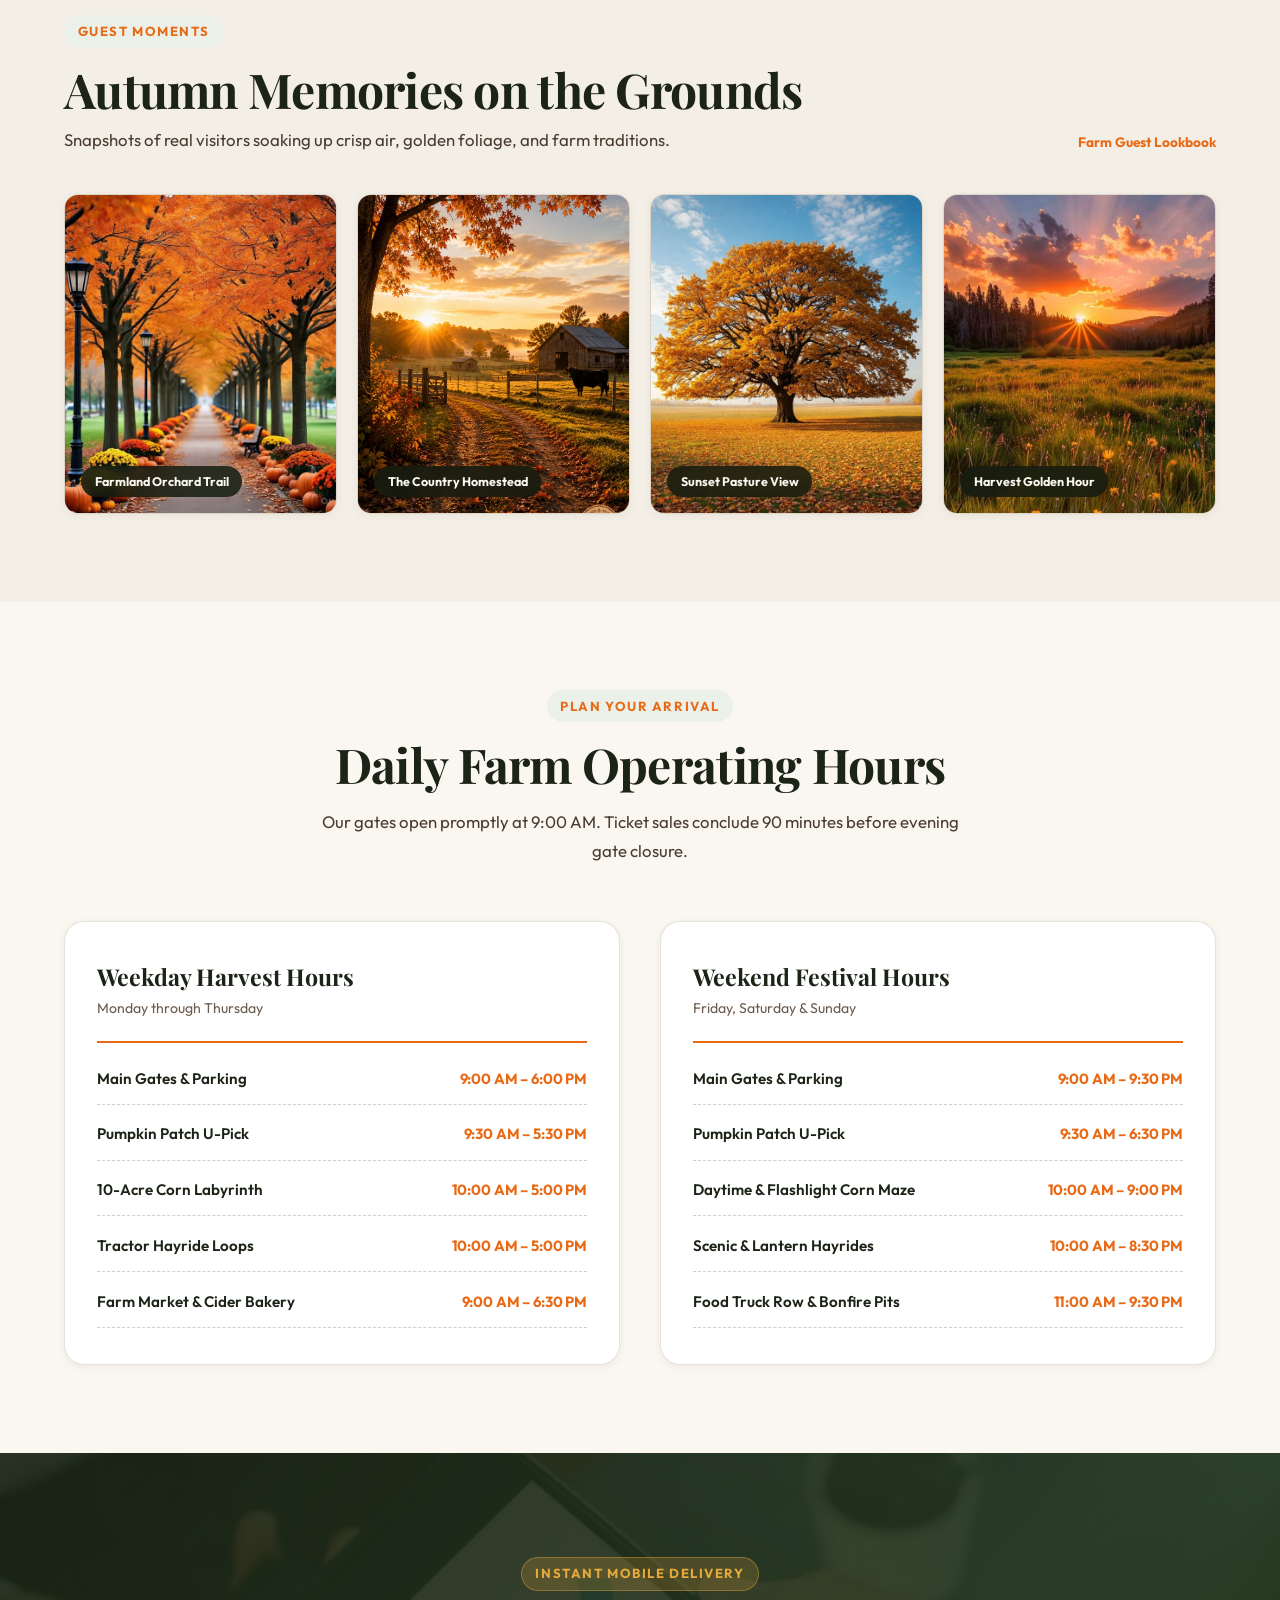
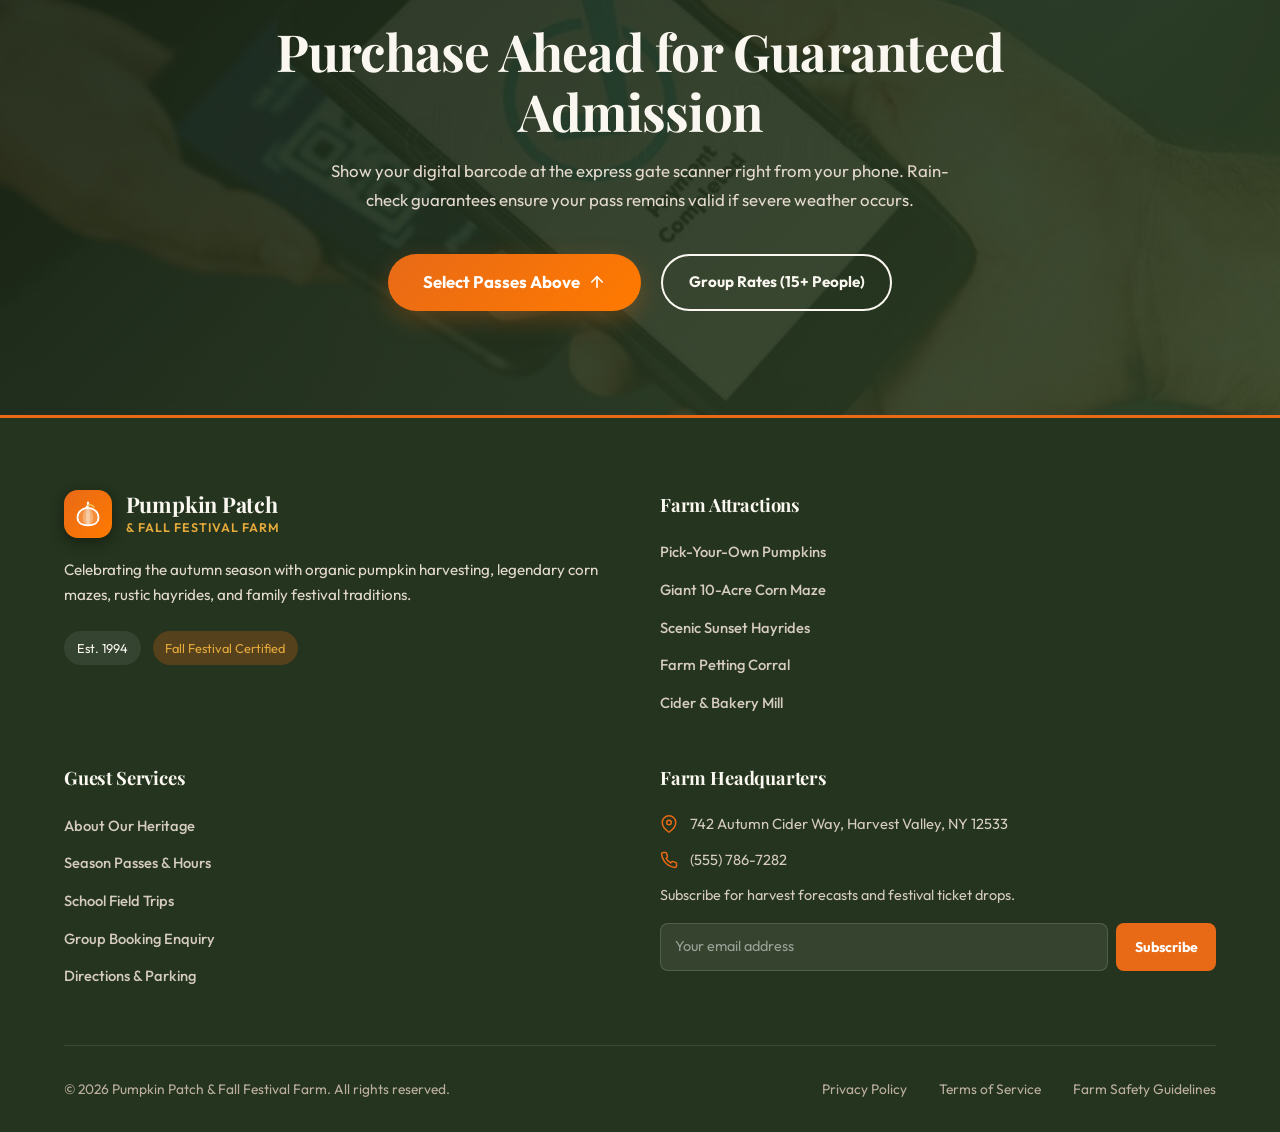
<file: tickets.html>
<!DOCTYPE html>
<html lang="en" dir="ltr">

<head>
  <meta charset="UTF-8">
  <meta name="viewport" content="width=device-width, initial-scale=1.0">
  <title>Tickets, Season Passes &amp; Hours | Pumpkin Patch &amp; Fall Festival Farm</title>
  <meta name="description"
    content="Purchase online farm admission passes, view season membership options, and check daily operating hours for pumpkin picking, corn maze, and hayrides.">

  <link rel="icon" type="image/svg+xml" href="assets/images/favicon.svg">
  <link rel="apple-touch-icon" href="assets/images/favicon.svg">

  <link rel="stylesheet" href="assets/css/style.css">
  <link rel="stylesheet" href="assets/css/responsive.css">
</head>

<body>

  <!-- Preloader -->
  <div class="page-loader" aria-hidden="true">
    <div class="loader-pumpkin-spinner">
      <svg viewBox="0 0 48 48" fill="none" xmlns="http://www.w3.org/2000/svg">
        <path d="M24 6V12" stroke="#34482B" stroke-width="3" stroke-linecap="round" />
        <path d="M28 8C31 7 34 8 36 10" stroke="#34482B" stroke-width="2.5" stroke-linecap="round" />
        <ellipse cx="24" cy="28" rx="18" ry="15" fill="#E86A17" />
        <ellipse cx="24" cy="28" rx="10" ry="15" fill="#FF7A00" />
        <ellipse cx="24" cy="28" rx="4" ry="15" fill="#F4BA4E" />
      </svg>
    </div>
    <div class="loader-text">Tickets &amp; Hours</div>
  </div>

  <!-- Fixed Header (Desktop Single-Line & Mobile System) -->
  <header class="site-header" id="main-header">
    <div class="container header-container">

      <a href="index.html" class="brand-logo-link" aria-label="Pumpkin Patch and Fall Festival Farm Home">
        <div class="brand-icon-wrapper" aria-hidden="true">
          <svg width="26" height="26" viewBox="0 0 32 32" fill="none" xmlns="http://www.w3.org/2000/svg">
            <path d="M16 3C16 3 17 7 14 9" stroke="#FFFFFF" stroke-width="2.5" stroke-linecap="round" />
            <path d="M16 6C19 5 22 7 23 8" stroke="#F4BA4E" stroke-width="2" stroke-linecap="round" />
            <path d="M16 9C9.37 9 4 13.92 4 20C4 26.08 9.37 29 16 29C22.63 29 28 26.08 28 20C28 13.92 22.63 9 16 9Z"
              fill="#FAF7F0" fill-opacity="0.2" />
            <path d="M16 9C12.5 9 10 13.92 10 20C10 26.08 12.5 29 16 29C19.5 29 22 26.08 22 20C22 13.92 19.5 9 16 9Z"
              fill="#FAF7F0" fill-opacity="0.3" />
            <path
              d="M16 9C14.5 9 13.5 13.92 13.5 20C13.5 26.08 14.5 29 16 29C17.5 29 18.5 26.08 18.5 20C18.5 13.92 17.5 9 16 9Z"
              fill="#FAF7F0" fill-opacity="0.4" />
            <path d="M16 9C9.37 9 4 13.92 4 20C4 26.08 9.37 29 16 29C22.63 29 28 26.08 28 20C28 13.92 22.63 9 16 9Z"
              stroke="#FFFFFF" stroke-width="2" />
          </svg>
        </div>
        <div class="brand-text-group">
          <span class="brand-name">Pumpkin Patch</span>
          <span class="brand-subtext">&amp; Fall Festival Farm</span>
        </div>
      </a>

      <!-- Exactly 6 Nav Items (Open Navigation Redesign) -->
      <nav class="desktop-nav" aria-label="Main Navigation">
        <ul class="nav-list">
          <li class="nav-item has-dropdown">
            <button type="button" class="dropdown-toggle" aria-expanded="false" aria-haspopup="true"
              id="homeDropdownBtn">
              <span class="nav-active-dot"></span>
              <span>Home</span>
              <svg class="dropdown-arrow" viewBox="0 0 24 24" fill="none" stroke="currentColor" stroke-width="2.2"
                stroke-linecap="round" stroke-linejoin="round" aria-hidden="true">
                <polyline points="6 9 12 15 18 9"></polyline>
              </svg>
            </button>
            <div class="dropdown-menu" aria-labelledby="homeDropdownBtn">
              <a href="index.html" class="dropdown-item">
                <span>Home 1 (Harvest Edition)</span>
              </a>
              <a href="home-2.html" class="dropdown-item">
                <span>Home 2 (Festival Fair)</span>
              </a>
            </div>
          </li>
          <li class="nav-item"><a href="about.html" class="nav-link"><span class="nav-active-dot"></span><span>About
                Us</span></a></li>
          <li class="nav-item"><a href="attractions.html" class="nav-link"><span
                class="nav-active-dot"></span><span>Attractions</span></a></li>
          <li class="nav-item"><a href="tickets.html" class="nav-link active"><span
                class="nav-active-dot"></span><span>Tickets &amp; Hours</span></a></li>
          <li class="nav-item"><a href="field-trips.html" class="nav-link"><span
                class="nav-active-dot"></span><span>School Field Trips</span></a></li>
          <li class="nav-item"><a href="contact.html" class="nav-link"><span
                class="nav-active-dot"></span><span>Contact</span></a></li>
        </ul>
      </nav>

      <!-- Utilities -->
      <div class="header-actions">
        <button type="button" class="control-btn rtl-toggle-btn" aria-label="Toggle text direction"
          title="Toggle RTL / LTR">RTL</button>
        <button type="button" class="control-btn theme-toggle-btn" aria-label="Toggle dark mode" title="Toggle Theme">
          <svg width="18" height="18" viewBox="0 0 24 24" fill="none" stroke="currentColor" stroke-width="2"
            stroke-linecap="round" stroke-linejoin="round" aria-hidden="true">
            <path d="M21 12.79A9 9 0 1 1 11.21 3 7 7 0 0 0 21 12.79z"></path>
          </svg>
        </button>
        <!-- Primary Header CTA: Get Tickets -->
        <a href="#ticket-tiers" class="btn-header-cta header-desktop-cta" aria-label="Get Festival Admission Tickets">
          <svg width="16" height="16" viewBox="0 0 24 24" fill="none" stroke="currentColor" stroke-width="2.2"
            stroke-linecap="round" stroke-linejoin="round" aria-hidden="true">
            <path
              d="M2 9a3 3 0 0 1 0 6v2a2 2 0 0 0 2 2h16a2 2 0 0 0 2-2v-2a3 3 0 0 1 0-6V7a2 2 0 0 0-2-2H4a2 2 0 0 0-2 2z">
            </path>
            <path d="M13 5v2"></path>
            <path d="M13 17v2"></path>
            <path d="M13 11v2"></path>
          </svg>
          <span>Get Tickets</span>
        </a>
        <button type="button" class="mobile-toggle-btn" aria-label="Open navigation menu" aria-expanded="false"
          aria-controls="mobileDrawer">
          <svg width="22" height="22" viewBox="0 0 24 24" fill="none" stroke="currentColor" stroke-width="2.2"
            stroke-linecap="round" stroke-linejoin="round" aria-hidden="true">
            <line x1="3" y1="6" x2="21" y2="6"></line>
            <line x1="3" y1="12" x2="21" y2="12"></line>
            <line x1="3" y1="18" x2="21" y2="18"></line>
          </svg>
        </button>
      </div>

    </div>
  </header>

  <!-- Mobile & Tablet Navigation Drawer -->
  <div class="mobile-nav-backdrop" aria-hidden="true"></div>
  <aside class="mobile-nav-drawer" id="mobileDrawer" aria-label="Mobile Navigation">
    <div>
      <div class="mobile-drawer-header">
        <a href="index.html" class="brand-logo-link" aria-label="Pumpkin Patch and Fall Festival Farm Home">
          <div class="brand-icon-wrapper" aria-hidden="true">
            <svg width="24" height="24" viewBox="0 0 32 32" fill="none" xmlns="http://www.w3.org/2000/svg">
              <path d="M16 3C16 3 17 7 14 9" stroke="#FFFFFF" stroke-width="2.5" stroke-linecap="round" />
              <path d="M16 6C19 5 22 7 23 8" stroke="#F4BA4E" stroke-width="2" stroke-linecap="round" />
              <path d="M16 9C9.37 9 4 13.92 4 20C4 26.08 9.37 29 16 29C22.63 29 28 26.08 28 20C28 13.92 22.63 9 16 9Z"
                fill="#FAF7F0" fill-opacity="0.2" />
              <path d="M16 9C12.5 9 10 13.92 10 20C10 26.08 12.5 29 16 29C19.5 29 22 26.08 22 20C22 13.92 19.5 9 16 9Z"
                fill="#FAF7F0" fill-opacity="0.3" />
              <path
                d="M16 9C14.5 9 13.5 13.92 13.5 20C13.5 26.08 14.5 29 16 29C17.5 29 18.5 26.08 18.5 20C18.5 13.92 17.5 9 16 9Z"
                fill="#FAF7F0" fill-opacity="0.4" />
              <path d="M16 9C9.37 9 4 13.92 4 20C4 26.08 9.37 29 16 29C22.63 29 28 26.08 28 20C28 13.92 22.63 9 16 9Z"
                stroke="#FFFFFF" stroke-width="2" />
            </svg>
          </div>
          <div class="brand-text-group">
            <span class="brand-name">Pumpkin Patch</span>
            <span class="brand-subtext">&amp; Fall Festival Farm</span>
          </div>
        </a>
        <button type="button" class="mobile-close-btn" aria-label="Close navigation menu">
          <svg width="20" height="20" viewBox="0 0 24 24" fill="none" stroke="currentColor" stroke-width="2.2"
            stroke-linecap="round" stroke-linejoin="round" aria-hidden="true">
            <line x1="18" y1="6" x2="6" y2="18"></line>
            <line x1="6" y1="6" x2="18" y2="18"></line>
          </svg>
        </button>
      </div>

      <nav class="mobile-nav-list">
        <div class="mobile-nav-item">
          <button type="button" class="mobile-accordion-btn" aria-expanded="false">
            <span>Home</span>
            <svg width="18" height="18" viewBox="0 0 24 24" fill="none" stroke="currentColor" stroke-width="2.2"
              stroke-linecap="round" stroke-linejoin="round" aria-hidden="true">
              <polyline points="6 9 12 15 18 9"></polyline>
            </svg>
          </button>
          <div class="mobile-accordion-content">
            <a href="index.html" class="mobile-sub-link">Home 1 (Harvest Edition)</a>
            <a href="home-2.html" class="mobile-sub-link">Home 2 (Festival Fair)</a>
          </div>
        </div>
        <a href="about.html" class="mobile-nav-link">About Us</a>
        <a href="attractions.html" class="mobile-nav-link">Attractions</a>
        <a href="tickets.html" class="mobile-nav-link active">Tickets &amp; Hours</a>
        <a href="field-trips.html" class="mobile-nav-link">School Field Trips</a>
        <a href="contact.html" class="mobile-nav-link">Contact</a>
      </nav>
    </div>

    <div class="mobile-drawer-footer">
      <div class="mobile-drawer-utilities">
        <span class="drawer-util-label">Settings &amp; Theme</span>
        <div class="drawer-util-buttons">
          <button type="button" class="control-btn rtl-toggle-btn" aria-label="Toggle text direction" title="Toggle RTL / LTR">RTL</button>
          <button type="button" class="control-btn theme-toggle-btn" aria-label="Toggle dark mode" title="Toggle Theme">
            <svg width="18" height="18" viewBox="0 0 24 24" fill="none" stroke="currentColor" stroke-width="2" stroke-linecap="round" stroke-linejoin="round" aria-hidden="true">
              <path d="M21 12.79A9 9 0 1 1 11.21 3 7 7 0 0 0 21 12.79z"></path>
            </svg>
          </button>
        </div>
      </div>
      <a href="tickets.html" class="mobile-drawer-cta" aria-label="Get Festival Admission Tickets">
        <svg width="18" height="18" viewBox="0 0 24 24" fill="none" stroke="currentColor" stroke-width="2.2"
          stroke-linecap="round" stroke-linejoin="round" aria-hidden="true">
          <path d="M2 9a3 3 0 0 1 0 6v2a2 2 0 0 0 2 2h16a2 2 0 0 0 2-2v-2a3 3 0 0 1 0-6V7a2 2 0 0 0-2-2H4a2 2 0 0 0-2 2z"></path>
          <path d="M13 5v2"></path>
          <path d="M13 17v2"></path>
          <path d="M13 11v2"></path>
        </svg>
        <span>Get Tickets</span>
      </a>
    </div>
  </aside>

  <!-- MAIN CONTENT: EXACTLY 5 MAIN CONTENT SECTIONS -->
  <main class="site-main">

    <!-- SECTION 1: HERO DIRECTORY & LIVE STATUS BAR (RELEVANT BACKGROUND IMAGE WITH OVERLAID TEXT) -->
    <section class="tickets-hero-section" id="tickets-hero">
      <div class="tickets-hero-bg-overlay" aria-hidden="true">
        <img src="assets/images/hero/p48.jpg" alt="Autumn sunlight over harvest farm ticketing grounds"
          class="tickets-hero-bg-img" width="1600" height="900" loading="eager">
      </div>
      <div class="container tickets-hero-container">

        <div class="tickets-hero-content">
          <span class="section-eyebrow">Fall Season 2026 Passes</span>
          <h1 class="section-heading tickets-hero-title">Farm Admission &amp; Hours</h1>
          <p class="section-desc tickets-hero-desc">
            Choose from flexible single-day passes, weekend festival wristbands, or unlimited season memberships.
            Children under 3 enter free every day.
          </p>

          <div class="tickets-status-strip">
            <div class="status-pill-item">
              <div class="status-indicator-dot"></div>
              <span>Today's Farm Status: Open</span>
            </div>
            <div class="status-pill-item">
              <svg width="18" height="18" viewBox="0 0 24 24" fill="none" stroke="currentColor" stroke-width="2.2"
                stroke-linecap="round" stroke-linejoin="round" aria-hidden="true">
                <circle cx="12" cy="12" r="10"></circle>
                <polyline points="12 6 12 12 16 14"></polyline>
              </svg>
              <span>Current Hours: 9:00 AM &ndash; 7:00 PM</span>
            </div>
            <div class="status-pill-item">
              <svg width="18" height="18" viewBox="0 0 24 24" fill="none" stroke="currentColor" stroke-width="2.2"
                stroke-linecap="round" stroke-linejoin="round" aria-hidden="true">
                <circle cx="12" cy="12" r="5"></circle>
                <line x1="12" y1="1" x2="12" y2="3"></line>
                <line x1="12" y1="21" x2="12" y2="23"></line>
                <line x1="4.22" y1="4.22" x2="5.64" y2="5.64"></line>
                <line x1="18.36" y1="18.36" x2="19.78" y2="19.78"></line>
                <line x1="1" y1="12" x2="3" y2="12"></line>
                <line x1="21" y1="12" x2="23" y2="12"></line>
                <line x1="4.22" y1="19.78" x2="5.64" y2="18.36"></line>
                <line x1="18.36" y1="5.64" x2="19.78" y2="4.22"></line>
              </svg>
              <span>Forecast: 68&deg;F Crisp Autumn Sun</span>
            </div>
          </div>
        </div>

      </div>
    </section>

    <!-- SECTION 2: SEASONAL TICKET TIER MATRIX (3 STRICTLY EVEN CARDS) -->
    <section class="tiers-section" id="ticket-tiers">
      <div class="container">

        <div class="section-header-centered">
          <span class="section-eyebrow">Choose Your Experience</span>
          <h2 class="section-heading">Admission Pass Options</h2>
          <p class="section-desc" style="margin: 0 auto;">
            All ticket passes include complimentary on-site parking, farm map, and full wagon hayride access.
          </p>
        </div>

        <div class="tiers-grid">

          <!-- Card 1 -->
          <div class="tier-card">
            <div>
              <h3 class="tier-title">Weekday Harvest Pass</h3>
              <p class="tier-sub">Ideal for peaceful strolls through the patch, unhurried corn maze exploration, and
                photo sessions.</p>

              <div class="tier-price-box">
                <span class="tier-currency">$</span>
                <span class="tier-amount">16</span>
                <span class="tier-unit">/ person</span>
              </div>

              <div class="tier-features">
                <div class="tier-feature-row">
                  <svg viewBox="0 0 24 24" fill="none" stroke="currentColor" stroke-width="2.5" stroke-linecap="round"
                    stroke-linejoin="round" aria-hidden="true">
                    <polyline points="20 6 9 17 4 12"></polyline>
                  </svg>
                  <span>Valid Monday through Thursday</span>
                </div>
                <div class="tier-feature-row">
                  <svg viewBox="0 0 24 24" fill="none" stroke="currentColor" stroke-width="2.5" stroke-linecap="round"
                    stroke-linejoin="round" aria-hidden="true">
                    <polyline points="20 6 9 17 4 12"></polyline>
                  </svg>
                  <span>Unlimited 10-Acre Corn Maze access</span>
                </div>
                <div class="tier-feature-row">
                  <svg viewBox="0 0 24 24" fill="none" stroke="currentColor" stroke-width="2.5" stroke-linecap="round"
                    stroke-linejoin="round" aria-hidden="true">
                    <polyline points="20 6 9 17 4 12"></polyline>
                  </svg>
                  <span>Full access to 45-Acre Pumpkin Fields</span>
                </div>
                <div class="tier-feature-row">
                  <svg viewBox="0 0 24 24" fill="none" stroke="currentColor" stroke-width="2.5" stroke-linecap="round"
                    stroke-linejoin="round" aria-hidden="true">
                    <polyline points="20 6 9 17 4 12"></polyline>
                  </svg>
                  <span>Free farm parking &amp; tractor rides</span>
                </div>
              </div>
            </div>

            <button type="button" class="btn-secondary" style="width:100%; text-align:center;"
              onclick="alert('Weekday pass added to cart!');">Select Weekday Pass</button>
          </div>

          <!-- Card 2 -->
          <div class="tier-card tier-popular">
            <span class="tier-popular-tag">Best Value for Families</span>
            <div>
              <h3 class="tier-title">Weekend Festival Pass</h3>
              <p class="tier-sub">Complete weekend carnival access including bluegrass concerts, petting corral, and
                night bonfires.</p>

              <div class="tier-price-box">
                <span class="tier-currency">$</span>
                <span class="tier-amount">24</span>
                <span class="tier-unit">/ person</span>
              </div>

              <div class="tier-features">
                <div class="tier-feature-row">
                  <svg viewBox="0 0 24 24" fill="none" stroke="currentColor" stroke-width="2.5" stroke-linecap="round"
                    stroke-linejoin="round" aria-hidden="true">
                    <polyline points="20 6 9 17 4 12"></polyline>
                  </svg>
                  <span>Valid Friday, Saturday, Sunday &amp; Holidays</span>
                </div>
                <div class="tier-feature-row">
                  <svg viewBox="0 0 24 24" fill="none" stroke="currentColor" stroke-width="2.5" stroke-linecap="round"
                    stroke-linejoin="round" aria-hidden="true">
                    <polyline points="20 6 9 17 4 12"></polyline>
                  </svg>
                  <span>Includes all Weekday Harvest attractions</span>
                </div>
                <div class="tier-feature-row">
                  <svg viewBox="0 0 24 24" fill="none" stroke="currentColor" stroke-width="2.5" stroke-linecap="round"
                    stroke-linejoin="round" aria-hidden="true">
                    <polyline points="20 6 9 17 4 12"></polyline>
                  </svg>
                  <span>Live bluegrass performances in the barn</span>
                </div>
                <div class="tier-feature-row">
                  <svg viewBox="0 0 24 24" fill="none" stroke="currentColor" stroke-width="2.5" stroke-linecap="round"
                    stroke-linejoin="round" aria-hidden="true">
                    <polyline points="20 6 9 17 4 12"></polyline>
                  </svg>
                  <span>Access to Twilight Bonfire Circles</span>
                </div>
              </div>
            </div>

            <button type="button" class="btn-primary" style="width:100%; text-align:center;"
              onclick="alert('Weekend pass added to cart!');">Select Weekend Pass</button>
          </div>

          <!-- Card 3 -->
          <div class="tier-card">
            <div>
              <h3 class="tier-title">Unlimited Season </h3>
              <p class="tier-sub">Return as often as you wish all 7 autumn weeks with exclusive bakery discounts and
                early access.</p>

              <div class="tier-price-box">
                <span class="tier-currency">$</span>
                <span class="tier-amount">58</span>
                <span class="tier-unit">/ pass</span>
              </div>

              <div class="tier-features">
                <div class="tier-feature-row">
                  <svg viewBox="0 0 24 24" fill="none" stroke="currentColor" stroke-width="2.5" stroke-linecap="round"
                    stroke-linejoin="round" aria-hidden="true">
                    <polyline points="20 6 9 17 4 12"></polyline>
                  </svg>
                  <span>Unlimited entry throughout the 2026 season</span>
                </div>
                <div class="tier-feature-row">
                  <svg viewBox="0 0 24 24" fill="none" stroke="currentColor" stroke-width="2.5" stroke-linecap="round"
                    stroke-linejoin="round" aria-hidden="true">
                    <polyline points="20 6 9 17 4 12"></polyline>
                  </svg>
                  <span>10% discount at Farm Market &amp; Cider Mill</span>
                </div>
                <div class="tier-feature-row">
                  <svg viewBox="0 0 24 24" fill="none" stroke="currentColor" stroke-width="2.5" stroke-linecap="round"
                    stroke-linejoin="round" aria-hidden="true">
                    <polyline points="20 6 9 17 4 12"></polyline>
                  </svg>
                  <span>VIP express check-in gate lane</span>
                </div>
                <div class="tier-feature-row">
                  <svg viewBox="0 0 24 24" fill="none" stroke="currentColor" stroke-width="2.5" stroke-linecap="round"
                    stroke-linejoin="round" aria-hidden="true">
                    <polyline points="20 6 9 17 4 12"></polyline>
                  </svg>
                  <span>Complimentary carving pumpkin included</span>
                </div>
              </div>
            </div>

            <button type="button" class="btn-secondary" style="width:100%; text-align:center;"
              onclick="alert('Season membership added to cart!');">Select Season Pass</button>
          </div>

        </div>

      </div>
    </section>

    <!-- SECTION 3: PURE VISUAL VISITOR GALLERY ("ONLY IMAGE" IMMERSION) -->
    <section class="visitor-gallery-section" id="pure-visitor-gallery">
      <div class="container">

        <div style="display:flex; justify-content:space-between; align-items:flex-end; flex-wrap:wrap; gap:1.5rem;">
          <div>
            <span class="section-eyebrow">Guest Moments</span>
            <h2 class="section-heading" style="margin-bottom:0.5rem;">Autumn Memories on the Grounds</h2>
            <p class="section-desc">Snapshots of real visitors soaking up crisp air, golden foliage, and farm
              traditions.</p>
          </div>
          <span style="font-size:0.85rem; font-weight:700; color:var(--color-pumpkin);">Farm Guest Lookbook</span>
        </div>

        <div class="visitor-gallery-grid">

          <div class="visitor-gallery-item">
            <img src="assets/images/gallery/p36.jpg" alt="Autumn farmland path lined with golden maple trees"
              class="visitor-gallery-img" width="800" height="530" loading="lazy">
            <span class="visitor-gallery-pill">Farmland Orchard Trail</span>
          </div>

          <div class="visitor-gallery-item">
            <img src="assets/images/gallery/p37.jpg" alt="Rustic country farmstead under warm afternoon autumn sun"
              class="visitor-gallery-img" width="800" height="530" loading="lazy">
            <span class="visitor-gallery-pill">The Country Homestead</span>
          </div>

          <div class="visitor-gallery-item">
            <img src="assets/images/gallery/p38.jpg" alt="Solitary golden autumn oak in the harvest pasture"
              class="visitor-gallery-img" width="800" height="530" loading="lazy">
            <span class="visitor-gallery-pill">Sunset Pasture View</span>
          </div>

          <div class="visitor-gallery-item">
            <img src="assets/images/gallery/p39.jpg" alt="Golden sunlight illuminating the harvest meadow"
              class="visitor-gallery-img" width="800" height="530" loading="lazy">
            <span class="visitor-gallery-pill">Harvest Golden Hour</span>
          </div>

        </div>

      </div>
    </section>

    <!-- SECTION 4: OPERATING SCHEDULE & FARM HOURS BOARD -->
    <section class="hours-section" id="farm-hours">
      <div class="container">

        <div class="section-header-centered">
          <span class="section-eyebrow">Plan Your Arrival</span>
          <h2 class="section-heading">Daily Farm Operating Hours</h2>
          <p class="section-desc" style="margin: 0 auto;">
            Our gates open promptly at 9:00 AM. Ticket sales conclude 90 minutes before evening gate closure.
          </p>
        </div>

        <div class="hours-board-grid">

          <!-- Column 1: Weekday Schedule -->
          <div class="hours-col">
            <div class="hours-col-header">
              <h3 class="hours-col-title">Weekday Harvest Hours</h3>
              <span class="hours-col-sub">Monday through Thursday</span>
            </div>
            <div class="hours-list">
              <div class="hours-item">
                <span class="hours-item-name">Main Gates &amp; Parking</span>
                <span class="hours-item-time">9:00 AM &ndash; 6:00 PM</span>
              </div>
              <div class="hours-item">
                <span class="hours-item-name">Pumpkin Patch U-Pick</span>
                <span class="hours-item-time">9:30 AM &ndash; 5:30 PM</span>
              </div>
              <div class="hours-item">
                <span class="hours-item-name">10-Acre Corn Labyrinth</span>
                <span class="hours-item-time">10:00 AM &ndash; 5:00 PM</span>
              </div>
              <div class="hours-item">
                <span class="hours-item-name">Tractor Hayride Loops</span>
                <span class="hours-item-time">10:00 AM &ndash; 5:00 PM</span>
              </div>
              <div class="hours-item">
                <span class="hours-item-name">Farm Market &amp; Cider Bakery</span>
                <span class="hours-item-time">9:00 AM &ndash; 6:30 PM</span>
              </div>
            </div>
          </div>

          <!-- Column 2: Weekend Schedule -->
          <div class="hours-col">
            <div class="hours-col-header">
              <h3 class="hours-col-title">Weekend Festival Hours</h3>
              <span class="hours-col-sub">Friday, Saturday &amp; Sunday</span>
            </div>
            <div class="hours-list">
              <div class="hours-item">
                <span class="hours-item-name">Main Gates &amp; Parking</span>
                <span class="hours-item-time">9:00 AM &ndash; 9:30 PM</span>
              </div>
              <div class="hours-item">
                <span class="hours-item-name">Pumpkin Patch U-Pick</span>
                <span class="hours-item-time">9:30 AM &ndash; 6:30 PM</span>
              </div>
              <div class="hours-item">
                <span class="hours-item-name">Daytime &amp; Flashlight Corn Maze</span>
                <span class="hours-item-time">10:00 AM &ndash; 9:00 PM</span>
              </div>
              <div class="hours-item">
                <span class="hours-item-name">Scenic &amp; Lantern Hayrides</span>
                <span class="hours-item-time">10:00 AM &ndash; 8:30 PM</span>
              </div>
              <div class="hours-item">
                <span class="hours-item-name">Food Truck Row &amp; Bonfire Pits</span>
                <span class="hours-item-time">11:00 AM &ndash; 9:30 PM</span>
              </div>
            </div>
          </div>

        </div>

      </div>
    </section>

    <!-- SECTION 5: TICKETING FINAL CTA (MANDATORY FINAL CTA SECTION) -->
    <section class="tickets-cta-section" id="tickets-cta">
      <div class="tickets-cta-bg" aria-hidden="true"></div>
      <div class="container">
        <div class="tickets-cta-inner">
          <span class="section-eyebrow"
            style="background-color:rgba(229,169,60,0.2); color:var(--color-mustard); border:1px solid rgba(229,169,60,0.4);">
            Instant Mobile Delivery
          </span>
          <h2 class="section-heading" style="color:#FAF7F0; font-size:clamp(2.2rem, 4vw, 3.4rem); margin-top:1rem;">
            Purchase Ahead for Guaranteed Admission
          </h2>
          <p class="section-desc" style="color:#E3D9CC; margin: 0 auto 2.5rem; max-width:640px;">
            Show your digital barcode at the express gate scanner right from your phone. Rain-check guarantees ensure
            your pass remains valid if severe weather occurs.
          </p>

          <div style="display:flex; justify-content:center; gap:1.25rem; flex-wrap:wrap;">
            <a href="#ticket-tiers" class="btn-primary" style="font-size:1.05rem; padding:0.95rem 2.2rem;">
              <span>Select Passes Above</span>
              <svg width="18" height="18" viewBox="0 0 24 24" fill="none" stroke="currentColor" stroke-width="2.2"
                stroke-linecap="round" stroke-linejoin="round" aria-hidden="true">
                <line x1="12" y1="19" x2="12" y2="5"></line>
                <polyline points="5 12 12 5 19 12"></polyline>
              </svg>
            </a>
            <a href="contact.html" class="btn-secondary" style="color:#FAF7F0; border-color:#FAF7F0;">Group Rates (15+
              People)</a>
          </div>
        </div>
      </div>
    </section>

  </main>

  <!-- Shared Autumn Footer -->
  <footer class="site-footer">
    <div class="container">
      <div class="footer-top-grid">

        <div>
          <a href="index.html" class="brand-logo-link" aria-label="Pumpkin Patch and Fall Festival Farm Home">
            <div class="brand-icon-wrapper" aria-hidden="true">
              <svg width="28" height="28" viewBox="0 0 32 32" fill="none" xmlns="http://www.w3.org/2000/svg">
                <path d="M16 3C16 3 17 7 14 9" stroke="#FFFFFF" stroke-width="2.5" stroke-linecap="round" />
                <path d="M16 6C19 5 22 7 23 8" stroke="#F4BA4E" stroke-width="2" stroke-linecap="round" />
                <path d="M16 9C9.37 9 4 13.92 4 20C4 26.08 9.37 29 16 29C22.63 29 28 26.08 28 20C28 13.92 22.63 9 16 9Z"
                  fill="#FAF7F0" fill-opacity="0.2" />
                <path
                  d="M16 9C12.5 9 10 13.92 10 20C10 26.08 12.5 29 16 29C19.5 29 22 26.08 22 20C22 13.92 19.5 9 16 9Z"
                  fill="#FAF7F0" fill-opacity="0.3" />
                <path
                  d="M16 9C14.5 9 13.5 13.92 13.5 20C13.5 26.08 14.5 29 16 29C17.5 29 18.5 26.08 18.5 20C18.5 13.92 17.5 9 16 9Z"
                  fill="#FAF7F0" fill-opacity="0.4" />
                <path d="M16 9C9.37 9 4 13.92 4 20C4 26.08 9.37 29 16 29C22.63 29 28 26.08 28 20C28 13.92 22.63 9 16 9Z"
                  stroke="#FFFFFF" stroke-width="2" />
              </svg>
            </div>
            <div class="brand-text-group">
              <span class="brand-name">Pumpkin Patch</span>
              <span class="brand-subtext">&amp; Fall Festival Farm</span>
            </div>
          </a>
          <p class="footer-brand-desc">
            Celebrating the autumn season with organic pumpkin harvesting, legendary corn mazes, rustic hayrides, and
            family festival traditions.
          </p>
          <div style="display:flex; gap:0.75rem;">
            <span
              style="padding:0.4rem 0.8rem; background:rgba(255,255,255,0.08); border-radius:9999px; font-size:0.8rem; color:#FAF7F0;">Est.
              1994</span>
            <span
              style="padding:0.4rem 0.8rem; background:rgba(232,106,23,0.25); border-radius:9999px; font-size:0.8rem; color:var(--color-mustard);">Fall
              Festival Certified</span>
          </div>
        </div>

        <div>
          <h2 class="footer-heading">Farm Attractions</h2>
          <ul class="footer-links-list">
            <li><a href="attractions.html" class="footer-link">Pick-Your-Own Pumpkins</a></li>
            <li><a href="attractions.html" class="footer-link">Giant 10-Acre Corn Maze</a></li>
            <li><a href="attractions.html" class="footer-link">Scenic Sunset Hayrides</a></li>
            <li><a href="attractions.html" class="footer-link">Farm Petting Corral</a></li>
            <li><a href="attractions.html" class="footer-link">Cider &amp; Bakery Mill</a></li>
          </ul>
        </div>

        <div>
          <h2 class="footer-heading">Guest Services</h2>
          <ul class="footer-links-list">
            <li><a href="about.html" class="footer-link">About Our Heritage</a></li>
            <li><a href="tickets.html" class="footer-link">Season Passes &amp; Hours</a></li>
            <li><a href="field-trips.html" class="footer-link">School Field Trips</a></li>
            <li><a href="contact.html" class="footer-link">Group Booking Enquiry</a></li>
            <li><a href="contact.html" class="footer-link">Directions &amp; Parking</a></li>
          </ul>
        </div>

        <div>
          <h2 class="footer-heading">Farm Headquarters</h2>
          <div class="footer-contact-item">
            <svg class="footer-contact-icon" viewBox="0 0 24 24" fill="none" stroke="currentColor" stroke-width="2"
              stroke-linecap="round" stroke-linejoin="round" aria-hidden="true">
              <path d="M21 10c0 7-9 13-9 13s-9-6-9-13a9 9 0 0 1 18 0z"></path>
              <circle cx="12" cy="10" r="3"></circle>
            </svg>
            <span>742 Autumn Cider Way, Harvest Valley, NY 12533</span>
          </div>
          <div class="footer-contact-item">
            <svg class="footer-contact-icon" viewBox="0 0 24 24" fill="none" stroke="currentColor" stroke-width="2"
              stroke-linecap="round" stroke-linejoin="round" aria-hidden="true">
              <path
                d="M22 16.92v3a2 2 0 0 1-2.18 2 19.79 19.79 0 0 1-8.63-3.07 19.5 19.5 0 0 1-6-6 19.79 19.79 0 0 1-3.07-8.67A2 2 0 0 1 4.11 2h3a2 2 0 0 1 2 1.72 12.84 12.84 0 0 0 .7 2.81 2 2 0 0 1-.45 2.11L8.09 9.91a16 16 0 0 0 6 6l1.27-1.27a2 2 0 0 1 2.11-.45 12.84 12.84 0 0 0 2.81.7A2 2 0 0 1 22 16.92z">
              </path>
            </svg>
            <span>(555) 786-7282</span>
          </div>
          <p class="footer-newsletter-text">Subscribe for harvest forecasts and festival ticket drops.</p>
          <form class="footer-newsletter-form"
            onsubmit="event.preventDefault(); alert('Subscribed to harvest alerts!');">
            <input type="email" class="footer-newsletter-input" placeholder="Your email address" required
              aria-label="Email for harvest newsletter">
            <button type="submit" class="footer-newsletter-btn">Subscribe</button>
          </form>
        </div>

      </div>

      <div class="footer-bottom">
        <div>
          &copy; 2026 Pumpkin Patch &amp; Fall Festival Farm. All rights reserved.
        </div>
        <div class="footer-bottom-links">
          <a href="#" class="footer-bottom-link">Privacy Policy</a>
          <a href="#" class="footer-bottom-link">Terms of Service</a>
          <a href="#" class="footer-bottom-link">Farm Safety Guidelines</a>
        </div>
      </div>
    </div>
  </footer>

  <!-- Scroll To Top -->
  <button type="button" class="scroll-top-btn" aria-label="Scroll back to top of page">
    <svg width="22" height="22" viewBox="0 0 24 24" fill="none" stroke="currentColor" stroke-width="2.5"
      stroke-linecap="round" stroke-linejoin="round" aria-hidden="true">
      <polyline points="18 15 12 9 6 15"></polyline>
    </svg>
  </button>

  <script src="assets/js/main.js"></script>
</body>

</html>
</file>
<file: assets/css/style.css>
/* ==========================================================================
   PUMPKIN PATCH & FALL FESTIVAL FARM - CORE DESIGN SYSTEM & GLOBAL STYLES
   Autumn / Pumpkin Festival Color Palette - Warm, Bright, Natural & Balanced
   ========================================================================== */

@import url('https://fonts.googleapis.com/css2?family=Outfit:wght@400;500;600;700;800&family=Playfair+Display:ital,wght@0,600;0,700;0,800;1,600&display=swap');

:root {
  /* Autumn / Pumpkin Festival Color Palette */
  --bg-primary: #FAF7F0;
  /* Warm Cream / Ivory */
  --bg-secondary: #F4EFE6;
  /* Soft Warm Parchment */
  --bg-card: #FFFFFF;
  /* Soft Off-White Card */
  --bg-card-hover: #FFFDF9;

  --color-pumpkin: #E86A17;
  /* Primary Accent & CTA */
  --color-pumpkin-hover: #D35400;
  /* Darker Pumpkin */
  --color-bright-orange: #FF7A00;
  /* Highlights, Badges & Focus */
  --color-orange-glow: rgba(232, 106, 23, 0.22);

  --color-deep-olive: #24341E;
  /* Secondary Accent & High Contrast */
  --color-moss-green: #34482B;
  /* Subheadings, Borders, Accents */
  --color-moss-light: #EBF1E8;
  /* Soft Olive Tint */

  --color-mustard: #E5A93C;
  /* Warm Mustard Yellow Highlights */
  --color-mustard-soft: #FCF4E4;
  /* Soft Yellow Pill Background */

  --color-earth-brown: #5A3E26;
  /* Supporting Natural Tone */
  --color-earth-dark: #382414;
  /* Deep Wood Brown */

  --color-autumn-red: #A63A24;
  /* Small Touches / Badges */
  --color-autumn-red-soft: #F9EBE8;

  /* Text Brightness & Contrast (Warm, Readable, Never Dull) */
  --text-primary: #1C2417;
  /* Ultra-dark olive-charcoal for crisp contrast */
  --text-secondary: #4A3C31;
  /* Rich earthy-brown body text */
  --text-muted: #6B5B4E;
  /* Warm secondary supporting label text */
  --text-inverse: #FFFFFF;
  /* Pure white for dark/accent buttons */

  --border-light: rgba(90, 62, 38, 0.15);
  --border-medium: rgba(52, 72, 43, 0.25);
  --border-pumpkin: rgba(232, 106, 23, 0.35);

  /* Shadows */
  --shadow-sm: 0 2px 8px rgba(56, 36, 20, 0.06);
  --shadow-md: 0 8px 24px rgba(56, 36, 20, 0.08);
  --shadow-lg: 0 16px 40px rgba(56, 36, 20, 0.12);
  --shadow-pumpkin: 0 8px 25px rgba(232, 106, 23, 0.28);

  /* Geometry & Metrics */
  --header-height: 60px;
  --inner-hero-height: 520px;
  --hero-min-height: 540px;
  --radius-sm: 8px;
  --radius-md: 14px;
  --radius-lg: 20px;
  --radius-full: 9999px;
  --transition-fast: 0.2s ease;
  --transition-normal: 0.3s cubic-bezier(0.16, 1, 0.3, 1);

  /* Typography */
  --font-heading: 'Playfair Display', Georgia, serif;
  --font-body: 'Outfit', -apple-system, BlinkMacSystemFont, 'Segoe UI', Roboto, sans-serif;
}

/* ==========================================================================
   DARK MODE SYSTEM (STRICT PURE #000000 BACKGROUND)
   ========================================================================== */
[data-theme="dark"] {
  --bg-primary: #000000;
  /* STRICT #000000 */
  --bg-secondary: #0A0A0A;
  /* Pitch black tier */
  --bg-card: #0D0E0C;
  /* Deep muted obsidian */
  --bg-card-hover: #141612;

  --color-pumpkin: #F07623;
  --color-pumpkin-hover: #FF8833;
  --color-bright-orange: #FFA033;
  --color-orange-glow: rgba(240, 118, 35, 0.35);

  --color-deep-olive: #567845;
  --color-moss-green: #89A877;
  --color-moss-light: #162013;

  --color-mustard: #F4BA4E;
  --color-mustard-soft: #241D0D;

  --color-earth-brown: #C9A98B;
  --color-earth-dark: #2A1D13;

  --color-autumn-red: #D9533B;
  --color-autumn-red-soft: #2A1410;

  /* High Brightness & Legibility for Dark Mode */
  --text-primary: #FAF7F0;
  /* Bright Cream/White */
  --text-secondary: #E3D9CC;
  /* Very bright warm readable */
  --text-muted: #BDB0A0;
  /* Clearly visible bright taupe */
  --text-inverse: #000000;

  --border-light: rgba(240, 118, 35, 0.18);
  --border-medium: rgba(137, 168, 119, 0.3);
  --border-pumpkin: rgba(240, 118, 35, 0.5);

  --shadow-sm: 0 2px 10px rgba(0, 0, 0, 0.8);
  --shadow-md: 0 8px 30px rgba(0, 0, 0, 0.9);
  --shadow-lg: 0 16px 50px rgba(0, 0, 0, 0.95);
  --shadow-pumpkin: 0 8px 30px rgba(240, 118, 35, 0.4);
}

/* ==========================================================================
   CSS RESET & BASE
   ========================================================================== */
*,
*::before,
*::after {
  box-sizing: border-box;
  margin: 0;
  padding: 0;
}

html {
  font-family: var(--font-body);
  font-size: 16px;
  line-height: 1.6;
  scroll-behavior: smooth;
  -webkit-font-smoothing: antialiased;
  -moz-osx-font-smoothing: grayscale;
  background-color: var(--bg-primary);
  color: var(--text-primary);
  transition: background-color var(--transition-normal), color var(--transition-normal);
}

body {
  min-height: 100vh;
  background-color: var(--bg-primary);
  color: var(--text-primary);
  display: flex;
  flex-direction: column;
  overflow-x: hidden;
  position: relative;
}

img,
svg,
picture,
video {
  max-width: 100%;
  display: block;
}

input,
button,
textarea,
select {
  font: inherit;
  color: inherit;
}

a {
  color: inherit;
  text-decoration: none;
  transition: color var(--transition-fast);
}

button {
  cursor: pointer;
  border: none;
  background: none;
}

ul,
ol {
  list-style: none;
}

/* Accessible focus styles */
:focus-visible {
  outline: 2px solid var(--color-bright-orange);
  outline-offset: 3px;
  border-radius: var(--radius-sm);
}

/* ==========================================================================
   LAYOUT & CONTAINER
   ========================================================================== */
.container {
  width: 100%;
  max-width: 1200px;
  margin-left: auto;
  margin-right: auto;
  padding-left: 1.5rem;
  padding-right: 1.5rem;
}

.site-main,
#main-content {
  flex: 1 0 auto;
  padding-top: var(--header-height);
  /* Accounts for fixed single-line header */
}

/* ==========================================================================
   PAGE PRELOADER
   ========================================================================== */
.page-loader {
  position: fixed;
  inset: 0;
  background-color: var(--bg-primary);
  z-index: 99999;
  display: flex;
  flex-direction: column;
  align-items: center;
  justify-content: center;
  gap: 1.25rem;
  transition: opacity 0.5s ease, visibility 0.5s ease;
}

.page-loader.loaded {
  opacity: 0;
  visibility: hidden;
  pointer-events: none;
}

.loader-pumpkin-spinner {
  width: 58px;
  height: 58px;
  animation: pumpkinSpin 1.8s cubic-bezier(0.4, 0, 0.2, 1) infinite;
}

.loader-text {
  font-family: var(--font-heading);
  font-size: 1.15rem;
  font-weight: 700;
  letter-spacing: 0.05em;
  color: var(--color-pumpkin);
  text-transform: uppercase;
}

@keyframes pumpkinSpin {
  0% {
    transform: rotate(0deg) scale(0.95);
  }

  50% {
    transform: rotate(180deg) scale(1.08);
  }

  100% {
    transform: rotate(360deg) scale(0.95);
  }
}

/* ==========================================================================
   HEADER - FIXED COMPACT SINGLE-LINE ON DESKTOP
   ========================================================================== */
.site-header {
  position: fixed;
  top: 0;
  left: 0;
  right: 0;
  height: var(--header-height);
  background-color: rgba(250, 247, 240, 0.92);
  backdrop-filter: blur(12px);
  -webkit-backdrop-filter: blur(12px);
  border-bottom: 1px solid var(--border-light);
  z-index: 1000;
  transition: background-color var(--transition-normal), box-shadow var(--transition-normal), border-color var(--transition-normal);
}

[data-theme="dark"] .site-header {
  background-color: rgba(0, 0, 0, 0.92);
  border-bottom: 1px solid rgba(240, 118, 35, 0.18);
}

.site-header.scrolled {
  box-shadow: var(--shadow-sm);
  background-color: rgba(250, 247, 240, 0.98);
}

[data-theme="dark"] .site-header.scrolled {
  background-color: rgba(0, 0, 0, 0.98);
  box-shadow: 0 4px 20px rgba(0, 0, 0, 0.9);
}

.header-container {
  display: flex;
  align-items: center;
  justify-content: space-between;
  height: 100%;
  gap: 1rem;
  flex-wrap: nowrap;
}

/* Unique Brand Logo */
.brand-logo-link {
  display: flex;
  align-items: center;
  gap: 0.75rem;
  text-decoration: none;
  flex-shrink: 0;
}

.brand-icon-wrapper {
  width: 40px;
  height: 40px;
  border-radius: var(--radius-md);
  background: linear-gradient(135deg, var(--color-pumpkin), var(--color-bright-orange));
  display: flex;
  align-items: center;
  justify-content: center;
  color: #FFFFFF;
  box-shadow: 0 4px 12px rgba(232, 106, 23, 0.3);
  transition: transform var(--transition-fast);
}

.brand-logo-link:hover .brand-icon-wrapper {
  transform: rotate(-6deg) scale(1.05);
}

.brand-text-group {
  display: flex;
  flex-direction: column;
  gap: 0.22rem;
  line-height: 1.15;
}

.brand-name {
  font-family: var(--font-heading);
  font-size: 1.15rem;
  font-weight: 700;
  color: var(--text-primary);
  letter-spacing: -0.01em;
  white-space: nowrap;
}

.brand-subtext {
  font-size: 0.72rem;
  font-weight: 600;
  text-transform: uppercase;
  letter-spacing: 0.08em;
  color: var(--color-pumpkin);
  white-space: nowrap;
}

/* ==========================================================================
   CLEAR PAGE NAVIGATION OPEN STATE & REDESIGNED HEADER
   ========================================================================== */
.desktop-nav {
  display: flex;
  align-items: center;
  justify-content: center;
  flex: 1 1 auto;
}

.nav-list {
  display: inline-flex;
  align-items: center;
  gap: 0.25rem;
  list-style: none;
  margin: 0;
  padding: 0.25rem 0.35rem;
  background-color: rgba(255, 255, 255, 0.72);
  border: 1px solid var(--border-light);
  border-radius: var(--radius-full);
  box-shadow: 0 2px 8px rgba(56, 36, 20, 0.04);
}

[data-theme="dark"] .nav-list {
  background-color: rgba(18, 20, 16, 0.85);
  border-color: rgba(255, 255, 255, 0.12);
}

.nav-item {
  position: relative;
}

.nav-link,
.dropdown-toggle {
  font-family: var(--font-body);
  font-size: 0.86rem;
  font-weight: 600;
  color: var(--text-secondary);
  padding: 0.44rem 0.8rem;
  border-radius: var(--radius-full);
  display: inline-flex;
  align-items: center;
  gap: 0.4rem;
  text-decoration: none;
  background: transparent;
  border: 1px solid transparent;
  cursor: pointer;
  white-space: nowrap;
  transition: all var(--transition-fast);
}

.nav-link:hover,
.dropdown-toggle:hover {
  color: var(--color-pumpkin);
  background-color: var(--color-moss-light);
}

[data-theme="dark"] .nav-link:hover,
[data-theme="dark"] .dropdown-toggle:hover {
  color: var(--color-bright-orange);
  background-color: rgba(240, 118, 35, 0.15);
}

/* CLEAR PAGE NAVIGATION OPEN / ACTIVE STATE */
.nav-link.active,
.dropdown-toggle.active {
  background: linear-gradient(135deg, var(--color-pumpkin), var(--color-bright-orange));
  color: #FFFFFF !important;
  font-weight: 700;
  border-color: transparent;
  box-shadow: 0 4px 14px rgba(232, 106, 23, 0.35);
}

.nav-active-dot {
  display: none;
  width: 6px;
  height: 6px;
  border-radius: 50%;
  background-color: #FFFFFF;
  box-shadow: 0 0 6px #FFFFFF;
  flex-shrink: 0;
}

.nav-link.active .nav-active-dot,
.dropdown-toggle.active .nav-active-dot {
  display: inline-block;
}

.dropdown-arrow {
  width: 13px;
  height: 13px;
  transition: transform var(--transition-fast);
  stroke: currentColor;
}

.dropdown-toggle[aria-expanded="true"] .dropdown-arrow {
  transform: rotate(180deg);
}

.dropdown-menu {
  position: absolute;
  top: calc(100% + 0.6rem);
  left: 0;
  width: max-content;
  min-width: 230px;
  background-color: var(--bg-card);
  border: 1px solid var(--border-medium);
  border-radius: var(--radius-md);
  box-shadow: var(--shadow-lg);
  padding: 0.5rem;
  display: none;
  flex-direction: column;
  gap: 0.25rem;
  z-index: 1010;
  animation: menuDrop 0.2s cubic-bezier(0.16, 1, 0.3, 1) forwards;
}

.dropdown-menu.show {
  display: flex;
}

@keyframes menuDrop {
  from {
    opacity: 0;
    transform: translateY(-8px);
  }

  to {
    opacity: 1;
    transform: translateY(0);
  }
}

.dropdown-item {
  display: flex;
  align-items: center;
  justify-content: space-between;
  padding: 0.6rem 0.85rem;
  border-radius: var(--radius-sm);
  font-size: 0.9rem;
  font-weight: 600;
  color: var(--text-primary);
  white-space: nowrap;
  transition: background-color var(--transition-fast), color var(--transition-fast);
}

.dropdown-item:hover,
.dropdown-item.active {
  background-color: var(--color-moss-light);
  color: var(--color-pumpkin);
}

[data-theme="dark"] .dropdown-item:hover,
[data-theme="dark"] .dropdown-item.active {
  background-color: rgba(240, 118, 35, 0.15);
  color: var(--color-bright-orange);
}

/* Header Utilities & Actions Group */
.header-actions {
  display: flex;
  align-items: center;
  gap: 0.65rem;
  flex-shrink: 0;
}

.control-btn {
  width: 38px;
  height: 38px;
  min-width: 38px;
  min-height: 38px;
  max-width: 38px;
  max-height: 38px;
  aspect-ratio: 1 / 1;
  flex-shrink: 0;
  border-radius: var(--radius-md);
  display: inline-flex;
  align-items: center;
  justify-content: center;
  padding: 0;
  margin: 0;
  border: 1px solid var(--border-light);
  background-color: var(--bg-card);
  color: var(--text-primary);
  font-size: 0.78rem;
  font-weight: 700;
  line-height: 1;
  box-sizing: border-box;
  cursor: pointer;
  transition: all var(--transition-fast);
}

.control-btn:hover {
  border-color: var(--color-pumpkin);
  color: var(--color-pumpkin);
  transform: translateY(-1px);
}

.control-btn svg {
  width: 18px;
  height: 18px;
  display: block;
  pointer-events: none;
}

/* Login Button in Header (Legacy / Compatibility) */
.btn-login {
  display: inline-flex;
  align-items: center;
  gap: 0.5rem;
  padding: 0.52rem 1.15rem;
  border-radius: var(--radius-full);
  background-color: var(--color-pumpkin);
  color: #FFFFFF !important;
  font-size: 0.88rem;
  font-weight: 700;
  text-decoration: none;
  cursor: pointer;
  border: none;
  box-shadow: 0 4px 14px rgba(232, 106, 23, 0.28);
  transition: all var(--transition-fast);
  white-space: nowrap;
}

.btn-login:hover {
  background-color: var(--color-pumpkin-hover);
  box-shadow: 0 6px 18px rgba(232, 106, 23, 0.38);
  transform: translateY(-1px);
}

/* Primary Header CTA Button ("Get Tickets") */
.btn-header-cta {
  display: inline-flex;
  align-items: center;
  gap: 0.5rem;
  padding: 0.52rem 1.25rem;
  border-radius: var(--radius-full);
  background: linear-gradient(135deg, var(--color-pumpkin), var(--color-bright-orange));
  color: #FFFFFF !important;
  font-size: 0.88rem;
  font-weight: 700;
  text-decoration: none;
  cursor: pointer;
  border: none;
  box-shadow: 0 4px 14px rgba(232, 106, 23, 0.32);
  transition: all var(--transition-fast);
  white-space: nowrap;
}

.btn-header-cta:hover {
  background: linear-gradient(135deg, var(--color-pumpkin-hover), var(--color-pumpkin));
  box-shadow: 0 6px 18px rgba(232, 106, 23, 0.42);
  transform: translateY(-1px);
  color: #FFFFFF !important;
}

.btn-header-cta svg {
  width: 16px;
  height: 16px;
  display: block;
  stroke: currentColor;
  flex-shrink: 0;
}

/* Mobile Drawer Primary CTA */
.mobile-drawer-cta {
  display: inline-flex;
  align-items: center;
  justify-content: center;
  gap: 0.5rem;
  padding: 0.85rem 1.5rem;
  width: 100%;
  border-radius: var(--radius-full);
  background: linear-gradient(135deg, var(--color-pumpkin), var(--color-bright-orange));
  color: #FFFFFF !important;
  font-size: 0.95rem;
  font-weight: 700;
  text-decoration: none;
  cursor: pointer;
  border: none;
  box-shadow: 0 4px 14px rgba(232, 106, 23, 0.3);
  transition: all var(--transition-fast);
  white-space: nowrap;
}

.mobile-drawer-cta:hover {
  background: linear-gradient(135deg, var(--color-pumpkin-hover), var(--color-pumpkin));
  box-shadow: 0 6px 18px rgba(232, 106, 23, 0.42);
  transform: translateY(-1px);
  color: #FFFFFF !important;
}

.mobile-drawer-cta svg {
  width: 18px;
  height: 18px;
  display: block;
  stroke: currentColor;
  flex-shrink: 0;
}

/* Mobile Menu Hamburger Button */
.mobile-toggle-btn {
  display: none;
  width: 40px;
  height: 40px;
  min-width: 40px;
  min-height: 40px;
  max-width: 40px;
  max-height: 40px;
  aspect-ratio: 1 / 1;
  flex-shrink: 0;
  border-radius: var(--radius-md);
  border: 1px solid var(--border-light);
  background-color: var(--bg-card);
  color: var(--text-primary);
  align-items: center;
  justify-content: center;
  box-sizing: border-box;
  cursor: pointer;
  transition: all var(--transition-fast);
}

.mobile-toggle-btn:hover {
  border-color: var(--color-pumpkin);
  color: var(--color-pumpkin);
  transform: translateY(-1px);
}

.mobile-toggle-btn svg {
  width: 22px;
  height: 22px;
  display: block;
  pointer-events: none;
}

.mobile-nav-backdrop {
  position: fixed;
  inset: 0;
  background-color: rgba(0, 0, 0, 0.65);
  backdrop-filter: blur(4px);
  -webkit-backdrop-filter: blur(4px);
  z-index: 1100;
  opacity: 0;
  visibility: hidden;
  transition: opacity var(--transition-normal), visibility var(--transition-normal);
}

.mobile-nav-backdrop.open {
  opacity: 1;
  visibility: visible;
}

.mobile-nav-drawer {
  position: fixed;
  top: 0;
  bottom: 0;
  right: 0;
  width: min(340px, 86vw);
  background-color: var(--bg-card);
  z-index: 1200;
  padding: 1.5rem 1.25rem;
  display: flex;
  flex-direction: column;
  justify-content: space-between;
  transform: translateX(100%);
  transition: transform var(--transition-normal);
  box-shadow: var(--shadow-xl);
  overflow-y: auto;
}

[dir="rtl"] .mobile-nav-drawer {
  right: auto;
  left: 0;
  transform: translateX(-100%);
}

.mobile-nav-drawer.open {
  transform: translateX(0);
}

.mobile-drawer-header {
  display: flex;
  align-items: center;
  justify-content: space-between;
  padding-bottom: 1.25rem;
  border-bottom: 1px solid var(--border-light);
  gap: 0.75rem;
}

.mobile-drawer-header .brand-logo-link {
  display: flex;
  align-items: center;
  gap: 0.65rem;
  text-decoration: none;
  min-width: 0;
}

.mobile-drawer-header .brand-icon-wrapper {
  width: 38px;
  height: 38px;
  min-width: 38px;
  min-height: 38px;
  border-radius: var(--radius-md);
  background: linear-gradient(135deg, var(--color-pumpkin), var(--color-bright-orange));
  display: flex;
  align-items: center;
  justify-content: center;
  color: #FFFFFF;
  box-shadow: 0 4px 10px rgba(232, 106, 23, 0.25);
  flex-shrink: 0;
}

.mobile-drawer-header .brand-name {
  font-size: 1.05rem;
}

.mobile-close-btn {
  width: 36px;
  height: 36px;
  min-width: 36px;
  min-height: 36px;
  flex-shrink: 0;
  border-radius: var(--radius-full);
  display: flex;
  align-items: center;
  justify-content: center;
  border: 1px solid var(--border-light);
  color: var(--text-primary);
  background: none;
  cursor: pointer;
  transition: background-color var(--transition-fast), color var(--transition-fast);
}

.mobile-close-btn:hover {
  background-color: var(--color-moss-light);
  color: var(--color-pumpkin);
}

.mobile-nav-list {
  display: flex;
  flex-direction: column;
  gap: 0.5rem;
  margin-top: 1.25rem;
}

.mobile-nav-item {
  width: 100%;
}

.mobile-nav-link {
  display: flex;
  align-items: center;
  justify-content: space-between;
  width: 100%;
  padding: 0.85rem 1rem;
  border-radius: var(--radius-md);
  font-size: 1.05rem;
  font-weight: 600;
  color: var(--text-primary);
  transition: background-color var(--transition-fast), color var(--transition-fast);
}

.mobile-nav-link:hover,
.mobile-nav-link.active {
  background-color: var(--color-moss-light);
  color: var(--color-pumpkin);
}

[data-theme="dark"] .mobile-nav-link:hover,
[data-theme="dark"] .mobile-nav-link.active {
  background-color: rgba(240, 118, 35, 0.16);
  color: var(--color-bright-orange);
}

/* Mobile Accordion Submenu (Click Only) */
.mobile-accordion-btn {
  display: flex;
  align-items: center;
  justify-content: space-between;
  width: 100%;
  padding: 0.85rem 1rem;
  border-radius: var(--radius-md);
  font-size: 1.05rem;
  font-weight: 600;
  color: var(--text-primary);
  background: none;
  border: none;
  cursor: pointer;
  transition: background-color var(--transition-fast), color var(--transition-fast);
}

.mobile-accordion-btn:hover,
.mobile-accordion-btn.active {
  background-color: var(--color-moss-light);
  color: var(--color-pumpkin);
}

[data-theme="dark"] .mobile-accordion-btn:hover,
[data-theme="dark"] .mobile-accordion-btn.active {
  background-color: rgba(240, 118, 35, 0.16);
  color: var(--color-bright-orange);
}

.mobile-accordion-btn svg {
  transition: transform var(--transition-fast);
}

.mobile-accordion-content {
  display: none;
  flex-direction: column;
  gap: 0.35rem;
  padding: 0.4rem 0 0.4rem 1.2rem;
}

[dir="rtl"] .mobile-accordion-content {
  padding-left: 0;
  padding-right: 1.2rem;
}

.mobile-accordion-content.show {
  display: flex;
}

.mobile-sub-link {
  display: block;
  padding: 0.6rem 0.85rem;
  font-size: 0.95rem;
  font-weight: 500;
  color: var(--text-secondary);
  border-radius: var(--radius-sm);
  white-space: nowrap;
  transition: color var(--transition-fast), background-color var(--transition-fast);
}

.mobile-sub-link:hover,
.mobile-sub-link.active {
  color: var(--color-pumpkin);
  background-color: var(--color-moss-light);
}

.mobile-drawer-footer {
  margin-top: 2rem;
  padding-top: 1.25rem;
  border-top: 1px solid var(--border-light);
  display: flex;
  flex-direction: column;
  gap: 1.15rem;
}

.mobile-drawer-utilities {
  display: flex;
  align-items: center;
  justify-content: space-between;
  padding-bottom: 0.85rem;
  border-bottom: 1px solid var(--border-light);
  gap: 0.75rem;
}

.drawer-util-label {
  font-size: 0.88rem;
  font-weight: 600;
  color: var(--text-secondary);
}

.drawer-util-buttons {
  display: flex;
  align-items: center;
  gap: 0.65rem;
}

.mobile-drawer-actions {
  display: flex;
  align-items: center;
  justify-content: space-between;
}

/* ==========================================================================
   AUTHENTICATION MODAL (LOGIN & REGISTER TABS)
   ========================================================================== */
.auth-modal-backdrop {
  position: fixed;
  inset: 0;
  background-color: rgba(0, 0, 0, 0.7);
  backdrop-filter: blur(5px);
  z-index: 1200;
  display: flex;
  align-items: center;
  justify-content: center;
  padding: 1rem;
  opacity: 0;
  visibility: hidden;
  transition: opacity var(--transition-normal), visibility var(--transition-normal);
}

.auth-modal-backdrop.open {
  opacity: 1;
  visibility: visible;
}

.auth-modal-card {
  width: 100%;
  max-width: 440px;
  background-color: var(--bg-card);
  border: 1px solid var(--border-medium);
  border-radius: var(--radius-lg);
  box-shadow: var(--shadow-lg);
  overflow: hidden;
  position: relative;
  transform: scale(0.95) translateY(10px);
  transition: transform 0.3s cubic-bezier(0.16, 1, 0.3, 1);
}

.auth-modal-backdrop.open .auth-modal-card {
  transform: scale(1) translateY(0);
}

.auth-modal-header {
  padding: 1.5rem 1.5rem 1rem;
  display: flex;
  align-items: center;
  justify-content: space-between;
  border-bottom: 1px solid var(--border-light);
}

.auth-modal-title {
  font-family: var(--font-heading);
  font-size: 1.4rem;
  font-weight: 700;
  color: var(--text-primary);
}

.auth-tabs-nav {
  display: flex;
  border-bottom: 1px solid var(--border-light);
}

.auth-tab-btn {
  flex: 1;
  padding: 0.85rem;
  text-align: center;
  font-weight: 600;
  font-size: 0.95rem;
  color: var(--text-muted);
  border-bottom: 2px solid transparent;
  transition: all var(--transition-fast);
}

.auth-tab-btn.active {
  color: var(--color-pumpkin);
  border-bottom-color: var(--color-pumpkin);
}

.auth-modal-body {
  padding: 1.5rem;
}

.auth-tab-pane {
  display: none;
}

.auth-tab-pane.active {
  display: block;
}

.form-group {
  margin-bottom: 1.15rem;
}

.form-label {
  display: block;
  font-size: 0.88rem;
  font-weight: 600;
  margin-bottom: 0.4rem;
  color: var(--text-primary);
}

.form-input {
  width: 100%;
  padding: 0.75rem 1rem;
  border-radius: var(--radius-sm);
  border: 1px solid var(--border-medium);
  background-color: var(--bg-primary);
  color: var(--text-primary);
  font-size: 0.92rem;
  outline: none;
  transition: border-color var(--transition-fast), box-shadow var(--transition-fast);
}

.form-input:focus {
  border-color: var(--color-pumpkin);
  box-shadow: 0 0 0 3px var(--color-orange-glow);
}

.auth-submit-btn {
  width: 100%;
  padding: 0.85rem;
  background-color: var(--color-pumpkin);
  color: #FFFFFF;
  font-weight: 700;
  font-size: 0.95rem;
  border-radius: var(--radius-md);
  margin-top: 0.5rem;
  box-shadow: var(--shadow-pumpkin);
  transition: background-color var(--transition-fast), transform var(--transition-fast);
}

.auth-submit-btn:hover {
  background-color: var(--color-pumpkin-hover);
  transform: translateY(-1px);
}

/* ==========================================================================
   SCROLL TO TOP BUTTON
   ========================================================================== */
.scroll-top-btn {
  position: fixed;
  bottom: 2rem;
  right: 2rem;
  width: 44px;
  height: 44px;
  border-radius: var(--radius-full);
  background-color: var(--color-pumpkin);
  color: #FFFFFF;
  display: flex;
  align-items: center;
  justify-content: center;
  box-shadow: var(--shadow-md);
  z-index: 990;
  opacity: 0;
  visibility: hidden;
  transform: translateY(12px);
  transition: all var(--transition-normal);
}

[dir="rtl"] .scroll-top-btn {
  right: auto;
  left: 2rem;
}

.scroll-top-btn.visible {
  opacity: 1;
  visibility: visible;
  transform: translateY(0);
}

.scroll-top-btn:hover {
  background-color: var(--color-pumpkin-hover);
  transform: translateY(-3px);
  box-shadow: var(--shadow-pumpkin);
}

/* ==========================================================================
   SHARED FOOTER SYSTEM
   Warm, Editorial, Natural, Autumnal
   ========================================================================== */
.site-footer {
  background-color: var(--color-deep-olive);
  color: #FAF7F0;
  padding: 4.5rem 0 2rem;
  margin-top: auto;
  border-top: 3px solid var(--color-pumpkin);
  position: relative;
  overflow: hidden;
}

[data-theme="dark"] .site-footer {
  background-color: #0A0A0A;
  border-top-color: var(--color-bright-orange);
}

.site-footer .brand-logo-link {
  display: inline-flex;
  align-items: center;
  gap: 0.85rem;
  text-decoration: none;
}

.site-footer .brand-logo-link .brand-icon-wrapper {
  width: 48px;
  height: 48px;
  border-radius: var(--radius-md);
  background: linear-gradient(135deg, var(--color-pumpkin), var(--color-bright-orange));
  display: flex;
  align-items: center;
  justify-content: center;
  color: #FFFFFF;
  box-shadow: 0 4px 14px rgba(0, 0, 0, 0.4);
  transition: transform var(--transition-fast);
}

.site-footer .brand-logo-link:hover .brand-icon-wrapper {
  transform: rotate(-6deg) scale(1.06);
}

.site-footer .brand-logo-link .brand-text-group {
  gap: 0.28rem;
}

.site-footer .brand-logo-link .brand-name {
  color: #FAF7F0;
  font-size: 1.35rem;
}

.site-footer .brand-logo-link .brand-subtext {
  color: var(--color-mustard);
  font-size: 0.78rem;
  display: block;
}

.footer-top-grid {
  display: grid;
  grid-template-columns: 1.5fr 1fr 1fr 1.25fr;
  gap: 3rem;
  margin-bottom: 3.5rem;
}

.footer-brand-desc {
  font-size: 0.95rem;
  line-height: 1.65;
  color: #E3D9CC;
  margin: 1.2rem 0 1.5rem;
  max-width: 320px;
}

.footer-heading {
  font-family: var(--font-heading);
  font-size: 1.15rem;
  font-weight: 700;
  color: #FAF7F0;
  margin-bottom: 1.25rem;
  letter-spacing: -0.01em;
}

.footer-links-list {
  display: flex;
  flex-direction: column;
  gap: 0.75rem;
}

.footer-link {
  color: #D6CBC0;
  font-size: 0.92rem;
  font-weight: 500;
  transition: color var(--transition-fast), transform var(--transition-fast);
  display: inline-flex;
  align-items: center;
  gap: 0.4rem;
}

.footer-link:hover {
  color: var(--color-mustard);
  transform: translateX(4px);
}

[dir="rtl"] .footer-link:hover {
  transform: translateX(-4px);
}

.footer-contact-item {
  display: flex;
  align-items: flex-start;
  gap: 0.75rem;
  font-size: 0.92rem;
  color: #D6CBC0;
  margin-bottom: 0.85rem;
  line-height: 1.5;
}

.footer-contact-icon {
  width: 18px;
  height: 18px;
  color: var(--color-pumpkin);
  flex-shrink: 0;
  margin-top: 2px;
}

.footer-newsletter-text {
  font-size: 0.9rem;
  color: #D6CBC0;
  margin-bottom: 1rem;
}

.footer-newsletter-form {
  display: flex;
  gap: 0.5rem;
}

.footer-newsletter-input {
  flex: 1;
  padding: 0.7rem 0.9rem;
  border-radius: var(--radius-sm);
  border: 1px solid rgba(255, 255, 255, 0.15);
  background-color: rgba(255, 255, 255, 0.08);
  color: #FFFFFF;
  font-size: 0.9rem;
  outline: none;
}

.footer-newsletter-input::placeholder {
  color: rgba(255, 255, 255, 0.5);
}

.footer-newsletter-input:focus {
  border-color: var(--color-pumpkin);
  background-color: rgba(255, 255, 255, 0.12);
}

.footer-newsletter-btn {
  padding: 0.7rem 1.15rem;
  background-color: var(--color-pumpkin);
  color: #FFFFFF;
  font-weight: 700;
  font-size: 0.88rem;
  border-radius: var(--radius-sm);
  transition: background-color var(--transition-fast);
  white-space: nowrap;
}

.footer-newsletter-btn:hover {
  background-color: var(--color-pumpkin-hover);
}

.footer-bottom {
  padding-top: 2rem;
  border-top: 1px solid rgba(255, 255, 255, 0.1);
  display: flex;
  justify-content: space-between;
  align-items: center;
  flex-wrap: wrap;
  gap: 1.5rem;
  font-size: 0.86rem;
  color: #BDB0A0;
}

.footer-bottom-links {
  display: flex;
  align-items: center;
  flex-wrap: wrap;
  gap: 2rem;
}

.footer-bottom-link {
  color: #BDB0A0;
}

.footer-bottom-link:hover {
  color: #FFFFFF;
}

/* ==========================================================================
   GLOBAL UTILITY TOKENS & TYPOGRAPHY STANDARDS
   ========================================================================== */
.section-eyebrow {
  display: inline-flex;
  align-items: center;
  gap: 0.4rem;
  width: fit-content;
  max-width: fit-content;
  align-self: flex-start;
  font-size: 0.82rem;
  font-weight: 700;
  text-transform: uppercase;
  letter-spacing: 0.12em;
  color: var(--color-pumpkin);
  background-color: var(--color-moss-light);
  padding: 0.35rem 0.85rem;
  border-radius: var(--radius-full);
  margin-bottom: 0.85rem;
}

[data-theme="dark"] .section-eyebrow {
  background-color: rgba(240, 118, 35, 0.15);
  color: var(--color-bright-orange);
}

.section-header-centered .section-eyebrow,
.text-center .section-eyebrow,
.text-center>.section-eyebrow,
.about-hero-content .section-eyebrow,
.attract-hero-content .section-eyebrow,
.trips-hero-content .section-eyebrow,
.contact-hero-content .section-eyebrow,
.tickets-cta-inner .section-eyebrow,
.attract-cta-inner .section-eyebrow,
.twilight-cta-inner .section-eyebrow,
.heritage-cta-inner .section-eyebrow {
  align-self: center;
  margin-left: auto;
  margin-right: auto;
}

.badge {
  display: inline-flex;
  align-items: center;
  gap: 0.4rem;
  width: fit-content;
  max-width: fit-content;
  align-self: flex-start;
  padding: 0.35rem 0.85rem;
  border-radius: var(--radius-full);
  font-size: 0.82rem;
  font-weight: 700;
}

.section-heading {
  font-family: var(--font-heading);
  font-size: clamp(2rem, 3.8vw, 3rem);
  font-weight: 700;
  line-height: 1.18;
  letter-spacing: -0.015em;
  color: var(--text-primary);
  margin-bottom: 1rem;
}

.section-desc {
  font-size: 1.05rem;
  line-height: 1.68;
  color: var(--text-secondary);
  max-width: 640px;
}

.section-header-centered .section-desc,
.text-center .section-desc {
  margin-left: auto;
  margin-right: auto;
  text-align: center;
}

.text-center {
  text-align: center;
}

/* Card Uniformity Rules - Equal heights, identical paddings, consistent alignment */
.uniform-card-grid {
  display: grid;
  align-items: stretch;
  /* Cards stretch to equal height */
}

.uniform-card {
  display: flex;
  flex-direction: column;
  justify-content: space-between;
  height: 100%;
  background-color: var(--bg-card);
  border: 1px solid var(--border-light);
  border-radius: var(--radius-lg);
  overflow: hidden;
  transition: transform var(--transition-fast), box-shadow var(--transition-fast), border-color var(--transition-fast);
}

.uniform-card:hover {
  transform: translateY(-4px);
  box-shadow: var(--shadow-md);
  border-color: var(--border-pumpkin);
}

/* Button Component Standards */
.btn-primary {
  display: inline-flex;
  align-items: center;
  justify-content: center;
  gap: 0.5rem;
  padding: 0.85rem 1.6rem;
  border-radius: var(--radius-full);
  background: linear-gradient(135deg, var(--color-pumpkin), var(--color-bright-orange));
  color: #FFFFFF !important;
  font-weight: 700;
  font-size: 0.95rem;
  box-shadow: var(--shadow-pumpkin);
  transition: all var(--transition-fast);
}

.btn-primary:hover {
  background: linear-gradient(135deg, var(--color-pumpkin-hover), var(--color-pumpkin));
  transform: translateY(-2px);
  box-shadow: 0 10px 25px rgba(232, 106, 23, 0.4);
}

.btn-secondary {
  display: inline-flex;
  align-items: center;
  justify-content: center;
  gap: 0.5rem;
  padding: 0.85rem 1.6rem;
  border-radius: var(--radius-full);
  background-color: transparent;
  color: var(--text-primary);
  border: 2px solid var(--color-deep-olive);
  font-weight: 700;
  font-size: 0.95rem;
  transition: all var(--transition-fast);
}

[data-theme="dark"] .btn-secondary {
  border-color: var(--color-moss-green);
  color: var(--text-primary);
}

.btn-secondary:hover {
  background-color: var(--color-deep-olive);
  color: #FAF7F0 !important;
  transform: translateY(-2px);
}

/* ==========================================================================
   HOME 1 - SECTION 1: EDITORIAL HERO EXPERIENCE
   ========================================================================== */
.hero-section {
  position: relative;
  min-height: calc(100vh - var(--header-height));
  min-height: calc(100dvh - var(--header-height));
  box-sizing: border-box;
  display: flex;
  align-items: center;
  justify-content: center;
  padding: clamp(2rem, 5vh, 4.5rem) 0;
  overflow: hidden;
}

.hero-bg-overlay {
  position: absolute;
  inset: 0;
  z-index: 1;
  overflow: hidden;
}

.hero-bg-img {
  width: 100%;
  height: 100%;
  object-fit: cover;
  object-position: center;
  filter: brightness(0.70) contrast(1.15);
  transition: transform 1.2s ease-out;
}

.hero-section:hover .hero-bg-img {
  transform: scale(1.03);
}

.hero-bg-overlay::after {
  content: '';
  position: absolute;
  inset: 0;
  background: linear-gradient(180deg,
      rgba(14, 20, 11, 0.72) 0%,
      rgba(20, 30, 16, 0.58) 45%,
      rgba(10, 14, 8, 0.88) 100%);
}

[data-theme="dark"] .hero-bg-overlay::after {
  background: linear-gradient(180deg,
      rgba(0, 0, 0, 0.65) 0%,
      rgba(14, 20, 11, 0.50) 45%,
      rgba(0, 0, 0, 0.82) 100%);
}

.hero-section .container {
  position: relative;
  z-index: 3;
  width: 100%;
}

.hero-section .hero-title {
  color: #FAF7F0 !important;
  text-shadow: 0 2px 16px rgba(0, 0, 0, 0.7);
}

.hero-section .hero-lead {
  color: #EDE8DE !important;
  text-shadow: 0 1px 10px rgba(0, 0, 0, 0.6);
}

.hero-section .hero-stat-number {
  color: var(--color-bright-orange);
  text-shadow: 0 2px 10px rgba(0, 0, 0, 0.7);
}

.hero-section .hero-stat-label {
  color: #EDE8DE;
}

.hero-section .hero-stats-row {
  border-top: 1px solid rgba(250, 247, 240, 0.25);
}

.hero-section .hero-eyebrow {
  background-color: rgba(244, 186, 78, 0.18) !important;
  color: #F4BA4E !important;
  border: 1px solid rgba(244, 186, 78, 0.5) !important;
  backdrop-filter: blur(8px);
  -webkit-backdrop-filter: blur(8px);
  text-shadow: 0 1px 4px rgba(0, 0, 0, 0.6);
}

.hero-section .btn-secondary,
.hero-actions .btn-secondary,
.hero-btn-secondary {
  background-color: rgba(250, 247, 240, 0.15) !important;
  color: #FAF7F0 !important;
  border: 2px solid rgba(250, 247, 240, 0.8) !important;
  backdrop-filter: blur(8px);
  -webkit-backdrop-filter: blur(8px);
  font-weight: 700;
  text-shadow: 0 1px 4px rgba(0, 0, 0, 0.6);
  box-shadow: 0 4px 16px rgba(0, 0, 0, 0.3);
  transition: all var(--transition-fast);
}

.hero-section .btn-secondary:hover,
.hero-actions .btn-secondary:hover,
.hero-btn-secondary:hover {
  background-color: #FAF7F0 !important;
  color: var(--color-soil) !important;
  border-color: #FAF7F0 !important;
  text-shadow: none;
  transform: translateY(-2px);
  box-shadow: 0 8px 24px rgba(0, 0, 0, 0.45);
}

/* ==========================================================================
   DARK MODE HERO CONTRAST & VIBRANCY ENHANCEMENT (HOME TO CONTACT)
   ========================================================================== */
[data-theme="dark"] .hero-bg-img,
[data-theme="dark"] .fair-hero-bg-img,
[data-theme="dark"] .about-hero-bg-img,
[data-theme="dark"] .attract-hero-bg-img,
[data-theme="dark"] .tickets-hero-bg-img,
[data-theme="dark"] .trips-hero-bg-img,
[data-theme="dark"] .contact-hero-bg-img,
[data-theme="dark"] .qa-hero-bg-img {
  filter: brightness(0.74) contrast(1.22) saturate(1.15) !important;
}

[data-theme="dark"] .hero-title,
[data-theme="dark"] .fair-hero-title,
[data-theme="dark"] .about-hero-title,
[data-theme="dark"] .attract-hero-title,
[data-theme="dark"] .tickets-hero-title,
[data-theme="dark"] .trips-hero-title,
[data-theme="dark"] .contact-hero-title,
[data-theme="dark"] .qa-hero-title {
  color: #FFFFFF !important;
  text-shadow: 0 3px 20px rgba(0, 0, 0, 0.9), 0 1px 4px rgba(0, 0, 0, 0.95) !important;
}

[data-theme="dark"] .hero-lead,
[data-theme="dark"] .fair-hero-lead,
[data-theme="dark"] .about-hero-desc,
[data-theme="dark"] .attract-hero-desc,
[data-theme="dark"] .tickets-hero-desc,
[data-theme="dark"] .trips-hero-desc,
[data-theme="dark"] .contact-hero-desc,
[data-theme="dark"] .qa-hero-desc {
  color: #F5EFEB !important;
  text-shadow: 0 2px 14px rgba(0, 0, 0, 0.85) !important;
}

[data-theme="dark"] .hero-eyebrow,
[data-theme="dark"] .about-hero-content .section-eyebrow,
[data-theme="dark"] .attract-hero-content .section-eyebrow,
[data-theme="dark"] .trips-hero-content .section-eyebrow,
[data-theme="dark"] .contact-hero-content .section-eyebrow {
  background-color: rgba(232, 106, 23, 0.28) !important;
  color: #FFB366 !important;
  border: 1px solid rgba(255, 179, 102, 0.6) !important;
  backdrop-filter: blur(10px) !important;
  -webkit-backdrop-filter: blur(10px) !important;
  text-shadow: 0 1px 6px rgba(0, 0, 0, 0.8) !important;
}

[data-theme="dark"] .heritage-pill,
[data-theme="dark"] .anchor-pill,
[data-theme="dark"] .status-pill-item,
[data-theme="dark"] .trip-stat-badge,
[data-theme="dark"] .contact-hero-section .channel-pill,
[data-theme="dark"] .strip-item,
[data-theme="dark"] .hero-btn-secondary,
[data-theme="dark"] .fair-btn-secondary {
  background: rgba(255, 255, 255, 0.14) !important;
  border: 1.5px solid rgba(255, 255, 255, 0.6) !important;
  color: #FFFFFF !important;
  backdrop-filter: blur(10px) !important;
  -webkit-backdrop-filter: blur(10px) !important;
  text-shadow: 0 1px 6px rgba(0, 0, 0, 0.75) !important;
  box-shadow: 0 4px 18px rgba(0, 0, 0, 0.45) !important;
}

[data-theme="dark"] .heritage-pill:hover,
[data-theme="dark"] .anchor-pill:hover,
[data-theme="dark"] .status-pill-item:hover,
[data-theme="dark"] .trip-stat-badge:hover,
[data-theme="dark"] .contact-hero-section .channel-pill:hover,
[data-theme="dark"] .hero-btn-secondary:hover,
[data-theme="dark"] .fair-btn-secondary:hover {
  background: #FFFFFF !important;
  color: #1A2416 !important;
  border-color: #FFFFFF !important;
  text-shadow: none !important;
  transform: translateY(-2px);
}

.hero-grid {
  display: grid;
  grid-template-columns: 1.15fr 1fr;
  align-items: center;
  gap: 3.5rem;
}

.hero-content {
  display: flex;
  flex-direction: column;
  align-items: flex-start;
}

.hero-eyebrow {
  display: inline-flex;
  align-items: center;
  gap: 0.5rem;
  background-color: var(--color-mustard-soft);
  color: var(--color-earth-dark);
  border: 1px solid rgba(229, 169, 60, 0.4);
  padding: 0.4rem 1rem;
  border-radius: var(--radius-full);
  font-size: 0.84rem;
  font-weight: 700;
  letter-spacing: 0.08em;
  text-transform: uppercase;
  margin-bottom: 1.25rem;
}

[data-theme="dark"] .hero-eyebrow {
  background-color: rgba(244, 186, 78, 0.15);
  color: var(--color-mustard);
  border-color: rgba(244, 186, 78, 0.3);
}

.hero-title {
  font-family: var(--font-heading);
  font-size: clamp(2.4rem, 4.5vw, 4rem);
  font-weight: 800;
  line-height: 1.12;
  letter-spacing: -0.025em;
  color: var(--text-primary);
  margin-bottom: 1.25rem;
}

.hero-title .title-accent {
  color: var(--color-pumpkin);
  font-style: italic;
  font-weight: 700;
}

.hero-lead {
  font-size: 1.15rem;
  line-height: 1.65;
  color: var(--text-secondary);
  margin-bottom: 2rem;
  max-width: 540px;
}

.hero-actions {
  display: flex;
  align-items: center;
  gap: 1.15rem;
  flex-wrap: wrap;
  margin-bottom: 2.5rem;
}

.hero-stats-row {
  display: grid;
  grid-template-columns: repeat(4, 1fr);
  align-items: start;
  gap: 1.5rem;
  padding-top: 1.75rem;
  border-top: 1px solid var(--border-medium);
  width: 100%;
}

.hero-stat-item {
  display: flex;
  flex-direction: column;
  align-items: flex-start;
  text-align: left;
}

[dir="rtl"] .hero-stat-item {
  align-items: flex-end;
  text-align: right;
}

.hero-stat-number {
  font-family: var(--font-heading);
  font-size: 1.75rem;
  font-weight: 800;
  color: var(--color-pumpkin);
  line-height: 1.1;
  display: block;
}

.hero-stat-label {
  font-size: 0.78rem;
  font-weight: 700;
  color: var(--text-muted);
  text-transform: uppercase;
  letter-spacing: 0.04em;
  margin-top: 0.35rem;
  line-height: 1.35;
  display: block;
}

.hero-visual-wrapper {
  position: relative;
}

.hero-main-img-box {
  border-radius: var(--radius-lg);
  overflow: hidden;
  box-shadow: var(--shadow-lg);
  border: 4px solid var(--bg-card);
  position: relative;
}

.hero-main-img {
  width: 100%;
  height: 480px;
  object-fit: cover;
  transition: transform 0.6s cubic-bezier(0.16, 1, 0.3, 1);
}

.hero-visual-wrapper:hover .hero-main-img {
  transform: scale(1.03);
}

.hero-badge-floating {
  position: absolute;
  bottom: -1.25rem;
  left: -1.25rem;
  background-color: var(--color-deep-olive);
  color: #FAF7F0;
  padding: 1.1rem 1.4rem;
  border-radius: var(--radius-md);
  box-shadow: var(--shadow-md);
  border: 2px solid var(--color-mustard);
  display: flex;
  align-items: center;
  gap: 0.85rem;
  max-width: 250px;
}

[dir="rtl"] .hero-badge-floating {
  left: auto;
  right: -1.25rem;
}

/* ==========================================================================
   HOME 1 - SECTION 2: SIGNATURE EXPERIENCES (PERFECTLY EVEN CARDS)
   ========================================================================== */
.sig-section {
  padding: 5.5rem 0;
  background-color: var(--bg-primary);
}

.section-header-centered {
  text-align: center;
  max-width: 680px;
  margin: 0 auto 3.5rem;
}

.sig-cards-grid {
  display: grid;
  grid-template-columns: repeat(3, 1fr);
  gap: 2rem;
  align-items: stretch;
  /* Strict even height */
}

.sig-card {
  display: flex;
  flex-direction: column;
  justify-content: space-between;
  height: 100%;
  background-color: var(--bg-card);
  border: 1px solid var(--border-light);
  border-radius: var(--radius-lg);
  overflow: hidden;
  box-shadow: var(--shadow-sm);
  transition: transform var(--transition-fast), box-shadow var(--transition-fast), border-color var(--transition-fast);
}

.sig-card:hover {
  transform: translateY(-6px);
  box-shadow: var(--shadow-lg);
  border-color: var(--border-pumpkin);
}

.sig-img-box {
  position: relative;
  height: 230px;
  overflow: hidden;
}

.sig-img {
  width: 100%;
  height: 100%;
  object-fit: cover;
  transition: transform 0.5s ease;
}

.sig-card:hover .sig-img {
  transform: scale(1.06);
}

.sig-pill-badge {
  position: absolute;
  top: 1rem;
  right: 1rem;
  background-color: rgba(28, 36, 23, 0.85);
  backdrop-filter: blur(6px);
  color: #FAF7F0;
  font-size: 0.76rem;
  font-weight: 700;
  text-transform: uppercase;
  letter-spacing: 0.06em;
  padding: 0.3rem 0.75rem;
  border-radius: var(--radius-full);
}

[dir="rtl"] .sig-pill-badge {
  right: auto;
  left: 1rem;
}

.sig-body {
  padding: 1.6rem;
  display: flex;
  flex-direction: column;
  flex-grow: 1;
  justify-content: space-between;
}

.sig-title {
  font-family: var(--font-heading);
  font-size: 1.35rem;
  font-weight: 700;
  color: var(--text-primary);
  margin-bottom: 0.6rem;
}

.sig-text {
  font-size: 0.94rem;
  color: var(--text-secondary);
  line-height: 1.55;
  margin-bottom: 1.4rem;
  /* Balanced two-line minimum height */
  min-height: 2.9rem;
}

.sig-link {
  display: inline-flex;
  align-items: center;
  gap: 0.4rem;
  color: var(--color-pumpkin);
  font-size: 0.92rem;
  font-weight: 700;
  transition: gap var(--transition-fast), color var(--transition-fast);
}

.sig-link:hover {
  color: var(--color-pumpkin-hover);
  gap: 0.65rem;
}

/* ==========================================================================
   HOME 1 - SECTION 3: VISUAL FARM CHRONICLE (ASYMMETRIC EDITORIAL MOSAIC)
   ========================================================================== */
.chronicle-section {
  padding: 5.5rem 0;
  background-color: var(--bg-secondary);
}

[data-theme="dark"] .chronicle-section {
  background-color: #060705;
}

.mosaic-grid {
  display: grid;
  grid-template-columns: 1.25fr 1fr 1fr;
  grid-template-rows: 240px 240px;
  gap: 1.5rem;
  margin-top: 2.5rem;
}

.mosaic-box {
  position: relative;
  border-radius: var(--radius-md);
  overflow: hidden;
  box-shadow: var(--shadow-sm);
  border: 1px solid var(--border-light);
}

.mosaic-box-large {
  grid-column: 1 / 2;
  grid-row: 1 / 3;
}

.mosaic-img {
  width: 100%;
  height: 100%;
  object-fit: cover;
  transition: transform 0.6s cubic-bezier(0.16, 1, 0.3, 1);
}

.mosaic-box:hover .mosaic-img {
  transform: scale(1.05);
}

.mosaic-overlay {
  position: absolute;
  inset: 0;
  background: linear-gradient(180deg, transparent 40%, rgba(20, 26, 16, 0.88) 100%);
  display: flex;
  flex-direction: column;
  justify-content: flex-end;
  padding: 1.25rem;
  color: #FAF7F0;
}

.mosaic-tag {
  font-size: 0.74rem;
  font-weight: 700;
  text-transform: uppercase;
  letter-spacing: 0.08em;
  color: var(--color-mustard);
}

.mosaic-title {
  font-family: var(--font-heading);
  font-size: 1.15rem;
  font-weight: 700;
  color: #FAF7F0;
  margin-top: 0.25rem;
}

/* ==========================================================================
   HOME 1 - SECTION 4: HARVEST TIMETABLE & DAILY FARM HIGHLIGHTS
   ========================================================================== */
.timetable-section {
  padding: 5.5rem 0;
  background-color: var(--bg-primary);
}

.timetable-grid {
  display: grid;
  grid-template-columns: 1fr 1.2fr;
  gap: 3.5rem;
  align-items: center;
}

.timetable-media {
  position: relative;
  border-radius: var(--radius-lg);
  overflow: hidden;
  box-shadow: var(--shadow-md);
}

.timetable-img {
  width: 100%;
  height: 520px;
  object-fit: cover;
}

.timetable-quote-badge {
  position: absolute;
  top: 1.5rem;
  right: 1.5rem;
  background-color: rgba(250, 247, 240, 0.94);
  backdrop-filter: blur(8px);
  padding: 1rem 1.25rem;
  border-radius: var(--radius-md);
  border: 1px solid var(--border-medium);
  max-width: 220px;
  box-shadow: var(--shadow-sm);
}

[data-theme="dark"] .timetable-quote-badge {
  background-color: rgba(13, 14, 12, 0.94);
  border-color: var(--border-pumpkin);
}

.timetable-list {
  display: flex;
  flex-direction: column;
  gap: 1.15rem;
  margin-top: 2rem;
}

.timetable-row {
  display: flex;
  align-items: center;
  justify-content: space-between;
  padding: 1.25rem 1.5rem;
  background-color: var(--bg-card);
  border: 1px solid var(--border-light);
  border-radius: var(--radius-md);
  transition: all var(--transition-fast);
}

.timetable-row:hover {
  border-color: var(--color-pumpkin);
  transform: translateX(4px);
  box-shadow: var(--shadow-sm);
}

[dir="rtl"] .timetable-row:hover {
  transform: translateX(-4px);
}

.timetable-time-box {
  display: flex;
  flex-direction: column;
}

.timetable-time {
  font-family: var(--font-heading);
  font-size: 1.1rem;
  font-weight: 700;
  color: var(--color-pumpkin);
}

.timetable-period {
  font-size: 0.74rem;
  font-weight: 600;
  text-transform: uppercase;
  color: var(--text-muted);
}

.timetable-details {
  flex: 1;
  padding: 0 1.5rem;
}

.timetable-name {
  font-weight: 700;
  font-size: 1.05rem;
  color: var(--text-primary);
  margin-bottom: 0.2rem;
}

.timetable-sub {
  font-size: 0.86rem;
  color: var(--text-secondary);
}

.timetable-badge {
  padding: 0.35rem 0.75rem;
  border-radius: var(--radius-full);
  font-size: 0.78rem;
  font-weight: 700;
  background-color: var(--color-moss-light);
  color: var(--color-deep-olive);
}

[data-theme="dark"] .timetable-badge {
  background-color: rgba(137, 168, 119, 0.2);
  color: var(--color-moss-green);
}

/* ==========================================================================
   HOME 1 - SECTION 5: FARMSTAND PROVISIONS & FALL FLAVORS
   ========================================================================== */
.provisions-section {
  padding: 5.5rem 0;
  background-color: var(--bg-secondary);
}

[data-theme="dark"] .provisions-section {
  background-color: #060705;
}

.provisions-duo-grid {
  display: grid;
  grid-template-columns: 1fr 1fr;
  gap: 2.5rem;
  align-items: center;
}

.provisions-card {
  background-color: var(--bg-card);
  border: 1px solid var(--border-light);
  border-radius: var(--radius-lg);
  overflow: hidden;
  box-shadow: var(--shadow-sm);
  transition: transform var(--transition-fast), box-shadow var(--transition-fast);
}

.provisions-card:hover {
  transform: translateY(-4px);
  box-shadow: var(--shadow-md);
}

.provisions-img-box {
  height: 280px;
  overflow: hidden;
}

.provisions-img {
  width: 100%;
  height: 100%;
  object-fit: cover;
  transition: transform 0.5s ease;
}

.provisions-card:hover .provisions-img {
  transform: scale(1.04);
}

.provisions-body {
  padding: 2rem;
}

.provisions-checklist {
  display: flex;
  flex-direction: column;
  gap: 0.75rem;
  margin: 1.25rem 0 1.5rem;
}

.provisions-item {
  display: flex;
  align-items: center;
  gap: 0.65rem;
  font-size: 0.92rem;
  font-weight: 600;
  color: var(--text-primary);
}

.provisions-check-icon {
  width: 18px;
  height: 18px;
  color: var(--color-pumpkin);
  flex-shrink: 0;
}

/* ==========================================================================
   HOME 1 - SECTION 6: GRAND HARVEST CALL TO ACTION (PANORAMA BANNER)
   ========================================================================== */
.grand-cta-section {
  padding: 6rem 0;
  position: relative;
  background-color: var(--color-deep-olive);
  color: #FAF7F0;
  overflow: hidden;
}

.grand-cta-bg-layer {
  position: absolute;
  inset: 0;
  background-image: linear-gradient(135deg, rgba(20, 30, 15, 0.92) 0%, rgba(44, 62, 34, 0.88) 100%),
    url('../images/hero/p50.jpg');
  background-size: cover;
  background-position: center;
  opacity: 0.85;
}

.grand-cta-inner {
  position: relative;
  z-index: 2;
  text-align: center;
  max-width: 820px;
  margin: 0 auto;
}

.cta-eyebrow {
  display: inline-flex;
  align-items: center;
  gap: 0.5rem;
  padding: 0.4rem 1.1rem;
  border-radius: var(--radius-full);
  background-color: rgba(229, 169, 60, 0.2);
  color: var(--color-mustard);
  border: 1px solid rgba(229, 169, 60, 0.4);
  font-size: 0.82rem;
  font-weight: 700;
  text-transform: uppercase;
  letter-spacing: 0.1em;
  margin-bottom: 1.25rem;
}

.cta-headline {
  font-family: var(--font-heading);
  font-size: clamp(2.2rem, 4vw, 3.4rem);
  font-weight: 800;
  color: #FAF7F0;
  line-height: 1.15;
  margin-bottom: 1.25rem;
}

.cta-subtext {
  font-size: 1.1rem;
  color: #E3D9CC;
  line-height: 1.65;
  max-width: 620px;
  margin: 0 auto 2.25rem;
}

.cta-actions {
  display: flex;
  align-items: center;
  justify-content: center;
  gap: 1.25rem;
  flex-wrap: wrap;
  margin-bottom: 2.5rem;
}

.cta-quick-perks {
  display: flex;
  align-items: center;
  justify-content: center;
  gap: 2.5rem;
  flex-wrap: wrap;
  padding-top: 2rem;
  border-top: 1px solid rgba(255, 255, 255, 0.15);
  font-size: 0.9rem;
  color: #D6CBC0;
}

.cta-perk-item {
  display: flex;
  align-items: center;
  gap: 0.5rem;
}

/* ==========================================================================
   HOME 2 - SECTION 1: HERO FESTIVAL FAIR (IMMERSIVE BACKGROUND IMAGE WITH OVERLAID TEXT)
   ========================================================================== */
.fair-hero-section {
  position: relative;
  min-height: calc(100vh - var(--header-height));
  min-height: calc(100dvh - var(--header-height));
  box-sizing: border-box;
  display: flex;
  align-items: center;
  justify-content: center;
  padding: clamp(2rem, 5vh, 4.5rem) 0;
  overflow: hidden;
  text-align: center;
  color: #FAF7F0;
}

.fair-hero-bg-overlay {
  position: absolute;
  inset: 0;
  z-index: 1;
  overflow: hidden;
}

.fair-hero-bg-img {
  width: 100%;
  height: 100%;
  object-fit: cover;
  object-position: center;
  filter: brightness(0.68) contrast(1.12);
  transition: transform 1.2s ease-out;
}

.fair-hero-section:hover .fair-hero-bg-img {
  transform: scale(1.03);
}

.fair-hero-bg-overlay::after {
  content: '';
  position: absolute;
  inset: 0;
  background: linear-gradient(180deg,
      rgba(14, 20, 11, 0.72) 0%,
      rgba(20, 30, 16, 0.62) 40%,
      rgba(10, 14, 8, 0.9) 100%);
}

[data-theme="dark"] .fair-hero-bg-overlay::after {
  background: linear-gradient(180deg,
      rgba(0, 0, 0, 0.65) 0%,
      rgba(14, 20, 11, 0.50) 40%,
      rgba(0, 0, 0, 0.82) 100%);
}

.fair-hero-container {
  position: relative;
  z-index: 3;
}

.fair-hero-content {
  max-width: 880px;
  margin: 0 auto;
}

.fair-hero-badge {
  display: inline-flex;
  align-items: center;
  gap: 0.5rem;
  background: linear-gradient(135deg, var(--color-pumpkin), var(--color-bright-orange));
  color: #FFFFFF;
  padding: 0.45rem 1.3rem;
  border-radius: var(--radius-full);
  font-size: 0.82rem;
  font-weight: 700;
  text-transform: uppercase;
  letter-spacing: 0.1em;
  margin-bottom: 1.5rem;
  box-shadow: 0 4px 18px rgba(232, 106, 23, 0.45);
}

.fair-hero-title {
  font-family: var(--font-heading);
  font-size: clamp(2.6rem, 5.5vw, 4.4rem);
  font-weight: 800;
  line-height: 1.1;
  letter-spacing: -0.02em;
  color: #FFFFFF;
  text-shadow: 0 4px 24px rgba(0, 0, 0, 0.75);
  margin-bottom: 1.35rem;
}

.fair-hero-lead {
  font-size: clamp(1.05rem, 2vw, 1.25rem);
  line-height: 1.65;
  color: #FAF7F0;
  text-shadow: 0 2px 12px rgba(0, 0, 0, 0.8);
  max-width: 680px;
  margin: 0 auto 2.25rem;
}

.fair-hero-actions {
  display: flex;
  align-items: center;
  justify-content: center;
  gap: 1.25rem;
  flex-wrap: wrap;
  margin-bottom: 3.5rem;
}

.fair-btn-secondary {
  background-color: rgba(250, 247, 240, 0.12);
  color: #FAF7F0;
  border: 1.5px solid rgba(250, 247, 240, 0.6);
  backdrop-filter: blur(8px);
  -webkit-backdrop-filter: blur(8px);
}

.fair-btn-secondary:hover {
  background-color: #FAF7F0;
  color: var(--color-deep-olive) !important;
  border-color: #FAF7F0;
}

.fair-hero-floating-strip {
  background: rgba(20, 28, 16, 0.8);
  backdrop-filter: blur(14px);
  -webkit-backdrop-filter: blur(14px);
  border: 1px solid rgba(255, 255, 255, 0.22);
  border-radius: var(--radius-full);
  padding: 0.95rem 2.25rem;
  display: inline-flex;
  align-items: center;
  justify-content: center;
  gap: 2.25rem;
  box-shadow: 0 10px 30px rgba(0, 0, 0, 0.5);
  max-width: 100%;
  flex-wrap: wrap;
}

[data-theme="dark"] .fair-hero-floating-strip {
  background: rgba(0, 0, 0, 0.85);
  border-color: rgba(255, 255, 255, 0.18);
}

.strip-item {
  display: inline-flex;
  align-items: center;
  gap: 0.65rem;
  font-size: 0.9rem;
  font-weight: 700;
  color: #FAF7F0;
  line-height: 1.2;
}

.strip-item svg {
  color: var(--color-bright-orange);
  width: 18px;
  height: 18px;
  min-width: 18px;
  flex-shrink: 0;
  display: block;
}

.strip-item span {
  display: inline-block;
  line-height: 1.2;
  white-space: nowrap;
}

/* ==========================================================================
   HOME 2 - SECTION 2: FESTIVAL FAIR ZONES (HORIZONTAL 4-STRIP FLOW)
   ========================================================================== */
.zones-section {
  padding: 6rem 0 5.5rem;
  background-color: var(--bg-primary);
}

.zones-flow {
  display: flex;
  flex-direction: column;
  gap: 1.5rem;
  margin-top: 3rem;
}

.zone-row {
  display: grid;
  grid-template-columns: 60px 220px 1fr auto;
  align-items: center;
  gap: 1.75rem;
  padding: 1.25rem 1.75rem;
  background-color: var(--bg-card);
  border: 1px solid var(--border-light);
  border-radius: var(--radius-md);
  transition: all var(--transition-fast);
}

.zone-row:hover {
  border-color: var(--color-pumpkin);
  transform: translateX(6px);
  box-shadow: var(--shadow-md);
}

[dir="rtl"] .zone-row:hover {
  transform: translateX(-6px);
}

.zone-num {
  font-family: var(--font-heading);
  font-size: 2rem;
  font-weight: 800;
  color: var(--color-mustard);
  line-height: 1;
}

.zone-img-box {
  width: 100%;
  max-width: 220px;
  height: 130px;
  border-radius: var(--radius-sm);
  overflow: hidden;
  flex-shrink: 0;
}

.zone-img {
  width: 100%;
  height: 100%;
  object-fit: cover;
  transition: transform 0.4s ease;
}

.zone-row:hover .zone-img {
  transform: scale(1.08);
}

.zone-details {
  display: flex;
  flex-direction: column;
}

.zone-title {
  font-family: var(--font-heading);
  font-size: 1.35rem;
  font-weight: 700;
  color: var(--text-primary);
  margin-bottom: 0.35rem;
}

.zone-desc {
  font-size: 0.92rem;
  color: var(--text-secondary);
  line-height: 1.5;
}

.zone-action {
  flex-shrink: 0;
}

/* ==========================================================================
   HOME 2 - SECTION 3: PURE VISUAL FESTIVAL GALLERY ("ONLY IMAGE" IMMERSION)
   User Explicit Requirement: "only image irukura section athu mari la kudu"
   ========================================================================== */
.pure-gallery-section {
  padding: 5.5rem 0;
  background-color: var(--bg-secondary);
}

[data-theme="dark"] .pure-gallery-section {
  background-color: #050604;
}

.pure-gallery-grid {
  display: grid;
  grid-template-columns: repeat(4, 1fr);
  grid-auto-rows: 260px;
  gap: 1.25rem;
  margin-top: 2.5rem;
}

.pure-gallery-item {
  position: relative;
  border-radius: var(--radius-md);
  overflow: hidden;
  box-shadow: var(--shadow-sm);
  border: 1px solid var(--border-light);
}

.pure-gallery-item-span2 {
  grid-column: span 2;
}

.pure-gallery-item-row2 {
  grid-row: span 2;
}

.pure-gallery-img {
  width: 100%;
  height: 100%;
  object-fit: cover;
  transition: transform 0.6s cubic-bezier(0.16, 1, 0.3, 1), filter 0.4s ease;
}

.pure-gallery-item:hover .pure-gallery-img {
  transform: scale(1.06);
}

.pure-gallery-badge {
  position: absolute;
  bottom: 1rem;
  left: 1rem;
  background-color: rgba(20, 26, 16, 0.82);
  backdrop-filter: blur(6px);
  color: #FAF7F0;
  font-size: 0.8rem;
  font-weight: 600;
  padding: 0.35rem 0.85rem;
  border-radius: var(--radius-full);
  pointer-events: none;
  opacity: 0;
  transform: translateY(8px);
  transition: all 0.3s ease;
}

[dir="rtl"] .pure-gallery-badge {
  left: auto;
  right: 1rem;
}

.pure-gallery-item:hover .pure-gallery-badge {
  opacity: 1;
  transform: translateY(0);
}

/* ==========================================================================
   HOME 2 - SECTION 4: FOOD TRUCK ROW & CULINARY SHOWCASE
   ========================================================================== */
.culinary-section {
  padding: 5.5rem 0;
  background-color: var(--bg-primary);
}

.culinary-split {
  display: grid;
  grid-template-columns: 1fr 1.1fr;
  gap: 3.5rem;
  align-items: center;
}

.culinary-media {
  position: relative;
  border-radius: var(--radius-lg);
  overflow: hidden;
  box-shadow: var(--shadow-lg);
}

.culinary-img {
  width: 100%;
  height: 480px;
  object-fit: cover;
}

.culinary-menu-grid {
  display: grid;
  grid-template-columns: 1fr 1fr;
  gap: 1.25rem;
  margin-top: 2rem;
}

.culinary-card {
  background-color: var(--bg-card);
  border: 1px solid var(--border-light);
  border-radius: var(--radius-md);
  padding: 1.25rem;
  display: flex;
  flex-direction: column;
  justify-content: space-between;
  transition: transform var(--transition-fast), border-color var(--transition-fast);
}

.culinary-card:hover {
  transform: translateY(-3px);
  border-color: var(--color-pumpkin);
}

.culinary-card-header {
  display: flex;
  align-items: center;
  justify-content: space-between;
  margin-bottom: 0.5rem;
}

.culinary-title {
  font-family: var(--font-heading);
  font-size: 1.05rem;
  font-weight: 700;
  color: var(--text-primary);
}

.culinary-price {
  font-weight: 800;
  color: var(--color-pumpkin);
  font-size: 0.95rem;
}

.culinary-desc {
  font-size: 0.85rem;
  color: var(--text-secondary);
  line-height: 1.45;
}

/* ==========================================================================
   HOME 2 - SECTION 5: FAMILY CARNIVAL PASSES (2 STRICTLY EVEN BALANCED CARDS)
   ========================================================================== */
.passes-section {
  padding: 5.5rem 0;
  background-color: var(--bg-secondary);
}

[data-theme="dark"] .passes-section {
  background-color: #060705;
}

.passes-grid {
  display: grid;
  grid-template-columns: 1fr 1fr;
  gap: 2.5rem;
  max-width: 900px;
  margin: 3rem auto 0;
  align-items: stretch;
  /* Strict even height */
}

.pass-card {
  display: flex;
  flex-direction: column;
  justify-content: space-between;
  height: 100%;
  background-color: var(--bg-card);
  border: 2px solid var(--border-light);
  border-radius: var(--radius-lg);
  padding: 2.5rem;
  position: relative;
  box-shadow: var(--shadow-sm);
  transition: all var(--transition-fast);
}

.pass-card:hover {
  transform: translateY(-5px);
  box-shadow: var(--shadow-lg);
  border-color: var(--color-pumpkin);
}

.pass-card.featured {
  border-color: var(--color-pumpkin);
  box-shadow: 0 10px 30px rgba(232, 106, 23, 0.2);
}

.pass-popular-badge {
  position: absolute;
  top: -14px;
  left: 50%;
  transform: translateX(-50%);
  background: linear-gradient(135deg, var(--color-pumpkin), var(--color-bright-orange));
  color: #FFFFFF;
  padding: 0.35rem 1rem;
  border-radius: var(--radius-full);
  font-size: 0.78rem;
  font-weight: 800;
  text-transform: uppercase;
  letter-spacing: 0.08em;
  white-space: nowrap;
}

.pass-name {
  font-family: var(--font-heading);
  font-size: 1.6rem;
  font-weight: 700;
  color: var(--text-primary);
  margin-bottom: 0.5rem;
}

.pass-sub {
  font-size: 0.92rem;
  color: var(--text-secondary);
  margin-bottom: 1.5rem;
  min-height: 2.8rem;
}

.pass-price-box {
  display: flex;
  align-items: baseline;
  gap: 0.35rem;
  margin-bottom: 1.75rem;
  padding-bottom: 1.5rem;
  border-bottom: 1px solid var(--border-light);
}

.pass-currency {
  font-size: 1.4rem;
  font-weight: 700;
  color: var(--color-pumpkin);
}

.pass-amount {
  font-family: var(--font-heading);
  font-size: 2.8rem;
  font-weight: 800;
  color: var(--text-primary);
  line-height: 1;
}

.pass-unit {
  font-size: 0.88rem;
  color: var(--text-muted);
}

.pass-features-list {
  display: flex;
  flex-direction: column;
  gap: 0.85rem;
  margin-bottom: 2rem;
  flex-grow: 1;
}

.pass-feature-item {
  display: flex;
  align-items: center;
  gap: 0.65rem;
  font-size: 0.92rem;
  color: var(--text-primary);
  font-weight: 600;
}

.pass-feature-item svg {
  width: 18px;
  height: 18px;
  color: var(--color-pumpkin);
  flex-shrink: 0;
}

/* ==========================================================================
   HOME 2 - SECTION 6: TWILIGHT FESTIVAL FINAL CTA (ATMOSPHERIC LANTERN BANNER)
   ========================================================================== */
.twilight-cta-section {
  padding: 6.5rem 0;
  position: relative;
  background-color: #0E140C;
  color: #FAF7F0;
  overflow: hidden;
}

.twilight-cta-bg {
  position: absolute;
  inset: 0;
  background-image: linear-gradient(180deg, rgba(14, 20, 12, 0.85) 0%, rgba(14, 20, 12, 0.94) 100%),
    url('../images/hero/p51.jpg');
  background-size: cover;
  background-position: center;
}

.twilight-cta-inner {
  position: relative;
  z-index: 2;
  text-align: center;
  max-width: 820px;
  margin: 0 auto;
}

.twilight-faq-strip {
  display: flex;
  align-items: center;
  justify-content: center;
  gap: 2.5rem;
  flex-wrap: wrap;
  margin-top: 2.5rem;
  padding-top: 2rem;
  border-top: 1px solid rgba(255, 255, 255, 0.15);
  font-size: 0.9rem;
  color: #D6CBC0;
}

/* ==========================================================================
   ABOUT PAGE - SECTION 1: HERITAGE & FOUNDER NARRATIVE
   ========================================================================== */
.about-hero-section {
  position: relative;
  min-height: var(--inner-hero-height);
  display: flex;
  align-items: center;
  justify-content: center;
  padding: 4.5rem 1.5rem;
  box-sizing: border-box;
  overflow: hidden;
  text-align: center;
  color: #FAF7F0;
  background-color: var(--color-soil);
}

.about-hero-bg-overlay {
  position: absolute;
  inset: 0;
  z-index: 1;
  overflow: hidden;
}

.about-hero-bg-img {
  width: 100%;
  height: 100%;
  object-fit: cover;
  object-position: center;
  filter: brightness(0.64) contrast(1.12);
  transition: transform 1.2s ease-out;
}

.about-hero-section:hover .about-hero-bg-img {
  transform: scale(1.03);
}

.about-hero-bg-overlay::after {
  content: '';
  position: absolute;
  inset: 0;
  background: linear-gradient(180deg,
      rgba(14, 20, 11, 0.76) 0%,
      rgba(20, 30, 16, 0.64) 45%,
      rgba(10, 14, 8, 0.92) 100%);
}

[data-theme="dark"] .about-hero-bg-overlay::after {
  background: linear-gradient(180deg,
      rgba(0, 0, 0, 0.65) 0%,
      rgba(14, 20, 11, 0.50) 45%,
      rgba(0, 0, 0, 0.82) 100%);
}

.about-hero-container {
  position: relative;
  z-index: 3;
  width: 100%;
}

.about-hero-content {
  max-width: 860px;
  margin: 0 auto;
  text-align: center;
}

.about-hero-title {
  color: #FAF7F0 !important;
  text-shadow: 0 2px 16px rgba(0, 0, 0, 0.7);
  margin-bottom: 1.25rem;
}

.about-hero-desc {
  color: #EDE8DE !important;
  font-size: 1.125rem;
  line-height: 1.7;
  margin: 0 auto 2rem;
  text-shadow: 0 1px 10px rgba(0, 0, 0, 0.6);
  max-width: 780px;
}

.about-heritage-pills {
  display: flex;
  align-items: center;
  justify-content: center;
  gap: 1rem;
  flex-wrap: wrap;
}

.heritage-pill {
  display: inline-flex;
  align-items: center;
  justify-content: center;
  gap: 0.65rem;
  background: rgba(250, 247, 240, 0.14);
  backdrop-filter: blur(8px);
  -webkit-backdrop-filter: blur(8px);
  border: 1px solid rgba(250, 247, 240, 0.28);
  padding: 0.65rem 1.4rem;
  border-radius: var(--radius-full);
  font-size: 0.88rem;
  font-weight: 700;
  color: #FAF7F0;
  box-shadow: 0 4px 16px rgba(0, 0, 0, 0.25);
  transition: all var(--transition-fast);
  line-height: 1.2;
  min-height: 42px;
}

.heritage-pill:hover {
  background: rgba(250, 247, 240, 0.22);
  transform: translateY(-2px);
}

.founder-pill {
  background: rgba(232, 106, 23, 0.32);
  border-color: rgba(232, 106, 23, 0.65);
}

.founder-mini-thumb {
  width: 20px;
  height: 20px;
  min-width: 20px;
  border-radius: var(--radius-full);
  object-fit: cover;
  border: 1.5px solid #FAF7F0;
  flex-shrink: 0;
  display: block;
}

.heritage-pill span {
  display: inline-block;
  line-height: 1.2;
  white-space: nowrap;
}

/* ==========================================================================
   ABOUT PAGE - SECTION 2: THREE PILLARS OF OUR SOIL (ARCHITECTURAL COLUMNS)
   ========================================================================== */
.pillars-section {
  padding: 5.5rem 0;
  background-color: var(--bg-primary);
}

.pillars-grid {
  display: grid;
  grid-template-columns: repeat(3, 1fr);
  gap: 2rem;
  align-items: stretch;
  margin-top: 3rem;
}

.pillar-col {
  background-color: var(--bg-card);
  border: 1px solid var(--border-light);
  border-radius: var(--radius-lg);
  padding: 2.25rem 1.75rem;
  display: flex;
  flex-direction: column;
  justify-content: space-between;
  height: 100%;
  box-shadow: var(--shadow-sm);
  transition: transform var(--transition-fast), border-color var(--transition-fast), box-shadow var(--transition-fast);
}

.pillar-col:hover {
  transform: translateY(-5px);
  border-color: var(--color-pumpkin);
  box-shadow: var(--shadow-md);
}

.pillar-icon-box {
  width: 52px;
  height: 52px;
  border-radius: var(--radius-md);
  background-color: var(--color-moss-light);
  color: var(--color-pumpkin);
  display: flex;
  align-items: center;
  justify-content: center;
  margin-bottom: 1.4rem;
}

[data-theme="dark"] .pillar-icon-box {
  background-color: rgba(240, 118, 35, 0.15);
  color: var(--color-bright-orange);
}

.pillar-title {
  font-family: var(--font-heading);
  font-size: 1.35rem;
  font-weight: 700;
  color: var(--text-primary);
  margin-bottom: 0.65rem;
}

.pillar-desc {
  font-size: 0.94rem;
  color: var(--text-secondary);
  line-height: 1.55;
  margin-bottom: 1.5rem;
  min-height: 2.9rem;
}

.pillar-metric {
  padding-top: 1rem;
  border-top: 1px solid var(--border-light);
  display: flex;
  align-items: center;
  justify-content: space-between;
  font-size: 0.85rem;
  font-weight: 700;
  color: var(--color-moss-green);
}

[data-theme="dark"] .pillar-metric {
  color: var(--color-mustard);
}

/* ==========================================================================
   ABOUT PAGE - SECTION 3: PURE VISUAL FARMSTEAD LIFE ("ONLY IMAGE" RIBBON)
   User Explicit Requirement: "only image irukura section athu mari la kudu"
   ========================================================================== */
.farm-ribbon-section {
  padding: 5.5rem 0;
  background-color: var(--bg-secondary);
}

[data-theme="dark"] .farm-ribbon-section {
  background-color: #060705;
}

.farm-ribbon-grid {
  display: grid;
  grid-template-columns: repeat(4, 1fr);
  gap: 1.25rem;
  margin-top: 2.5rem;
}

.ribbon-img-box {
  height: 340px;
  border-radius: var(--radius-md);
  overflow: hidden;
  position: relative;
  box-shadow: var(--shadow-sm);
  border: 1px solid var(--border-light);
}

.ribbon-img {
  width: 100%;
  height: 100%;
  object-fit: cover;
  transition: transform 0.6s cubic-bezier(0.16, 1, 0.3, 1);
}

.ribbon-img-box:hover .ribbon-img {
  transform: scale(1.08);
}

.ribbon-caption-pill {
  position: absolute;
  bottom: 1rem;
  left: 1rem;
  background-color: rgba(24, 32, 20, 0.88);
  backdrop-filter: blur(6px);
  color: #FAF7F0;
  font-size: 0.78rem;
  font-weight: 700;
  padding: 0.35rem 0.8rem;
  border-radius: var(--radius-full);
}

[dir="rtl"] .ribbon-caption-pill {
  left: auto;
  right: 1rem;
}

/* ==========================================================================
   ABOUT PAGE - SECTION 4: FOUR SEASONS ON THE FARM (HORIZONTAL TIMELINE)
   ========================================================================== */
.seasons-section {
  padding: 5.5rem 0;
  background-color: var(--bg-primary);
}

.seasons-timeline-row {
  display: grid;
  grid-template-columns: repeat(4, 1fr);
  gap: 1.5rem;
  margin-top: 3.5rem;
  position: relative;
}

.seasons-timeline-row::before {
  content: '';
  position: absolute;
  top: 24px;
  left: 2rem;
  right: 2rem;
  height: 2px;
  background-color: var(--border-medium);
  z-index: 1;
}

.season-step-card {
  position: relative;
  z-index: 2;
  background-color: var(--bg-card);
  border: 1px solid var(--border-light);
  border-radius: var(--radius-md);
  padding: 1.75rem 1.4rem;
  display: flex;
  flex-direction: column;
  transition: transform var(--transition-fast), border-color var(--transition-fast);
}

.season-step-card:hover {
  transform: translateY(-4px);
  border-color: var(--color-pumpkin);
}

.season-badge-circle {
  width: 46px;
  height: 46px;
  border-radius: var(--radius-full);
  background-color: var(--color-deep-olive);
  color: #FAF7F0;
  display: flex;
  align-items: center;
  justify-content: center;
  font-size: 0.88rem;
  font-weight: 800;
  margin-bottom: 1.25rem;
  box-shadow: 0 0 0 6px var(--bg-card);
}

.season-step-card.active-season .season-badge-circle {
  background-color: var(--color-pumpkin);
}

.season-name {
  font-family: var(--font-heading);
  font-size: 1.25rem;
  font-weight: 700;
  color: var(--text-primary);
  margin-bottom: 0.35rem;
}

.season-months {
  font-size: 0.78rem;
  font-weight: 700;
  text-transform: uppercase;
  letter-spacing: 0.08em;
  color: var(--color-pumpkin);
  margin-bottom: 0.65rem;
}

.season-notes {
  font-size: 0.88rem;
  color: var(--text-secondary);
  line-height: 1.5;
}

/* ==========================================================================
   ABOUT PAGE - SECTION 5: FARM HERITAGE FINAL CTA
   ========================================================================== */
.heritage-cta-section {
  padding: 6.5rem 0;
  position: relative;
  background-color: var(--color-deep-olive);
  color: #FAF7F0;
  overflow: hidden;
}

.heritage-cta-bg {
  position: absolute;
  inset: 0;
  background-image: linear-gradient(135deg, rgba(24, 34, 18, 0.92) 0%, rgba(44, 62, 34, 0.9) 100%),
    url('../images/about/p52.jpg');
  background-size: cover;
  background-position: center;
}

.heritage-cta-inner {
  position: relative;
  z-index: 2;
  text-align: center;
  max-width: 820px;
  margin: 0 auto;
}

/* ==========================================================================
   ATTRACTIONS PAGE - SECTION 1: HERO DIRECTORY WITH FLOATING ANCHOR STRIP
   ========================================================================== */
.attract-hero-section {
  position: relative;
  min-height: var(--inner-hero-height);
  display: flex;
  align-items: center;
  justify-content: center;
  padding: 4.5rem 1.5rem;
  box-sizing: border-box;
  overflow: hidden;
  text-align: center;
  color: #FAF7F0;
  background-color: var(--color-soil);
}

.attract-hero-bg-overlay {
  position: absolute;
  inset: 0;
  z-index: 1;
  overflow: hidden;
}

.attract-hero-bg-img {
  width: 100%;
  height: 100%;
  object-fit: cover;
  object-position: center;
  filter: brightness(0.64) contrast(1.12);
  transition: transform 1.2s ease-out;
}

.attract-hero-section:hover .attract-hero-bg-img {
  transform: scale(1.03);
}

.attract-hero-bg-overlay::after {
  content: '';
  position: absolute;
  inset: 0;
  background: linear-gradient(180deg,
      rgba(14, 20, 11, 0.76) 0%,
      rgba(20, 30, 16, 0.64) 45%,
      rgba(10, 14, 8, 0.92) 100%);
}

[data-theme="dark"] .attract-hero-bg-overlay::after {
  background: linear-gradient(180deg,
      rgba(0, 0, 0, 0.65) 0%,
      rgba(14, 20, 11, 0.50) 45%,
      rgba(0, 0, 0, 0.82) 100%);
}

.attract-hero-container {
  position: relative;
  z-index: 3;
  width: 100%;
}

.attract-hero-content {
  max-width: 860px;
  margin: 0 auto;
  text-align: center;
}

.attract-hero-title {
  color: #FAF7F0 !important;
  text-shadow: 0 2px 16px rgba(0, 0, 0, 0.7);
  margin-bottom: 1.25rem;
}

.attract-hero-desc {
  color: #EDE8DE !important;
  font-size: 1.125rem;
  line-height: 1.7;
  margin: 0 auto 2rem;
  text-shadow: 0 1px 10px rgba(0, 0, 0, 0.6);
  max-width: 780px;
}

.attract-anchor-strip {
  display: flex;
  justify-content: center;
  gap: 1.25rem;
  flex-wrap: wrap;
}

.anchor-pill {
  display: inline-flex;
  align-items: center;
  gap: 0.75rem;
  background: rgba(250, 247, 240, 0.14);
  backdrop-filter: blur(8px);
  -webkit-backdrop-filter: blur(8px);
  border: 1px solid rgba(250, 247, 240, 0.28);
  padding: 0.65rem 1.4rem;
  border-radius: var(--radius-full);
  font-size: 0.92rem;
  font-weight: 700;
  color: #FAF7F0;
  box-shadow: 0 4px 16px rgba(0, 0, 0, 0.25);
  transition: all var(--transition-fast);
  line-height: 1.2;
}

.anchor-pill svg {
  width: 18px;
  height: 18px;
  min-width: 18px;
  flex-shrink: 0;
  display: block;
}

.anchor-pill span {
  display: inline-block;
  line-height: 1.2;
  white-space: nowrap;
}

.anchor-pill:hover {
  background: var(--color-pumpkin);
  border-color: var(--color-pumpkin);
  color: #FAF7F0;
  transform: translateY(-2px);
}

.anchor-pill:hover {
  background-color: var(--color-pumpkin);
  color: #FFFFFF !important;
  border-color: var(--color-pumpkin);
  transform: translateY(-2px);
}

/* ==========================================================================
   ATTRACTIONS PAGE - SECTION 2: THE BIG THREE DEEP DIVE (ALTERNATING STORIES)
   ========================================================================== */
.deepdive-section {
  padding: 6rem 0;
  background-color: var(--bg-primary);
}

.deepdive-list {
  display: flex;
  flex-direction: column;
  gap: 5rem;
  margin-top: 3.5rem;
}

.deepdive-row {
  display: grid;
  grid-template-columns: 1fr 1.1fr;
  gap: 4rem;
  align-items: center;
}

.deepdive-row-reverse {
  grid-template-columns: 1.1fr 1fr;
}

.deepdive-row-reverse .deepdive-media {
  order: 2;
}

.deepdive-row-reverse .deepdive-body {
  order: 1;
}

.deepdive-media {
  position: relative;
  border-radius: var(--radius-lg);
  overflow: hidden;
  box-shadow: var(--shadow-md);
  height: 420px;
}

.deepdive-img {
  width: 100%;
  height: 100%;
  object-fit: cover;
  transition: transform 0.6s ease;
}

.deepdive-media:hover .deepdive-img {
  transform: scale(1.04);
}

.deepdive-pill-badge {
  position: absolute;
  top: 1.25rem;
  left: 1.25rem;
  background-color: rgba(20, 28, 16, 0.85);
  backdrop-filter: blur(6px);
  color: #FAF7F0;
  font-size: 0.78rem;
  font-weight: 700;
  padding: 0.35rem 0.85rem;
  border-radius: var(--radius-full);
}

[dir="rtl"] .deepdive-pill-badge {
  left: auto;
  right: 1.25rem;
}

.deepdive-body {
  display: flex;
  flex-direction: column;
  align-items: flex-start;
}

.deepdive-body .section-eyebrow {
  width: fit-content;
  max-width: fit-content;
  align-self: flex-start;
}

.deepdive-body .deepdive-title,
.deepdive-body .deepdive-desc,
.deepdive-body .deepdive-perks {
  width: 100%;
}

.deepdive-title {
  font-family: var(--font-heading);
  font-size: clamp(1.8rem, 3.2vw, 2.4rem);
  font-weight: 800;
  color: var(--text-primary);
  margin-bottom: 1rem;
  line-height: 1.2;
}

.deepdive-desc {
  font-size: 1rem;
  color: var(--text-secondary);
  line-height: 1.65;
  margin-bottom: 1.5rem;
}

.deepdive-perks {
  display: flex;
  flex-direction: column;
  gap: 0.75rem;
  margin-bottom: 2rem;
}

.deepdive-perk-item {
  display: flex;
  align-items: center;
  gap: 0.65rem;
  font-size: 0.92rem;
  font-weight: 600;
  color: var(--text-primary);
}

.deepdive-perk-item svg {
  color: var(--color-pumpkin);
  width: 18px;
  height: 18px;
  flex-shrink: 0;
}

/* ==========================================================================
   ATTRACTIONS PAGE - SECTION 3: PURE VISUAL GALLERY ("ONLY IMAGE" IMMERSION)
   User Explicit Requirement: "only image irukura section athu mari la kudu"
   ========================================================================== */
.attract-gallery-section {
  padding: 5.5rem 0;
  background-color: var(--bg-secondary);
}

[data-theme="dark"] .attract-gallery-section {
  background-color: #060705;
}

.attract-gallery-grid {
  display: grid;
  grid-template-columns: repeat(3, 1fr);
  gap: 1.5rem;
  margin-top: 2.5rem;
}

.attract-gallery-item {
  height: 300px;
  border-radius: var(--radius-md);
  overflow: hidden;
  position: relative;
  box-shadow: var(--shadow-sm);
  border: 1px solid var(--border-light);
}

.attract-gallery-img {
  width: 100%;
  height: 100%;
  object-fit: cover;
  transition: transform 0.6s cubic-bezier(0.16, 1, 0.3, 1);
}

.attract-gallery-item:hover .attract-gallery-img {
  transform: scale(1.08);
}

.attract-gallery-label {
  position: absolute;
  bottom: 1rem;
  left: 1rem;
  background-color: rgba(20, 28, 16, 0.85);
  backdrop-filter: blur(6px);
  color: #FAF7F0;
  font-size: 0.8rem;
  font-weight: 700;
  padding: 0.35rem 0.85rem;
  border-radius: var(--radius-full);
}

[dir="rtl"] .attract-gallery-label {
  left: auto;
  right: 1rem;
}

/* ==========================================================================
   ATTRACTIONS PAGE - SECTION 4: FAMILYYARD HIGHLIGHTS (4 STRICTLY EVEN CARDS)
   ========================================================================== */
.farmyard-section {
  padding: 5.5rem 0;
  background-color: var(--bg-primary);
}

.farmyard-grid {
  display: grid;
  grid-template-columns: repeat(4, 1fr);
  gap: 1.5rem;
  align-items: stretch;
  /* Strict even height */
  margin-top: 3rem;
}

.farmyard-card {
  background-color: var(--bg-card);
  border: 1px solid var(--border-light);
  border-radius: var(--radius-md);
  padding: 1.75rem 1.4rem;
  display: flex;
  flex-direction: column;
  justify-content: space-between;
  height: 100%;
  box-shadow: var(--shadow-sm);
  transition: all var(--transition-fast);
}

.farmyard-card:hover {
  transform: translateY(-4px);
  border-color: var(--color-pumpkin);
  box-shadow: var(--shadow-md);
}

.farmyard-icon {
  width: 48px;
  height: 48px;
  border-radius: var(--radius-md);
  background-color: var(--color-moss-light);
  color: var(--color-pumpkin);
  display: flex;
  align-items: center;
  justify-content: center;
  margin-bottom: 1.25rem;
}

[data-theme="dark"] .farmyard-icon {
  background-color: rgba(240, 118, 35, 0.15);
  color: var(--color-bright-orange);
}

.farmyard-title {
  font-family: var(--font-heading);
  font-size: 1.2rem;
  font-weight: 700;
  color: var(--text-primary);
  margin-bottom: 0.5rem;
}

.farmyard-desc {
  font-size: 0.9rem;
  color: var(--text-secondary);
  line-height: 1.5;
  margin-bottom: 1.25rem;
  min-height: 2.8rem;
}

.farmyard-tag {
  font-size: 0.78rem;
  font-weight: 700;
  text-transform: uppercase;
  letter-spacing: 0.06em;
  color: var(--color-moss-green);
}

[data-theme="dark"] .farmyard-tag {
  color: var(--color-mustard);
}

/* ==========================================================================
   ATTRACTIONS PAGE - SECTION 5: ATTRACTION ACCESS FINAL CTA
   ========================================================================== */
.attract-cta-section {
  padding: 6.5rem 0;
  position: relative;
  background-color: var(--color-deep-olive);
  color: #FAF7F0;
  overflow: hidden;
}

.attract-cta-bg {
  position: absolute;
  inset: 0;
  background-image: linear-gradient(135deg, rgba(20, 30, 15, 0.92) 0%, rgba(44, 62, 34, 0.88) 100%),
    url('../images/attractions/p53.jpg');
  background-size: cover;
  background-position: center;
}

.attract-cta-inner {
  position: relative;
  z-index: 2;
  text-align: center;
  max-width: 820px;
  margin: 0 auto;
}

/* ==========================================================================
   TICKETS PAGE - SECTION 1: HERO DIRECTORY & LIVE STATUS BAR
   ========================================================================== */
.tickets-hero-section {
  position: relative;
  min-height: var(--inner-hero-height);
  display: flex;
  align-items: center;
  justify-content: center;
  padding: 4.5rem 1.5rem;
  box-sizing: border-box;
  text-align: center;
  overflow: hidden;
  color: #FAF7F0;
  background-color: var(--color-soil);
}

.tickets-hero-bg-overlay {
  position: absolute;
  inset: 0;
  z-index: 1;
  overflow: hidden;
}

.tickets-hero-bg-img {
  width: 100%;
  height: 100%;
  object-fit: cover;
  object-position: center;
  filter: brightness(0.64) contrast(1.12);
  transition: transform 1.2s ease-out;
}

.tickets-hero-section:hover .tickets-hero-bg-img {
  transform: scale(1.03);
}

.tickets-hero-bg-overlay::after {
  content: '';
  position: absolute;
  inset: 0;
  background: linear-gradient(180deg,
      rgba(14, 20, 11, 0.76) 0%,
      rgba(20, 30, 16, 0.64) 45%,
      rgba(10, 14, 8, 0.92) 100%);
}

[data-theme="dark"] .tickets-hero-bg-overlay::after {
  background: linear-gradient(180deg,
      rgba(0, 0, 0, 0.65) 0%,
      rgba(14, 20, 11, 0.50) 45%,
      rgba(0, 0, 0, 0.82) 100%);
}

.tickets-hero-container {
  position: relative;
  z-index: 3;
  width: 100%;
}

.tickets-hero-content {
  max-width: 860px;
  margin: 0 auto;
  text-align: center;
}

.tickets-hero-title {
  color: #FAF7F0 !important;
  text-shadow: 0 2px 16px rgba(0, 0, 0, 0.7);
  margin-bottom: 1.25rem;
}

.tickets-hero-desc {
  color: #EDE8DE !important;
  font-size: 1.125rem;
  line-height: 1.7;
  margin: 0 auto 2rem;
  text-shadow: 0 1px 10px rgba(0, 0, 0, 0.6);
  max-width: 780px;
}

.tickets-status-strip {
  display: flex;
  align-items: center;
  justify-content: center;
  gap: 1.5rem;
  flex-wrap: wrap;
  margin-top: 2rem;
}

.tickets-hero-section .status-pill-item {
  display: inline-flex;
  align-items: center;
  gap: 0.75rem;
  background: rgba(250, 247, 240, 0.14);
  backdrop-filter: blur(8px);
  -webkit-backdrop-filter: blur(8px);
  border: 1px solid rgba(250, 247, 240, 0.28);
  padding: 0.65rem 1.4rem;
  border-radius: var(--radius-full);
  font-size: 0.88rem;
  font-weight: 700;
  color: #FAF7F0;
  box-shadow: 0 4px 16px rgba(0, 0, 0, 0.25);
  line-height: 1.2;
}

.status-pill-item svg {
  width: 18px;
  height: 18px;
  min-width: 18px;
  flex-shrink: 0;
  display: block;
}

.status-indicator-dot {
  width: 18px;
  height: 18px;
  min-width: 18px;
  display: inline-flex;
  align-items: center;
  justify-content: center;
  flex-shrink: 0;
}

.status-indicator-dot::before {
  content: '';
  width: 10px;
  height: 10px;
  border-radius: var(--radius-full);
  background-color: #27AE60;
  box-shadow: 0 0 0 3px rgba(39, 174, 96, 0.25);
  display: block;
}

.status-pill-item span {
  display: inline-block;
  line-height: 1.2;
  white-space: nowrap;
}

/* ==========================================================================
   TICKETS PAGE - SECTION 2: SEASONAL TICKET TIER MATRIX (3 EVEN CARDS)
   ========================================================================== */
.tiers-section {
  padding: 5.5rem 0;
  background-color: var(--bg-primary);
}

.tiers-grid {
  display: grid;
  grid-template-columns: repeat(3, 1fr);
  gap: 2rem;
  align-items: stretch;
  /* Strict even height */
  margin-top: 3.5rem;
}

.tier-card {
  background-color: var(--bg-card);
  border: 2px solid var(--border-light);
  border-radius: var(--radius-lg);
  padding: 2.25rem 1.75rem;
  display: flex;
  flex-direction: column;
  justify-content: space-between;
  height: 100%;
  position: relative;
  box-shadow: var(--shadow-sm);
  transition: all var(--transition-fast);
}

.tier-card:hover {
  transform: translateY(-6px);
  border-color: var(--color-pumpkin);
  box-shadow: var(--shadow-lg);
}

.tier-card.tier-popular {
  border-color: var(--color-pumpkin);
  box-shadow: 0 10px 30px rgba(232, 106, 23, 0.2);
}

.tier-popular-tag {
  position: absolute;
  top: -14px;
  left: 50%;
  transform: translateX(-50%);
  background: linear-gradient(135deg, var(--color-pumpkin), var(--color-bright-orange));
  color: #FFFFFF;
  padding: 0.35rem 1rem;
  border-radius: var(--radius-full);
  font-size: 0.78rem;
  font-weight: 800;
  text-transform: uppercase;
  letter-spacing: 0.08em;
  white-space: nowrap;
}

.tier-title {
  font-family: var(--font-heading);
  font-size: 1.5rem;
  font-weight: 700;
  color: var(--text-primary);
  margin-bottom: 0.4rem;
}

.tier-sub {
  font-size: 0.9rem;
  color: var(--text-secondary);
  line-height: 1.5;
  margin-bottom: 1.5rem;
  min-height: 2.8rem;
}

.tier-price-box {
  display: flex;
  align-items: baseline;
  gap: 0.3rem;
  margin-bottom: 1.5rem;
  padding-bottom: 1.25rem;
  border-bottom: 1px solid var(--border-light);
}

.tier-currency {
  font-size: 1.3rem;
  font-weight: 700;
  color: var(--color-pumpkin);
}

.tier-amount {
  font-family: var(--font-heading);
  font-size: 2.8rem;
  font-weight: 800;
  color: var(--text-primary);
  line-height: 1;
}

.tier-unit {
  font-size: 0.88rem;
  color: var(--text-muted);
}

.tier-features {
  display: flex;
  flex-direction: column;
  gap: 0.75rem;
  margin-bottom: 2rem;
  flex-grow: 1;
}

.tier-feature-row {
  display: flex;
  align-items: center;
  gap: 0.65rem;
  font-size: 0.9rem;
  font-weight: 600;
  color: var(--text-primary);
}

.tier-feature-row svg {
  color: var(--color-pumpkin);
  width: 17px;
  height: 17px;
  flex-shrink: 0;
}

/* ==========================================================================
   TICKETS PAGE - SECTION 3: PURE VISUAL VISITOR GALLERY ("ONLY IMAGE" IMMERSION)
   User Explicit Requirement: "only image irukura section athu mari la kudu"
   ========================================================================== */
.visitor-gallery-section {
  padding: 5.5rem 0;
  background-color: var(--bg-secondary);
}

[data-theme="dark"] .visitor-gallery-section {
  background-color: #060705;
}

.visitor-gallery-grid {
  display: grid;
  grid-template-columns: repeat(4, 1fr);
  gap: 1.25rem;
  margin-top: 2.5rem;
}

.visitor-gallery-item {
  height: 320px;
  border-radius: var(--radius-md);
  overflow: hidden;
  position: relative;
  box-shadow: var(--shadow-sm);
  border: 1px solid var(--border-light);
}

.visitor-gallery-img {
  width: 100%;
  height: 100%;
  object-fit: cover;
  transition: transform 0.6s cubic-bezier(0.16, 1, 0.3, 1);
}

.visitor-gallery-item:hover .visitor-gallery-img {
  transform: scale(1.08);
}

.visitor-gallery-pill {
  position: absolute;
  bottom: 1rem;
  left: 1rem;
  background-color: rgba(20, 28, 16, 0.85);
  backdrop-filter: blur(6px);
  color: #FAF7F0;
  font-size: 0.78rem;
  font-weight: 700;
  padding: 0.35rem 0.85rem;
  border-radius: var(--radius-full);
}

[dir="rtl"] .visitor-gallery-pill {
  left: auto;
  right: 1rem;
}

/* ==========================================================================
   TICKETS PAGE - SECTION 4: OPERATING SCHEDULE & FARM HOURS BOARD
   ========================================================================== */
.hours-section {
  padding: 5.5rem 0;
  background-color: var(--bg-primary);
}

.hours-board-grid {
  display: grid;
  grid-template-columns: 1fr 1fr;
  gap: 2.5rem;
  margin-top: 3.5rem;
}

.hours-col {
  background-color: var(--bg-card);
  border: 1px solid var(--border-light);
  border-radius: var(--radius-lg);
  padding: 2.25rem 2rem;
  box-shadow: var(--shadow-sm);
}

.hours-col-header {
  padding-bottom: 1.25rem;
  border-bottom: 2px solid var(--color-pumpkin);
  margin-bottom: 1.5rem;
}

.hours-col-title {
  font-family: var(--font-heading);
  font-size: 1.45rem;
  font-weight: 700;
  color: var(--text-primary);
}

.hours-col-sub {
  font-size: 0.88rem;
  color: var(--text-muted);
}

.hours-list {
  display: flex;
  flex-direction: column;
  gap: 1.1rem;
}

.hours-item {
  display: flex;
  align-items: baseline;
  justify-content: space-between;
  gap: 1.25rem;
  padding-bottom: 0.85rem;
  border-bottom: 1px dashed var(--border-medium);
}

.hours-item-name {
  font-weight: 600;
  color: var(--text-primary);
  font-size: 0.95rem;
  line-height: 1.4;
  flex: 1 1 auto;
}

.hours-item-time {
  font-weight: 700;
  color: var(--color-pumpkin);
  font-size: 0.92rem;
  white-space: nowrap;
  flex-shrink: 0;
  text-align: right;
  letter-spacing: -0.01em;
}

/* ==========================================================================
   TICKETS PAGE - SECTION 5: TICKETING FINAL CTA
   ========================================================================== */
.tickets-cta-section {
  padding: 6.5rem 0;
  position: relative;
  background-color: var(--color-deep-olive);
  color: #FAF7F0;
  overflow: hidden;
}

.tickets-cta-bg {
  position: absolute;
  inset: 0;
  background-image: linear-gradient(135deg, rgba(24, 34, 18, 0.92) 0%, rgba(44, 62, 34, 0.9) 100%),
    url('../images/hero/p54.jpg');
  background-size: cover;
  background-position: center;
}

.tickets-cta-inner {
  position: relative;
  z-index: 2;
  text-align: center;
  max-width: 820px;
  margin: 0 auto;
}

/* ==========================================================================
   FIELD TRIPS PAGE - SECTION 1: HERO EDUCATIONAL WELCOME
   ========================================================================== */
.trips-hero-section {
  position: relative;
  min-height: var(--inner-hero-height);
  display: flex;
  align-items: center;
  justify-content: center;
  padding: 4.5rem 1.5rem;
  box-sizing: border-box;
  overflow: hidden;
  text-align: center;
  color: #FAF7F0;
  background-color: var(--color-soil);
}

.trips-hero-bg-overlay {
  position: absolute;
  inset: 0;
  z-index: 1;
  overflow: hidden;
}

.trips-hero-bg-img {
  width: 100%;
  height: 100%;
  object-fit: cover;
  object-position: center;
  filter: brightness(0.64) contrast(1.12);
  transition: transform 1.2s ease-out;
}

.trips-hero-section:hover .trips-hero-bg-img {
  transform: scale(1.03);
}

.trips-hero-bg-overlay::after {
  content: '';
  position: absolute;
  inset: 0;
  background: linear-gradient(180deg,
      rgba(14, 20, 11, 0.76) 0%,
      rgba(20, 30, 16, 0.64) 45%,
      rgba(10, 14, 8, 0.92) 100%);
}

[data-theme="dark"] .trips-hero-bg-overlay::after {
  background: linear-gradient(180deg,
      rgba(0, 0, 0, 0.65) 0%,
      rgba(14, 20, 11, 0.50) 45%,
      rgba(0, 0, 0, 0.82) 100%);
}

.trips-hero-container {
  position: relative;
  z-index: 3;
  width: 100%;
}

.trips-hero-content {
  max-width: 860px;
  margin: 0 auto;
  text-align: center;
}

.trips-hero-title {
  color: #FAF7F0 !important;
  text-shadow: 0 2px 16px rgba(0, 0, 0, 0.7);
  margin-bottom: 1.25rem;
}

.trips-hero-desc {
  color: #EDE8DE !important;
  font-size: 1.125rem;
  line-height: 1.7;
  margin: 0 auto 2rem;
  text-shadow: 0 1px 10px rgba(0, 0, 0, 0.6);
  max-width: 780px;
}

.trips-stats-strip {
  display: flex;
  align-items: center;
  justify-content: center;
  gap: 1rem;
  flex-wrap: wrap;
}

.trip-stat-badge {
  display: inline-flex;
  align-items: center;
  gap: 0.75rem;
  background: rgba(250, 247, 240, 0.14);
  backdrop-filter: blur(8px);
  -webkit-backdrop-filter: blur(8px);
  border: 1px solid rgba(250, 247, 240, 0.28);
  padding: 0.65rem 1.4rem;
  border-radius: var(--radius-full);
  font-size: 0.88rem;
  font-weight: 700;
  color: #FAF7F0;
  box-shadow: 0 4px 16px rgba(0, 0, 0, 0.25);
  transition: all var(--transition-fast);
  line-height: 1.2;
}

.trip-stat-badge svg {
  width: 18px;
  height: 18px;
  min-width: 18px;
  flex-shrink: 0;
  display: block;
}

.trip-stat-badge span {
  display: inline-block;
  line-height: 1.2;
  white-space: nowrap;
}

.trip-stat-badge:hover {
  background: rgba(250, 247, 240, 0.22);
  transform: translateY(-2px);
}

.teacher-badge-pill {
  background: rgba(244, 186, 78, 0.28);
  border-color: rgba(244, 186, 78, 0.65);
}

/* ==========================================================================
   FIELD TRIPS PAGE - SECTION 2: GRADE-LEVEL CURRICULUM PACKAGES (3 EVEN CARDS)
   ========================================================================== */
.curriculum-section {
  padding: 5.5rem 0;
  background-color: var(--bg-primary);
}

.curriculum-grid {
  display: grid;
  grid-template-columns: repeat(3, 1fr);
  gap: 2rem;
  align-items: stretch;
  /* Strict even height */
  margin-top: 3.5rem;
}

.curriculum-card {
  background-color: var(--bg-card);
  border: 2px solid var(--border-light);
  border-radius: var(--radius-lg);
  padding: 2.25rem 1.75rem;
  display: flex;
  flex-direction: column;
  justify-content: space-between;
  height: 100%;
  box-shadow: var(--shadow-sm);
  transition: all var(--transition-fast);
}

.curriculum-card:hover {
  transform: translateY(-5px);
  border-color: var(--color-pumpkin);
  box-shadow: var(--shadow-lg);
}

.curriculum-grade-tag {
  display: inline-block;
  padding: 0.35rem 0.85rem;
  background-color: var(--color-mustard-soft);
  color: var(--color-earth-dark);
  font-size: 0.8rem;
  font-weight: 700;
  text-transform: uppercase;
  letter-spacing: 0.06em;
  border-radius: var(--radius-full);
  margin-bottom: 1.25rem;
}

[data-theme="dark"] .curriculum-grade-tag {
  background-color: rgba(244, 186, 78, 0.15);
  color: var(--color-mustard);
}

.curriculum-title {
  font-family: var(--font-heading);
  font-size: 1.45rem;
  font-weight: 700;
  color: var(--text-primary);
  margin-bottom: 0.5rem;
}

.curriculum-sub {
  font-size: 0.9rem;
  color: var(--text-secondary);
  line-height: 1.5;
  margin-bottom: 1.5rem;
  min-height: 2.8rem;
}

.curriculum-price {
  font-family: var(--font-heading);
  font-size: 1.75rem;
  font-weight: 800;
  color: var(--color-pumpkin);
  margin-bottom: 1.5rem;
  padding-bottom: 1rem;
  border-bottom: 1px solid var(--border-light);
}

.curriculum-price span {
  font-size: 0.85rem;
  color: var(--text-muted);
  font-family: var(--font-body);
  font-weight: 500;
}

.curriculum-topics {
  display: flex;
  flex-direction: column;
  gap: 0.75rem;
  margin-bottom: 2rem;
  flex-grow: 1;
}

.curriculum-topic-item {
  display: flex;
  align-items: center;
  gap: 0.65rem;
  font-size: 0.9rem;
  font-weight: 600;
  color: var(--text-primary);
}

.curriculum-topic-item svg {
  color: var(--color-moss-green);
  width: 17px;
  height: 17px;
  flex-shrink: 0;
}

/* ==========================================================================
   FIELD TRIPS PAGE - SECTION 3: PURE VISUAL EXPLORATION ("ONLY IMAGE" IMMERSION)
   User Explicit Requirement: "only image irukura section athu mari la kudu"
   ========================================================================== */
.students-gallery-section {
  padding: 5.5rem 0;
  background-color: var(--bg-secondary);
}

[data-theme="dark"] .students-gallery-section {
  background-color: #060705;
}

.students-gallery-grid {
  display: grid;
  grid-template-columns: repeat(3, 1fr);
  gap: 1.5rem;
  margin-top: 2.5rem;
}

.students-gallery-item {
  height: 320px;
  border-radius: var(--radius-md);
  overflow: hidden;
  position: relative;
  box-shadow: var(--shadow-sm);
  border: 1px solid var(--border-light);
}

.students-gallery-img {
  width: 100%;
  height: 100%;
  object-fit: cover;
  transition: transform 0.6s cubic-bezier(0.16, 1, 0.3, 1);
}

.students-gallery-item:hover .students-gallery-img {
  transform: scale(1.08);
}

.students-gallery-label {
  position: absolute;
  bottom: 1rem;
  left: 1rem;
  background-color: rgba(20, 28, 16, 0.85);
  backdrop-filter: blur(6px);
  color: #FAF7F0;
  font-size: 0.78rem;
  font-weight: 700;
  padding: 0.35rem 0.85rem;
  border-radius: var(--radius-full);
}

[dir="rtl"] .students-gallery-label {
  left: auto;
  right: 1rem;
}

/* ==========================================================================
   FIELD TRIPS PAGE - SECTION 4: DAY FLOW & TEACHER LOGISTICS
   ========================================================================== */
.logistics-section {
  padding: 5.5rem 0;
  background-color: var(--bg-primary);
}

.logistics-timeline {
  display: grid;
  grid-template-columns: repeat(4, 1fr);
  gap: 1.5rem;
  margin-top: 3.5rem;
}

.logistics-card {
  background-color: var(--bg-card);
  border: 1px solid var(--border-light);
  border-radius: var(--radius-md);
  padding: 1.75rem 1.4rem;
  display: flex;
  flex-direction: column;
  box-shadow: var(--shadow-sm);
  transition: transform var(--transition-fast), border-color var(--transition-fast);
}

.logistics-card:hover {
  transform: translateY(-4px);
  border-color: var(--color-pumpkin);
}

.logistics-time-pill {
  display: inline-block;
  font-family: var(--font-heading);
  font-size: 1.15rem;
  font-weight: 800;
  color: var(--color-pumpkin);
  margin-bottom: 0.5rem;
}

.logistics-title {
  font-size: 1.1rem;
  font-weight: 700;
  color: var(--text-primary);
  margin-bottom: 0.4rem;
}

.logistics-desc {
  font-size: 0.88rem;
  color: var(--text-secondary);
  line-height: 1.5;
}

/* ==========================================================================
   FIELD TRIPS PAGE - SECTION 5: SCHOOL RESERVATION FINAL CTA
   ========================================================================== */
.trips-cta-section {
  padding: 6.5rem 0;
  position: relative;
  background-color: var(--color-deep-olive);
  color: #FAF7F0;
  overflow: hidden;
}

.trips-cta-bg {
  position: absolute;
  inset: 0;
  background-image: linear-gradient(135deg, rgba(20, 30, 15, 0.92) 0%, rgba(44, 62, 34, 0.88) 100%),
    url('../images/hero/p55.jpg');
  background-size: cover;
  background-position: center;
}

.trips-cta-inner {
  position: relative;
  z-index: 2;
  text-align: center;
  max-width: 820px;
  margin: 0 auto;
}

/* ==========================================================================
   CONTACT PAGE - SECTION 1: HERO DIRECTORY & QUICK CHANNELS
   ========================================================================== */
.contact-hero-section,
.qa-hero-section {
  position: relative;
  min-height: var(--inner-hero-height);
  display: flex;
  align-items: center;
  justify-content: center;
  padding: 4.5rem 1.5rem;
  box-sizing: border-box;
  scroll-margin-top: calc(var(--header-height) + 1.5rem);
  text-align: center;
  overflow: hidden;
  color: #FAF7F0;
  background-color: var(--color-soil);
}

.contact-hero-bg-overlay,
.qa-hero-bg-overlay {
  position: absolute;
  inset: 0;
  z-index: 1;
  overflow: hidden;
}

.contact-hero-bg-img,
.qa-hero-bg-img {
  width: 100%;
  height: 100%;
  object-fit: cover;
  object-position: center;
  filter: brightness(0.64) contrast(1.12);
  transition: transform 1.2s ease-out;
}

.contact-hero-section:hover .contact-hero-bg-img,
.qa-hero-section:hover .qa-hero-bg-img {
  transform: scale(1.03);
}

.contact-hero-bg-overlay::after,
.qa-hero-bg-overlay::after {
  content: '';
  position: absolute;
  inset: 0;
  background: linear-gradient(180deg,
      rgba(14, 20, 11, 0.76) 0%,
      rgba(20, 30, 16, 0.64) 45%,
      rgba(10, 14, 8, 0.92) 100%);
}

[data-theme="dark"] .contact-hero-bg-overlay::after,
[data-theme="dark"] .qa-hero-bg-overlay::after {
  background: linear-gradient(180deg,
      rgba(0, 0, 0, 0.65) 0%,
      rgba(14, 20, 11, 0.50) 45%,
      rgba(0, 0, 0, 0.82) 100%);
}

.contact-hero-container,
.qa-hero-container {
  position: relative;
  z-index: 3;
  width: 100%;
}

.contact-hero-content {
  max-width: 860px;
  margin: 0 auto;
  text-align: center;
}

.contact-hero-title {
  text-align: center;
  color: #FAF7F0 !important;
  text-shadow: 0 2px 16px rgba(0, 0, 0, 0.7);
  margin-bottom: 1rem;
}

.contact-hero-desc {
  color: #EDE8DE !important;
  font-size: 1.125rem;
  line-height: 1.7;
  margin: 0 auto 1.5rem;
  text-align: center;
  text-shadow: 0 1px 10px rgba(0, 0, 0, 0.6);
  max-width: 740px;
}

.channel-pill-row {
  display: flex;
  justify-content: center;
  gap: 1rem;
  flex-wrap: wrap;
  margin-top: 1.5rem;
}

.contact-hero-section .channel-pill {
  display: inline-flex;
  align-items: center;
  gap: 0.65rem;
  background: rgba(250, 247, 240, 0.14);
  backdrop-filter: blur(8px);
  -webkit-backdrop-filter: blur(8px);
  border: 1px solid rgba(250, 247, 240, 0.28);
  padding: 0.65rem 1.4rem;
  border-radius: var(--radius-full);
  font-size: 0.92rem;
  font-weight: 700;
  color: #FAF7F0;
  box-shadow: 0 4px 16px rgba(0, 0, 0, 0.25);
  transition: all var(--transition-fast);
  line-height: 1.2;
}

.contact-hero-section .channel-pill:hover {
  background-color: var(--color-pumpkin);
  border-color: var(--color-pumpkin);
  color: #FFFFFF !important;
  transform: translateY(-2px);
}

.channel-pill {
  display: inline-flex;
  align-items: center;
  gap: 0.75rem;
  padding: 0.65rem 1.4rem;
  border-radius: var(--radius-full);
  background-color: var(--bg-card);
  border: 1px solid var(--border-medium);
  font-size: 0.88rem;
  font-weight: 700;
  color: var(--text-primary);
  box-shadow: var(--shadow-sm);
  transition: all var(--transition-fast);
  line-height: 1.2;
}

.channel-pill svg {
  width: 18px;
  height: 18px;
  min-width: 18px;
  flex-shrink: 0;
  display: block;
}

.channel-pill span {
  display: inline-block;
  line-height: 1.2;
  white-space: nowrap;
}

.channel-pill:hover {
  background-color: var(--color-pumpkin);
  color: #FFFFFF !important;
  border-color: var(--color-pumpkin);
  transform: translateY(-2px);
}

/* ==========================================================================
   CONTACT PAGE - SECTION 2: GROUP BOOKING ENQUIRY & CONTACT FORM
   ========================================================================== */
.contact-form-section {
  padding: 1.25rem 0 5rem;
  background-color: var(--bg-secondary);
}

[data-theme="dark"] .contact-form-section {
  background-color: #0A0B08;
}

.contact-form-grid {
  display: grid;
  grid-template-columns: 1.35fr 1fr;
  gap: 3rem;
  align-items: stretch;
}

.contact-form-box {
  background-color: var(--bg-card);
  border: 1px solid var(--border-light);
  border-radius: var(--radius-lg);
  padding: 2.75rem 2.25rem;
  box-shadow: var(--shadow-md);
  display: flex;
  flex-direction: column;
}

.contact-form-box form {
  flex-grow: 1;
  display: flex;
  flex-direction: column;
  justify-content: space-between;
}

.contact-form-title {
  font-family: var(--font-heading);
  font-size: 1.75rem;
  font-weight: 700;
  color: var(--text-primary);
  margin-bottom: 0.4rem;
}

.contact-form-sub {
  font-size: 0.95rem;
  color: var(--text-secondary);
  margin-bottom: 2rem;
}

.contact-form-row {
  display: grid;
  grid-template-columns: 1fr 1fr;
  gap: 1.25rem;
}

/* Custom Form Select Component (Clean, Contained, Never Overflows Card) */
.custom-select-wrapper {
  position: relative;
  width: 100%;
}

.custom-select-trigger {
  width: 100%;
  display: flex;
  align-items: center;
  justify-content: space-between;
  padding: 0.75rem 1rem;
  border-radius: var(--radius-sm);
  border: 1px solid var(--border-medium);
  background-color: var(--bg-primary);
  color: var(--text-primary);
  font-family: var(--font-body);
  font-size: 0.92rem;
  text-align: left;
  cursor: pointer;
  outline: none;
  transition: border-color var(--transition-fast), box-shadow var(--transition-fast);
}

[dir="rtl"] .custom-select-trigger {
  text-align: right;
}

.custom-select-trigger:focus,
.custom-select-wrapper.open .custom-select-trigger {
  border-color: var(--color-pumpkin);
  box-shadow: 0 0 0 3px var(--color-orange-glow);
}

.custom-select-value {
  white-space: nowrap;
  overflow: hidden;
  text-overflow: ellipsis;
  padding-right: 0.5rem;
}

[dir="rtl"] .custom-select-value {
  padding-right: 0;
  padding-left: 0.5rem;
}

.custom-select-value.placeholder {
  color: var(--text-muted);
}

.custom-select-arrow {
  color: var(--color-pumpkin);
  transition: transform var(--transition-fast);
  flex-shrink: 0;
}

.custom-select-wrapper.open .custom-select-arrow {
  transform: rotate(180deg);
}

.custom-select-dropdown {
  position: absolute;
  top: calc(100% + 4px);
  left: 0;
  right: 0;
  width: 100%;
  max-width: 100%;
  background-color: var(--bg-card);
  border: 1px solid var(--border-pumpkin);
  border-radius: var(--radius-md);
  box-shadow: var(--shadow-lg);
  padding: 0.35rem 0;
  margin: 0;
  list-style: none;
  z-index: 1050;
  display: none;
  max-height: 240px;
  overflow-y: auto;
  box-sizing: border-box;
}

.custom-select-wrapper.open .custom-select-dropdown {
  display: block;
  animation: menuDrop 0.2s cubic-bezier(0.16, 1, 0.3, 1) forwards;
}

.custom-select-option {
  padding: 0.7rem 1rem;
  font-size: 0.92rem;
  color: var(--text-primary);
  cursor: pointer;
  line-height: 1.4;
  white-space: normal;
  word-break: break-word;
  transition: background-color var(--transition-fast), color var(--transition-fast);
}

.custom-select-option:hover,
.custom-select-option.selected {
  background-color: var(--color-moss-light);
  color: var(--color-pumpkin);
  font-weight: 600;
}

[data-theme="dark"] .custom-select-option:hover,
[data-theme="dark"] .custom-select-option.selected {
  background-color: rgba(240, 118, 35, 0.16);
  color: var(--color-bright-orange);
}

.custom-select-hidden {
  position: absolute !important;
  width: 1px !important;
  height: 1px !important;
  padding: 0 !important;
  margin: -1px !important;
  overflow: hidden !important;
  clip: rect(0, 0, 0, 0) !important;
  white-space: nowrap !important;
  border: 0 !important;
  opacity: 0 !important;
  pointer-events: none !important;
}

.contact-select {
  width: 100%;
  padding: 0.75rem 1rem;
  border-radius: var(--radius-sm);
  border: 1px solid var(--border-medium);
  background-color: var(--bg-primary);
  color: var(--text-primary);
  font-size: 0.92rem;
  outline: none;
}

.contact-textarea {
  width: 100%;
  padding: 0.75rem 1rem;
  border-radius: var(--radius-sm);
  border: 1px solid var(--border-medium);
  background-color: var(--bg-primary);
  color: var(--text-primary);
  font-size: 0.92rem;
  outline: none;
  resize: vertical;
  min-height: 120px;
}

/* Date Input Styling & Dark Mode White Calendar Icon */
input[type="date"] {
  cursor: pointer;
}

input[type="date"]::-webkit-calendar-picker-indicator,
#contactDate::-webkit-calendar-picker-indicator {
  cursor: pointer;
  border-radius: var(--radius-sm);
  padding: 2px;
  transition: opacity var(--transition-fast), filter var(--transition-fast);
}

[data-theme="dark"] input[type="date"]::-webkit-calendar-picker-indicator,
[data-theme="dark"] #contactDate::-webkit-calendar-picker-indicator {
  filter: invert(1) brightness(1.2);
  opacity: 0.95;
}

[data-theme="dark"] input[type="date"]::-webkit-calendar-picker-indicator:hover,
[data-theme="dark"] #contactDate::-webkit-calendar-picker-indicator:hover {
  filter: invert(1) brightness(1.5);
  opacity: 1;
}

.contact-info-cards-col {
  display: flex;
  flex-direction: column;
  gap: 1.25rem;
  justify-content: space-between;
  height: 100%;
}

.contact-info-card {
  flex: 1;
  background-color: var(--bg-card);
  border: 1px solid var(--border-light);
  border-radius: var(--radius-md);
  padding: 1.6rem;
  display: flex;
  align-items: center;
  gap: 1.25rem;
  box-shadow: var(--shadow-sm);
  transition: all var(--transition-fast);
  margin: 0;
}

.contact-info-card:hover {
  transform: translateX(4px);
  border-color: var(--color-pumpkin);
}

[dir="rtl"] .contact-info-card:hover {
  transform: translateX(-4px);
}

.contact-card-icon {
  width: 44px;
  height: 44px;
  border-radius: var(--radius-md);
  background-color: var(--color-moss-light);
  color: var(--color-pumpkin);
  display: flex;
  align-items: center;
  justify-content: center;
  flex-shrink: 0;
}

[data-theme="dark"] .contact-card-icon {
  background-color: rgba(240, 118, 35, 0.15);
  color: var(--color-bright-orange);
}

.contact-card-title {
  font-family: var(--font-heading);
  font-size: 1.15rem;
  font-weight: 700;
  color: var(--text-primary);
  margin-bottom: 0.35rem;
}

.contact-card-desc {
  font-size: 0.9rem;
  color: var(--text-secondary);
  line-height: 1.5;
}

/* ==========================================================================
   CONTACT PAGE - SECTION 3: PURE VISUAL FARM ARRIVAL ("ONLY IMAGE" IMMERSION)
   User Explicit Requirement: "only image irukura section athu mari la kudu"
   ========================================================================== */
.arrival-gallery-section {
  padding: 5.5rem 0;
  background-color: var(--bg-secondary);
}

[data-theme="dark"] .arrival-gallery-section {
  background-color: #060705;
}

.arrival-gallery-grid {
  display: grid;
  grid-template-columns: repeat(3, 1fr);
  gap: 1.5rem;
  margin-top: 2.5rem;
}

.arrival-gallery-item {
  height: 320px;
  border-radius: var(--radius-md);
  overflow: hidden;
  position: relative;
  box-shadow: var(--shadow-sm);
  border: 1px solid var(--border-light);
}

.arrival-gallery-img {
  width: 100%;
  height: 100%;
  object-fit: cover;
  transition: transform 0.6s cubic-bezier(0.16, 1, 0.3, 1);
}

.arrival-gallery-item:hover .arrival-gallery-img {
  transform: scale(1.08);
}

.arrival-gallery-label {
  position: absolute;
  bottom: 1rem;
  left: 1rem;
  background-color: rgba(20, 28, 16, 0.85);
  backdrop-filter: blur(6px);
  color: #FAF7F0;
  font-size: 0.78rem;
  font-weight: 700;
  padding: 0.35rem 0.85rem;
  border-radius: var(--radius-full);
}

[dir="rtl"] .arrival-gallery-label {
  left: auto;
  right: 1rem;
}

/* ==========================================================================
   CONTACT PAGE - SECTION 4: GOOGLE LIVE MAP & DRIVING DIRECTIONS
   ========================================================================== */
.map-section {
  padding: 5.5rem 0;
  background-color: var(--bg-primary);
}

.map-container-box {
  border-radius: var(--radius-lg);
  overflow: hidden;
  box-shadow: var(--shadow-lg);
  border: 4px solid var(--bg-card);
  margin-top: 2.5rem;
  height: 420px;
}

.map-iframe {
  width: 100%;
  height: 100%;
  border: none;
}

.directions-cards-grid {
  display: grid;
  grid-template-columns: repeat(3, 1fr);
  gap: 1.5rem;
  margin-top: 2.5rem;
  align-items: stretch;
}

.direction-card {
  height: 100%;
  display: flex;
  flex-direction: column;
  background-color: var(--bg-card);
  border: 1px solid var(--border-light);
  border-radius: var(--radius-md);
  padding: 1.6rem;
  box-shadow: var(--shadow-sm);
  transition: transform var(--transition-fast), border-color var(--transition-fast);
}

.direction-card:hover {
  transform: translateY(-3px);
  border-color: var(--color-pumpkin);
}

.direction-title {
  font-family: var(--font-heading);
  font-size: 1.15rem;
  font-weight: 700;
  color: var(--text-primary);
  margin-bottom: 0.5rem;
}

.direction-desc {
  flex-grow: 1;
  font-size: 0.9rem;
  color: var(--text-secondary);
  line-height: 1.55;
  margin: 0;
}

/* ==========================================================================
   CONTACT PAGE - SECTION 5: FARM WELCOME FINAL CTA
   ========================================================================== */
.contact-cta-section {
  padding: 6.5rem 0;
  position: relative;
  background-color: var(--color-deep-olive);
  color: #FAF7F0;
  overflow: hidden;
}

.contact-cta-bg {
  position: absolute;
  inset: 0;
  background-image: linear-gradient(135deg, rgba(20, 30, 15, 0.92) 0%, rgba(44, 62, 34, 0.88) 100%),
    url('../images/hero/p56.jpg');
  background-size: cover;
  background-position: center;
}

.contact-cta-inner {
  position: relative;
  z-index: 2;
  text-align: center;
  max-width: 820px;
  margin: 0 auto;
}

.contact-cta-badge {
  display: inline-block;
  background-color: var(--color-bright-orange);
  color: #FFFFFF;
  padding: 0.45rem 1.15rem;
  border-radius: var(--radius-full);
  font-size: 0.85rem;
  font-weight: 700;
  margin-bottom: 1.25rem;
}

.contact-cta-title {
  font-family: var(--font-heading);
  font-size: 2.35rem;
  font-weight: 800;
  color: #FFFFFF;
  margin-bottom: 1.25rem;
}

.contact-cta-lead {
  font-size: 1.15rem;
  color: #FAF7F0;
  margin-bottom: 2.25rem;
  max-width: 720px;
  margin-left: auto;
  margin-right: auto;
  line-height: 1.6;
}

.contact-cta-actions {
  display: flex;
  justify-content: center;
  gap: 1.25rem;
  flex-wrap: wrap;
}

.contact-cta-actions .btn-secondary {
  color: #FAF7F0 !important;
  border-color: #FAF7F0 !important;
}

.contact-cta-actions .btn-secondary:hover {
  background-color: rgba(250, 247, 240, 0.2);
  color: #FFFFFF !important;
  border-color: #FFFFFF !important;
}

.btn-outline-cta {
  background-color: rgba(250, 247, 240, 0.15);
  color: #FAF7F0 !important;
  border: 1px solid rgba(250, 247, 240, 0.5);
  display: inline-flex;
  align-items: center;
  gap: 0.6rem;
  padding: 0.85rem 1.6rem;
  border-radius: var(--radius-full);
  font-weight: 700;
  transition: all var(--transition-fast);
}

.btn-outline-cta:hover {
  background-color: rgba(250, 247, 240, 0.28);
  color: #FFFFFF !important;
  border-color: rgba(250, 247, 240, 0.8);
  transform: translateY(-2px);
}

/* ==========================================================================
   DEDICATED LOGIN / AUTH PAGE (STANDALONE ARCHITECTURE)
   No Site Header, No Site Footer.
   Dedicated Top Bar with Brand Logo, Name, Subtext, RTL & Dark Mode Buttons.
   ========================================================================== */
.login-page-wrapper {
  min-height: 100vh;
  display: flex;
  flex-direction: column;
  background-color: var(--bg-primary);
}

.login-topbar {
  display: flex;
  justify-content: space-between;
  align-items: center;
  padding: 1.1rem 2.25rem;
  background-color: var(--bg-header);
  border-bottom: 1px solid var(--border-light);
  position: sticky;
  top: 0;
  z-index: 100;
  backdrop-filter: blur(12px);
  -webkit-backdrop-filter: blur(12px);
}

[data-theme="dark"] .login-topbar {
  background-color: rgba(0, 0, 0, 0.95);
  border-bottom-color: rgba(255, 255, 255, 0.1);
}

.login-topbar-controls {
  display: flex;
  align-items: center;
  gap: 0.85rem;
}

.btn-back-home {
  display: inline-flex;
  align-items: center;
  gap: 0.5rem;
  font-size: 0.88rem;
  font-weight: 700;
  color: var(--text-primary);
  text-decoration: none;
  padding: 0.5rem 1.15rem;
  border-radius: var(--radius-full);
  border: 1px solid var(--border-medium);
  background-color: var(--bg-card);
  transition: all var(--transition-fast);
}

.btn-back-home:hover {
  background-color: var(--color-pumpkin);
  color: #FFFFFF !important;
  border-color: var(--color-pumpkin);
  transform: translateY(-1px);
}

.login-body-content {
  flex: 1;
  display: flex;
  align-items: center;
  justify-content: center;
  padding: 3rem 1.5rem;
  background: radial-gradient(circle at 15% 20%, rgba(232, 106, 23, 0.09), transparent 45%),
    radial-gradient(circle at 85% 80%, rgba(229, 169, 60, 0.12), transparent 45%),
    var(--bg-primary);
}

[data-theme="dark"] .login-body-content {
  background: radial-gradient(circle at 15% 20%, rgba(240, 118, 35, 0.16), transparent 45%),
    radial-gradient(circle at 85% 80%, rgba(229, 169, 60, 0.1), transparent 45%),
    #000000;
}

.login-split-card {
  display: grid;
  grid-template-columns: 1fr 1.25fr;
  max-width: 1040px;
  width: 100%;
  border-radius: var(--radius-xl);
  overflow: hidden;
  background-color: var(--bg-card);
  border: 1px solid var(--border-medium);
  box-shadow: var(--shadow-xl);
}

[data-theme="dark"] .login-split-card {
  background-color: #0A0B08;
  border-color: rgba(255, 255, 255, 0.12);
  box-shadow: 0 20px 45px rgba(0, 0, 0, 0.85);
}

/* Visual Left Panel */
.login-visual-panel {
  position: relative;
  background: linear-gradient(145deg, rgba(20, 30, 15, 0.9) 0%, rgba(36, 52, 30, 0.86) 100%),
    url('../images/hero/home1-hero.jpg');
  background-size: cover;
  background-position: center;
  padding: 3.5rem 2.5rem;
  display: flex;
  flex-direction: column;
  justify-content: space-between;
  color: #FAF7F0;
}

.login-visual-heading {
  font-family: var(--font-heading);
  font-size: 2rem;
  font-weight: 700;
  line-height: 1.25;
  color: #FFFFFF;
  margin: 1.25rem 0 1rem;
}

.login-visual-lead {
  font-size: 0.95rem;
  line-height: 1.6;
  color: #FAF7F0;
  margin-bottom: 2rem;
}

.login-benefits-list {
  display: flex;
  flex-direction: column;
  gap: 1rem;
}

.login-benefit-item {
  display: flex;
  align-items: center;
  gap: 0.85rem;
  font-size: 0.92rem;
  color: #FAF7F0;
}

.login-benefit-icon {
  width: 28px;
  height: 28px;
  border-radius: var(--radius-full);
  background-color: rgba(232, 106, 23, 0.3);
  border: 1px solid var(--color-bright-orange);
  color: #FFFFFF;
  display: flex;
  align-items: center;
  justify-content: center;
  flex-shrink: 0;
}

.login-quote-box {
  margin-top: 3rem;
  padding: 1.25rem 1.5rem;
  border-radius: var(--radius-md);
  background: rgba(0, 0, 0, 0.4);
  backdrop-filter: blur(8px);
  border-left: 3px solid var(--color-bright-orange);
}

[dir="rtl"] .login-quote-box {
  border-left: none;
  border-right: 3px solid var(--color-bright-orange);
}

.login-quote-text {
  font-size: 0.88rem;
  font-style: italic;
  line-height: 1.5;
  color: #FAF7F0;
  margin-bottom: 0.4rem;
}

.login-quote-author {
  font-size: 0.78rem;
  font-weight: 700;
  color: var(--color-mustard);
}

/* Form Right Panel */
.login-form-panel {
  padding: 3.5rem 3rem;
  display: flex;
  flex-direction: column;
  justify-content: center;
}

.login-tabs-nav {
  display: flex;
  gap: 0.5rem;
  background-color: var(--bg-secondary);
  padding: 0.35rem;
  border-radius: var(--radius-full);
  margin-bottom: 2.25rem;
  border: 1px solid var(--border-light);
}

[data-theme="dark"] .login-tabs-nav {
  background-color: #121410;
  border-color: rgba(255, 255, 255, 0.08);
}

.login-tab-btn {
  flex: 1;
  padding: 0.65rem 1.25rem;
  border: none;
  border-radius: var(--radius-full);
  font-size: 0.92rem;
  font-weight: 700;
  background: transparent;
  color: var(--text-secondary);
  cursor: pointer;
  transition: all var(--transition-fast);
  text-align: center;
}

.login-tab-btn.active {
  background-color: var(--color-pumpkin);
  color: #FFFFFF !important;
  box-shadow: var(--shadow-sm);
}

.login-tab-pane {
  display: none;
}

.login-tab-pane.active {
  display: block;
  animation: fadeIn 0.3s ease;
}

.login-pane-title {
  font-family: var(--font-heading);
  font-size: 1.6rem;
  font-weight: 700;
  color: var(--text-primary);
  margin-bottom: 0.35rem;
}

.login-pane-sub {
  font-size: 0.9rem;
  color: var(--text-secondary);
  margin-bottom: 1.75rem;
}

.login-input-wrapper {
  position: relative;
  display: flex;
  align-items: center;
}

.login-input-icon {
  position: absolute;
  left: 1rem;
  color: var(--text-muted);
  pointer-events: none;
}

[dir="rtl"] .login-input-icon {
  left: auto;
  right: 1rem;
}

.login-input-wrapper .form-input {
  padding-left: 2.75rem;
}

[dir="rtl"] .login-input-wrapper .form-input {
  padding-left: 1rem;
  padding-right: 2.75rem;
}

.password-toggle-btn {
  position: absolute;
  right: 1rem;
  background: none;
  border: none;
  color: var(--text-muted);
  cursor: pointer;
  padding: 0;
  display: flex;
  align-items: center;
}

[dir="rtl"] .password-toggle-btn {
  right: auto;
  left: 1rem;
}

.password-toggle-btn:hover {
  color: var(--color-pumpkin);
}

.login-helpers-row {
  display: flex;
  justify-content: space-between;
  align-items: center;
  margin-top: 0.4rem;
  font-size: 0.88rem;
}

.login-checkbox-label {
  display: inline-flex;
  align-items: center;
  gap: 0.5rem;
  color: var(--text-secondary);
  cursor: pointer;
  font-size: 0.88rem;
}

.login-forgot-link {
  color: var(--color-pumpkin);
  font-weight: 600;
  text-decoration: none;
  transition: color var(--transition-fast);
}

.login-forgot-link:hover {
  color: var(--color-bright-orange);
  text-decoration: underline;
}

.login-divider {
  display: flex;
  align-items: center;
  text-align: center;
  margin: 1.75rem 0;
  color: var(--text-muted);
  font-size: 0.82rem;
  font-weight: 600;
  text-transform: uppercase;
  letter-spacing: 0.5px;
}

.login-divider::before,
.login-divider::after {
  content: '';
  flex: 1;
  border-bottom: 1px solid var(--border-medium);
}

.login-divider span {
  padding: 0 1rem;
}

.social-auth-grid {
  display: grid;
  grid-template-columns: 1fr 1fr;
  gap: 1rem;
}

.social-auth-btn {
  display: inline-flex;
  align-items: center;
  justify-content: center;
  gap: 0.65rem;
  padding: 0.75rem 1rem;
  border-radius: var(--radius-sm);
  border: 1px solid var(--border-medium);
  background-color: var(--bg-primary);
  color: var(--text-primary);
  font-size: 0.88rem;
  font-weight: 600;
  cursor: pointer;
  transition: all var(--transition-fast);
}

.social-auth-btn:hover {
  background-color: var(--bg-secondary);
  border-color: var(--color-pumpkin);
}

.login-guest-cta {
  text-align: center;
  margin-top: 1.75rem;
  font-size: 0.88rem;
  color: var(--text-secondary);
}

.login-guest-link {
  color: var(--color-pumpkin);
  font-weight: 700;
  text-decoration: none;
}

.login-guest-link:hover {
  text-decoration: underline;
  color: var(--color-bright-orange);
}
</file>
<file: assets/css/responsive.css>
/* ==========================================================================
   PUMPKIN PATCH & FALL FESTIVAL FARM - RESPONSIVE STYLESHEET
   Supports: 320, 375, 390 (iPhone 13/14/Pro), 412 (Pixel 7/8/9/Pro), 425,
             768, 820 (iPad/iPad Pro), 1024, 1280, 1440, 1536, 1920+
   ========================================================================== */

/* Large Desktops (1440px and up) - Keep container aligned and even */
@media (min-width: 1440px) {
  .container {
    max-width: 1200px;
  }
}

/* Tablet, iPad Pro 13", iPad Mini, Surface Pro 10 & Mobile Devices (<= 1400px)
   Switches from desktop nav to menu toggle button across all touch/tablet devices:
   "mobile, ipad mini, ipad pro 13, surface pro 10 ellam responsive laium menu button tha irukunum" */
@media (max-width: 1400px) {
  :root {
    --header-height: 58px;
  }

  .site-header {
    height: var(--header-height);
  }

  .header-container {
    display: flex;
    align-items: center;
    justify-content: space-between;
    flex-wrap: nowrap;
    gap: 0.75rem;
    height: 100%;
  }

  /* Desktop nav hides on all responsive tablets/mobile */
  .desktop-nav {
    display: none !important;
  }

  /* Hamburger menu button is displayed */
  .mobile-toggle-btn {
    display: inline-flex !important;
  }

  /* On all responsive screens (<= 1400px), top header shows ONLY the Menu button.
     Dark mode button, RTL button, and CTA button are placed inside the mobile menu drawer. */
  .header-actions .rtl-toggle-btn,
  .header-actions .theme-toggle-btn,
  .header-actions .btn-header-cta,
  .header-actions .header-desktop-cta {
    display: none !important;
  }

  .header-actions {
    display: flex;
    align-items: center;
    gap: 0;
  }

  .mobile-toggle-btn {
    width: 38px;
    height: 38px;
    min-width: 38px;
    min-height: 38px;
    border-radius: var(--radius-md);
  }

  .footer-top-grid {
    grid-template-columns: repeat(2, 1fr);
    gap: 3rem 2.5rem;
  }

  .footer-brand-desc {
    max-width: 100%;
  }
}

/* Tablets (max-width: 991px) */
@media (max-width: 991px) {
  :root {
    --header-height: 56px;
  }

  .brand-name {
    font-size: 1.05rem;
  }

  .brand-subtext {
    font-size: 0.68rem;
  }

  .header-actions {
    gap: 0.5rem;
  }

  .btn-header-cta {
    padding: 0.45rem 0.85rem;
    font-size: 0.84rem;
  }
}

/* Mobile Phones (max-width: 640px) */
@media (max-width: 640px) {
  :root {
    --header-height: 52px;
  }

  .header-container {
    gap: 0.45rem;
  }

  .brand-icon-wrapper {
    width: 34px;
    height: 34px;
    min-width: 34px;
    min-height: 34px;
  }

  .brand-name {
    font-size: 0.92rem;
  }

  .brand-subtext {
    font-size: 0.58rem;
  }

  .header-actions {
    gap: 0.35rem;
  }

  .control-btn,
  .mobile-toggle-btn {
    width: 34px;
    height: 34px;
    min-width: 34px;
    min-height: 34px;
  }

  .btn-header-cta {
    padding: 0.42rem 0.65rem;
    font-size: 0.8rem;
    gap: 0.35rem;
  }
}

/* Portrait Tablets & Large Phones (iPad Mini, iPad 10th Gen, 768px - 820px) */
@media (max-width: 820px) {
  .container {
    padding-left: 1.25rem;
    padding-right: 1.25rem;
  }

  .section-heading {
    font-size: clamp(1.85rem, 4.2vw, 2.4rem);
  }

  .footer-top-grid {
    grid-template-columns: repeat(2, 1fr);
    gap: 2.75rem 2rem;
  }

  .footer-bottom {
    flex-direction: column;
    text-align: center;
    align-items: center;
    justify-content: center;
    gap: 0.85rem;
  }

  .footer-bottom-links {
    justify-content: center;
    align-items: center;
    flex-wrap: wrap;
    gap: 1.25rem;
  }
}

/* Mobile Phones (Pixel 7/8/9, iPhone 13/Pro, 375px - 640px) */
@media (max-width: 640px) {
  :root {
    --header-height: 52px;
  }

  .header-container {
    gap: 0.5rem;
  }

  .brand-icon-wrapper {
    width: 34px;
    height: 34px;
  }

  .brand-icon-wrapper svg {
    width: 20px;
    height: 20px;
  }

  .brand-text-group {
    gap: 0.15rem;
  }

  .brand-name {
    font-size: 0.92rem;
  }

  .brand-subtext {
    display: block !important;
    font-size: 0.58rem;
    letter-spacing: 0.05em;
  }

  .site-footer .brand-logo-link .brand-text-group {
    gap: 0.25rem;
  }

  .site-footer .brand-logo-link .brand-subtext {
    display: block !important;
    font-size: 0.75rem;
  }

  .control-btn {
    width: 36px;
    height: 36px;
    min-width: 36px;
    min-height: 36px;
    max-width: 36px;
    max-height: 36px;
    border-radius: var(--radius-md);
    font-size: 0.74rem;
  }

  .footer-top-grid {
    grid-template-columns: 1fr;
    gap: 2rem;
  }

  .footer-bottom {
    flex-direction: column;
    text-align: center;
    align-items: center;
    justify-content: center;
    gap: 0.85rem;
  }

  .footer-bottom-links {
    justify-content: center;
    align-items: center;
    flex-wrap: wrap;
    gap: 1.25rem;
  }

  .footer-newsletter-form {
    flex-direction: column;
  }

  .footer-newsletter-btn {
    width: 100%;
    padding: 0.8rem;
  }

  .auth-modal-card {
    max-width: 95%;
  }

  .scroll-top-btn {
    bottom: 1.25rem;
    right: 1.25rem;
    width: 40px;
    height: 40px;
  }

  [dir="rtl"] .scroll-top-btn {
    left: 1.25rem;
    right: auto;
  }
}

/* Very Small Mobile (320px - 360px) */
@media (max-width: 360px) {
  .brand-text-group {
    gap: 0.15rem;
  }
  .brand-name {
    font-size: 0.86rem;
  }
  .brand-subtext {
    display: block !important;
    font-size: 0.58rem;
    letter-spacing: 0.03em;
  }
  .site-footer .brand-logo-link .brand-subtext {
    display: block !important;
    font-size: 0.7rem;
  }
  .header-actions {
    gap: 0.35rem;
  }
  .control-btn {
    width: 34px;
    height: 34px;
    min-width: 34px;
    min-height: 34px;
    max-width: 34px;
    max-height: 34px;
    border-radius: 8px;
    font-size: 0.7rem;
  }
}

/* Responsive Touch Target Optimization */
@media (hover: none) and (pointer: coarse) {
  .nav-link,
  .dropdown-toggle,
  .btn-header-cta,
  .btn-login,
  .btn-primary,
  .btn-secondary {
    min-height: 44px;
    touch-action: manipulation;
  }

  .control-btn {
    touch-action: manipulation;
  }
}

/* Accessibility: Prefers Reduced Motion */
@media (prefers-reduced-motion: reduce) {
  *, *::before, *::after {
    animation-duration: 0.01ms !important;
    animation-iteration-count: 1 !important;
    transition-duration: 0.01ms !important;
    scroll-behavior: auto !important;
  }
}

/* ==========================================================================
   HOME 1 - SECTION RESPONSIVE ADAPTATIONS
   ========================================================================== */

/* Tablets (max-width: 991px) */
@media (max-width: 991px) {
  .hero-section {
    min-height: calc(100vh - var(--header-height));
    min-height: calc(100dvh - var(--header-height));
    display: flex;
    align-items: center;
    justify-content: center;
    padding: 3rem 0 3.5rem;
  }
  .hero-grid {
    grid-template-columns: 1fr;
    gap: 3rem;
  }
  .hero-main-img {
    height: 380px;
  }
  .hero-badge-floating {
    bottom: -1rem;
    left: 1rem;
  }
  [dir="rtl"] .hero-badge-floating {
    left: auto;
    right: 1rem;
  }
  .sig-cards-grid {
    grid-template-columns: 1fr;
    max-width: 520px;
    margin: 0 auto;
  }
  .mosaic-grid {
    grid-template-columns: 1fr 1fr;
    grid-template-rows: auto;
  }
  .mosaic-box-large {
    grid-column: 1 / 3;
    grid-row: auto;
    height: 320px;
  }
  .mosaic-box {
    height: 220px;
  }
  .timetable-grid {
    grid-template-columns: 1fr;
    gap: 2.5rem;
  }
  .timetable-img {
    height: 340px;
  }
  .provisions-duo-grid {
    grid-template-columns: 1fr;
    gap: 2rem;
  }
}

/* Mobile Phones (max-width: 640px) */
@media (max-width: 640px) {
  .hero-section {
    min-height: calc(100vh - var(--header-height));
    min-height: calc(100dvh - var(--header-height));
    display: flex;
    align-items: center;
    justify-content: center;
    padding: 2.25rem 0 3rem;
  }
  .hero-title {
    font-size: 2.2rem;
  }
  .hero-lead {
    font-size: 1rem;
    margin-bottom: 1.5rem;
  }
  .hero-actions {
    flex-direction: column;
    width: 100%;
  }
  .hero-actions .btn-primary,
  .hero-actions .btn-secondary {
    width: 100%;
  }
  .hero-stats-row {
    grid-template-columns: repeat(4, 1fr);
    gap: 0.75rem;
    align-items: start;
  }
  .hero-stat-number {
    font-size: 1.35rem;
    line-height: 1.1;
  }
  .hero-stat-label {
    font-size: 0.72rem;
    line-height: 1.3;
  }
  .hero-main-img {
    height: 280px;
  }
  .hero-badge-floating {
    position: static;
    margin-top: 1rem;
    max-width: 100%;
  }
  .mosaic-grid {
    grid-template-columns: 1fr;
    gap: 1rem;
  }
  .mosaic-box-large {
    grid-column: 1;
    height: 240px;
  }
  .mosaic-box {
    height: 200px;
  }
  .timetable-row {
    flex-direction: column;
    align-items: flex-start;
    gap: 0.75rem;
  }
  .timetable-details {
    padding: 0;
  }
  .timetable-quote-badge {
    position: static;
    margin-top: 1rem;
    max-width: 100%;
  }
  .cta-actions {
    flex-direction: column;
    width: 100%;
  }
  .cta-actions .btn-primary,
  .cta-actions .btn-secondary {
    width: 100%;
  }
  .cta-quick-perks {
    flex-direction: column;
    gap: 1rem;
    align-items: flex-start;
  }
}

@media (max-width: 480px) {
  .hero-stats-row {
    grid-template-columns: repeat(2, 1fr);
    gap: 1.25rem 1.5rem;
  }
  .hero-stat-number {
    font-size: 1.5rem;
  }
  .hero-stat-label {
    font-size: 0.78rem;
  }
}

/* ==========================================================================
   HOME 2 - SECTION RESPONSIVE ADAPTATIONS
   ========================================================================== */

/* Tablets (max-width: 991px) */
@media (max-width: 991px) {
  .fair-hero-section {
    min-height: calc(100vh - var(--header-height));
    min-height: calc(100dvh - var(--header-height));
    display: flex;
    align-items: center;
    justify-content: center;
    padding: 3rem 0 3.5rem;
  }
  .fair-hero-floating-strip {
    gap: 1.5rem;
    padding: 0.85rem 1.5rem;
  }
  .zone-row {
    grid-template-columns: 46px 180px 1fr auto;
    gap: 1.25rem;
    padding: 1.25rem 1.4rem;
  }
  .zone-img-box {
    width: 100%;
    max-width: 180px;
    height: 120px;
  }
  .zone-action {
    grid-column: auto;
    margin-top: 0;
  }
  .pure-gallery-grid {
    grid-template-columns: repeat(2, 1fr);
    grid-auto-rows: 220px;
  }
  .pure-gallery-item-span2 {
    grid-column: span 2;
  }
  .culinary-split {
    grid-template-columns: 1fr;
    gap: 2.5rem;
  }
  .passes-grid {
    grid-template-columns: 1fr;
    max-width: 500px;
  }
}

/* Medium Tablets & Foldables (max-width: 768px) */
@media (max-width: 768px) {
  .zone-row {
    grid-template-columns: 40px 160px 1fr;
    gap: 1.15rem;
    padding: 1.15rem 1.15rem;
  }
  .zone-img-box {
    width: 100%;
    max-width: 160px;
    height: 110px;
  }
  .zone-action {
    grid-column: 2 / -1;
    display: flex;
    justify-content: flex-start;
    margin-top: 0.35rem;
  }
}

/* Mobile Phones (max-width: 640px) */
@media (max-width: 640px) {
  .fair-hero-section {
    min-height: calc(100vh - var(--header-height));
    min-height: calc(100dvh - var(--header-height));
    display: flex;
    align-items: center;
    justify-content: center;
    padding: 2.25rem 0 3rem;
  }
  .fair-hero-title {
    font-size: 2.2rem;
  }
  .fair-hero-actions {
    flex-direction: column;
    gap: 0.85rem;
    width: 100%;
    margin-bottom: 2.25rem;
  }
  .fair-hero-actions .btn-primary,
  .fair-hero-actions .btn-secondary {
    width: 100%;
    justify-content: center;
  }
  .fair-hero-floating-strip {
    flex-direction: column;
    gap: 0.75rem;
    padding: 1.1rem 1.25rem;
    border-radius: var(--radius-lg);
    width: 100%;
    max-width: 350px;
    margin: 0 auto;
    align-items: center;
  }
  .strip-item {
    width: 100%;
    max-width: 290px;
    justify-content: flex-start;
    font-size: 0.85rem;
    margin: 0 auto;
  }
  .zone-row {
    grid-template-columns: 1fr;
    gap: 1rem;
    padding: 1.25rem 1.15rem;
  }
  .zone-img-box {
    width: 100%;
    max-width: 100%;
    height: 190px;
  }
  .zone-action {
    grid-column: 1 / -1;
    margin-top: 0.25rem;
  }
  .zone-action .btn-primary {
    width: 100%;
    justify-content: center;
    text-align: center;
  }
  .pure-gallery-grid {
    grid-template-columns: 1fr;
    grid-auto-rows: 220px;
  }
  .pure-gallery-item-span2 {
    grid-column: 1;
  }
  .pure-gallery-item-row2 {
    grid-row: auto;
  }
  .culinary-menu-grid {
    grid-template-columns: 1fr;
  }
  .culinary-img {
    height: 280px;
  }
  .pass-card {
    padding: 1.75rem 1.25rem;
  }
  .twilight-faq-strip {
    flex-direction: column;
    gap: 1rem;
    align-items: flex-start;
  }
}

/* ==========================================================================
   ABOUT PAGE - SECTION RESPONSIVE ADAPTATIONS
   ========================================================================== */

/* Tablets (max-width: 991px) */
@media (max-width: 991px) {
  .about-hero-section {
    min-height: 480px;
    padding: 4rem 1.25rem 3.5rem;
  }
  .pillars-grid {
    grid-template-columns: 1fr;
    max-width: 520px;
    margin-left: auto;
    margin-right: auto;
  }
  .farm-ribbon-grid {
    grid-template-columns: repeat(2, 1fr);
  }
  .seasons-timeline-row {
    grid-template-columns: repeat(2, 1fr);
  }
  .seasons-timeline-row::before {
    display: none;
  }
}

/* Mobile Phones (max-width: 640px) */
@media (max-width: 640px) {
  .about-hero-section {
    min-height: 440px;
    padding: 3.5rem 1rem 3rem;
  }
  .about-heritage-pills {
    flex-direction: column;
    gap: 0.75rem;
    width: 100%;
    align-items: center;
  }
  .heritage-pill {
    width: 100%;
    max-width: 350px;
    justify-content: center;
    padding: 0.65rem 1.4rem;
    margin: 0 auto;
  }
  .farm-ribbon-grid {
    grid-template-columns: 1fr;
  }
  .ribbon-img-box {
    height: 240px;
  }
  .seasons-timeline-row {
    grid-template-columns: 1fr;
  }
  .pillar-col {
    padding: 1.75rem 1.25rem;
  }
}

/* ==========================================================================
   ATTRACTIONS PAGE - SECTION RESPONSIVE ADAPTATIONS
   ========================================================================== */

/* Tablets (max-width: 991px) */
@media (max-width: 991px) {
  .attract-hero-section {
    min-height: 480px;
    padding: 4rem 1.25rem 3.5rem;
  }
  .deepdive-list {
    gap: 3.5rem;
  }
  .deepdive-row,
  .deepdive-row-reverse {
    grid-template-columns: 1fr;
    gap: 2rem;
  }
  .deepdive-row-reverse .deepdive-media {
    order: 1;
  }
  .deepdive-row-reverse .deepdive-body {
    order: 2;
  }
  .deepdive-media {
    height: 320px;
  }
  .attract-gallery-grid {
    grid-template-columns: repeat(2, 1fr);
  }
  .farmyard-grid {
    grid-template-columns: repeat(2, 1fr);
  }
}

/* Mobile Phones (max-width: 640px) */
@media (max-width: 640px) {
  .attract-hero-section {
    min-height: 440px;
    padding: 3.5rem 1rem 3rem;
  }
  .attract-anchor-strip {
    flex-direction: column;
    gap: 0.75rem;
    width: 100%;
    align-items: center;
  }
  .anchor-pill {
    width: 100%;
    max-width: 350px;
    justify-content: flex-start;
    padding: 0.65rem 1.4rem;
    font-size: 0.88rem;
    margin: 0 auto;
  }
  .deepdive-media {
    height: 240px;
  }
  .attract-gallery-grid {
    grid-template-columns: 1fr;
  }
  .attract-gallery-item {
    height: 220px;
  }
  .farmyard-grid {
    grid-template-columns: 1fr;
  }
}

/* ==========================================================================
   TICKETS PAGE - SECTION RESPONSIVE ADAPTATIONS
   ========================================================================== */

/* Tablets (max-width: 991px) */
@media (max-width: 991px) {
  .tickets-hero-section {
    min-height: 480px;
    padding: 4rem 1.25rem 3.5rem;
  }
  .tiers-grid {
    grid-template-columns: 1fr;
    max-width: 520px;
    margin-left: auto;
    margin-right: auto;
  }
  .visitor-gallery-grid {
    grid-template-columns: repeat(2, 1fr);
  }
  .hours-board-grid {
    grid-template-columns: 1fr;
  }
}

/* Mobile Phones (max-width: 640px) */
@media (max-width: 640px) {
  .tickets-hero-section {
    min-height: 440px;
    padding: 3.5rem 1rem 3rem;
  }
  .tickets-status-strip {
    flex-direction: column;
    gap: 0.75rem;
    width: 100%;
    align-items: center;
  }
  .status-pill-item {
    width: 100%;
    max-width: 350px;
    justify-content: flex-start;
    padding: 0.65rem 1.4rem;
    margin: 0 auto;
  }
  .visitor-gallery-grid {
    grid-template-columns: 1fr;
  }
  .visitor-gallery-item {
    height: 240px;
  }
  .tier-card {
    padding: 1.75rem 1.25rem;
  }
  .hours-col {
    padding: 1.6rem 1.15rem;
  }
  .hours-item {
    gap: 0.75rem;
  }
  .hours-item-name {
    font-size: 0.88rem;
    line-height: 1.35;
  }
  .hours-item-time {
    font-size: 0.85rem;
    white-space: nowrap;
    flex-shrink: 0;
  }
}

@media (max-width: 480px) {
  .hours-col {
    padding: 1.4rem 0.95rem;
  }
  .hours-item {
    gap: 0.5rem;
  }
  .hours-item-name {
    font-size: 0.84rem;
  }
  .hours-item-time {
    font-size: 0.82rem;
  }
}

/* ==========================================================================
   FIELD TRIPS PAGE - SECTION RESPONSIVE ADAPTATIONS
   ========================================================================== */

/* Tablets (max-width: 991px) */
@media (max-width: 991px) {
  .trips-hero-section {
    min-height: 480px;
    padding: 4rem 1.25rem 3.5rem;
  }
  .curriculum-grid {
    grid-template-columns: 1fr;
    max-width: 520px;
    margin-left: auto;
    margin-right: auto;
  }
  .students-gallery-grid {
    grid-template-columns: repeat(2, 1fr);
  }
  .logistics-timeline {
    grid-template-columns: repeat(2, 1fr);
  }
}

/* Mobile Phones (max-width: 640px) */
@media (max-width: 640px) {
  .trips-hero-section {
    min-height: 440px;
    padding: 3.5rem 1rem 3rem;
  }
  .trips-stats-strip {
    flex-direction: column;
    gap: 0.75rem;
    width: 100%;
    align-items: center;
  }
  .trip-stat-badge {
    width: 100%;
    max-width: 350px;
    justify-content: flex-start;
    padding: 0.65rem 1.4rem;
    margin: 0 auto;
  }
  .logistics-timeline {
    grid-template-columns: 1fr;
    max-width: 440px;
    margin: 2rem auto 0;
    gap: 1.25rem;
  }
  .logistics-card {
    padding: 1.6rem 1.35rem;
  }
  .students-gallery-grid {
    grid-template-columns: 1fr;
  }
  .students-gallery-item {
    height: 240px;
  }
  .curriculum-card {
    padding: 1.75rem 1.25rem;
  }
}

/* Contact Page Responsive Enhancements */
@media (max-width: 992px) {
  .contact-hero-section,
  .qa-hero-section {
    min-height: 480px;
    padding: 4rem 1.25rem 3.5rem;
  }
  .contact-form-section {
    padding: 1.25rem 0 4rem;
  }
  .contact-form-row {
    grid-template-columns: 1fr;
    gap: 1.25rem;
  }
  .contact-form-grid {
    grid-template-columns: 1fr;
    gap: 2rem;
  }
  .directions-cards-grid {
    grid-template-columns: 1fr;
    gap: 1.25rem;
  }
  .arrival-gallery-grid {
    grid-template-columns: repeat(2, 1fr);
  }
}

@media (max-width: 640px) {
  .contact-hero-section,
  .qa-hero-section {
    min-height: 440px;
    padding: 3.5rem 1rem 3rem;
  }
  .contact-form-section {
    padding: 1rem 0 3.5rem;
  }
  .contact-form-row {
    grid-template-columns: 1fr;
  }
  .contact-form-box {
    padding: 1.75rem 1.25rem;
  }
  .arrival-gallery-grid {
    grid-template-columns: 1fr;
  }
  .arrival-gallery-item {
    height: 240px;
  }
  .map-container-box {
    height: 320px;
  }
  .channel-pill-row {
    flex-direction: column;
    gap: 0.75rem;
    width: 100%;
    align-items: center;
  }
  .channel-pill {
    width: 100%;
    max-width: 350px;
    justify-content: flex-start;
    padding: 0.65rem 1.4rem;
    margin: 0 auto;
  }
}

/* Unified Hero Pill Strips Stacking & Strict Left-Aligned Icons & Text (max-width: 860px) */
@media (max-width: 860px) {
  .channel-pill-row,
  .tickets-status-strip,
  .attract-anchor-strip,
  .trips-stats-strip,
  .about-heritage-pills {
    flex-direction: column !important;
    gap: 0.75rem !important;
    width: 100% !important;
    align-items: center !important;
  }
  .channel-pill,
  .status-pill-item,
  .anchor-pill,
  .trip-stat-badge {
    width: 100% !important;
    max-width: 340px !important;
    justify-content: flex-start !important;
    padding: 0.65rem 1.4rem !important;
    margin: 0 auto !important;
  }
  .heritage-pill {
    width: 100% !important;
    max-width: 340px !important;
    justify-content: center !important;
    padding: 0.65rem 1.4rem !important;
    margin: 0 auto !important;
  }
}

/* Dedicated Login Page Responsive Design */
@media (max-width: 900px) {
  .login-split-card {
    grid-template-columns: 1fr;
    max-width: 540px;
    margin: 0 auto;
  }
  .login-visual-panel {
    display: none;
  }
  .login-form-panel {
    padding: 2.75rem 2.25rem;
  }
}

@media (max-width: 540px) {
  .login-topbar {
    padding: 0.85rem 1rem;
  }
  .login-topbar .brand-subtext {
    display: none;
  }
  .login-body-content {
    padding: 1.25rem 0.85rem;
  }
  .login-form-panel {
    padding: 2rem 1.25rem;
  }
  .social-auth-grid {
    grid-template-columns: 1fr;
    gap: 0.75rem;
  }
  .login-helpers-row {
    flex-direction: column;
    align-items: flex-start;
    gap: 0.75rem;
  }
  .btn-back-home span {
    display: none;
  }
  .btn-back-home {
    padding: 0.5rem;
    border-radius: var(--radius-full);
  }
}
</file>
